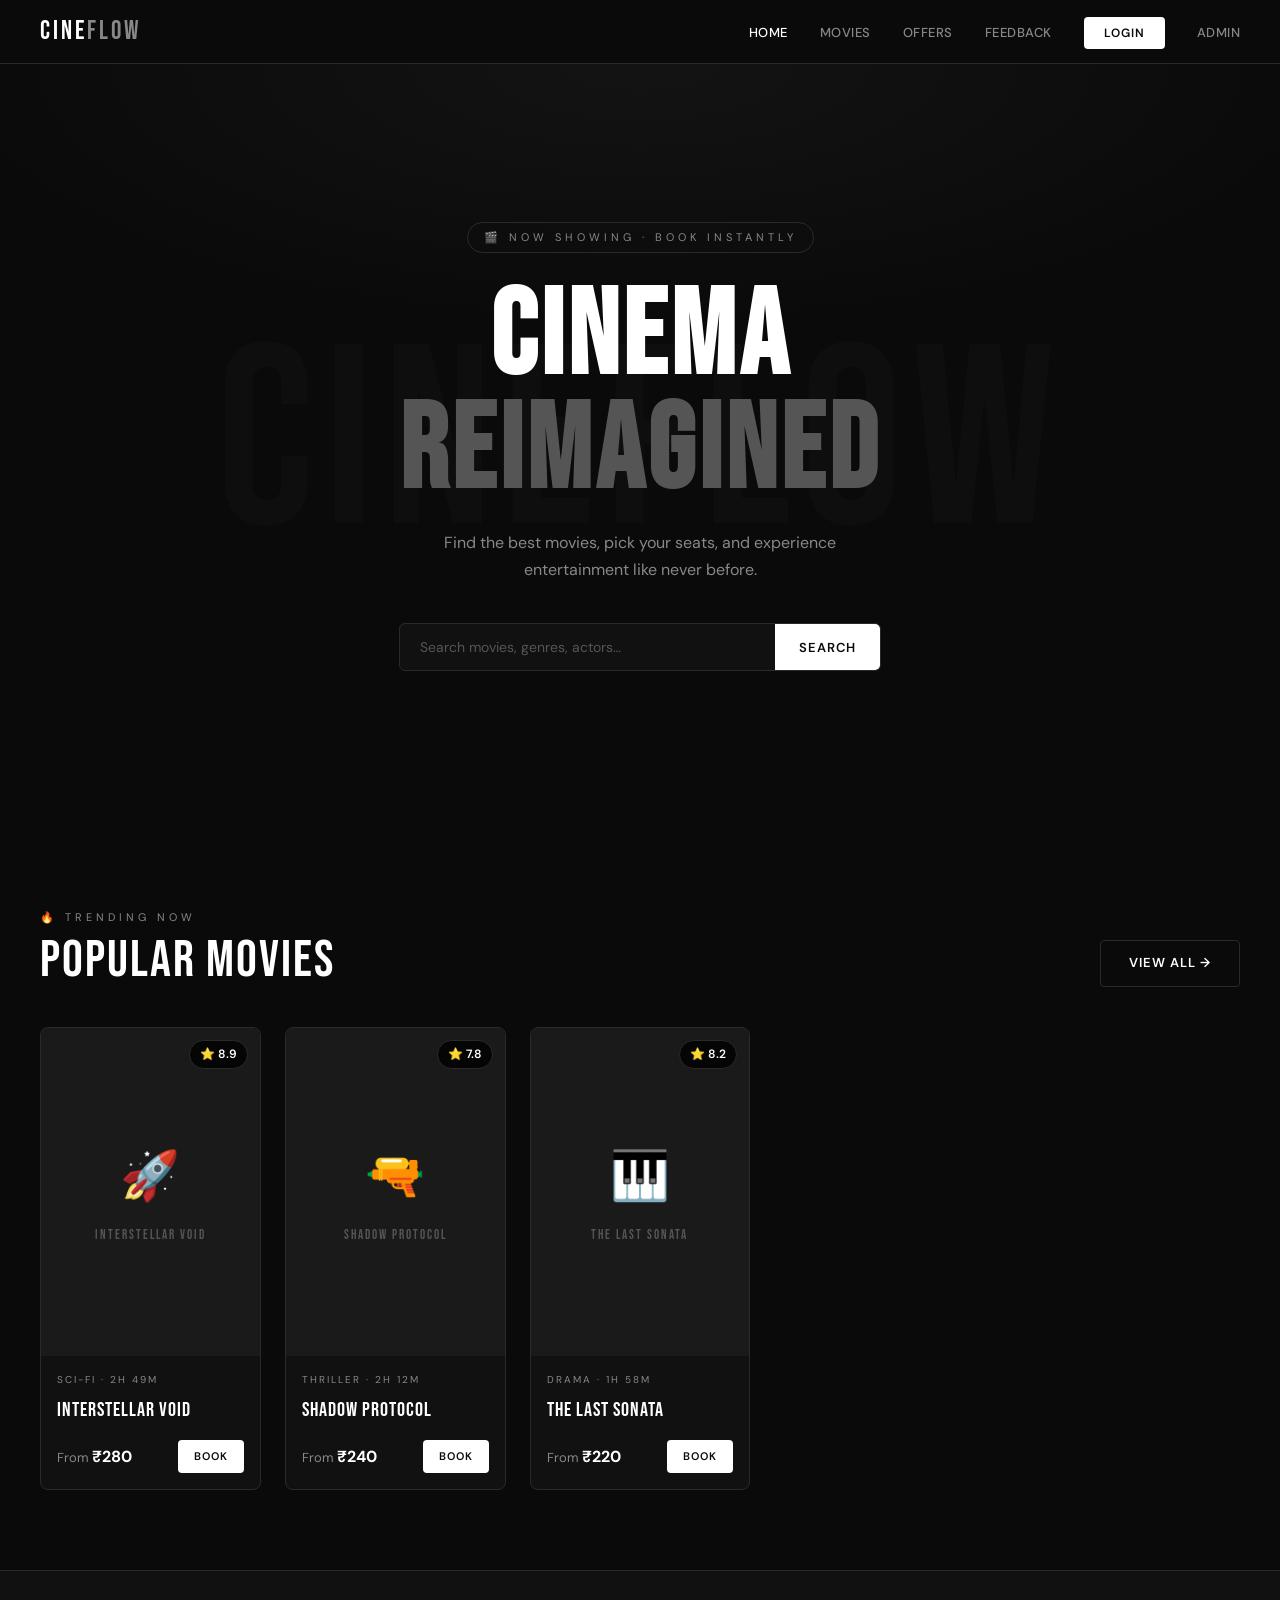
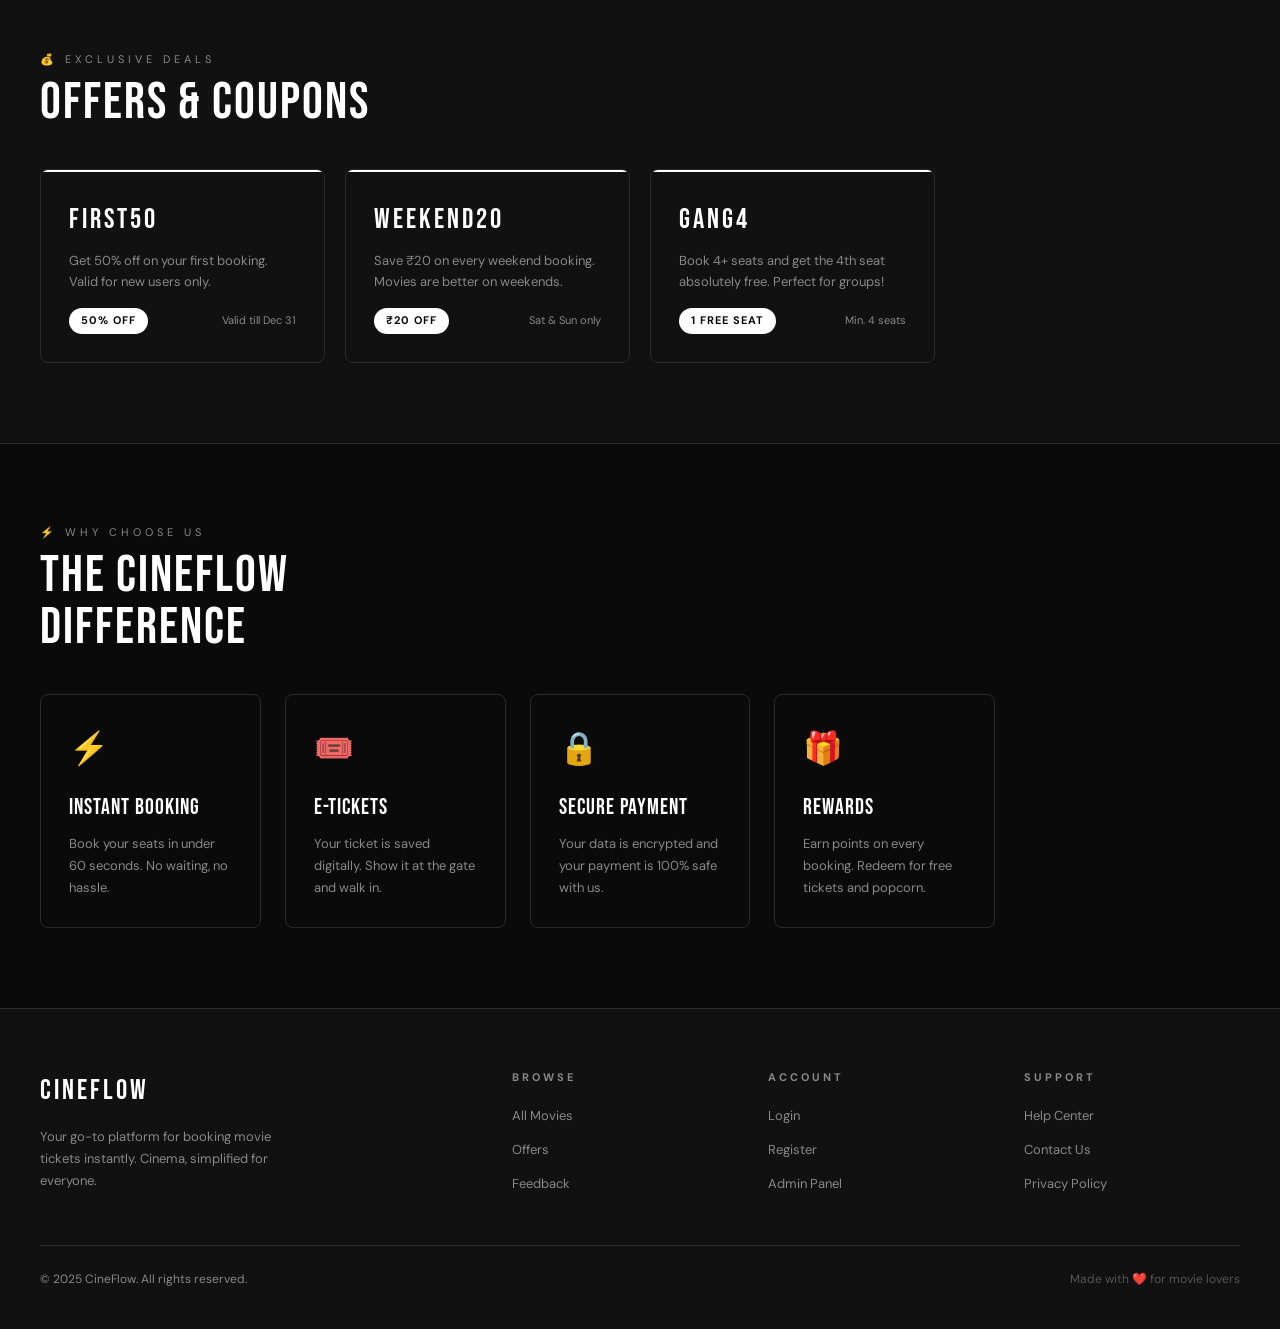
<file: index.html>
<!DOCTYPE html>
<html lang="en">
<head>
  <meta charset="UTF-8" />
  <meta name="viewport" content="width=device-width, initial-scale=1.0" />
  <title>CineFlow – Book Movie Tickets Online</title>




  <link rel="preconnect" href="https://fonts.googleapis.com">
  <link rel="preconnect" href="https://fonts.gstatic.com" crossorigin>
  <link href="https://fonts.googleapis.com/css2?family=Bebas+Neue&family=DM+Sans:wght@300;400;500;600&display=swap" rel="stylesheet">
  <style>
@import url('https://fonts.googleapis.com/css2?family=Bebas+Neue&family=DM+Sans:wght@300;400;500;600&display=swap');

/* =============================
   CineFlow – Global Styles
   ============================= */

:root {
  --bg: #0a0a0a;
  --surface: #111111;
  --surface2: #1a1a1a;
  --border: #2a2a2a;
  --white: #ffffff;
  --gray: #888888;
  --gray2: #555555;
  --accent: #ffffff;
  --danger: #ff4444;
  --success: #44cc88;
  --seat-free: #2a2a2a;
  --seat-sel: #ffffff;
  --seat-taken: #444444;
}

*, *::before, *::after { box-sizing: border-box; margin: 0; padding: 0; }

html { scroll-behavior: smooth; }

body {
  background: var(--bg);
  color: var(--white);
  font-family: 'DM Sans', sans-serif;
  font-size: 15px;
  line-height: 1.6;
  min-height: 100vh;
}

a { color: inherit; text-decoration: none; }
img { max-width: 100%; display: block; }
button { cursor: pointer; font-family: inherit; }
input, textarea { font-family: inherit; }

/* ===== SCROLLBAR ===== */
::-webkit-scrollbar { width: 6px; }
::-webkit-scrollbar-track { background: var(--bg); }
::-webkit-scrollbar-thumb { background: var(--border); border-radius: 3px; }

/* ===== NAVBAR ===== */
.navbar {
  display: flex;
  align-items: center;
  justify-content: space-between;
  padding: 0 40px;
  height: 64px;
  background: var(--bg);
  border-bottom: 1px solid var(--border);
  position: sticky;
  top: 0;
  z-index: 100;
  backdrop-filter: blur(10px);
}

.navbar .logo {
  font-family: 'Bebas Neue', cursive;
  font-size: 26px;
  letter-spacing: 3px;
  color: var(--white);
}

.navbar .logo span { color: var(--gray); }

.nav-links {
  display: flex;
  align-items: center;
  gap: 32px;
  list-style: none;
}

.nav-links a {
  font-size: 13px;
  font-weight: 500;
  letter-spacing: 0.5px;
  color: var(--gray);
  transition: color 0.2s;
  text-transform: uppercase;
}

.nav-links a:hover, .nav-links a.active { color: var(--white); }

.nav-links .btn-nav {
  background: var(--white);
  color: var(--bg);
  padding: 8px 20px;
  border-radius: 4px;
  font-size: 12px;
  font-weight: 600;
  letter-spacing: 1px;
  text-transform: uppercase;
  transition: background 0.2s, color 0.2s;
}

.nav-links .btn-nav:hover { background: var(--gray); color: var(--bg); }

.hamburger { display: none; flex-direction: column; gap: 5px; cursor: pointer; }
.hamburger span { width: 24px; height: 2px; background: var(--white); border-radius: 2px; transition: all 0.3s; }

/* ===== BUTTONS ===== */
.btn {
  display: inline-block;
  padding: 12px 28px;
  border-radius: 4px;
  font-size: 13px;
  font-weight: 600;
  letter-spacing: 1px;
  text-transform: uppercase;
  border: none;
  transition: all 0.2s;
}

.btn-primary {
  background: var(--white);
  color: var(--bg);
}
.btn-primary:hover { background: #ddd; transform: translateY(-1px); }

.btn-outline {
  background: transparent;
  color: var(--white);
  border: 1px solid var(--border);
}
.btn-outline:hover { border-color: var(--white); background: rgba(255,255,255,0.05); }

.btn-danger { background: var(--danger); color: white; }
.btn-danger:hover { background: #cc3333; }

.btn-sm { padding: 8px 16px; font-size: 11px; }

/* ===== HERO ===== */
.hero {
  min-height: 85vh;
  display: flex;
  align-items: center;
  justify-content: center;
  flex-direction: column;
  text-align: center;
  padding: 60px 20px;
  position: relative;
  overflow: hidden;
  background:
    radial-gradient(ellipse 80% 50% at 50% 0%, rgba(255,255,255,0.04) 0%, transparent 70%),
    var(--bg);
}

.hero::before {
  content: 'CINEFLOW';
  position: absolute;
  font-family: 'Bebas Neue', cursive;
  font-size: clamp(80px, 20vw, 280px);
  color: rgba(255,255,255,0.02);
  letter-spacing: 10px;
  pointer-events: none;
  user-select: none;
  z-index: 0;
}

.hero-content { position: relative; z-index: 1; }

.hero-tag {
  display: inline-block;
  font-size: 11px;
  letter-spacing: 4px;
  text-transform: uppercase;
  color: var(--gray);
  border: 1px solid var(--border);
  padding: 6px 16px;
  border-radius: 50px;
  margin-bottom: 28px;
}

.hero h1 {
  font-family: 'Bebas Neue', cursive;
  font-size: clamp(52px, 10vw, 120px);
  line-height: 0.95;
  letter-spacing: 4px;
  margin-bottom: 20px;
}

.hero h1 span { color: var(--gray2); }

.hero p {
  font-size: 16px;
  color: var(--gray);
  max-width: 460px;
  margin: 0 auto 40px;
  line-height: 1.7;
}

/* ===== SEARCH BAR ===== */
.search-bar {
  display: flex;
  max-width: 520px;
  width: 100%;
  margin: 0 auto;
  background: var(--surface);
  border: 1px solid var(--border);
  border-radius: 6px;
  overflow: hidden;
  transition: border-color 0.2s;
}

.search-bar:focus-within { border-color: var(--white); }

.search-bar input {
  flex: 1;
  background: transparent;
  border: none;
  outline: none;
  padding: 14px 20px;
  color: var(--white);
  font-size: 14px;
}

.search-bar input::placeholder { color: var(--gray2); }

.search-bar button {
  background: var(--white);
  color: var(--bg);
  border: none;
  padding: 14px 24px;
  font-size: 13px;
  font-weight: 600;
  letter-spacing: 1px;
  text-transform: uppercase;
  transition: background 0.2s;
}

.search-bar button:hover { background: #ddd; }

/* ===== SECTIONS ===== */
section { padding: 80px 40px; }

.section-header {
  display: flex;
  align-items: flex-end;
  justify-content: space-between;
  margin-bottom: 40px;
}

.section-label {
  font-size: 11px;
  letter-spacing: 4px;
  text-transform: uppercase;
  color: var(--gray);
  margin-bottom: 8px;
}

.section-title {
  font-family: 'Bebas Neue', cursive;
  font-size: clamp(32px, 5vw, 52px);
  letter-spacing: 2px;
  line-height: 1;
}

.divider {
  width: 100%;
  height: 1px;
  background: var(--border);
  margin: 0 0 60px;
}

/* ===== MOVIE CARDS ===== */
.movies-grid {
  display: grid;
  grid-template-columns: repeat(auto-fill, minmax(220px, 1fr));
  gap: 24px;
}

.movie-card {
  background: var(--surface);
  border: 1px solid var(--border);
  border-radius: 8px;
  overflow: hidden;
  transition: transform 0.2s, border-color 0.2s;
}

.movie-card:hover { transform: translateY(-4px); border-color: var(--gray2); }

.movie-card .poster {
  aspect-ratio: 2/3;
  overflow: hidden;
  position: relative;
  background: var(--surface2);
}

.movie-card .poster img {
  width: 100%;
  height: 100%;
  object-fit: cover;
  transition: transform 0.4s;
}

.movie-card:hover .poster img { transform: scale(1.04); }

.movie-card .poster .rating {
  position: absolute;
  top: 12px;
  right: 12px;
  background: rgba(0,0,0,0.8);
  border: 1px solid var(--border);
  padding: 4px 10px;
  border-radius: 50px;
  font-size: 12px;
  font-weight: 600;
}

.movie-card .card-body { padding: 16px; }

.movie-card .genre-tag {
  font-size: 10px;
  letter-spacing: 2px;
  text-transform: uppercase;
  color: var(--gray);
  margin-bottom: 6px;
}

.movie-card .title {
  font-family: 'Bebas Neue', cursive;
  font-size: 20px;
  letter-spacing: 1px;
  margin-bottom: 14px;
}

.movie-card .card-footer {
  display: flex;
  align-items: center;
  justify-content: space-between;
}

.movie-card .price { font-size: 13px; color: var(--gray); }
.movie-card .price strong { color: var(--white); font-size: 16px; }

/* ===== POSTER PLACEHOLDER ===== */
.poster-placeholder {
  width: 100%;
  height: 100%;
  display: flex;
  align-items: center;
  justify-content: center;
  background: var(--surface2);
  flex-direction: column;
  gap: 10px;
  color: var(--gray2);
}

.poster-placeholder .movie-icon { font-size: 48px; }
.poster-placeholder .movie-title-ph {
  font-family: 'Bebas Neue', cursive;
  font-size: 13px;
  letter-spacing: 2px;
  text-align: center;
  padding: 0 10px;
}

/* ===== OFFERS SECTION ===== */
.offers-grid {
  display: grid;
  grid-template-columns: repeat(auto-fill, minmax(280px, 1fr));
  gap: 20px;
}

.offer-card {
  border: 1px solid var(--border);
  border-radius: 8px;
  padding: 28px;
  position: relative;
  overflow: hidden;
  background: var(--surface);
}

.offer-card::before {
  content: '';
  position: absolute;
  top: 0; left: 0; right: 0;
  height: 2px;
  background: var(--white);
}

.offer-code {
  font-family: 'Bebas Neue', cursive;
  font-size: 28px;
  letter-spacing: 3px;
  margin-bottom: 8px;
}

.offer-desc { color: var(--gray); font-size: 13px; margin-bottom: 16px; }

.offer-badge {
  display: inline-block;
  background: var(--white);
  color: var(--bg);
  font-size: 11px;
  font-weight: 700;
  letter-spacing: 1px;
  text-transform: uppercase;
  padding: 4px 12px;
  border-radius: 50px;
}

/* ===== FOOTER ===== */
footer {
  background: var(--surface);
  border-top: 1px solid var(--border);
  padding: 60px 40px 40px;
}

.footer-grid {
  display: grid;
  grid-template-columns: 2fr 1fr 1fr 1fr;
  gap: 40px;
  margin-bottom: 40px;
}

.footer-brand .logo-text {
  font-family: 'Bebas Neue', cursive;
  font-size: 28px;
  letter-spacing: 3px;
  margin-bottom: 12px;
}

.footer-brand p { color: var(--gray); font-size: 13px; line-height: 1.7; max-width: 240px; }

.footer-col h4 {
  font-size: 11px;
  letter-spacing: 3px;
  text-transform: uppercase;
  color: var(--gray);
  margin-bottom: 16px;
}

.footer-col ul { list-style: none; }
.footer-col ul li { margin-bottom: 10px; }
.footer-col ul li a { font-size: 13px; color: var(--gray); transition: color 0.2s; }
.footer-col ul li a:hover { color: var(--white); }

.footer-bottom {
  border-top: 1px solid var(--border);
  padding-top: 24px;
  display: flex;
  justify-content: space-between;
  align-items: center;
}

.footer-bottom p { font-size: 12px; color: var(--gray); }

/* ===== AUTH PAGES ===== */
.auth-page {
  min-height: 100vh;
  display: flex;
  align-items: center;
  justify-content: center;
  padding: 40px 20px;
  background:
    radial-gradient(ellipse 60% 40% at 50% 0%, rgba(255,255,255,0.03) 0%, transparent 70%),
    var(--bg);
}

.auth-box {
  width: 100%;
  max-width: 420px;
  background: var(--surface);
  border: 1px solid var(--border);
  border-radius: 12px;
  padding: 48px 40px;
}

.auth-logo {
  font-family: 'Bebas Neue', cursive;
  font-size: 28px;
  letter-spacing: 3px;
  text-align: center;
  margin-bottom: 8px;
}

.auth-subtitle {
  text-align: center;
  font-size: 13px;
  color: var(--gray);
  margin-bottom: 36px;
}

.form-group { margin-bottom: 20px; }

.form-group label {
  display: block;
  font-size: 11px;
  letter-spacing: 2px;
  text-transform: uppercase;
  color: var(--gray);
  margin-bottom: 8px;
}

.form-group input,
.form-group textarea,
.form-group select {
  width: 100%;
  background: var(--surface2);
  border: 1px solid var(--border);
  border-radius: 6px;
  padding: 12px 16px;
  color: var(--white);
  font-size: 14px;
  outline: none;
  transition: border-color 0.2s;
}

.form-group input:focus,
.form-group textarea:focus,
.form-group select:focus { border-color: var(--white); }

.form-group textarea { resize: vertical; min-height: 120px; }

.form-group select option { background: var(--surface2); }

.auth-footer {
  text-align: center;
  margin-top: 24px;
  font-size: 13px;
  color: var(--gray);
}

.auth-footer a { color: var(--white); text-decoration: underline; }

.toast {
  padding: 10px 16px;
  border-radius: 6px;
  font-size: 13px;
  margin-bottom: 16px;
  text-align: center;
  display: none;
}
.toast.success { background: rgba(68,204,136,0.15); border: 1px solid var(--success); color: var(--success); display: block; }
.toast.error { background: rgba(255,68,68,0.1); border: 1px solid var(--danger); color: var(--danger); display: block; }

/* ===== MOVIE DETAIL ===== */
.movie-detail {
  max-width: 1100px;
  margin: 0 auto;
  padding: 60px 40px;
}

.movie-detail-inner {
  display: grid;
  grid-template-columns: 300px 1fr;
  gap: 60px;
  align-items: start;
}

.detail-poster {
  aspect-ratio: 2/3;
  border-radius: 8px;
  overflow: hidden;
  border: 1px solid var(--border);
  background: var(--surface2);
}

.detail-poster img { width: 100%; height: 100%; object-fit: cover; }

.detail-meta .genre-tag {
  font-size: 11px;
  letter-spacing: 3px;
  text-transform: uppercase;
  color: var(--gray);
  margin-bottom: 12px;
}

.detail-meta h1 {
  font-family: 'Bebas Neue', cursive;
  font-size: clamp(40px, 6vw, 72px);
  letter-spacing: 3px;
  line-height: 0.95;
  margin-bottom: 20px;
}

.detail-stats {
  display: flex;
  gap: 24px;
  flex-wrap: wrap;
  margin-bottom: 24px;
}

.stat {
  display: flex;
  flex-direction: column;
  gap: 4px;
}

.stat-label { font-size: 10px; letter-spacing: 2px; text-transform: uppercase; color: var(--gray); }
.stat-value { font-size: 16px; font-weight: 600; }

.detail-desc { color: var(--gray); font-size: 14px; line-height: 1.8; margin-bottom: 28px; }

.seats-warning {
  display: inline-flex;
  align-items: center;
  gap: 8px;
  padding: 10px 16px;
  background: rgba(255,68,68,0.08);
  border: 1px solid rgba(255,68,68,0.25);
  border-radius: 6px;
  font-size: 13px;
  color: var(--danger);
  margin-bottom: 28px;
}

/* ===== SEATS PAGE ===== */
.seats-page { max-width: 800px; margin: 0 auto; padding: 60px 40px; }
.seats-page h1 { font-family: 'Bebas Neue', cursive; font-size: 48px; letter-spacing: 3px; margin-bottom: 8px; }
.seats-page .sub { color: var(--gray); font-size: 13px; margin-bottom: 40px; }

.screen-bar {
  width: 70%;
  margin: 0 auto 40px;
  height: 4px;
  background: linear-gradient(90deg, transparent, var(--white), transparent);
  border-radius: 2px;
  position: relative;
}

.screen-bar::after {
  content: 'SCREEN';
  position: absolute;
  top: 12px;
  left: 50%;
  transform: translateX(-50%);
  font-size: 10px;
  letter-spacing: 4px;
  color: var(--gray2);
}

.seats-grid {
  display: grid;
  grid-template-columns: repeat(5, 1fr);
  gap: 10px;
  margin-bottom: 40px;
}

.seat {
  aspect-ratio: 1;
  border-radius: 6px;
  background: var(--seat-free);
  border: 1px solid var(--border);
  cursor: pointer;
  display: flex;
  align-items: center;
  justify-content: center;
  font-size: 11px;
  color: var(--gray);
  font-weight: 600;
  transition: all 0.15s;
}

.seat:hover:not(.taken) { border-color: var(--white); }

.seat.selected {
  background: var(--seat-sel);
  color: var(--bg);
  border-color: var(--white);
}

.seat.taken {
  background: var(--seat-taken);
  cursor: not-allowed;
  opacity: 0.4;
  color: var(--gray2);
}

.seat-legend {
  display: flex;
  gap: 24px;
  margin-bottom: 32px;
  flex-wrap: wrap;
}

.legend-item { display: flex; align-items: center; gap: 8px; font-size: 12px; color: var(--gray); }
.legend-dot { width: 14px; height: 14px; border-radius: 3px; flex-shrink: 0; }
.legend-dot.free { background: var(--seat-free); border: 1px solid var(--border); }
.legend-dot.selected { background: var(--white); }
.legend-dot.taken { background: var(--seat-taken); opacity: 0.4; }

.booking-summary {
  background: var(--surface);
  border: 1px solid var(--border);
  border-radius: 8px;
  padding: 24px;
  margin-bottom: 24px;
}

.summary-row { display: flex; justify-content: space-between; padding: 8px 0; }
.summary-row:not(:last-child) { border-bottom: 1px solid var(--border); }
.summary-label { font-size: 13px; color: var(--gray); }
.summary-value { font-size: 13px; font-weight: 600; }
.summary-value.total { font-size: 18px; font-family: 'Bebas Neue', cursive; letter-spacing: 1px; }

/* ===== CONFIRMATION ===== */
.confirmation-page { max-width: 560px; margin: 0 auto; padding: 80px 40px; text-align: center; }

.confirm-icon {
  width: 80px;
  height: 80px;
  border-radius: 50%;
  background: rgba(68,204,136,0.1);
  border: 2px solid var(--success);
  display: flex;
  align-items: center;
  justify-content: center;
  font-size: 36px;
  margin: 0 auto 32px;
}

.confirmation-page h1 {
  font-family: 'Bebas Neue', cursive;
  font-size: 52px;
  letter-spacing: 3px;
  margin-bottom: 12px;
}

.confirmation-page .sub { color: var(--gray); margin-bottom: 40px; }

.ticket-card {
  background: var(--surface);
  border: 1px solid var(--border);
  border-radius: 12px;
  overflow: hidden;
  text-align: left;
  margin-bottom: 32px;
}

.ticket-header {
  background: var(--white);
  color: var(--bg);
  padding: 20px 24px;
  display: flex;
  justify-content: space-between;
  align-items: center;
}

.ticket-header .ticket-logo {
  font-family: 'Bebas Neue', cursive;
  font-size: 20px;
  letter-spacing: 3px;
}

.ticket-header .ticket-id { font-size: 11px; font-weight: 600; letter-spacing: 1px; opacity: 0.6; }

.ticket-body { padding: 24px; }
.ticket-row { display: flex; justify-content: space-between; padding: 10px 0; border-bottom: 1px solid var(--border); }
.ticket-row:last-child { border-bottom: none; }
.ticket-key { font-size: 11px; letter-spacing: 2px; text-transform: uppercase; color: var(--gray); }
.ticket-val { font-size: 14px; font-weight: 600; text-align: right; }

.ticket-divider {
  border: none;
  border-top: 2px dashed var(--border);
  margin: 0;
}

/* ===== FEEDBACK PAGE ===== */
.feedback-page { max-width: 600px; margin: 0 auto; padding: 80px 40px; }
.feedback-page h1 { font-family: 'Bebas Neue', cursive; font-size: 52px; letter-spacing: 3px; margin-bottom: 8px; }
.feedback-page .sub { color: var(--gray); margin-bottom: 40px; }

.star-group { display: flex; gap: 8px; margin-bottom: 24px; }
.star {
  font-size: 28px;
  cursor: pointer;
  color: var(--gray2);
  transition: color 0.15s;
  user-select: none;
}
.star.active { color: var(--white); }

/* ===== ADMIN PAGE ===== */
.admin-layout {
  display: grid;
  grid-template-columns: 220px 1fr;
  min-height: calc(100vh - 64px);
}

.admin-sidebar {
  background: var(--surface);
  border-right: 1px solid var(--border);
  padding: 32px 0;
}

.sidebar-title {
  font-size: 10px;
  letter-spacing: 3px;
  text-transform: uppercase;
  color: var(--gray);
  padding: 0 24px;
  margin-bottom: 16px;
}

.sidebar-nav { list-style: none; }
.sidebar-nav li a {
  display: flex;
  align-items: center;
  gap: 10px;
  padding: 12px 24px;
  font-size: 13px;
  color: var(--gray);
  transition: all 0.2s;
}
.sidebar-nav li a:hover, .sidebar-nav li a.active {
  color: var(--white);
  background: rgba(255,255,255,0.05);
}
.sidebar-nav li a .icon { font-size: 16px; }

.admin-main { padding: 40px; overflow-y: auto; }

.admin-section { display: none; }
.admin-section.active { display: block; }

.admin-header {
  display: flex;
  align-items: center;
  justify-content: space-between;
  margin-bottom: 32px;
}

.admin-header h2 {
  font-family: 'Bebas Neue', cursive;
  font-size: 36px;
  letter-spacing: 2px;
}

/* ===== STATS CARDS ===== */
.stats-row { display: grid; grid-template-columns: repeat(auto-fill, minmax(180px, 1fr)); gap: 20px; margin-bottom: 40px; }
.stat-card {
  background: var(--surface);
  border: 1px solid var(--border);
  border-radius: 8px;
  padding: 24px;
}
.stat-card .s-label { font-size: 10px; letter-spacing: 2px; text-transform: uppercase; color: var(--gray); margin-bottom: 8px; }
.stat-card .s-value { font-family: 'Bebas Neue', cursive; font-size: 36px; letter-spacing: 2px; }

/* ===== TABLE ===== */
.table-wrap { background: var(--surface); border: 1px solid var(--border); border-radius: 8px; overflow: hidden; }

table { width: 100%; border-collapse: collapse; }
thead { background: var(--surface2); }
thead th {
  padding: 14px 16px;
  text-align: left;
  font-size: 10px;
  letter-spacing: 2px;
  text-transform: uppercase;
  color: var(--gray);
  border-bottom: 1px solid var(--border);
}
tbody tr { border-bottom: 1px solid var(--border); transition: background 0.15s; }
tbody tr:last-child { border-bottom: none; }
tbody tr:hover { background: rgba(255,255,255,0.02); }
tbody td { padding: 14px 16px; font-size: 13px; vertical-align: middle; }

.table-poster {
  width: 40px;
  height: 56px;
  border-radius: 4px;
  object-fit: cover;
  background: var(--surface2);
  display: flex;
  align-items: center;
  justify-content: center;
  font-size: 20px;
}

.action-btns { display: flex; gap: 8px; }

/* ===== ADD MOVIE FORM ===== */
.add-movie-form {
  background: var(--surface);
  border: 1px solid var(--border);
  border-radius: 8px;
  padding: 32px;
  margin-bottom: 40px;
}

.form-row {
  display: grid;
  grid-template-columns: 1fr 1fr;
  gap: 20px;
}

/* ===== PAGE HEADER ===== */
.page-header {
  padding: 60px 40px 0;
  max-width: 1200px;
  margin: 0 auto;
}

.page-header h1 { font-family: 'Bebas Neue', cursive; font-size: clamp(40px, 7vw, 72px); letter-spacing: 3px; margin-bottom: 8px; }
.page-header p { color: var(--gray); font-size: 14px; }

/* ===== BREADCRUMB ===== */
.breadcrumb {
  display: flex;
  align-items: center;
  gap: 8px;
  font-size: 12px;
  color: var(--gray);
  margin-bottom: 40px;
}
.breadcrumb a { color: var(--gray); transition: color 0.2s; }
.breadcrumb a:hover { color: var(--white); }
.breadcrumb span { color: var(--gray2); }

/* ===== SEARCH RESULTS ===== */
.search-results-info { font-size: 13px; color: var(--gray); margin-bottom: 24px; }

/* ===== MOBILE ===== */
@media (max-width: 768px) {
  .navbar { padding: 0 20px; }
  .nav-links { display: none; flex-direction: column; position: absolute; top: 64px; left: 0; right: 0; background: var(--surface); border-bottom: 1px solid var(--border); padding: 20px; gap: 16px; }
  .nav-links.open { display: flex; }
  .hamburger { display: flex; }

  section { padding: 60px 20px; }
  .footer-grid { grid-template-columns: 1fr 1fr; }
  .movie-detail-inner { grid-template-columns: 1fr; }
  .detail-poster { max-width: 240px; }
  .admin-layout { grid-template-columns: 1fr; }
  .admin-sidebar { display: none; }
  .form-row { grid-template-columns: 1fr; }
  .seats-grid { grid-template-columns: repeat(4, 1fr); }
  .page-header { padding: 40px 20px 0; }
  .movie-detail { padding: 40px 20px; }
  .seats-page { padding: 40px 20px; }
  .feedback-page { padding: 60px 20px; }
  .confirmation-page { padding: 60px 20px; }
}

@media (max-width: 480px) {
  .footer-grid { grid-template-columns: 1fr; }
  .seats-grid { grid-template-columns: repeat(4, 1fr); }
}
  </style>
</head>
<body>

  <!-- NAVBAR -->
  <nav class="navbar">
    <a href="index.html" class="logo">Cine<span>Flow</span></a>
    <ul class="nav-links" id="nav-links">
      <li><a href="index.html" class="active">Home</a></li>
      <li><a href="movies.html">Movies</a></li>
      <li><a href="index.html#offers">Offers</a></li>
      <li><a href="feedback.html">Feedback</a></li>
      <li id="nav-login"><a href="login.html" class="btn-nav">Login</a></li>
      <li id="nav-logout" style="display:none"><a href="#" onclick="logout()" class="btn-nav">Logout</a></li>
      <li><a href="admin.html">Admin</a></li>
    </ul>
    <div class="hamburger" onclick="this.nextElementSibling && document.getElementById('nav-links').classList.toggle('open')">
      <span></span><span></span><span></span>
    </div>
  </nav>

  <!-- HERO -->
  <section class="hero">
    <div class="hero-content">
      <div class="hero-tag">🎬 Now Showing · Book Instantly</div>
      <h1>CINEMA<br><span>REIMAGINED</span></h1>
      <p>Find the best movies, pick your seats, and experience entertainment like never before.</p>
      <div class="search-bar">
        <input type="text" id="search-input" placeholder="Search movies, genres, actors…" />
        <button id="search-btn">Search</button>
      </div>
    </div>
  </section>

  <!-- TRENDING MOVIES -->
  <section>
    <div class="section-header">
      <div>
        <div class="section-label">🔥 Trending Now</div>
        <div class="section-title">Popular Movies</div>
      </div>
      <a href="movies.html" class="btn btn-outline">View All →</a>
    </div>
    <div class="movies-grid" id="trending-grid"></div>
  </section>

  <!-- OFFERS -->
  <section id="offers" style="background:var(--surface); border-top:1px solid var(--border); border-bottom:1px solid var(--border);">
    <div class="section-header">
      <div>
        <div class="section-label">💰 Exclusive Deals</div>
        <div class="section-title">Offers & Coupons</div>
      </div>
    </div>
    <div class="offers-grid">
      <div class="offer-card">
        <div class="offer-code">FIRST50</div>
        <div class="offer-desc">Get 50% off on your first booking. Valid for new users only.</div>
        <div style="display:flex;align-items:center;justify-content:space-between">
          <span class="offer-badge">50% OFF</span>
          <span style="font-size:11px;color:var(--gray)">Valid till Dec 31</span>
        </div>
      </div>
      <div class="offer-card">
        <div class="offer-code">WEEKEND20</div>
        <div class="offer-desc">Save ₹20 on every weekend booking. Movies are better on weekends.</div>
        <div style="display:flex;align-items:center;justify-content:space-between">
          <span class="offer-badge">₹20 OFF</span>
          <span style="font-size:11px;color:var(--gray)">Sat & Sun only</span>
        </div>
      </div>
      <div class="offer-card">
        <div class="offer-code">GANG4</div>
        <div class="offer-desc">Book 4+ seats and get the 4th seat absolutely free. Perfect for groups!</div>
        <div style="display:flex;align-items:center;justify-content:space-between">
          <span class="offer-badge">1 FREE SEAT</span>
          <span style="font-size:11px;color:var(--gray)">Min. 4 seats</span>
        </div>
      </div>
    </div>
  </section>

  <!-- WHY CINEFLOW -->
  <section>
    <div class="section-header">
      <div>
        <div class="section-label">⚡ Why Choose Us</div>
        <div class="section-title">The CineFlow<br>Difference</div>
      </div>
    </div>
    <div style="display:grid;grid-template-columns:repeat(auto-fill,minmax(220px,1fr));gap:24px">
      <div style="border:1px solid var(--border);border-radius:8px;padding:28px">
        <div style="font-size:32px;margin-bottom:16px">⚡</div>
        <div style="font-family:'Bebas Neue',cursive;font-size:22px;letter-spacing:1px;margin-bottom:8px">Instant Booking</div>
        <div style="color:var(--gray);font-size:13px;line-height:1.7">Book your seats in under 60 seconds. No waiting, no hassle.</div>
      </div>
      <div style="border:1px solid var(--border);border-radius:8px;padding:28px">
        <div style="font-size:32px;margin-bottom:16px">🎟️</div>
        <div style="font-family:'Bebas Neue',cursive;font-size:22px;letter-spacing:1px;margin-bottom:8px">E-Tickets</div>
        <div style="color:var(--gray);font-size:13px;line-height:1.7">Your ticket is saved digitally. Show it at the gate and walk in.</div>
      </div>
      <div style="border:1px solid var(--border);border-radius:8px;padding:28px">
        <div style="font-size:32px;margin-bottom:16px">🔒</div>
        <div style="font-family:'Bebas Neue',cursive;font-size:22px;letter-spacing:1px;margin-bottom:8px">Secure Payment</div>
        <div style="color:var(--gray);font-size:13px;line-height:1.7">Your data is encrypted and your payment is 100% safe with us.</div>
      </div>
      <div style="border:1px solid var(--border);border-radius:8px;padding:28px">
        <div style="font-size:32px;margin-bottom:16px">🎁</div>
        <div style="font-family:'Bebas Neue',cursive;font-size:22px;letter-spacing:1px;margin-bottom:8px">Rewards</div>
        <div style="color:var(--gray);font-size:13px;line-height:1.7">Earn points on every booking. Redeem for free tickets and popcorn.</div>
      </div>
    </div>
  </section>

  <!-- FOOTER -->
  <footer>
    <div class="footer-grid">
      <div class="footer-brand">
        <div class="logo-text">CineFlow</div>
        <p>Your go-to platform for booking movie tickets instantly. Cinema, simplified for everyone.</p>
      </div>
      <div class="footer-col">
        <h4>Browse</h4>
        <ul>
          <li><a href="movies.html">All Movies</a></li>
          <li><a href="index.html#offers">Offers</a></li>
          <li><a href="feedback.html">Feedback</a></li>
        </ul>
      </div>
      <div class="footer-col">
        <h4>Account</h4>
        <ul>
          <li><a href="login.html">Login</a></li>
          <li><a href="register.html">Register</a></li>
          <li><a href="admin.html">Admin Panel</a></li>
        </ul>
      </div>
      <div class="footer-col">
        <h4>Support</h4>
        <ul>
          <li><a href="#">Help Center</a></li>
          <li><a href="#">Contact Us</a></li>
          <li><a href="#">Privacy Policy</a></li>
        </ul>
      </div>
    </div>
    <div class="footer-bottom">
      <p>© 2025 CineFlow. All rights reserved.</p>
      <p style="color:var(--gray2)">Made with ❤️ for movie lovers</p>
    </div>
  </footer>


  <script>
// ============================================
// CineFlow – script.js
// Vanilla JS: auth, seats, feedback, admin
// ============================================

// ───────────────────────────────────────────
// MOVIES DATA (shared across pages)
// ───────────────────────────────────────────
const MOVIES = [
  { id: 1, title: "Interstellar Void", genre: "Sci-Fi", rating: "8.9", duration: "2h 49m", price: 280, desc: "A crew of astronauts journey through a wormhole near Saturn in search of a new home for humanity as Earth faces extinction. A breathtaking odyssey across time and space.", language: "English", seats_left: 4 },
  { id: 2, title: "Shadow Protocol", genre: "Thriller", rating: "7.8", duration: "2h 12m", price: 240, desc: "A rogue intelligence operative uncovers a global conspiracy that threatens to rewrite history. Every decision leads deeper into the labyrinth.", language: "English", seats_left: 12 },
  { id: 3, title: "The Last Sonata", genre: "Drama", rating: "8.2", duration: "1h 58m", price: 220, desc: "A famed pianist losing his hearing races against time to compose one final masterpiece — a love letter to the music that defined his life.", language: "English", seats_left: 7 },
  { id: 4, title: "Neon Requiem", genre: "Action", rating: "7.5", duration: "2h 05m", price: 260, desc: "In a city where corporations rule and justice is for sale, one ex-detective fights to reclaim the streets from the syndicate that destroyed his family.", language: "English", seats_left: 15 },
  { id: 5, title: "Pale Blue Tide", genre: "Horror", rating: "7.2", duration: "1h 52m", price: 200, desc: "A marine biologist's deep-sea expedition encounters something ancient and sentient. Some discoveries were meant to stay buried in the dark.", language: "English", seats_left: 3 },
  { id: 6, title: "The Grand Cipher", genre: "Mystery", rating: "8.5", duration: "2h 28m", price: 250, desc: "A cryptographer inherits a map containing the locations of seven stolen masterpieces, each guarded by an elaborate puzzle designed by her late grandfather.", language: "English", seats_left: 9 },
];

const EMOJIS = ["🚀", "🔫", "🎹", "⚡", "🌊", "🔍"];

// ───────────────────────────────────────────
// UTILITIES
// ───────────────────────────────────────────
function $(sel, ctx) { return (ctx || document).querySelector(sel); }
function $$(sel, ctx) { return [...(ctx || document).querySelectorAll(sel)]; }

function showToast(id, msg, type) {
  const el = document.getElementById(id);
  if (!el) return;
  el.textContent = msg;
  el.className = 'toast ' + type;
  setTimeout(() => el.classList.remove(type), 3500);
}

function generateId() {
  return 'CF' + Date.now().toString(36).toUpperCase() + Math.random().toString(36).slice(2,5).toUpperCase();
}

// ───────────────────────────────────────────
// NAVBAR – hamburger menu
// ───────────────────────────────────────────
function initNavbar() {
  const hamburger = $('.hamburger');
  const navLinks = $('.nav-links');
  if (!hamburger || !navLinks) return;

  hamburger.addEventListener('click', () => {
    navLinks.classList.toggle('open');
  });

  // Close on outside click
  document.addEventListener('click', (e) => {
    if (!hamburger.contains(e.target) && !navLinks.contains(e.target)) {
      navLinks.classList.remove('open');
    }
  });

  // Highlight active link
  const currentPage = window.location.pathname.split('/').pop() || 'index.html';
  $$('.nav-links a').forEach(a => {
    if (a.getAttribute('href') === currentPage) a.classList.add('active');
  });

  // Show/hide login vs profile
  updateNavAuth();
}

function updateNavAuth() {
  const user = JSON.parse(localStorage.getItem('cf_user') || 'null');
  const loginLink = document.getElementById('nav-login');
  const logoutLink = document.getElementById('nav-logout');
  if (loginLink) loginLink.style.display = user ? 'none' : '';
  if (logoutLink) logoutLink.style.display = user ? '' : 'none';
}

function logout() {
  localStorage.removeItem('cf_user');
  window.location.href = 'index.html';
}

// ───────────────────────────────────────────
// HOME PAGE – search
// ───────────────────────────────────────────
function initSearch() {
  const btn = document.getElementById('search-btn');
  const input = document.getElementById('search-input');
  if (!btn || !input) return;

  function doSearch() {
    const q = input.value.trim();
    if (q) window.location.href = `movies.html?q=${encodeURIComponent(q)}`;
  }

  btn.addEventListener('click', doSearch);
  input.addEventListener('keydown', e => { if (e.key === 'Enter') doSearch(); });
}

// ───────────────────────────────────────────
// MOVIES PAGE
// ───────────────────────────────────────────
function initMoviesPage() {
  const grid = document.getElementById('movies-grid');
  if (!grid) return;

  const params = new URLSearchParams(window.location.search);
  const q = params.get('q') || '';

  const info = document.getElementById('search-results-info');
  let movies = MOVIES;

  if (q) {
    movies = MOVIES.filter(m =>
      m.title.toLowerCase().includes(q.toLowerCase()) ||
      m.genre.toLowerCase().includes(q.toLowerCase())
    );
    if (info) info.textContent = `${movies.length} result${movies.length !== 1 ? 's' : ''} for "${q}"`;
    if (document.getElementById('search-input')) document.getElementById('search-input').value = q;
  } else {
    if (info) info.textContent = `${movies.length} movies now showing`;
  }

  renderMovieCards(grid, movies);
}

function renderMovieCards(grid, movies) {
  if (!movies.length) {
    grid.innerHTML = '<p style="color:var(--gray);grid-column:1/-1;">No movies found.</p>';
    return;
  }
  grid.innerHTML = movies.map((m, i) => `
    <div class="movie-card" style="animation-delay:${i * 0.06}s">
      <div class="poster">
        <div class="poster-placeholder">
          <div class="movie-icon">${EMOJIS[m.id - 1] || '🎬'}</div>
          <div class="movie-title-ph">${m.title}</div>
        </div>
        <div class="rating">⭐ ${m.rating}</div>
      </div>
      <div class="card-body">
        <div class="genre-tag">${m.genre} · ${m.duration}</div>
        <div class="title">${m.title}</div>
        <div class="card-footer">
          <div class="price">From <strong>₹${m.price}</strong></div>
          <a href="movie.html?id=${m.id}" class="btn btn-primary btn-sm">Book</a>
        </div>
      </div>
    </div>
  `).join('');
}

// Home page trending
function initTrending() {
  const grid = document.getElementById('trending-grid');
  if (!grid) return;
  renderMovieCards(grid, MOVIES.slice(0, 3));
}

// ───────────────────────────────────────────
// MOVIE DETAIL PAGE
// ───────────────────────────────────────────
function initMovieDetail() {
  const container = document.getElementById('movie-detail');
  if (!container) return;

  const params = new URLSearchParams(window.location.search);
  const id = parseInt(params.get('id'));
  const movie = MOVIES.find(m => m.id === id);

  if (!movie) {
    container.innerHTML = '<p style="color:var(--gray)">Movie not found.</p>';
    return;
  }

  document.title = `${movie.title} – CineFlow`;

  container.innerHTML = `
    <div class="breadcrumb">
      <a href="movies.html">Movies</a>
      <span>›</span>
      <span>${movie.title}</span>
    </div>
    <div class="movie-detail-inner">
      <div class="detail-poster">
        <div class="poster-placeholder" style="height:100%;min-height:360px;">
          <div class="movie-icon" style="font-size:72px">${EMOJIS[movie.id - 1] || '🎬'}</div>
          <div class="movie-title-ph" style="font-size:16px">${movie.title}</div>
        </div>
      </div>
      <div class="detail-meta">
        <div class="genre-tag">${movie.genre}</div>
        <h1>${movie.title}</h1>
        <div class="detail-stats">
          <div class="stat"><span class="stat-label">Rating</span><span class="stat-value">⭐ ${movie.rating}</span></div>
          <div class="stat"><span class="stat-label">Duration</span><span class="stat-value">${movie.duration}</span></div>
          <div class="stat"><span class="stat-label">Language</span><span class="stat-value">${movie.language}</span></div>
          <div class="stat"><span class="stat-label">Price</span><span class="stat-value">₹${movie.price}</span></div>
        </div>
        <p class="detail-desc">${movie.desc}</p>
        ${movie.seats_left <= 6 ? `<div class="seats-warning">⚠️ Only ${movie.seats_left} seats left! Book now.</div>` : ''}
        <a href="seats.html?id=${movie.id}" class="btn btn-primary">Select Seats →</a>
      </div>
    </div>
  `;
}

// ───────────────────────────────────────────
// REGISTER
// ───────────────────────────────────────────
function initRegister() {
  const form = document.getElementById('register-form');
  if (!form) return;

  form.addEventListener('submit', (e) => {
    e.preventDefault();
    const name = form.querySelector('#reg-name').value.trim();
    const email = form.querySelector('#reg-email').value.trim().toLowerCase();
    const pass = form.querySelector('#reg-pass').value;
    const pass2 = form.querySelector('#reg-pass2').value;

    if (!name || !email || !pass) return showToast('reg-toast', 'All fields are required.', 'error');
    if (pass !== pass2) return showToast('reg-toast', 'Passwords do not match.', 'error');
    if (pass.length < 6) return showToast('reg-toast', 'Password must be at least 6 characters.', 'error');

    const users = JSON.parse(localStorage.getItem('cf_users') || '[]');
    if (users.find(u => u.email === email)) return showToast('reg-toast', 'Email already registered.', 'error');

    users.push({ name, email, pass });
    localStorage.setItem('cf_users', JSON.stringify(users));
    showToast('reg-toast', 'Account created! Redirecting...', 'success');
    setTimeout(() => window.location.href = 'login.html', 1500);
  });
}

// ───────────────────────────────────────────
// LOGIN
// ───────────────────────────────────────────
function initLogin() {
  const form = document.getElementById('login-form');
  if (!form) return;

  form.addEventListener('submit', (e) => {
    e.preventDefault();
    const email = form.querySelector('#login-email').value.trim().toLowerCase();
    const pass = form.querySelector('#login-pass').value;

    // Admin shortcut
    if (email === 'admin@cineflow.com' && pass === 'admin123') {
      localStorage.setItem('cf_user', JSON.stringify({ name: 'Admin', email, role: 'admin' }));
      showToast('login-toast', 'Welcome, Admin! Redirecting...', 'success');
      setTimeout(() => window.location.href = 'admin.html', 1200);
      return;
    }

    const users = JSON.parse(localStorage.getItem('cf_users') || '[]');
    const user = users.find(u => u.email === email && u.pass === pass);

    if (!user) return showToast('login-toast', 'Invalid email or password.', 'error');

    localStorage.setItem('cf_user', JSON.stringify({ name: user.name, email: user.email }));
    showToast('login-toast', `Welcome back, ${user.name}!`, 'success');
    setTimeout(() => window.location.href = 'index.html', 1200);
  });
}

// ───────────────────────────────────────────
// SEAT SELECTION
// ───────────────────────────────────────────
function initSeats() {
  const grid = document.getElementById('seats-grid');
  if (!grid) return;

  const params = new URLSearchParams(window.location.search);
  const id = parseInt(params.get('id'));
  const movie = MOVIES.find(m => m.id === id) || MOVIES[0];

  // Set movie info
  const movieTitle = document.getElementById('seat-movie-title');
  const moviePrice = document.getElementById('seat-movie-price');
  if (movieTitle) movieTitle.textContent = movie.title;
  if (moviePrice) moviePrice.textContent = '₹' + movie.price;

  const totalSeats = 20;
  // Randomly mark some as taken
  const takenSeats = [3, 7, 11, 15, 18];
  let selectedSeats = [];

  // Render seats
  grid.innerHTML = '';
  for (let i = 1; i <= totalSeats; i++) {
    const seat = document.createElement('div');
    seat.className = 'seat';
    seat.textContent = i;
    seat.dataset.seat = i;

    if (takenSeats.includes(i)) {
      seat.classList.add('taken');
      seat.title = 'Already booked';
    } else {
      seat.addEventListener('click', () => toggleSeat(seat, i, movie));
    }

    grid.appendChild(seat);
  }

  function toggleSeat(seatEl, num, movie) {
    if (selectedSeats.includes(num)) {
      selectedSeats = selectedSeats.filter(s => s !== num);
      seatEl.classList.remove('selected');
    } else {
      selectedSeats.push(num);
      seatEl.classList.add('selected');
    }
    updateSummary(movie);
  }

  function updateSummary(movie) {
    const selDisplay = document.getElementById('summary-seats');
    const totalDisplay = document.getElementById('summary-total');
    if (selDisplay) selDisplay.textContent = selectedSeats.length ? selectedSeats.join(', ') : '—';
    if (totalDisplay) totalDisplay.textContent = '₹' + (selectedSeats.length * movie.price);
  }

  // Confirm booking
  const confirmBtn = document.getElementById('confirm-booking');
  if (confirmBtn) {
    confirmBtn.addEventListener('click', () => {
      if (!selectedSeats.length) {
        alert('Please select at least one seat.');
        return;
      }
      const booking = {
        id: generateId(),
        movieId: movie.id,
        movieTitle: movie.title,
        genre: movie.genre,
        seats: selectedSeats,
        price: movie.price,
        total: selectedSeats.length * movie.price,
        date: new Date().toLocaleDateString('en-IN', { day: 'numeric', month: 'short', year: 'numeric' }),
        time: '7:30 PM',
        hall: 'Hall A',
        bookedAt: new Date().toISOString()
      };

      localStorage.setItem('cf_last_booking', JSON.stringify(booking));

      // Save to all bookings list
      const all = JSON.parse(localStorage.getItem('cf_bookings') || '[]');
      all.push(booking);
      localStorage.setItem('cf_bookings', JSON.stringify(all));

      window.location.href = 'confirmation.html';
    });
  }
}

// ───────────────────────────────────────────
// CONFIRMATION PAGE
// ───────────────────────────────────────────
function initConfirmation() {
  const card = document.getElementById('ticket-card');
  if (!card) return;

  const booking = JSON.parse(localStorage.getItem('cf_last_booking') || 'null');
  if (!booking) {
    card.innerHTML = '<p style="color:var(--gray);text-align:center;padding:24px">No booking found.</p>';
    return;
  }

  card.innerHTML = `
    <div class="ticket-header">
      <span class="ticket-logo">CINEFLOW</span>
      <span class="ticket-id">#${booking.id}</span>
    </div>
    <hr class="ticket-divider">
    <div class="ticket-body">
      <div class="ticket-row"><span class="ticket-key">Movie</span><span class="ticket-val">${booking.movieTitle}</span></div>
      <div class="ticket-row"><span class="ticket-key">Genre</span><span class="ticket-val">${booking.genre}</span></div>
      <div class="ticket-row"><span class="ticket-key">Date</span><span class="ticket-val">${booking.date}</span></div>
      <div class="ticket-row"><span class="ticket-key">Show Time</span><span class="ticket-val">${booking.time}</span></div>
      <div class="ticket-row"><span class="ticket-key">Hall</span><span class="ticket-val">${booking.hall}</span></div>
      <div class="ticket-row"><span class="ticket-key">Seats</span><span class="ticket-val">${booking.seats.join(', ')}</span></div>
      <div class="ticket-row"><span class="ticket-key">Amount Paid</span><span class="ticket-val">₹${booking.total}</span></div>
    </div>
  `;
}

// ───────────────────────────────────────────
// FEEDBACK
// ───────────────────────────────────────────
function initFeedback() {
  const form = document.getElementById('feedback-form');
  if (!form) return;

  // Star rating
  let currentRating = 0;
  const stars = $$('.star');

  stars.forEach((star, index) => {
    star.addEventListener('mouseover', () => highlightStars(index + 1));
    star.addEventListener('mouseleave', () => highlightStars(currentRating));
    star.addEventListener('click', () => { currentRating = index + 1; highlightStars(currentRating); });
  });

  function highlightStars(count) {
    stars.forEach((s, i) => { s.classList.toggle('active', i < count); });
  }

  form.addEventListener('submit', (e) => {
    e.preventDefault();
    const name = form.querySelector('#fb-name').value.trim();
    const movie = form.querySelector('#fb-movie').value.trim();
    const text = form.querySelector('#fb-text').value.trim();

    if (!text) return showToast('fb-toast', 'Please enter your feedback.', 'error');

    const feedback = {
      id: generateId(),
      name: name || 'Anonymous',
      movie,
      rating: currentRating,
      text,
      date: new Date().toLocaleDateString('en-IN')
    };

    const all = JSON.parse(localStorage.getItem('cf_feedback') || '[]');
    all.push(feedback);
    localStorage.setItem('cf_feedback', JSON.stringify(all));

    showToast('fb-toast', '🎉 Thank you for your feedback!', 'success');
    form.reset();
    currentRating = 0;
    highlightStars(0);

    renderFeedbackList();
  });

  renderFeedbackList();
}

function renderFeedbackList() {
  const list = document.getElementById('feedback-list');
  if (!list) return;

  const all = JSON.parse(localStorage.getItem('cf_feedback') || '[]').reverse();
  if (!all.length) {
    list.innerHTML = '<p style="color:var(--gray);font-size:13px">No feedback yet. Be the first!</p>';
    return;
  }

  list.innerHTML = all.slice(0, 5).map(f => `
    <div style="background:var(--surface);border:1px solid var(--border);border-radius:8px;padding:20px;margin-bottom:16px">
      <div style="display:flex;justify-content:space-between;align-items:center;margin-bottom:8px">
        <strong style="font-size:14px">${f.name}</strong>
        <span style="font-size:12px;color:var(--gray)">${f.date}</span>
      </div>
      ${f.movie ? `<div style="font-size:11px;color:var(--gray);letter-spacing:2px;text-transform:uppercase;margin-bottom:8px">${f.movie}</div>` : ''}
      ${f.rating ? `<div style="margin-bottom:8px;font-size:14px">${'★'.repeat(f.rating)}${'☆'.repeat(5 - f.rating)}</div>` : ''}
      <p style="font-size:13px;color:var(--gray);line-height:1.7">${f.text}</p>
    </div>
  `).join('');
}

// ───────────────────────────────────────────
// ADMIN PAGE
// ───────────────────────────────────────────
function initAdmin() {
  const sidebar = $$('.sidebar-nav li a');
  if (!sidebar.length) return;

  // Sidebar tab switching
  sidebar.forEach(link => {
    link.addEventListener('click', (e) => {
      e.preventDefault();
      const target = link.dataset.tab;
      if (!target) return;
      sidebar.forEach(l => l.classList.remove('active'));
      link.classList.add('active');
      $$('.admin-section').forEach(sec => sec.classList.remove('active'));
      const sec = document.getElementById(target);
      if (sec) sec.classList.add('active');
    });
  });

  // Load movies table
  loadAdminMoviesTable();
  loadBookingsTable();
  loadAdminStats();

  // Add movie form
  const addForm = document.getElementById('add-movie-form');
  if (addForm) {
    addForm.addEventListener('submit', (e) => {
      e.preventDefault();
      const title = addForm.querySelector('#am-title').value.trim();
      const genre = addForm.querySelector('#am-genre').value.trim();
      const price = addForm.querySelector('#am-price').value;
      if (!title || !genre || !price) return showToast('am-toast', 'All fields required.', 'error');

      const custom = JSON.parse(localStorage.getItem('cf_custom_movies') || '[]');
      const newId = 100 + custom.length + 1;
      custom.push({ id: newId, title, genre, price: parseInt(price), rating: '7.0', duration: '2h 00m', language: 'English', desc: 'Coming soon.', seats_left: 20 });
      localStorage.setItem('cf_custom_movies', JSON.stringify(custom));
      showToast('am-toast', 'Movie added!', 'success');
      addForm.reset();
      loadAdminMoviesTable();
      loadAdminStats();
    });
  }
}

function getAllMovies() {
  const custom = JSON.parse(localStorage.getItem('cf_custom_movies') || '[]');
  return [...MOVIES, ...custom];
}

function loadAdminMoviesTable() {
  const tbody = document.getElementById('movies-tbody');
  if (!tbody) return;

  const movies = getAllMovies();
  tbody.innerHTML = movies.map((m, i) => `
    <tr>
      <td><div class="table-poster">${EMOJIS[m.id - 1] || '🎬'}</div></td>
      <td><strong>${m.title}</strong></td>
      <td>${m.genre}</td>
      <td>₹${m.price}</td>
      <td>⭐ ${m.rating}</td>
      <td>
        <div class="action-btns">
          <button class="btn btn-outline btn-sm" onclick="editMovie(${m.id})">Edit</button>
          <button class="btn btn-danger btn-sm" onclick="deleteMovie(${m.id})">Delete</button>
        </div>
      </td>
    </tr>
  `).join('');
}

function loadBookingsTable() {
  const tbody = document.getElementById('bookings-tbody');
  if (!tbody) return;

  const bookings = JSON.parse(localStorage.getItem('cf_bookings') || '[]').reverse();
  if (!bookings.length) {
    tbody.innerHTML = '<tr><td colspan="6" style="color:var(--gray);text-align:center;padding:32px">No bookings yet.</td></tr>';
    return;
  }

  tbody.innerHTML = bookings.map(b => `
    <tr>
      <td><code style="font-size:11px;color:var(--gray)">#${b.id}</code></td>
      <td>${b.movieTitle}</td>
      <td>${b.seats.join(', ')}</td>
      <td>${b.date}</td>
      <td>₹${b.total}</td>
      <td><span style="color:var(--success);font-size:12px;font-weight:600">✓ Confirmed</span></td>
    </tr>
  `).join('');
}

function loadAdminStats() {
  const movies = getAllMovies();
  const bookings = JSON.parse(localStorage.getItem('cf_bookings') || '[]');
  const users = JSON.parse(localStorage.getItem('cf_users') || '[]');
  const revenue = bookings.reduce((sum, b) => sum + (b.total || 0), 0);

  const set = (id, val) => { const el = document.getElementById(id); if (el) el.textContent = val; };
  set('stat-movies', movies.length);
  set('stat-bookings', bookings.length);
  set('stat-users', users.length);
  set('stat-revenue', '₹' + revenue.toLocaleString('en-IN'));
}

function editMovie(id) {
  const title = prompt('Enter new title for movie ID ' + id + ':');
  if (!title) return;
  const custom = JSON.parse(localStorage.getItem('cf_custom_movies') || '[]');
  const idx = custom.findIndex(m => m.id === id);
  if (idx !== -1) { custom[idx].title = title; localStorage.setItem('cf_custom_movies', JSON.stringify(custom)); }
  loadAdminMoviesTable();
}

function deleteMovie(id) {
  if (!confirm('Delete this movie?')) return;
  const custom = JSON.parse(localStorage.getItem('cf_custom_movies') || '[]');
  const filtered = custom.filter(m => m.id !== id);
  localStorage.setItem('cf_custom_movies', JSON.stringify(filtered));
  // Cannot delete base movies, just show message
  loadAdminMoviesTable();
  loadAdminStats();
  showToast('am-toast', 'Movie removed from list.', 'success');
}

// ───────────────────────────────────────────
// INIT – auto-detect page and run
// ───────────────────────────────────────────
document.addEventListener('DOMContentLoaded', () => {
  initNavbar();
  initSearch();
  initTrending();
  initMoviesPage();
  initMovieDetail();
  initRegister();
  initLogin();
  initSeats();
  initConfirmation();
  initFeedback();
  initAdmin();
});
  </script>
</body>
</html>
</file>
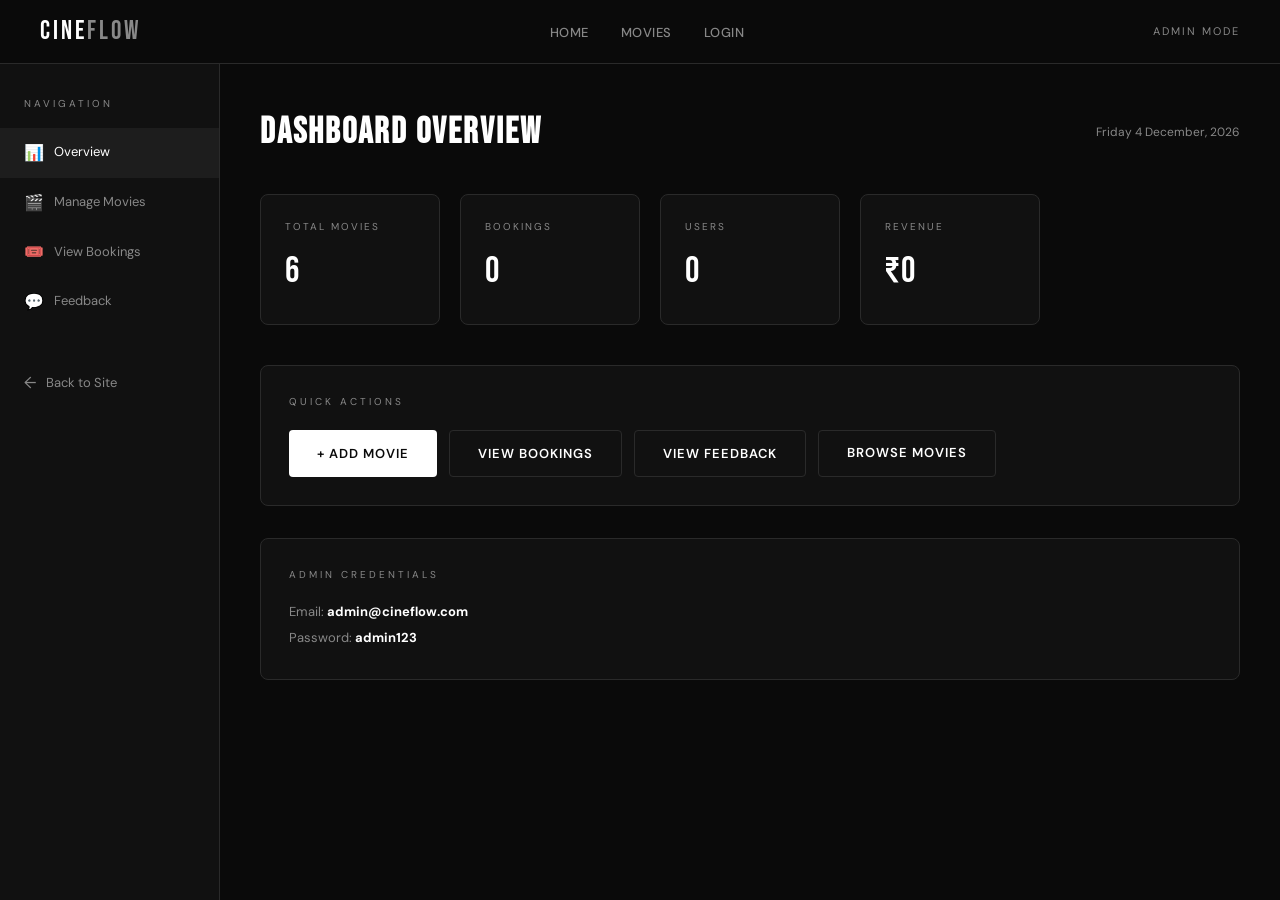
<file: admin.html>
<!DOCTYPE html>
<html lang="en">
<head>
  <meta charset="UTF-8" />
  <meta name="viewport" content="width=device-width, initial-scale=1.0" />
  <title>Admin Panel – CineFlow</title>




  <link rel="preconnect" href="https://fonts.googleapis.com">
  <link rel="preconnect" href="https://fonts.gstatic.com" crossorigin>
  <link href="https://fonts.googleapis.com/css2?family=Bebas+Neue&family=DM+Sans:wght@300;400;500;600&display=swap" rel="stylesheet">
  <style>
@import url('https://fonts.googleapis.com/css2?family=Bebas+Neue&family=DM+Sans:wght@300;400;500;600&display=swap');

/* =============================
   CineFlow – Global Styles
   ============================= */

:root {
  --bg: #0a0a0a;
  --surface: #111111;
  --surface2: #1a1a1a;
  --border: #2a2a2a;
  --white: #ffffff;
  --gray: #888888;
  --gray2: #555555;
  --accent: #ffffff;
  --danger: #ff4444;
  --success: #44cc88;
  --seat-free: #2a2a2a;
  --seat-sel: #ffffff;
  --seat-taken: #444444;
}

*, *::before, *::after { box-sizing: border-box; margin: 0; padding: 0; }

html { scroll-behavior: smooth; }

body {
  background: var(--bg);
  color: var(--white);
  font-family: 'DM Sans', sans-serif;
  font-size: 15px;
  line-height: 1.6;
  min-height: 100vh;
}

a { color: inherit; text-decoration: none; }
img { max-width: 100%; display: block; }
button { cursor: pointer; font-family: inherit; }
input, textarea { font-family: inherit; }

/* ===== SCROLLBAR ===== */
::-webkit-scrollbar { width: 6px; }
::-webkit-scrollbar-track { background: var(--bg); }
::-webkit-scrollbar-thumb { background: var(--border); border-radius: 3px; }

/* ===== NAVBAR ===== */
.navbar {
  display: flex;
  align-items: center;
  justify-content: space-between;
  padding: 0 40px;
  height: 64px;
  background: var(--bg);
  border-bottom: 1px solid var(--border);
  position: sticky;
  top: 0;
  z-index: 100;
  backdrop-filter: blur(10px);
}

.navbar .logo {
  font-family: 'Bebas Neue', cursive;
  font-size: 26px;
  letter-spacing: 3px;
  color: var(--white);
}

.navbar .logo span { color: var(--gray); }

.nav-links {
  display: flex;
  align-items: center;
  gap: 32px;
  list-style: none;
}

.nav-links a {
  font-size: 13px;
  font-weight: 500;
  letter-spacing: 0.5px;
  color: var(--gray);
  transition: color 0.2s;
  text-transform: uppercase;
}

.nav-links a:hover, .nav-links a.active { color: var(--white); }

.nav-links .btn-nav {
  background: var(--white);
  color: var(--bg);
  padding: 8px 20px;
  border-radius: 4px;
  font-size: 12px;
  font-weight: 600;
  letter-spacing: 1px;
  text-transform: uppercase;
  transition: background 0.2s, color 0.2s;
}

.nav-links .btn-nav:hover { background: var(--gray); color: var(--bg); }

.hamburger { display: none; flex-direction: column; gap: 5px; cursor: pointer; }
.hamburger span { width: 24px; height: 2px; background: var(--white); border-radius: 2px; transition: all 0.3s; }

/* ===== BUTTONS ===== */
.btn {
  display: inline-block;
  padding: 12px 28px;
  border-radius: 4px;
  font-size: 13px;
  font-weight: 600;
  letter-spacing: 1px;
  text-transform: uppercase;
  border: none;
  transition: all 0.2s;
}

.btn-primary {
  background: var(--white);
  color: var(--bg);
}
.btn-primary:hover { background: #ddd; transform: translateY(-1px); }

.btn-outline {
  background: transparent;
  color: var(--white);
  border: 1px solid var(--border);
}
.btn-outline:hover { border-color: var(--white); background: rgba(255,255,255,0.05); }

.btn-danger { background: var(--danger); color: white; }
.btn-danger:hover { background: #cc3333; }

.btn-sm { padding: 8px 16px; font-size: 11px; }

/* ===== HERO ===== */
.hero {
  min-height: 85vh;
  display: flex;
  align-items: center;
  justify-content: center;
  flex-direction: column;
  text-align: center;
  padding: 60px 20px;
  position: relative;
  overflow: hidden;
  background:
    radial-gradient(ellipse 80% 50% at 50% 0%, rgba(255,255,255,0.04) 0%, transparent 70%),
    var(--bg);
}

.hero::before {
  content: 'CINEFLOW';
  position: absolute;
  font-family: 'Bebas Neue', cursive;
  font-size: clamp(80px, 20vw, 280px);
  color: rgba(255,255,255,0.02);
  letter-spacing: 10px;
  pointer-events: none;
  user-select: none;
  z-index: 0;
}

.hero-content { position: relative; z-index: 1; }

.hero-tag {
  display: inline-block;
  font-size: 11px;
  letter-spacing: 4px;
  text-transform: uppercase;
  color: var(--gray);
  border: 1px solid var(--border);
  padding: 6px 16px;
  border-radius: 50px;
  margin-bottom: 28px;
}

.hero h1 {
  font-family: 'Bebas Neue', cursive;
  font-size: clamp(52px, 10vw, 120px);
  line-height: 0.95;
  letter-spacing: 4px;
  margin-bottom: 20px;
}

.hero h1 span { color: var(--gray2); }

.hero p {
  font-size: 16px;
  color: var(--gray);
  max-width: 460px;
  margin: 0 auto 40px;
  line-height: 1.7;
}

/* ===== SEARCH BAR ===== */
.search-bar {
  display: flex;
  max-width: 520px;
  width: 100%;
  margin: 0 auto;
  background: var(--surface);
  border: 1px solid var(--border);
  border-radius: 6px;
  overflow: hidden;
  transition: border-color 0.2s;
}

.search-bar:focus-within { border-color: var(--white); }

.search-bar input {
  flex: 1;
  background: transparent;
  border: none;
  outline: none;
  padding: 14px 20px;
  color: var(--white);
  font-size: 14px;
}

.search-bar input::placeholder { color: var(--gray2); }

.search-bar button {
  background: var(--white);
  color: var(--bg);
  border: none;
  padding: 14px 24px;
  font-size: 13px;
  font-weight: 600;
  letter-spacing: 1px;
  text-transform: uppercase;
  transition: background 0.2s;
}

.search-bar button:hover { background: #ddd; }

/* ===== SECTIONS ===== */
section { padding: 80px 40px; }

.section-header {
  display: flex;
  align-items: flex-end;
  justify-content: space-between;
  margin-bottom: 40px;
}

.section-label {
  font-size: 11px;
  letter-spacing: 4px;
  text-transform: uppercase;
  color: var(--gray);
  margin-bottom: 8px;
}

.section-title {
  font-family: 'Bebas Neue', cursive;
  font-size: clamp(32px, 5vw, 52px);
  letter-spacing: 2px;
  line-height: 1;
}

.divider {
  width: 100%;
  height: 1px;
  background: var(--border);
  margin: 0 0 60px;
}

/* ===== MOVIE CARDS ===== */
.movies-grid {
  display: grid;
  grid-template-columns: repeat(auto-fill, minmax(220px, 1fr));
  gap: 24px;
}

.movie-card {
  background: var(--surface);
  border: 1px solid var(--border);
  border-radius: 8px;
  overflow: hidden;
  transition: transform 0.2s, border-color 0.2s;
}

.movie-card:hover { transform: translateY(-4px); border-color: var(--gray2); }

.movie-card .poster {
  aspect-ratio: 2/3;
  overflow: hidden;
  position: relative;
  background: var(--surface2);
}

.movie-card .poster img {
  width: 100%;
  height: 100%;
  object-fit: cover;
  transition: transform 0.4s;
}

.movie-card:hover .poster img { transform: scale(1.04); }

.movie-card .poster .rating {
  position: absolute;
  top: 12px;
  right: 12px;
  background: rgba(0,0,0,0.8);
  border: 1px solid var(--border);
  padding: 4px 10px;
  border-radius: 50px;
  font-size: 12px;
  font-weight: 600;
}

.movie-card .card-body { padding: 16px; }

.movie-card .genre-tag {
  font-size: 10px;
  letter-spacing: 2px;
  text-transform: uppercase;
  color: var(--gray);
  margin-bottom: 6px;
}

.movie-card .title {
  font-family: 'Bebas Neue', cursive;
  font-size: 20px;
  letter-spacing: 1px;
  margin-bottom: 14px;
}

.movie-card .card-footer {
  display: flex;
  align-items: center;
  justify-content: space-between;
}

.movie-card .price { font-size: 13px; color: var(--gray); }
.movie-card .price strong { color: var(--white); font-size: 16px; }

/* ===== POSTER PLACEHOLDER ===== */
.poster-placeholder {
  width: 100%;
  height: 100%;
  display: flex;
  align-items: center;
  justify-content: center;
  background: var(--surface2);
  flex-direction: column;
  gap: 10px;
  color: var(--gray2);
}

.poster-placeholder .movie-icon { font-size: 48px; }
.poster-placeholder .movie-title-ph {
  font-family: 'Bebas Neue', cursive;
  font-size: 13px;
  letter-spacing: 2px;
  text-align: center;
  padding: 0 10px;
}

/* ===== OFFERS SECTION ===== */
.offers-grid {
  display: grid;
  grid-template-columns: repeat(auto-fill, minmax(280px, 1fr));
  gap: 20px;
}

.offer-card {
  border: 1px solid var(--border);
  border-radius: 8px;
  padding: 28px;
  position: relative;
  overflow: hidden;
  background: var(--surface);
}

.offer-card::before {
  content: '';
  position: absolute;
  top: 0; left: 0; right: 0;
  height: 2px;
  background: var(--white);
}

.offer-code {
  font-family: 'Bebas Neue', cursive;
  font-size: 28px;
  letter-spacing: 3px;
  margin-bottom: 8px;
}

.offer-desc { color: var(--gray); font-size: 13px; margin-bottom: 16px; }

.offer-badge {
  display: inline-block;
  background: var(--white);
  color: var(--bg);
  font-size: 11px;
  font-weight: 700;
  letter-spacing: 1px;
  text-transform: uppercase;
  padding: 4px 12px;
  border-radius: 50px;
}

/* ===== FOOTER ===== */
footer {
  background: var(--surface);
  border-top: 1px solid var(--border);
  padding: 60px 40px 40px;
}

.footer-grid {
  display: grid;
  grid-template-columns: 2fr 1fr 1fr 1fr;
  gap: 40px;
  margin-bottom: 40px;
}

.footer-brand .logo-text {
  font-family: 'Bebas Neue', cursive;
  font-size: 28px;
  letter-spacing: 3px;
  margin-bottom: 12px;
}

.footer-brand p { color: var(--gray); font-size: 13px; line-height: 1.7; max-width: 240px; }

.footer-col h4 {
  font-size: 11px;
  letter-spacing: 3px;
  text-transform: uppercase;
  color: var(--gray);
  margin-bottom: 16px;
}

.footer-col ul { list-style: none; }
.footer-col ul li { margin-bottom: 10px; }
.footer-col ul li a { font-size: 13px; color: var(--gray); transition: color 0.2s; }
.footer-col ul li a:hover { color: var(--white); }

.footer-bottom {
  border-top: 1px solid var(--border);
  padding-top: 24px;
  display: flex;
  justify-content: space-between;
  align-items: center;
}

.footer-bottom p { font-size: 12px; color: var(--gray); }

/* ===== AUTH PAGES ===== */
.auth-page {
  min-height: 100vh;
  display: flex;
  align-items: center;
  justify-content: center;
  padding: 40px 20px;
  background:
    radial-gradient(ellipse 60% 40% at 50% 0%, rgba(255,255,255,0.03) 0%, transparent 70%),
    var(--bg);
}

.auth-box {
  width: 100%;
  max-width: 420px;
  background: var(--surface);
  border: 1px solid var(--border);
  border-radius: 12px;
  padding: 48px 40px;
}

.auth-logo {
  font-family: 'Bebas Neue', cursive;
  font-size: 28px;
  letter-spacing: 3px;
  text-align: center;
  margin-bottom: 8px;
}

.auth-subtitle {
  text-align: center;
  font-size: 13px;
  color: var(--gray);
  margin-bottom: 36px;
}

.form-group { margin-bottom: 20px; }

.form-group label {
  display: block;
  font-size: 11px;
  letter-spacing: 2px;
  text-transform: uppercase;
  color: var(--gray);
  margin-bottom: 8px;
}

.form-group input,
.form-group textarea,
.form-group select {
  width: 100%;
  background: var(--surface2);
  border: 1px solid var(--border);
  border-radius: 6px;
  padding: 12px 16px;
  color: var(--white);
  font-size: 14px;
  outline: none;
  transition: border-color 0.2s;
}

.form-group input:focus,
.form-group textarea:focus,
.form-group select:focus { border-color: var(--white); }

.form-group textarea { resize: vertical; min-height: 120px; }

.form-group select option { background: var(--surface2); }

.auth-footer {
  text-align: center;
  margin-top: 24px;
  font-size: 13px;
  color: var(--gray);
}

.auth-footer a { color: var(--white); text-decoration: underline; }

.toast {
  padding: 10px 16px;
  border-radius: 6px;
  font-size: 13px;
  margin-bottom: 16px;
  text-align: center;
  display: none;
}
.toast.success { background: rgba(68,204,136,0.15); border: 1px solid var(--success); color: var(--success); display: block; }
.toast.error { background: rgba(255,68,68,0.1); border: 1px solid var(--danger); color: var(--danger); display: block; }

/* ===== MOVIE DETAIL ===== */
.movie-detail {
  max-width: 1100px;
  margin: 0 auto;
  padding: 60px 40px;
}

.movie-detail-inner {
  display: grid;
  grid-template-columns: 300px 1fr;
  gap: 60px;
  align-items: start;
}

.detail-poster {
  aspect-ratio: 2/3;
  border-radius: 8px;
  overflow: hidden;
  border: 1px solid var(--border);
  background: var(--surface2);
}

.detail-poster img { width: 100%; height: 100%; object-fit: cover; }

.detail-meta .genre-tag {
  font-size: 11px;
  letter-spacing: 3px;
  text-transform: uppercase;
  color: var(--gray);
  margin-bottom: 12px;
}

.detail-meta h1 {
  font-family: 'Bebas Neue', cursive;
  font-size: clamp(40px, 6vw, 72px);
  letter-spacing: 3px;
  line-height: 0.95;
  margin-bottom: 20px;
}

.detail-stats {
  display: flex;
  gap: 24px;
  flex-wrap: wrap;
  margin-bottom: 24px;
}

.stat {
  display: flex;
  flex-direction: column;
  gap: 4px;
}

.stat-label { font-size: 10px; letter-spacing: 2px; text-transform: uppercase; color: var(--gray); }
.stat-value { font-size: 16px; font-weight: 600; }

.detail-desc { color: var(--gray); font-size: 14px; line-height: 1.8; margin-bottom: 28px; }

.seats-warning {
  display: inline-flex;
  align-items: center;
  gap: 8px;
  padding: 10px 16px;
  background: rgba(255,68,68,0.08);
  border: 1px solid rgba(255,68,68,0.25);
  border-radius: 6px;
  font-size: 13px;
  color: var(--danger);
  margin-bottom: 28px;
}

/* ===== SEATS PAGE ===== */
.seats-page { max-width: 800px; margin: 0 auto; padding: 60px 40px; }
.seats-page h1 { font-family: 'Bebas Neue', cursive; font-size: 48px; letter-spacing: 3px; margin-bottom: 8px; }
.seats-page .sub { color: var(--gray); font-size: 13px; margin-bottom: 40px; }

.screen-bar {
  width: 70%;
  margin: 0 auto 40px;
  height: 4px;
  background: linear-gradient(90deg, transparent, var(--white), transparent);
  border-radius: 2px;
  position: relative;
}

.screen-bar::after {
  content: 'SCREEN';
  position: absolute;
  top: 12px;
  left: 50%;
  transform: translateX(-50%);
  font-size: 10px;
  letter-spacing: 4px;
  color: var(--gray2);
}

.seats-grid {
  display: grid;
  grid-template-columns: repeat(5, 1fr);
  gap: 10px;
  margin-bottom: 40px;
}

.seat {
  aspect-ratio: 1;
  border-radius: 6px;
  background: var(--seat-free);
  border: 1px solid var(--border);
  cursor: pointer;
  display: flex;
  align-items: center;
  justify-content: center;
  font-size: 11px;
  color: var(--gray);
  font-weight: 600;
  transition: all 0.15s;
}

.seat:hover:not(.taken) { border-color: var(--white); }

.seat.selected {
  background: var(--seat-sel);
  color: var(--bg);
  border-color: var(--white);
}

.seat.taken {
  background: var(--seat-taken);
  cursor: not-allowed;
  opacity: 0.4;
  color: var(--gray2);
}

.seat-legend {
  display: flex;
  gap: 24px;
  margin-bottom: 32px;
  flex-wrap: wrap;
}

.legend-item { display: flex; align-items: center; gap: 8px; font-size: 12px; color: var(--gray); }
.legend-dot { width: 14px; height: 14px; border-radius: 3px; flex-shrink: 0; }
.legend-dot.free { background: var(--seat-free); border: 1px solid var(--border); }
.legend-dot.selected { background: var(--white); }
.legend-dot.taken { background: var(--seat-taken); opacity: 0.4; }

.booking-summary {
  background: var(--surface);
  border: 1px solid var(--border);
  border-radius: 8px;
  padding: 24px;
  margin-bottom: 24px;
}

.summary-row { display: flex; justify-content: space-between; padding: 8px 0; }
.summary-row:not(:last-child) { border-bottom: 1px solid var(--border); }
.summary-label { font-size: 13px; color: var(--gray); }
.summary-value { font-size: 13px; font-weight: 600; }
.summary-value.total { font-size: 18px; font-family: 'Bebas Neue', cursive; letter-spacing: 1px; }

/* ===== CONFIRMATION ===== */
.confirmation-page { max-width: 560px; margin: 0 auto; padding: 80px 40px; text-align: center; }

.confirm-icon {
  width: 80px;
  height: 80px;
  border-radius: 50%;
  background: rgba(68,204,136,0.1);
  border: 2px solid var(--success);
  display: flex;
  align-items: center;
  justify-content: center;
  font-size: 36px;
  margin: 0 auto 32px;
}

.confirmation-page h1 {
  font-family: 'Bebas Neue', cursive;
  font-size: 52px;
  letter-spacing: 3px;
  margin-bottom: 12px;
}

.confirmation-page .sub { color: var(--gray); margin-bottom: 40px; }

.ticket-card {
  background: var(--surface);
  border: 1px solid var(--border);
  border-radius: 12px;
  overflow: hidden;
  text-align: left;
  margin-bottom: 32px;
}

.ticket-header {
  background: var(--white);
  color: var(--bg);
  padding: 20px 24px;
  display: flex;
  justify-content: space-between;
  align-items: center;
}

.ticket-header .ticket-logo {
  font-family: 'Bebas Neue', cursive;
  font-size: 20px;
  letter-spacing: 3px;
}

.ticket-header .ticket-id { font-size: 11px; font-weight: 600; letter-spacing: 1px; opacity: 0.6; }

.ticket-body { padding: 24px; }
.ticket-row { display: flex; justify-content: space-between; padding: 10px 0; border-bottom: 1px solid var(--border); }
.ticket-row:last-child { border-bottom: none; }
.ticket-key { font-size: 11px; letter-spacing: 2px; text-transform: uppercase; color: var(--gray); }
.ticket-val { font-size: 14px; font-weight: 600; text-align: right; }

.ticket-divider {
  border: none;
  border-top: 2px dashed var(--border);
  margin: 0;
}

/* ===== FEEDBACK PAGE ===== */
.feedback-page { max-width: 600px; margin: 0 auto; padding: 80px 40px; }
.feedback-page h1 { font-family: 'Bebas Neue', cursive; font-size: 52px; letter-spacing: 3px; margin-bottom: 8px; }
.feedback-page .sub { color: var(--gray); margin-bottom: 40px; }

.star-group { display: flex; gap: 8px; margin-bottom: 24px; }
.star {
  font-size: 28px;
  cursor: pointer;
  color: var(--gray2);
  transition: color 0.15s;
  user-select: none;
}
.star.active { color: var(--white); }

/* ===== ADMIN PAGE ===== */
.admin-layout {
  display: grid;
  grid-template-columns: 220px 1fr;
  min-height: calc(100vh - 64px);
}

.admin-sidebar {
  background: var(--surface);
  border-right: 1px solid var(--border);
  padding: 32px 0;
}

.sidebar-title {
  font-size: 10px;
  letter-spacing: 3px;
  text-transform: uppercase;
  color: var(--gray);
  padding: 0 24px;
  margin-bottom: 16px;
}

.sidebar-nav { list-style: none; }
.sidebar-nav li a {
  display: flex;
  align-items: center;
  gap: 10px;
  padding: 12px 24px;
  font-size: 13px;
  color: var(--gray);
  transition: all 0.2s;
}
.sidebar-nav li a:hover, .sidebar-nav li a.active {
  color: var(--white);
  background: rgba(255,255,255,0.05);
}
.sidebar-nav li a .icon { font-size: 16px; }

.admin-main { padding: 40px; overflow-y: auto; }

.admin-section { display: none; }
.admin-section.active { display: block; }

.admin-header {
  display: flex;
  align-items: center;
  justify-content: space-between;
  margin-bottom: 32px;
}

.admin-header h2 {
  font-family: 'Bebas Neue', cursive;
  font-size: 36px;
  letter-spacing: 2px;
}

/* ===== STATS CARDS ===== */
.stats-row { display: grid; grid-template-columns: repeat(auto-fill, minmax(180px, 1fr)); gap: 20px; margin-bottom: 40px; }
.stat-card {
  background: var(--surface);
  border: 1px solid var(--border);
  border-radius: 8px;
  padding: 24px;
}
.stat-card .s-label { font-size: 10px; letter-spacing: 2px; text-transform: uppercase; color: var(--gray); margin-bottom: 8px; }
.stat-card .s-value { font-family: 'Bebas Neue', cursive; font-size: 36px; letter-spacing: 2px; }

/* ===== TABLE ===== */
.table-wrap { background: var(--surface); border: 1px solid var(--border); border-radius: 8px; overflow: hidden; }

table { width: 100%; border-collapse: collapse; }
thead { background: var(--surface2); }
thead th {
  padding: 14px 16px;
  text-align: left;
  font-size: 10px;
  letter-spacing: 2px;
  text-transform: uppercase;
  color: var(--gray);
  border-bottom: 1px solid var(--border);
}
tbody tr { border-bottom: 1px solid var(--border); transition: background 0.15s; }
tbody tr:last-child { border-bottom: none; }
tbody tr:hover { background: rgba(255,255,255,0.02); }
tbody td { padding: 14px 16px; font-size: 13px; vertical-align: middle; }

.table-poster {
  width: 40px;
  height: 56px;
  border-radius: 4px;
  object-fit: cover;
  background: var(--surface2);
  display: flex;
  align-items: center;
  justify-content: center;
  font-size: 20px;
}

.action-btns { display: flex; gap: 8px; }

/* ===== ADD MOVIE FORM ===== */
.add-movie-form {
  background: var(--surface);
  border: 1px solid var(--border);
  border-radius: 8px;
  padding: 32px;
  margin-bottom: 40px;
}

.form-row {
  display: grid;
  grid-template-columns: 1fr 1fr;
  gap: 20px;
}

/* ===== PAGE HEADER ===== */
.page-header {
  padding: 60px 40px 0;
  max-width: 1200px;
  margin: 0 auto;
}

.page-header h1 { font-family: 'Bebas Neue', cursive; font-size: clamp(40px, 7vw, 72px); letter-spacing: 3px; margin-bottom: 8px; }
.page-header p { color: var(--gray); font-size: 14px; }

/* ===== BREADCRUMB ===== */
.breadcrumb {
  display: flex;
  align-items: center;
  gap: 8px;
  font-size: 12px;
  color: var(--gray);
  margin-bottom: 40px;
}
.breadcrumb a { color: var(--gray); transition: color 0.2s; }
.breadcrumb a:hover { color: var(--white); }
.breadcrumb span { color: var(--gray2); }

/* ===== SEARCH RESULTS ===== */
.search-results-info { font-size: 13px; color: var(--gray); margin-bottom: 24px; }

/* ===== MOBILE ===== */
@media (max-width: 768px) {
  .navbar { padding: 0 20px; }
  .nav-links { display: none; flex-direction: column; position: absolute; top: 64px; left: 0; right: 0; background: var(--surface); border-bottom: 1px solid var(--border); padding: 20px; gap: 16px; }
  .nav-links.open { display: flex; }
  .hamburger { display: flex; }

  section { padding: 60px 20px; }
  .footer-grid { grid-template-columns: 1fr 1fr; }
  .movie-detail-inner { grid-template-columns: 1fr; }
  .detail-poster { max-width: 240px; }
  .admin-layout { grid-template-columns: 1fr; }
  .admin-sidebar { display: none; }
  .form-row { grid-template-columns: 1fr; }
  .seats-grid { grid-template-columns: repeat(4, 1fr); }
  .page-header { padding: 40px 20px 0; }
  .movie-detail { padding: 40px 20px; }
  .seats-page { padding: 40px 20px; }
  .feedback-page { padding: 60px 20px; }
  .confirmation-page { padding: 60px 20px; }
}

@media (max-width: 480px) {
  .footer-grid { grid-template-columns: 1fr; }
  .seats-grid { grid-template-columns: repeat(4, 1fr); }
}
  </style>
</head>
<body>

  <!-- NAVBAR -->
  <nav class="navbar">
    <a href="index.html" class="logo">Cine<span>Flow</span></a>
    <ul class="nav-links" id="nav-links">
      <li><a href="index.html">Home</a></li>
      <li><a href="movies.html">Movies</a></li>
      <li><a href="login.html">Login</a></li>
    </ul>
    <div style="font-size:11px;letter-spacing:2px;color:var(--gray)">ADMIN MODE</div>
    <div class="hamburger"><span></span><span></span><span></span></div>
  </nav>

  <div class="admin-layout">

    <!-- SIDEBAR -->
    <aside class="admin-sidebar">
      <div class="sidebar-title">Navigation</div>
      <ul class="sidebar-nav">
        <li><a href="#" class="active" data-tab="tab-overview"><span class="icon">📊</span> Overview</a></li>
        <li><a href="#" data-tab="tab-movies"><span class="icon">🎬</span> Manage Movies</a></li>
        <li><a href="#" data-tab="tab-bookings"><span class="icon">🎟️</span> View Bookings</a></li>
        <li><a href="#" data-tab="tab-feedback"><span class="icon">💬</span> Feedback</a></li>
        <li><a href="index.html" style="margin-top:32px"><span class="icon">←</span> Back to Site</a></li>
      </ul>
    </aside>

    <!-- MAIN -->
    <main class="admin-main">

      <!-- ===== OVERVIEW TAB ===== -->
      <div class="admin-section active" id="tab-overview">
        <div class="admin-header">
          <h2>Dashboard Overview</h2>
          <div style="font-size:12px;color:var(--gray)" id="admin-date"></div>
        </div>

        <div class="stats-row">
          <div class="stat-card">
            <div class="s-label">Total Movies</div>
            <div class="s-value" id="stat-movies">—</div>
          </div>
          <div class="stat-card">
            <div class="s-label">Bookings</div>
            <div class="s-value" id="stat-bookings">—</div>
          </div>
          <div class="stat-card">
            <div class="s-label">Users</div>
            <div class="s-value" id="stat-users">—</div>
          </div>
          <div class="stat-card">
            <div class="s-label">Revenue</div>
            <div class="s-value" id="stat-revenue">—</div>
          </div>
        </div>

        <div style="border:1px solid var(--border);border-radius:8px;padding:28px;background:var(--surface)">
          <div style="font-size:10px;letter-spacing:3px;text-transform:uppercase;color:var(--gray);margin-bottom:20px">Quick Actions</div>
          <div style="display:flex;gap:12px;flex-wrap:wrap">
            <button class="btn btn-primary" onclick="switchTab('tab-movies')">+ Add Movie</button>
            <button class="btn btn-outline" onclick="switchTab('tab-bookings')">View Bookings</button>
            <button class="btn btn-outline" onclick="switchTab('tab-feedback')">View Feedback</button>
            <a href="movies.html" class="btn btn-outline">Browse Movies</a>
          </div>
        </div>

        <div style="margin-top:32px;border:1px solid var(--border);border-radius:8px;padding:28px;background:var(--surface)">
          <div style="font-size:10px;letter-spacing:3px;text-transform:uppercase;color:var(--gray);margin-bottom:16px">Admin Credentials</div>
          <div style="font-size:13px;color:var(--gray);line-height:2">
            Email: <strong style="color:var(--white)">admin@cineflow.com</strong><br>
            Password: <strong style="color:var(--white)">admin123</strong>
          </div>
        </div>
      </div>

      <!-- ===== MANAGE MOVIES TAB ===== -->
      <div class="admin-section" id="tab-movies">
        <div class="admin-header">
          <h2>Manage Movies</h2>
        </div>

        <!-- Add Movie Form -->
        <div class="add-movie-form">
          <div style="font-size:10px;letter-spacing:3px;text-transform:uppercase;color:var(--gray);margin-bottom:20px">➕ Add New Movie</div>
          <div class="toast" id="am-toast"></div>
          <form id="add-movie-form">
            <div class="form-row">
              <div class="form-group">
                <label>Movie Title</label>
                <input type="text" id="am-title" placeholder="e.g. The Dark Knight" required />
              </div>
              <div class="form-group">
                <label>Genre</label>
                <input type="text" id="am-genre" placeholder="e.g. Action, Drama" required />
              </div>
            </div>
            <div class="form-row">
              <div class="form-group">
                <label>Ticket Price (₹)</label>
                <input type="number" id="am-price" placeholder="e.g. 250" min="0" required />
              </div>
              <div class="form-group">
                <label>Duration</label>
                <input type="text" id="am-duration" placeholder="e.g. 2h 30m" />
              </div>
            </div>
            <div class="form-group">
              <label>Description</label>
              <textarea id="am-desc" rows="3" placeholder="Short description of the movie…"></textarea>
            </div>
            <button type="submit" class="btn btn-primary">Add Movie →</button>
          </form>
        </div>

        <!-- Movies Table -->
        <div style="font-size:10px;letter-spacing:3px;text-transform:uppercase;color:var(--gray);margin-bottom:16px">All Movies</div>
        <div class="table-wrap">
          <table>
            <thead>
              <tr>
                <th>Poster</th>
                <th>Title</th>
                <th>Genre</th>
                <th>Price</th>
                <th>Rating</th>
                <th>Actions</th>
              </tr>
            </thead>
            <tbody id="movies-tbody">
              <tr><td colspan="6" style="text-align:center;padding:32px;color:var(--gray)">Loading…</td></tr>
            </tbody>
          </table>
        </div>
      </div>

      <!-- ===== BOOKINGS TAB ===== -->
      <div class="admin-section" id="tab-bookings">
        <div class="admin-header">
          <h2>All Bookings</h2>
          <button class="btn btn-outline btn-sm" onclick="clearBookings()">Clear All</button>
        </div>

        <div class="table-wrap">
          <table>
            <thead>
              <tr>
                <th>Booking ID</th>
                <th>Movie</th>
                <th>Seats</th>
                <th>Date</th>
                <th>Amount</th>
                <th>Status</th>
              </tr>
            </thead>
            <tbody id="bookings-tbody">
              <tr><td colspan="6" style="text-align:center;padding:32px;color:var(--gray)">No bookings yet.</td></tr>
            </tbody>
          </table>
        </div>
      </div>

      <!-- ===== FEEDBACK TAB ===== -->
      <div class="admin-section" id="tab-feedback">
        <div class="admin-header">
          <h2>User Feedback</h2>
          <button class="btn btn-danger btn-sm" onclick="clearFeedback()">Clear All</button>
        </div>

        <div id="admin-feedback-list">
          <p style="color:var(--gray)">No feedback yet.</p>
        </div>
      </div>

    </main>
  </div>


  <script>
    // Set date
    document.getElementById('admin-date').textContent =
      new Date().toLocaleDateString('en-IN', { weekday: 'long', year: 'numeric', month: 'long', day: 'numeric' });

    function switchTab(tabId) {
      document.querySelectorAll('.admin-section').forEach(s => s.classList.remove('active'));
      document.getElementById(tabId).classList.add('active');
      document.querySelectorAll('.sidebar-nav li a').forEach(a => {
        a.classList.toggle('active', a.dataset.tab === tabId);
      });
    }

    function clearBookings() {
      if (!confirm('Clear all bookings? This cannot be undone.')) return;
      localStorage.removeItem('cf_bookings');
      loadBookingsTable();
      loadAdminStats();
    }

    function clearFeedback() {
      if (!confirm('Clear all feedback?')) return;
      localStorage.removeItem('cf_feedback');
      loadAdminFeedback();
    }

    function loadAdminFeedback() {
      const container = document.getElementById('admin-feedback-list');
      const all = JSON.parse(localStorage.getItem('cf_feedback') || '[]').reverse();
      if (!all.length) { container.innerHTML = '<p style="color:var(--gray)">No feedback submitted yet.</p>'; return; }
      container.innerHTML = all.map(f => `
        <div style="background:var(--surface);border:1px solid var(--border);border-radius:8px;padding:20px;margin-bottom:12px">
          <div style="display:flex;justify-content:space-between;align-items:center;margin-bottom:8px">
            <strong>${f.name}</strong>
            <span style="font-size:11px;color:var(--gray)">${f.date} · #${f.id}</span>
          </div>
          ${f.movie ? `<div style="font-size:11px;color:var(--gray);margin-bottom:6px;letter-spacing:1px">${f.movie}</div>` : ''}
          ${f.rating ? `<div style="margin-bottom:8px">★ ${f.rating}/5</div>` : ''}
          <p style="font-size:13px;color:var(--gray)">${f.text}</p>
        </div>
      `).join('');
    }

    document.addEventListener('DOMContentLoaded', () => {
      loadAdminFeedback();
    });
  </script>
  <script>
// ============================================
// CineFlow – script.js
// Vanilla JS: auth, seats, feedback, admin
// ============================================

// ───────────────────────────────────────────
// MOVIES DATA (shared across pages)
// ───────────────────────────────────────────
const MOVIES = [
  { id: 1, title: "Interstellar Void", genre: "Sci-Fi", rating: "8.9", duration: "2h 49m", price: 280, desc: "A crew of astronauts journey through a wormhole near Saturn in search of a new home for humanity as Earth faces extinction. A breathtaking odyssey across time and space.", language: "English", seats_left: 4 },
  { id: 2, title: "Shadow Protocol", genre: "Thriller", rating: "7.8", duration: "2h 12m", price: 240, desc: "A rogue intelligence operative uncovers a global conspiracy that threatens to rewrite history. Every decision leads deeper into the labyrinth.", language: "English", seats_left: 12 },
  { id: 3, title: "The Last Sonata", genre: "Drama", rating: "8.2", duration: "1h 58m", price: 220, desc: "A famed pianist losing his hearing races against time to compose one final masterpiece — a love letter to the music that defined his life.", language: "English", seats_left: 7 },
  { id: 4, title: "Neon Requiem", genre: "Action", rating: "7.5", duration: "2h 05m", price: 260, desc: "In a city where corporations rule and justice is for sale, one ex-detective fights to reclaim the streets from the syndicate that destroyed his family.", language: "English", seats_left: 15 },
  { id: 5, title: "Pale Blue Tide", genre: "Horror", rating: "7.2", duration: "1h 52m", price: 200, desc: "A marine biologist's deep-sea expedition encounters something ancient and sentient. Some discoveries were meant to stay buried in the dark.", language: "English", seats_left: 3 },
  { id: 6, title: "The Grand Cipher", genre: "Mystery", rating: "8.5", duration: "2h 28m", price: 250, desc: "A cryptographer inherits a map containing the locations of seven stolen masterpieces, each guarded by an elaborate puzzle designed by her late grandfather.", language: "English", seats_left: 9 },
];

const EMOJIS = ["🚀", "🔫", "🎹", "⚡", "🌊", "🔍"];

// ───────────────────────────────────────────
// UTILITIES
// ───────────────────────────────────────────
function $(sel, ctx) { return (ctx || document).querySelector(sel); }
function $$(sel, ctx) { return [...(ctx || document).querySelectorAll(sel)]; }

function showToast(id, msg, type) {
  const el = document.getElementById(id);
  if (!el) return;
  el.textContent = msg;
  el.className = 'toast ' + type;
  setTimeout(() => el.classList.remove(type), 3500);
}

function generateId() {
  return 'CF' + Date.now().toString(36).toUpperCase() + Math.random().toString(36).slice(2,5).toUpperCase();
}

// ───────────────────────────────────────────
// NAVBAR – hamburger menu
// ───────────────────────────────────────────
function initNavbar() {
  const hamburger = $('.hamburger');
  const navLinks = $('.nav-links');
  if (!hamburger || !navLinks) return;

  hamburger.addEventListener('click', () => {
    navLinks.classList.toggle('open');
  });

  // Close on outside click
  document.addEventListener('click', (e) => {
    if (!hamburger.contains(e.target) && !navLinks.contains(e.target)) {
      navLinks.classList.remove('open');
    }
  });

  // Highlight active link
  const currentPage = window.location.pathname.split('/').pop() || 'index.html';
  $$('.nav-links a').forEach(a => {
    if (a.getAttribute('href') === currentPage) a.classList.add('active');
  });

  // Show/hide login vs profile
  updateNavAuth();
}

function updateNavAuth() {
  const user = JSON.parse(localStorage.getItem('cf_user') || 'null');
  const loginLink = document.getElementById('nav-login');
  const logoutLink = document.getElementById('nav-logout');
  if (loginLink) loginLink.style.display = user ? 'none' : '';
  if (logoutLink) logoutLink.style.display = user ? '' : 'none';
}

function logout() {
  localStorage.removeItem('cf_user');
  window.location.href = 'index.html';
}

// ───────────────────────────────────────────
// HOME PAGE – search
// ───────────────────────────────────────────
function initSearch() {
  const btn = document.getElementById('search-btn');
  const input = document.getElementById('search-input');
  if (!btn || !input) return;

  function doSearch() {
    const q = input.value.trim();
    if (q) window.location.href = `movies.html?q=${encodeURIComponent(q)}`;
  }

  btn.addEventListener('click', doSearch);
  input.addEventListener('keydown', e => { if (e.key === 'Enter') doSearch(); });
}

// ───────────────────────────────────────────
// MOVIES PAGE
// ───────────────────────────────────────────
function initMoviesPage() {
  const grid = document.getElementById('movies-grid');
  if (!grid) return;

  const params = new URLSearchParams(window.location.search);
  const q = params.get('q') || '';

  const info = document.getElementById('search-results-info');
  let movies = MOVIES;

  if (q) {
    movies = MOVIES.filter(m =>
      m.title.toLowerCase().includes(q.toLowerCase()) ||
      m.genre.toLowerCase().includes(q.toLowerCase())
    );
    if (info) info.textContent = `${movies.length} result${movies.length !== 1 ? 's' : ''} for "${q}"`;
    if (document.getElementById('search-input')) document.getElementById('search-input').value = q;
  } else {
    if (info) info.textContent = `${movies.length} movies now showing`;
  }

  renderMovieCards(grid, movies);
}

function renderMovieCards(grid, movies) {
  if (!movies.length) {
    grid.innerHTML = '<p style="color:var(--gray);grid-column:1/-1;">No movies found.</p>';
    return;
  }
  grid.innerHTML = movies.map((m, i) => `
    <div class="movie-card" style="animation-delay:${i * 0.06}s">
      <div class="poster">
        <div class="poster-placeholder">
          <div class="movie-icon">${EMOJIS[m.id - 1] || '🎬'}</div>
          <div class="movie-title-ph">${m.title}</div>
        </div>
        <div class="rating">⭐ ${m.rating}</div>
      </div>
      <div class="card-body">
        <div class="genre-tag">${m.genre} · ${m.duration}</div>
        <div class="title">${m.title}</div>
        <div class="card-footer">
          <div class="price">From <strong>₹${m.price}</strong></div>
          <a href="movie.html?id=${m.id}" class="btn btn-primary btn-sm">Book</a>
        </div>
      </div>
    </div>
  `).join('');
}

// Home page trending
function initTrending() {
  const grid = document.getElementById('trending-grid');
  if (!grid) return;
  renderMovieCards(grid, MOVIES.slice(0, 3));
}

// ───────────────────────────────────────────
// MOVIE DETAIL PAGE
// ───────────────────────────────────────────
function initMovieDetail() {
  const container = document.getElementById('movie-detail');
  if (!container) return;

  const params = new URLSearchParams(window.location.search);
  const id = parseInt(params.get('id'));
  const movie = MOVIES.find(m => m.id === id);

  if (!movie) {
    container.innerHTML = '<p style="color:var(--gray)">Movie not found.</p>';
    return;
  }

  document.title = `${movie.title} – CineFlow`;

  container.innerHTML = `
    <div class="breadcrumb">
      <a href="movies.html">Movies</a>
      <span>›</span>
      <span>${movie.title}</span>
    </div>
    <div class="movie-detail-inner">
      <div class="detail-poster">
        <div class="poster-placeholder" style="height:100%;min-height:360px;">
          <div class="movie-icon" style="font-size:72px">${EMOJIS[movie.id - 1] || '🎬'}</div>
          <div class="movie-title-ph" style="font-size:16px">${movie.title}</div>
        </div>
      </div>
      <div class="detail-meta">
        <div class="genre-tag">${movie.genre}</div>
        <h1>${movie.title}</h1>
        <div class="detail-stats">
          <div class="stat"><span class="stat-label">Rating</span><span class="stat-value">⭐ ${movie.rating}</span></div>
          <div class="stat"><span class="stat-label">Duration</span><span class="stat-value">${movie.duration}</span></div>
          <div class="stat"><span class="stat-label">Language</span><span class="stat-value">${movie.language}</span></div>
          <div class="stat"><span class="stat-label">Price</span><span class="stat-value">₹${movie.price}</span></div>
        </div>
        <p class="detail-desc">${movie.desc}</p>
        ${movie.seats_left <= 6 ? `<div class="seats-warning">⚠️ Only ${movie.seats_left} seats left! Book now.</div>` : ''}
        <a href="seats.html?id=${movie.id}" class="btn btn-primary">Select Seats →</a>
      </div>
    </div>
  `;
}

// ───────────────────────────────────────────
// REGISTER
// ───────────────────────────────────────────
function initRegister() {
  const form = document.getElementById('register-form');
  if (!form) return;

  form.addEventListener('submit', (e) => {
    e.preventDefault();
    const name = form.querySelector('#reg-name').value.trim();
    const email = form.querySelector('#reg-email').value.trim().toLowerCase();
    const pass = form.querySelector('#reg-pass').value;
    const pass2 = form.querySelector('#reg-pass2').value;

    if (!name || !email || !pass) return showToast('reg-toast', 'All fields are required.', 'error');
    if (pass !== pass2) return showToast('reg-toast', 'Passwords do not match.', 'error');
    if (pass.length < 6) return showToast('reg-toast', 'Password must be at least 6 characters.', 'error');

    const users = JSON.parse(localStorage.getItem('cf_users') || '[]');
    if (users.find(u => u.email === email)) return showToast('reg-toast', 'Email already registered.', 'error');

    users.push({ name, email, pass });
    localStorage.setItem('cf_users', JSON.stringify(users));
    showToast('reg-toast', 'Account created! Redirecting...', 'success');
    setTimeout(() => window.location.href = 'login.html', 1500);
  });
}

// ───────────────────────────────────────────
// LOGIN
// ───────────────────────────────────────────
function initLogin() {
  const form = document.getElementById('login-form');
  if (!form) return;

  form.addEventListener('submit', (e) => {
    e.preventDefault();
    const email = form.querySelector('#login-email').value.trim().toLowerCase();
    const pass = form.querySelector('#login-pass').value;

    // Admin shortcut
    if (email === 'admin@cineflow.com' && pass === 'admin123') {
      localStorage.setItem('cf_user', JSON.stringify({ name: 'Admin', email, role: 'admin' }));
      showToast('login-toast', 'Welcome, Admin! Redirecting...', 'success');
      setTimeout(() => window.location.href = 'admin.html', 1200);
      return;
    }

    const users = JSON.parse(localStorage.getItem('cf_users') || '[]');
    const user = users.find(u => u.email === email && u.pass === pass);

    if (!user) return showToast('login-toast', 'Invalid email or password.', 'error');

    localStorage.setItem('cf_user', JSON.stringify({ name: user.name, email: user.email }));
    showToast('login-toast', `Welcome back, ${user.name}!`, 'success');
    setTimeout(() => window.location.href = 'index.html', 1200);
  });
}

// ───────────────────────────────────────────
// SEAT SELECTION
// ───────────────────────────────────────────
function initSeats() {
  const grid = document.getElementById('seats-grid');
  if (!grid) return;

  const params = new URLSearchParams(window.location.search);
  const id = parseInt(params.get('id'));
  const movie = MOVIES.find(m => m.id === id) || MOVIES[0];

  // Set movie info
  const movieTitle = document.getElementById('seat-movie-title');
  const moviePrice = document.getElementById('seat-movie-price');
  if (movieTitle) movieTitle.textContent = movie.title;
  if (moviePrice) moviePrice.textContent = '₹' + movie.price;

  const totalSeats = 20;
  // Randomly mark some as taken
  const takenSeats = [3, 7, 11, 15, 18];
  let selectedSeats = [];

  // Render seats
  grid.innerHTML = '';
  for (let i = 1; i <= totalSeats; i++) {
    const seat = document.createElement('div');
    seat.className = 'seat';
    seat.textContent = i;
    seat.dataset.seat = i;

    if (takenSeats.includes(i)) {
      seat.classList.add('taken');
      seat.title = 'Already booked';
    } else {
      seat.addEventListener('click', () => toggleSeat(seat, i, movie));
    }

    grid.appendChild(seat);
  }

  function toggleSeat(seatEl, num, movie) {
    if (selectedSeats.includes(num)) {
      selectedSeats = selectedSeats.filter(s => s !== num);
      seatEl.classList.remove('selected');
    } else {
      selectedSeats.push(num);
      seatEl.classList.add('selected');
    }
    updateSummary(movie);
  }

  function updateSummary(movie) {
    const selDisplay = document.getElementById('summary-seats');
    const totalDisplay = document.getElementById('summary-total');
    if (selDisplay) selDisplay.textContent = selectedSeats.length ? selectedSeats.join(', ') : '—';
    if (totalDisplay) totalDisplay.textContent = '₹' + (selectedSeats.length * movie.price);
  }

  // Confirm booking
  const confirmBtn = document.getElementById('confirm-booking');
  if (confirmBtn) {
    confirmBtn.addEventListener('click', () => {
      if (!selectedSeats.length) {
        alert('Please select at least one seat.');
        return;
      }
      const booking = {
        id: generateId(),
        movieId: movie.id,
        movieTitle: movie.title,
        genre: movie.genre,
        seats: selectedSeats,
        price: movie.price,
        total: selectedSeats.length * movie.price,
        date: new Date().toLocaleDateString('en-IN', { day: 'numeric', month: 'short', year: 'numeric' }),
        time: '7:30 PM',
        hall: 'Hall A',
        bookedAt: new Date().toISOString()
      };

      localStorage.setItem('cf_last_booking', JSON.stringify(booking));

      // Save to all bookings list
      const all = JSON.parse(localStorage.getItem('cf_bookings') || '[]');
      all.push(booking);
      localStorage.setItem('cf_bookings', JSON.stringify(all));

      window.location.href = 'confirmation.html';
    });
  }
}

// ───────────────────────────────────────────
// CONFIRMATION PAGE
// ───────────────────────────────────────────
function initConfirmation() {
  const card = document.getElementById('ticket-card');
  if (!card) return;

  const booking = JSON.parse(localStorage.getItem('cf_last_booking') || 'null');
  if (!booking) {
    card.innerHTML = '<p style="color:var(--gray);text-align:center;padding:24px">No booking found.</p>';
    return;
  }

  card.innerHTML = `
    <div class="ticket-header">
      <span class="ticket-logo">CINEFLOW</span>
      <span class="ticket-id">#${booking.id}</span>
    </div>
    <hr class="ticket-divider">
    <div class="ticket-body">
      <div class="ticket-row"><span class="ticket-key">Movie</span><span class="ticket-val">${booking.movieTitle}</span></div>
      <div class="ticket-row"><span class="ticket-key">Genre</span><span class="ticket-val">${booking.genre}</span></div>
      <div class="ticket-row"><span class="ticket-key">Date</span><span class="ticket-val">${booking.date}</span></div>
      <div class="ticket-row"><span class="ticket-key">Show Time</span><span class="ticket-val">${booking.time}</span></div>
      <div class="ticket-row"><span class="ticket-key">Hall</span><span class="ticket-val">${booking.hall}</span></div>
      <div class="ticket-row"><span class="ticket-key">Seats</span><span class="ticket-val">${booking.seats.join(', ')}</span></div>
      <div class="ticket-row"><span class="ticket-key">Amount Paid</span><span class="ticket-val">₹${booking.total}</span></div>
    </div>
  `;
}

// ───────────────────────────────────────────
// FEEDBACK
// ───────────────────────────────────────────
function initFeedback() {
  const form = document.getElementById('feedback-form');
  if (!form) return;

  // Star rating
  let currentRating = 0;
  const stars = $$('.star');

  stars.forEach((star, index) => {
    star.addEventListener('mouseover', () => highlightStars(index + 1));
    star.addEventListener('mouseleave', () => highlightStars(currentRating));
    star.addEventListener('click', () => { currentRating = index + 1; highlightStars(currentRating); });
  });

  function highlightStars(count) {
    stars.forEach((s, i) => { s.classList.toggle('active', i < count); });
  }

  form.addEventListener('submit', (e) => {
    e.preventDefault();
    const name = form.querySelector('#fb-name').value.trim();
    const movie = form.querySelector('#fb-movie').value.trim();
    const text = form.querySelector('#fb-text').value.trim();

    if (!text) return showToast('fb-toast', 'Please enter your feedback.', 'error');

    const feedback = {
      id: generateId(),
      name: name || 'Anonymous',
      movie,
      rating: currentRating,
      text,
      date: new Date().toLocaleDateString('en-IN')
    };

    const all = JSON.parse(localStorage.getItem('cf_feedback') || '[]');
    all.push(feedback);
    localStorage.setItem('cf_feedback', JSON.stringify(all));

    showToast('fb-toast', '🎉 Thank you for your feedback!', 'success');
    form.reset();
    currentRating = 0;
    highlightStars(0);

    renderFeedbackList();
  });

  renderFeedbackList();
}

function renderFeedbackList() {
  const list = document.getElementById('feedback-list');
  if (!list) return;

  const all = JSON.parse(localStorage.getItem('cf_feedback') || '[]').reverse();
  if (!all.length) {
    list.innerHTML = '<p style="color:var(--gray);font-size:13px">No feedback yet. Be the first!</p>';
    return;
  }

  list.innerHTML = all.slice(0, 5).map(f => `
    <div style="background:var(--surface);border:1px solid var(--border);border-radius:8px;padding:20px;margin-bottom:16px">
      <div style="display:flex;justify-content:space-between;align-items:center;margin-bottom:8px">
        <strong style="font-size:14px">${f.name}</strong>
        <span style="font-size:12px;color:var(--gray)">${f.date}</span>
      </div>
      ${f.movie ? `<div style="font-size:11px;color:var(--gray);letter-spacing:2px;text-transform:uppercase;margin-bottom:8px">${f.movie}</div>` : ''}
      ${f.rating ? `<div style="margin-bottom:8px;font-size:14px">${'★'.repeat(f.rating)}${'☆'.repeat(5 - f.rating)}</div>` : ''}
      <p style="font-size:13px;color:var(--gray);line-height:1.7">${f.text}</p>
    </div>
  `).join('');
}

// ───────────────────────────────────────────
// ADMIN PAGE
// ───────────────────────────────────────────
function initAdmin() {
  const sidebar = $$('.sidebar-nav li a');
  if (!sidebar.length) return;

  // Sidebar tab switching
  sidebar.forEach(link => {
    link.addEventListener('click', (e) => {
      e.preventDefault();
      const target = link.dataset.tab;
      if (!target) return;
      sidebar.forEach(l => l.classList.remove('active'));
      link.classList.add('active');
      $$('.admin-section').forEach(sec => sec.classList.remove('active'));
      const sec = document.getElementById(target);
      if (sec) sec.classList.add('active');
    });
  });

  // Load movies table
  loadAdminMoviesTable();
  loadBookingsTable();
  loadAdminStats();

  // Add movie form
  const addForm = document.getElementById('add-movie-form');
  if (addForm) {
    addForm.addEventListener('submit', (e) => {
      e.preventDefault();
      const title = addForm.querySelector('#am-title').value.trim();
      const genre = addForm.querySelector('#am-genre').value.trim();
      const price = addForm.querySelector('#am-price').value;
      if (!title || !genre || !price) return showToast('am-toast', 'All fields required.', 'error');

      const custom = JSON.parse(localStorage.getItem('cf_custom_movies') || '[]');
      const newId = 100 + custom.length + 1;
      custom.push({ id: newId, title, genre, price: parseInt(price), rating: '7.0', duration: '2h 00m', language: 'English', desc: 'Coming soon.', seats_left: 20 });
      localStorage.setItem('cf_custom_movies', JSON.stringify(custom));
      showToast('am-toast', 'Movie added!', 'success');
      addForm.reset();
      loadAdminMoviesTable();
      loadAdminStats();
    });
  }
}

function getAllMovies() {
  const custom = JSON.parse(localStorage.getItem('cf_custom_movies') || '[]');
  return [...MOVIES, ...custom];
}

function loadAdminMoviesTable() {
  const tbody = document.getElementById('movies-tbody');
  if (!tbody) return;

  const movies = getAllMovies();
  tbody.innerHTML = movies.map((m, i) => `
    <tr>
      <td><div class="table-poster">${EMOJIS[m.id - 1] || '🎬'}</div></td>
      <td><strong>${m.title}</strong></td>
      <td>${m.genre}</td>
      <td>₹${m.price}</td>
      <td>⭐ ${m.rating}</td>
      <td>
        <div class="action-btns">
          <button class="btn btn-outline btn-sm" onclick="editMovie(${m.id})">Edit</button>
          <button class="btn btn-danger btn-sm" onclick="deleteMovie(${m.id})">Delete</button>
        </div>
      </td>
    </tr>
  `).join('');
}

function loadBookingsTable() {
  const tbody = document.getElementById('bookings-tbody');
  if (!tbody) return;

  const bookings = JSON.parse(localStorage.getItem('cf_bookings') || '[]').reverse();
  if (!bookings.length) {
    tbody.innerHTML = '<tr><td colspan="6" style="color:var(--gray);text-align:center;padding:32px">No bookings yet.</td></tr>';
    return;
  }

  tbody.innerHTML = bookings.map(b => `
    <tr>
      <td><code style="font-size:11px;color:var(--gray)">#${b.id}</code></td>
      <td>${b.movieTitle}</td>
      <td>${b.seats.join(', ')}</td>
      <td>${b.date}</td>
      <td>₹${b.total}</td>
      <td><span style="color:var(--success);font-size:12px;font-weight:600">✓ Confirmed</span></td>
    </tr>
  `).join('');
}

function loadAdminStats() {
  const movies = getAllMovies();
  const bookings = JSON.parse(localStorage.getItem('cf_bookings') || '[]');
  const users = JSON.parse(localStorage.getItem('cf_users') || '[]');
  const revenue = bookings.reduce((sum, b) => sum + (b.total || 0), 0);

  const set = (id, val) => { const el = document.getElementById(id); if (el) el.textContent = val; };
  set('stat-movies', movies.length);
  set('stat-bookings', bookings.length);
  set('stat-users', users.length);
  set('stat-revenue', '₹' + revenue.toLocaleString('en-IN'));
}

function editMovie(id) {
  const title = prompt('Enter new title for movie ID ' + id + ':');
  if (!title) return;
  const custom = JSON.parse(localStorage.getItem('cf_custom_movies') || '[]');
  const idx = custom.findIndex(m => m.id === id);
  if (idx !== -1) { custom[idx].title = title; localStorage.setItem('cf_custom_movies', JSON.stringify(custom)); }
  loadAdminMoviesTable();
}

function deleteMovie(id) {
  if (!confirm('Delete this movie?')) return;
  const custom = JSON.parse(localStorage.getItem('cf_custom_movies') || '[]');
  const filtered = custom.filter(m => m.id !== id);
  localStorage.setItem('cf_custom_movies', JSON.stringify(filtered));
  // Cannot delete base movies, just show message
  loadAdminMoviesTable();
  loadAdminStats();
  showToast('am-toast', 'Movie removed from list.', 'success');
}

// ───────────────────────────────────────────
// INIT – auto-detect page and run
// ───────────────────────────────────────────
document.addEventListener('DOMContentLoaded', () => {
  initNavbar();
  initSearch();
  initTrending();
  initMoviesPage();
  initMovieDetail();
  initRegister();
  initLogin();
  initSeats();
  initConfirmation();
  initFeedback();
  initAdmin();
});
  </script>
</body>
</html>
</file>
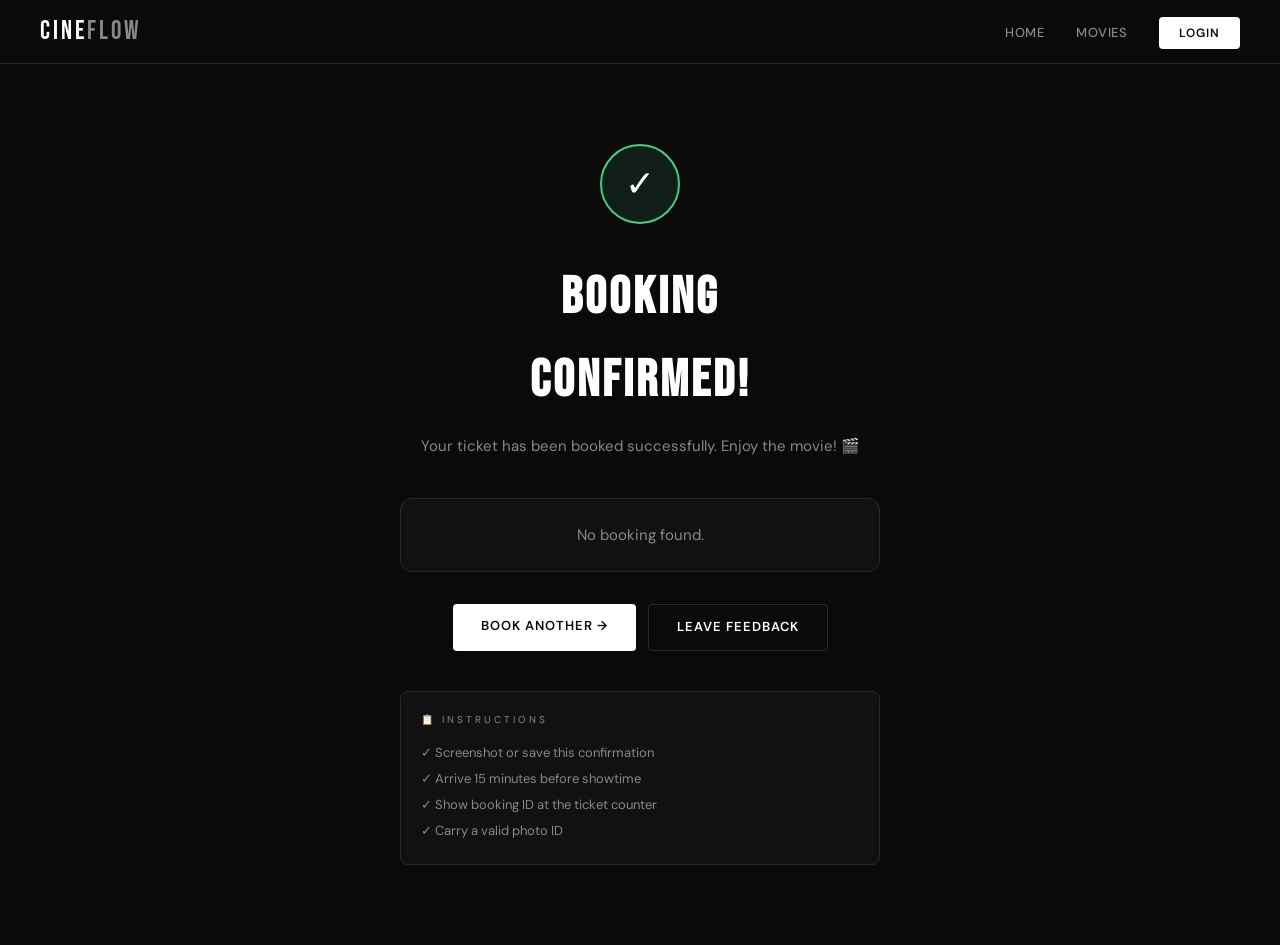
<file: confirmation.html>
<!DOCTYPE html>
<html lang="en">
<head>
  <meta charset="UTF-8" />
  <meta name="viewport" content="width=device-width, initial-scale=1.0" />
  <title>Booking Confirmed – CineFlow</title>




  <link rel="preconnect" href="https://fonts.googleapis.com">
  <link rel="preconnect" href="https://fonts.gstatic.com" crossorigin>
  <link href="https://fonts.googleapis.com/css2?family=Bebas+Neue&family=DM+Sans:wght@300;400;500;600&display=swap" rel="stylesheet">
  <style>
@import url('https://fonts.googleapis.com/css2?family=Bebas+Neue&family=DM+Sans:wght@300;400;500;600&display=swap');

/* =============================
   CineFlow – Global Styles
   ============================= */

:root {
  --bg: #0a0a0a;
  --surface: #111111;
  --surface2: #1a1a1a;
  --border: #2a2a2a;
  --white: #ffffff;
  --gray: #888888;
  --gray2: #555555;
  --accent: #ffffff;
  --danger: #ff4444;
  --success: #44cc88;
  --seat-free: #2a2a2a;
  --seat-sel: #ffffff;
  --seat-taken: #444444;
}

*, *::before, *::after { box-sizing: border-box; margin: 0; padding: 0; }

html { scroll-behavior: smooth; }

body {
  background: var(--bg);
  color: var(--white);
  font-family: 'DM Sans', sans-serif;
  font-size: 15px;
  line-height: 1.6;
  min-height: 100vh;
}

a { color: inherit; text-decoration: none; }
img { max-width: 100%; display: block; }
button { cursor: pointer; font-family: inherit; }
input, textarea { font-family: inherit; }

/* ===== SCROLLBAR ===== */
::-webkit-scrollbar { width: 6px; }
::-webkit-scrollbar-track { background: var(--bg); }
::-webkit-scrollbar-thumb { background: var(--border); border-radius: 3px; }

/* ===== NAVBAR ===== */
.navbar {
  display: flex;
  align-items: center;
  justify-content: space-between;
  padding: 0 40px;
  height: 64px;
  background: var(--bg);
  border-bottom: 1px solid var(--border);
  position: sticky;
  top: 0;
  z-index: 100;
  backdrop-filter: blur(10px);
}

.navbar .logo {
  font-family: 'Bebas Neue', cursive;
  font-size: 26px;
  letter-spacing: 3px;
  color: var(--white);
}

.navbar .logo span { color: var(--gray); }

.nav-links {
  display: flex;
  align-items: center;
  gap: 32px;
  list-style: none;
}

.nav-links a {
  font-size: 13px;
  font-weight: 500;
  letter-spacing: 0.5px;
  color: var(--gray);
  transition: color 0.2s;
  text-transform: uppercase;
}

.nav-links a:hover, .nav-links a.active { color: var(--white); }

.nav-links .btn-nav {
  background: var(--white);
  color: var(--bg);
  padding: 8px 20px;
  border-radius: 4px;
  font-size: 12px;
  font-weight: 600;
  letter-spacing: 1px;
  text-transform: uppercase;
  transition: background 0.2s, color 0.2s;
}

.nav-links .btn-nav:hover { background: var(--gray); color: var(--bg); }

.hamburger { display: none; flex-direction: column; gap: 5px; cursor: pointer; }
.hamburger span { width: 24px; height: 2px; background: var(--white); border-radius: 2px; transition: all 0.3s; }

/* ===== BUTTONS ===== */
.btn {
  display: inline-block;
  padding: 12px 28px;
  border-radius: 4px;
  font-size: 13px;
  font-weight: 600;
  letter-spacing: 1px;
  text-transform: uppercase;
  border: none;
  transition: all 0.2s;
}

.btn-primary {
  background: var(--white);
  color: var(--bg);
}
.btn-primary:hover { background: #ddd; transform: translateY(-1px); }

.btn-outline {
  background: transparent;
  color: var(--white);
  border: 1px solid var(--border);
}
.btn-outline:hover { border-color: var(--white); background: rgba(255,255,255,0.05); }

.btn-danger { background: var(--danger); color: white; }
.btn-danger:hover { background: #cc3333; }

.btn-sm { padding: 8px 16px; font-size: 11px; }

/* ===== HERO ===== */
.hero {
  min-height: 85vh;
  display: flex;
  align-items: center;
  justify-content: center;
  flex-direction: column;
  text-align: center;
  padding: 60px 20px;
  position: relative;
  overflow: hidden;
  background:
    radial-gradient(ellipse 80% 50% at 50% 0%, rgba(255,255,255,0.04) 0%, transparent 70%),
    var(--bg);
}

.hero::before {
  content: 'CINEFLOW';
  position: absolute;
  font-family: 'Bebas Neue', cursive;
  font-size: clamp(80px, 20vw, 280px);
  color: rgba(255,255,255,0.02);
  letter-spacing: 10px;
  pointer-events: none;
  user-select: none;
  z-index: 0;
}

.hero-content { position: relative; z-index: 1; }

.hero-tag {
  display: inline-block;
  font-size: 11px;
  letter-spacing: 4px;
  text-transform: uppercase;
  color: var(--gray);
  border: 1px solid var(--border);
  padding: 6px 16px;
  border-radius: 50px;
  margin-bottom: 28px;
}

.hero h1 {
  font-family: 'Bebas Neue', cursive;
  font-size: clamp(52px, 10vw, 120px);
  line-height: 0.95;
  letter-spacing: 4px;
  margin-bottom: 20px;
}

.hero h1 span { color: var(--gray2); }

.hero p {
  font-size: 16px;
  color: var(--gray);
  max-width: 460px;
  margin: 0 auto 40px;
  line-height: 1.7;
}

/* ===== SEARCH BAR ===== */
.search-bar {
  display: flex;
  max-width: 520px;
  width: 100%;
  margin: 0 auto;
  background: var(--surface);
  border: 1px solid var(--border);
  border-radius: 6px;
  overflow: hidden;
  transition: border-color 0.2s;
}

.search-bar:focus-within { border-color: var(--white); }

.search-bar input {
  flex: 1;
  background: transparent;
  border: none;
  outline: none;
  padding: 14px 20px;
  color: var(--white);
  font-size: 14px;
}

.search-bar input::placeholder { color: var(--gray2); }

.search-bar button {
  background: var(--white);
  color: var(--bg);
  border: none;
  padding: 14px 24px;
  font-size: 13px;
  font-weight: 600;
  letter-spacing: 1px;
  text-transform: uppercase;
  transition: background 0.2s;
}

.search-bar button:hover { background: #ddd; }

/* ===== SECTIONS ===== */
section { padding: 80px 40px; }

.section-header {
  display: flex;
  align-items: flex-end;
  justify-content: space-between;
  margin-bottom: 40px;
}

.section-label {
  font-size: 11px;
  letter-spacing: 4px;
  text-transform: uppercase;
  color: var(--gray);
  margin-bottom: 8px;
}

.section-title {
  font-family: 'Bebas Neue', cursive;
  font-size: clamp(32px, 5vw, 52px);
  letter-spacing: 2px;
  line-height: 1;
}

.divider {
  width: 100%;
  height: 1px;
  background: var(--border);
  margin: 0 0 60px;
}

/* ===== MOVIE CARDS ===== */
.movies-grid {
  display: grid;
  grid-template-columns: repeat(auto-fill, minmax(220px, 1fr));
  gap: 24px;
}

.movie-card {
  background: var(--surface);
  border: 1px solid var(--border);
  border-radius: 8px;
  overflow: hidden;
  transition: transform 0.2s, border-color 0.2s;
}

.movie-card:hover { transform: translateY(-4px); border-color: var(--gray2); }

.movie-card .poster {
  aspect-ratio: 2/3;
  overflow: hidden;
  position: relative;
  background: var(--surface2);
}

.movie-card .poster img {
  width: 100%;
  height: 100%;
  object-fit: cover;
  transition: transform 0.4s;
}

.movie-card:hover .poster img { transform: scale(1.04); }

.movie-card .poster .rating {
  position: absolute;
  top: 12px;
  right: 12px;
  background: rgba(0,0,0,0.8);
  border: 1px solid var(--border);
  padding: 4px 10px;
  border-radius: 50px;
  font-size: 12px;
  font-weight: 600;
}

.movie-card .card-body { padding: 16px; }

.movie-card .genre-tag {
  font-size: 10px;
  letter-spacing: 2px;
  text-transform: uppercase;
  color: var(--gray);
  margin-bottom: 6px;
}

.movie-card .title {
  font-family: 'Bebas Neue', cursive;
  font-size: 20px;
  letter-spacing: 1px;
  margin-bottom: 14px;
}

.movie-card .card-footer {
  display: flex;
  align-items: center;
  justify-content: space-between;
}

.movie-card .price { font-size: 13px; color: var(--gray); }
.movie-card .price strong { color: var(--white); font-size: 16px; }

/* ===== POSTER PLACEHOLDER ===== */
.poster-placeholder {
  width: 100%;
  height: 100%;
  display: flex;
  align-items: center;
  justify-content: center;
  background: var(--surface2);
  flex-direction: column;
  gap: 10px;
  color: var(--gray2);
}

.poster-placeholder .movie-icon { font-size: 48px; }
.poster-placeholder .movie-title-ph {
  font-family: 'Bebas Neue', cursive;
  font-size: 13px;
  letter-spacing: 2px;
  text-align: center;
  padding: 0 10px;
}

/* ===== OFFERS SECTION ===== */
.offers-grid {
  display: grid;
  grid-template-columns: repeat(auto-fill, minmax(280px, 1fr));
  gap: 20px;
}

.offer-card {
  border: 1px solid var(--border);
  border-radius: 8px;
  padding: 28px;
  position: relative;
  overflow: hidden;
  background: var(--surface);
}

.offer-card::before {
  content: '';
  position: absolute;
  top: 0; left: 0; right: 0;
  height: 2px;
  background: var(--white);
}

.offer-code {
  font-family: 'Bebas Neue', cursive;
  font-size: 28px;
  letter-spacing: 3px;
  margin-bottom: 8px;
}

.offer-desc { color: var(--gray); font-size: 13px; margin-bottom: 16px; }

.offer-badge {
  display: inline-block;
  background: var(--white);
  color: var(--bg);
  font-size: 11px;
  font-weight: 700;
  letter-spacing: 1px;
  text-transform: uppercase;
  padding: 4px 12px;
  border-radius: 50px;
}

/* ===== FOOTER ===== */
footer {
  background: var(--surface);
  border-top: 1px solid var(--border);
  padding: 60px 40px 40px;
}

.footer-grid {
  display: grid;
  grid-template-columns: 2fr 1fr 1fr 1fr;
  gap: 40px;
  margin-bottom: 40px;
}

.footer-brand .logo-text {
  font-family: 'Bebas Neue', cursive;
  font-size: 28px;
  letter-spacing: 3px;
  margin-bottom: 12px;
}

.footer-brand p { color: var(--gray); font-size: 13px; line-height: 1.7; max-width: 240px; }

.footer-col h4 {
  font-size: 11px;
  letter-spacing: 3px;
  text-transform: uppercase;
  color: var(--gray);
  margin-bottom: 16px;
}

.footer-col ul { list-style: none; }
.footer-col ul li { margin-bottom: 10px; }
.footer-col ul li a { font-size: 13px; color: var(--gray); transition: color 0.2s; }
.footer-col ul li a:hover { color: var(--white); }

.footer-bottom {
  border-top: 1px solid var(--border);
  padding-top: 24px;
  display: flex;
  justify-content: space-between;
  align-items: center;
}

.footer-bottom p { font-size: 12px; color: var(--gray); }

/* ===== AUTH PAGES ===== */
.auth-page {
  min-height: 100vh;
  display: flex;
  align-items: center;
  justify-content: center;
  padding: 40px 20px;
  background:
    radial-gradient(ellipse 60% 40% at 50% 0%, rgba(255,255,255,0.03) 0%, transparent 70%),
    var(--bg);
}

.auth-box {
  width: 100%;
  max-width: 420px;
  background: var(--surface);
  border: 1px solid var(--border);
  border-radius: 12px;
  padding: 48px 40px;
}

.auth-logo {
  font-family: 'Bebas Neue', cursive;
  font-size: 28px;
  letter-spacing: 3px;
  text-align: center;
  margin-bottom: 8px;
}

.auth-subtitle {
  text-align: center;
  font-size: 13px;
  color: var(--gray);
  margin-bottom: 36px;
}

.form-group { margin-bottom: 20px; }

.form-group label {
  display: block;
  font-size: 11px;
  letter-spacing: 2px;
  text-transform: uppercase;
  color: var(--gray);
  margin-bottom: 8px;
}

.form-group input,
.form-group textarea,
.form-group select {
  width: 100%;
  background: var(--surface2);
  border: 1px solid var(--border);
  border-radius: 6px;
  padding: 12px 16px;
  color: var(--white);
  font-size: 14px;
  outline: none;
  transition: border-color 0.2s;
}

.form-group input:focus,
.form-group textarea:focus,
.form-group select:focus { border-color: var(--white); }

.form-group textarea { resize: vertical; min-height: 120px; }

.form-group select option { background: var(--surface2); }

.auth-footer {
  text-align: center;
  margin-top: 24px;
  font-size: 13px;
  color: var(--gray);
}

.auth-footer a { color: var(--white); text-decoration: underline; }

.toast {
  padding: 10px 16px;
  border-radius: 6px;
  font-size: 13px;
  margin-bottom: 16px;
  text-align: center;
  display: none;
}
.toast.success { background: rgba(68,204,136,0.15); border: 1px solid var(--success); color: var(--success); display: block; }
.toast.error { background: rgba(255,68,68,0.1); border: 1px solid var(--danger); color: var(--danger); display: block; }

/* ===== MOVIE DETAIL ===== */
.movie-detail {
  max-width: 1100px;
  margin: 0 auto;
  padding: 60px 40px;
}

.movie-detail-inner {
  display: grid;
  grid-template-columns: 300px 1fr;
  gap: 60px;
  align-items: start;
}

.detail-poster {
  aspect-ratio: 2/3;
  border-radius: 8px;
  overflow: hidden;
  border: 1px solid var(--border);
  background: var(--surface2);
}

.detail-poster img { width: 100%; height: 100%; object-fit: cover; }

.detail-meta .genre-tag {
  font-size: 11px;
  letter-spacing: 3px;
  text-transform: uppercase;
  color: var(--gray);
  margin-bottom: 12px;
}

.detail-meta h1 {
  font-family: 'Bebas Neue', cursive;
  font-size: clamp(40px, 6vw, 72px);
  letter-spacing: 3px;
  line-height: 0.95;
  margin-bottom: 20px;
}

.detail-stats {
  display: flex;
  gap: 24px;
  flex-wrap: wrap;
  margin-bottom: 24px;
}

.stat {
  display: flex;
  flex-direction: column;
  gap: 4px;
}

.stat-label { font-size: 10px; letter-spacing: 2px; text-transform: uppercase; color: var(--gray); }
.stat-value { font-size: 16px; font-weight: 600; }

.detail-desc { color: var(--gray); font-size: 14px; line-height: 1.8; margin-bottom: 28px; }

.seats-warning {
  display: inline-flex;
  align-items: center;
  gap: 8px;
  padding: 10px 16px;
  background: rgba(255,68,68,0.08);
  border: 1px solid rgba(255,68,68,0.25);
  border-radius: 6px;
  font-size: 13px;
  color: var(--danger);
  margin-bottom: 28px;
}

/* ===== SEATS PAGE ===== */
.seats-page { max-width: 800px; margin: 0 auto; padding: 60px 40px; }
.seats-page h1 { font-family: 'Bebas Neue', cursive; font-size: 48px; letter-spacing: 3px; margin-bottom: 8px; }
.seats-page .sub { color: var(--gray); font-size: 13px; margin-bottom: 40px; }

.screen-bar {
  width: 70%;
  margin: 0 auto 40px;
  height: 4px;
  background: linear-gradient(90deg, transparent, var(--white), transparent);
  border-radius: 2px;
  position: relative;
}

.screen-bar::after {
  content: 'SCREEN';
  position: absolute;
  top: 12px;
  left: 50%;
  transform: translateX(-50%);
  font-size: 10px;
  letter-spacing: 4px;
  color: var(--gray2);
}

.seats-grid {
  display: grid;
  grid-template-columns: repeat(5, 1fr);
  gap: 10px;
  margin-bottom: 40px;
}

.seat {
  aspect-ratio: 1;
  border-radius: 6px;
  background: var(--seat-free);
  border: 1px solid var(--border);
  cursor: pointer;
  display: flex;
  align-items: center;
  justify-content: center;
  font-size: 11px;
  color: var(--gray);
  font-weight: 600;
  transition: all 0.15s;
}

.seat:hover:not(.taken) { border-color: var(--white); }

.seat.selected {
  background: var(--seat-sel);
  color: var(--bg);
  border-color: var(--white);
}

.seat.taken {
  background: var(--seat-taken);
  cursor: not-allowed;
  opacity: 0.4;
  color: var(--gray2);
}

.seat-legend {
  display: flex;
  gap: 24px;
  margin-bottom: 32px;
  flex-wrap: wrap;
}

.legend-item { display: flex; align-items: center; gap: 8px; font-size: 12px; color: var(--gray); }
.legend-dot { width: 14px; height: 14px; border-radius: 3px; flex-shrink: 0; }
.legend-dot.free { background: var(--seat-free); border: 1px solid var(--border); }
.legend-dot.selected { background: var(--white); }
.legend-dot.taken { background: var(--seat-taken); opacity: 0.4; }

.booking-summary {
  background: var(--surface);
  border: 1px solid var(--border);
  border-radius: 8px;
  padding: 24px;
  margin-bottom: 24px;
}

.summary-row { display: flex; justify-content: space-between; padding: 8px 0; }
.summary-row:not(:last-child) { border-bottom: 1px solid var(--border); }
.summary-label { font-size: 13px; color: var(--gray); }
.summary-value { font-size: 13px; font-weight: 600; }
.summary-value.total { font-size: 18px; font-family: 'Bebas Neue', cursive; letter-spacing: 1px; }

/* ===== CONFIRMATION ===== */
.confirmation-page { max-width: 560px; margin: 0 auto; padding: 80px 40px; text-align: center; }

.confirm-icon {
  width: 80px;
  height: 80px;
  border-radius: 50%;
  background: rgba(68,204,136,0.1);
  border: 2px solid var(--success);
  display: flex;
  align-items: center;
  justify-content: center;
  font-size: 36px;
  margin: 0 auto 32px;
}

.confirmation-page h1 {
  font-family: 'Bebas Neue', cursive;
  font-size: 52px;
  letter-spacing: 3px;
  margin-bottom: 12px;
}

.confirmation-page .sub { color: var(--gray); margin-bottom: 40px; }

.ticket-card {
  background: var(--surface);
  border: 1px solid var(--border);
  border-radius: 12px;
  overflow: hidden;
  text-align: left;
  margin-bottom: 32px;
}

.ticket-header {
  background: var(--white);
  color: var(--bg);
  padding: 20px 24px;
  display: flex;
  justify-content: space-between;
  align-items: center;
}

.ticket-header .ticket-logo {
  font-family: 'Bebas Neue', cursive;
  font-size: 20px;
  letter-spacing: 3px;
}

.ticket-header .ticket-id { font-size: 11px; font-weight: 600; letter-spacing: 1px; opacity: 0.6; }

.ticket-body { padding: 24px; }
.ticket-row { display: flex; justify-content: space-between; padding: 10px 0; border-bottom: 1px solid var(--border); }
.ticket-row:last-child { border-bottom: none; }
.ticket-key { font-size: 11px; letter-spacing: 2px; text-transform: uppercase; color: var(--gray); }
.ticket-val { font-size: 14px; font-weight: 600; text-align: right; }

.ticket-divider {
  border: none;
  border-top: 2px dashed var(--border);
  margin: 0;
}

/* ===== FEEDBACK PAGE ===== */
.feedback-page { max-width: 600px; margin: 0 auto; padding: 80px 40px; }
.feedback-page h1 { font-family: 'Bebas Neue', cursive; font-size: 52px; letter-spacing: 3px; margin-bottom: 8px; }
.feedback-page .sub { color: var(--gray); margin-bottom: 40px; }

.star-group { display: flex; gap: 8px; margin-bottom: 24px; }
.star {
  font-size: 28px;
  cursor: pointer;
  color: var(--gray2);
  transition: color 0.15s;
  user-select: none;
}
.star.active { color: var(--white); }

/* ===== ADMIN PAGE ===== */
.admin-layout {
  display: grid;
  grid-template-columns: 220px 1fr;
  min-height: calc(100vh - 64px);
}

.admin-sidebar {
  background: var(--surface);
  border-right: 1px solid var(--border);
  padding: 32px 0;
}

.sidebar-title {
  font-size: 10px;
  letter-spacing: 3px;
  text-transform: uppercase;
  color: var(--gray);
  padding: 0 24px;
  margin-bottom: 16px;
}

.sidebar-nav { list-style: none; }
.sidebar-nav li a {
  display: flex;
  align-items: center;
  gap: 10px;
  padding: 12px 24px;
  font-size: 13px;
  color: var(--gray);
  transition: all 0.2s;
}
.sidebar-nav li a:hover, .sidebar-nav li a.active {
  color: var(--white);
  background: rgba(255,255,255,0.05);
}
.sidebar-nav li a .icon { font-size: 16px; }

.admin-main { padding: 40px; overflow-y: auto; }

.admin-section { display: none; }
.admin-section.active { display: block; }

.admin-header {
  display: flex;
  align-items: center;
  justify-content: space-between;
  margin-bottom: 32px;
}

.admin-header h2 {
  font-family: 'Bebas Neue', cursive;
  font-size: 36px;
  letter-spacing: 2px;
}

/* ===== STATS CARDS ===== */
.stats-row { display: grid; grid-template-columns: repeat(auto-fill, minmax(180px, 1fr)); gap: 20px; margin-bottom: 40px; }
.stat-card {
  background: var(--surface);
  border: 1px solid var(--border);
  border-radius: 8px;
  padding: 24px;
}
.stat-card .s-label { font-size: 10px; letter-spacing: 2px; text-transform: uppercase; color: var(--gray); margin-bottom: 8px; }
.stat-card .s-value { font-family: 'Bebas Neue', cursive; font-size: 36px; letter-spacing: 2px; }

/* ===== TABLE ===== */
.table-wrap { background: var(--surface); border: 1px solid var(--border); border-radius: 8px; overflow: hidden; }

table { width: 100%; border-collapse: collapse; }
thead { background: var(--surface2); }
thead th {
  padding: 14px 16px;
  text-align: left;
  font-size: 10px;
  letter-spacing: 2px;
  text-transform: uppercase;
  color: var(--gray);
  border-bottom: 1px solid var(--border);
}
tbody tr { border-bottom: 1px solid var(--border); transition: background 0.15s; }
tbody tr:last-child { border-bottom: none; }
tbody tr:hover { background: rgba(255,255,255,0.02); }
tbody td { padding: 14px 16px; font-size: 13px; vertical-align: middle; }

.table-poster {
  width: 40px;
  height: 56px;
  border-radius: 4px;
  object-fit: cover;
  background: var(--surface2);
  display: flex;
  align-items: center;
  justify-content: center;
  font-size: 20px;
}

.action-btns { display: flex; gap: 8px; }

/* ===== ADD MOVIE FORM ===== */
.add-movie-form {
  background: var(--surface);
  border: 1px solid var(--border);
  border-radius: 8px;
  padding: 32px;
  margin-bottom: 40px;
}

.form-row {
  display: grid;
  grid-template-columns: 1fr 1fr;
  gap: 20px;
}

/* ===== PAGE HEADER ===== */
.page-header {
  padding: 60px 40px 0;
  max-width: 1200px;
  margin: 0 auto;
}

.page-header h1 { font-family: 'Bebas Neue', cursive; font-size: clamp(40px, 7vw, 72px); letter-spacing: 3px; margin-bottom: 8px; }
.page-header p { color: var(--gray); font-size: 14px; }

/* ===== BREADCRUMB ===== */
.breadcrumb {
  display: flex;
  align-items: center;
  gap: 8px;
  font-size: 12px;
  color: var(--gray);
  margin-bottom: 40px;
}
.breadcrumb a { color: var(--gray); transition: color 0.2s; }
.breadcrumb a:hover { color: var(--white); }
.breadcrumb span { color: var(--gray2); }

/* ===== SEARCH RESULTS ===== */
.search-results-info { font-size: 13px; color: var(--gray); margin-bottom: 24px; }

/* ===== MOBILE ===== */
@media (max-width: 768px) {
  .navbar { padding: 0 20px; }
  .nav-links { display: none; flex-direction: column; position: absolute; top: 64px; left: 0; right: 0; background: var(--surface); border-bottom: 1px solid var(--border); padding: 20px; gap: 16px; }
  .nav-links.open { display: flex; }
  .hamburger { display: flex; }

  section { padding: 60px 20px; }
  .footer-grid { grid-template-columns: 1fr 1fr; }
  .movie-detail-inner { grid-template-columns: 1fr; }
  .detail-poster { max-width: 240px; }
  .admin-layout { grid-template-columns: 1fr; }
  .admin-sidebar { display: none; }
  .form-row { grid-template-columns: 1fr; }
  .seats-grid { grid-template-columns: repeat(4, 1fr); }
  .page-header { padding: 40px 20px 0; }
  .movie-detail { padding: 40px 20px; }
  .seats-page { padding: 40px 20px; }
  .feedback-page { padding: 60px 20px; }
  .confirmation-page { padding: 60px 20px; }
}

@media (max-width: 480px) {
  .footer-grid { grid-template-columns: 1fr; }
  .seats-grid { grid-template-columns: repeat(4, 1fr); }
}
  </style>
</head>
<body>

  <!-- NAVBAR -->
  <nav class="navbar">
    <a href="index.html" class="logo">Cine<span>Flow</span></a>
    <ul class="nav-links" id="nav-links">
      <li><a href="index.html">Home</a></li>
      <li><a href="movies.html">Movies</a></li>
      <li id="nav-login"><a href="login.html" class="btn-nav">Login</a></li>
      <li id="nav-logout" style="display:none"><a href="#" onclick="logout()" class="btn-nav">Logout</a></li>
    </ul>
    <div class="hamburger"><span></span><span></span><span></span></div>
  </nav>

  <div class="confirmation-page">
    <div class="confirm-icon">✓</div>
    <h1>Booking<br>Confirmed!</h1>
    <p class="sub">Your ticket has been booked successfully. Enjoy the movie! 🎬</p>

    <!-- Ticket (populated by JS) -->
    <div id="ticket-card" class="ticket-card"></div>

    <div style="display:flex;gap:12px;justify-content:center;flex-wrap:wrap">
      <a href="movies.html" class="btn btn-primary">Book Another →</a>
      <a href="feedback.html" class="btn btn-outline">Leave Feedback</a>
    </div>

    <div style="margin-top:40px;padding:20px;background:var(--surface);border:1px solid var(--border);border-radius:8px;text-align:left">
      <div style="font-size:10px;letter-spacing:3px;text-transform:uppercase;color:var(--gray);margin-bottom:12px">📋 Instructions</div>
      <ul style="list-style:none;font-size:13px;color:var(--gray);line-height:2">
        <li>✓ Screenshot or save this confirmation</li>
        <li>✓ Arrive 15 minutes before showtime</li>
        <li>✓ Show booking ID at the ticket counter</li>
        <li>✓ Carry a valid photo ID</li>
      </ul>
    </div>
  </div>


  <script>
// ============================================
// CineFlow – script.js
// Vanilla JS: auth, seats, feedback, admin
// ============================================

// ───────────────────────────────────────────
// MOVIES DATA (shared across pages)
// ───────────────────────────────────────────
const MOVIES = [
  { id: 1, title: "Interstellar Void", genre: "Sci-Fi", rating: "8.9", duration: "2h 49m", price: 280, desc: "A crew of astronauts journey through a wormhole near Saturn in search of a new home for humanity as Earth faces extinction. A breathtaking odyssey across time and space.", language: "English", seats_left: 4 },
  { id: 2, title: "Shadow Protocol", genre: "Thriller", rating: "7.8", duration: "2h 12m", price: 240, desc: "A rogue intelligence operative uncovers a global conspiracy that threatens to rewrite history. Every decision leads deeper into the labyrinth.", language: "English", seats_left: 12 },
  { id: 3, title: "The Last Sonata", genre: "Drama", rating: "8.2", duration: "1h 58m", price: 220, desc: "A famed pianist losing his hearing races against time to compose one final masterpiece — a love letter to the music that defined his life.", language: "English", seats_left: 7 },
  { id: 4, title: "Neon Requiem", genre: "Action", rating: "7.5", duration: "2h 05m", price: 260, desc: "In a city where corporations rule and justice is for sale, one ex-detective fights to reclaim the streets from the syndicate that destroyed his family.", language: "English", seats_left: 15 },
  { id: 5, title: "Pale Blue Tide", genre: "Horror", rating: "7.2", duration: "1h 52m", price: 200, desc: "A marine biologist's deep-sea expedition encounters something ancient and sentient. Some discoveries were meant to stay buried in the dark.", language: "English", seats_left: 3 },
  { id: 6, title: "The Grand Cipher", genre: "Mystery", rating: "8.5", duration: "2h 28m", price: 250, desc: "A cryptographer inherits a map containing the locations of seven stolen masterpieces, each guarded by an elaborate puzzle designed by her late grandfather.", language: "English", seats_left: 9 },
];

const EMOJIS = ["🚀", "🔫", "🎹", "⚡", "🌊", "🔍"];

// ───────────────────────────────────────────
// UTILITIES
// ───────────────────────────────────────────
function $(sel, ctx) { return (ctx || document).querySelector(sel); }
function $$(sel, ctx) { return [...(ctx || document).querySelectorAll(sel)]; }

function showToast(id, msg, type) {
  const el = document.getElementById(id);
  if (!el) return;
  el.textContent = msg;
  el.className = 'toast ' + type;
  setTimeout(() => el.classList.remove(type), 3500);
}

function generateId() {
  return 'CF' + Date.now().toString(36).toUpperCase() + Math.random().toString(36).slice(2,5).toUpperCase();
}

// ───────────────────────────────────────────
// NAVBAR – hamburger menu
// ───────────────────────────────────────────
function initNavbar() {
  const hamburger = $('.hamburger');
  const navLinks = $('.nav-links');
  if (!hamburger || !navLinks) return;

  hamburger.addEventListener('click', () => {
    navLinks.classList.toggle('open');
  });

  // Close on outside click
  document.addEventListener('click', (e) => {
    if (!hamburger.contains(e.target) && !navLinks.contains(e.target)) {
      navLinks.classList.remove('open');
    }
  });

  // Highlight active link
  const currentPage = window.location.pathname.split('/').pop() || 'index.html';
  $$('.nav-links a').forEach(a => {
    if (a.getAttribute('href') === currentPage) a.classList.add('active');
  });

  // Show/hide login vs profile
  updateNavAuth();
}

function updateNavAuth() {
  const user = JSON.parse(localStorage.getItem('cf_user') || 'null');
  const loginLink = document.getElementById('nav-login');
  const logoutLink = document.getElementById('nav-logout');
  if (loginLink) loginLink.style.display = user ? 'none' : '';
  if (logoutLink) logoutLink.style.display = user ? '' : 'none';
}

function logout() {
  localStorage.removeItem('cf_user');
  window.location.href = 'index.html';
}

// ───────────────────────────────────────────
// HOME PAGE – search
// ───────────────────────────────────────────
function initSearch() {
  const btn = document.getElementById('search-btn');
  const input = document.getElementById('search-input');
  if (!btn || !input) return;

  function doSearch() {
    const q = input.value.trim();
    if (q) window.location.href = `movies.html?q=${encodeURIComponent(q)}`;
  }

  btn.addEventListener('click', doSearch);
  input.addEventListener('keydown', e => { if (e.key === 'Enter') doSearch(); });
}

// ───────────────────────────────────────────
// MOVIES PAGE
// ───────────────────────────────────────────
function initMoviesPage() {
  const grid = document.getElementById('movies-grid');
  if (!grid) return;

  const params = new URLSearchParams(window.location.search);
  const q = params.get('q') || '';

  const info = document.getElementById('search-results-info');
  let movies = MOVIES;

  if (q) {
    movies = MOVIES.filter(m =>
      m.title.toLowerCase().includes(q.toLowerCase()) ||
      m.genre.toLowerCase().includes(q.toLowerCase())
    );
    if (info) info.textContent = `${movies.length} result${movies.length !== 1 ? 's' : ''} for "${q}"`;
    if (document.getElementById('search-input')) document.getElementById('search-input').value = q;
  } else {
    if (info) info.textContent = `${movies.length} movies now showing`;
  }

  renderMovieCards(grid, movies);
}

function renderMovieCards(grid, movies) {
  if (!movies.length) {
    grid.innerHTML = '<p style="color:var(--gray);grid-column:1/-1;">No movies found.</p>';
    return;
  }
  grid.innerHTML = movies.map((m, i) => `
    <div class="movie-card" style="animation-delay:${i * 0.06}s">
      <div class="poster">
        <div class="poster-placeholder">
          <div class="movie-icon">${EMOJIS[m.id - 1] || '🎬'}</div>
          <div class="movie-title-ph">${m.title}</div>
        </div>
        <div class="rating">⭐ ${m.rating}</div>
      </div>
      <div class="card-body">
        <div class="genre-tag">${m.genre} · ${m.duration}</div>
        <div class="title">${m.title}</div>
        <div class="card-footer">
          <div class="price">From <strong>₹${m.price}</strong></div>
          <a href="movie.html?id=${m.id}" class="btn btn-primary btn-sm">Book</a>
        </div>
      </div>
    </div>
  `).join('');
}

// Home page trending
function initTrending() {
  const grid = document.getElementById('trending-grid');
  if (!grid) return;
  renderMovieCards(grid, MOVIES.slice(0, 3));
}

// ───────────────────────────────────────────
// MOVIE DETAIL PAGE
// ───────────────────────────────────────────
function initMovieDetail() {
  const container = document.getElementById('movie-detail');
  if (!container) return;

  const params = new URLSearchParams(window.location.search);
  const id = parseInt(params.get('id'));
  const movie = MOVIES.find(m => m.id === id);

  if (!movie) {
    container.innerHTML = '<p style="color:var(--gray)">Movie not found.</p>';
    return;
  }

  document.title = `${movie.title} – CineFlow`;

  container.innerHTML = `
    <div class="breadcrumb">
      <a href="movies.html">Movies</a>
      <span>›</span>
      <span>${movie.title}</span>
    </div>
    <div class="movie-detail-inner">
      <div class="detail-poster">
        <div class="poster-placeholder" style="height:100%;min-height:360px;">
          <div class="movie-icon" style="font-size:72px">${EMOJIS[movie.id - 1] || '🎬'}</div>
          <div class="movie-title-ph" style="font-size:16px">${movie.title}</div>
        </div>
      </div>
      <div class="detail-meta">
        <div class="genre-tag">${movie.genre}</div>
        <h1>${movie.title}</h1>
        <div class="detail-stats">
          <div class="stat"><span class="stat-label">Rating</span><span class="stat-value">⭐ ${movie.rating}</span></div>
          <div class="stat"><span class="stat-label">Duration</span><span class="stat-value">${movie.duration}</span></div>
          <div class="stat"><span class="stat-label">Language</span><span class="stat-value">${movie.language}</span></div>
          <div class="stat"><span class="stat-label">Price</span><span class="stat-value">₹${movie.price}</span></div>
        </div>
        <p class="detail-desc">${movie.desc}</p>
        ${movie.seats_left <= 6 ? `<div class="seats-warning">⚠️ Only ${movie.seats_left} seats left! Book now.</div>` : ''}
        <a href="seats.html?id=${movie.id}" class="btn btn-primary">Select Seats →</a>
      </div>
    </div>
  `;
}

// ───────────────────────────────────────────
// REGISTER
// ───────────────────────────────────────────
function initRegister() {
  const form = document.getElementById('register-form');
  if (!form) return;

  form.addEventListener('submit', (e) => {
    e.preventDefault();
    const name = form.querySelector('#reg-name').value.trim();
    const email = form.querySelector('#reg-email').value.trim().toLowerCase();
    const pass = form.querySelector('#reg-pass').value;
    const pass2 = form.querySelector('#reg-pass2').value;

    if (!name || !email || !pass) return showToast('reg-toast', 'All fields are required.', 'error');
    if (pass !== pass2) return showToast('reg-toast', 'Passwords do not match.', 'error');
    if (pass.length < 6) return showToast('reg-toast', 'Password must be at least 6 characters.', 'error');

    const users = JSON.parse(localStorage.getItem('cf_users') || '[]');
    if (users.find(u => u.email === email)) return showToast('reg-toast', 'Email already registered.', 'error');

    users.push({ name, email, pass });
    localStorage.setItem('cf_users', JSON.stringify(users));
    showToast('reg-toast', 'Account created! Redirecting...', 'success');
    setTimeout(() => window.location.href = 'login.html', 1500);
  });
}

// ───────────────────────────────────────────
// LOGIN
// ───────────────────────────────────────────
function initLogin() {
  const form = document.getElementById('login-form');
  if (!form) return;

  form.addEventListener('submit', (e) => {
    e.preventDefault();
    const email = form.querySelector('#login-email').value.trim().toLowerCase();
    const pass = form.querySelector('#login-pass').value;

    // Admin shortcut
    if (email === 'admin@cineflow.com' && pass === 'admin123') {
      localStorage.setItem('cf_user', JSON.stringify({ name: 'Admin', email, role: 'admin' }));
      showToast('login-toast', 'Welcome, Admin! Redirecting...', 'success');
      setTimeout(() => window.location.href = 'admin.html', 1200);
      return;
    }

    const users = JSON.parse(localStorage.getItem('cf_users') || '[]');
    const user = users.find(u => u.email === email && u.pass === pass);

    if (!user) return showToast('login-toast', 'Invalid email or password.', 'error');

    localStorage.setItem('cf_user', JSON.stringify({ name: user.name, email: user.email }));
    showToast('login-toast', `Welcome back, ${user.name}!`, 'success');
    setTimeout(() => window.location.href = 'index.html', 1200);
  });
}

// ───────────────────────────────────────────
// SEAT SELECTION
// ───────────────────────────────────────────
function initSeats() {
  const grid = document.getElementById('seats-grid');
  if (!grid) return;

  const params = new URLSearchParams(window.location.search);
  const id = parseInt(params.get('id'));
  const movie = MOVIES.find(m => m.id === id) || MOVIES[0];

  // Set movie info
  const movieTitle = document.getElementById('seat-movie-title');
  const moviePrice = document.getElementById('seat-movie-price');
  if (movieTitle) movieTitle.textContent = movie.title;
  if (moviePrice) moviePrice.textContent = '₹' + movie.price;

  const totalSeats = 20;
  // Randomly mark some as taken
  const takenSeats = [3, 7, 11, 15, 18];
  let selectedSeats = [];

  // Render seats
  grid.innerHTML = '';
  for (let i = 1; i <= totalSeats; i++) {
    const seat = document.createElement('div');
    seat.className = 'seat';
    seat.textContent = i;
    seat.dataset.seat = i;

    if (takenSeats.includes(i)) {
      seat.classList.add('taken');
      seat.title = 'Already booked';
    } else {
      seat.addEventListener('click', () => toggleSeat(seat, i, movie));
    }

    grid.appendChild(seat);
  }

  function toggleSeat(seatEl, num, movie) {
    if (selectedSeats.includes(num)) {
      selectedSeats = selectedSeats.filter(s => s !== num);
      seatEl.classList.remove('selected');
    } else {
      selectedSeats.push(num);
      seatEl.classList.add('selected');
    }
    updateSummary(movie);
  }

  function updateSummary(movie) {
    const selDisplay = document.getElementById('summary-seats');
    const totalDisplay = document.getElementById('summary-total');
    if (selDisplay) selDisplay.textContent = selectedSeats.length ? selectedSeats.join(', ') : '—';
    if (totalDisplay) totalDisplay.textContent = '₹' + (selectedSeats.length * movie.price);
  }

  // Confirm booking
  const confirmBtn = document.getElementById('confirm-booking');
  if (confirmBtn) {
    confirmBtn.addEventListener('click', () => {
      if (!selectedSeats.length) {
        alert('Please select at least one seat.');
        return;
      }
      const booking = {
        id: generateId(),
        movieId: movie.id,
        movieTitle: movie.title,
        genre: movie.genre,
        seats: selectedSeats,
        price: movie.price,
        total: selectedSeats.length * movie.price,
        date: new Date().toLocaleDateString('en-IN', { day: 'numeric', month: 'short', year: 'numeric' }),
        time: '7:30 PM',
        hall: 'Hall A',
        bookedAt: new Date().toISOString()
      };

      localStorage.setItem('cf_last_booking', JSON.stringify(booking));

      // Save to all bookings list
      const all = JSON.parse(localStorage.getItem('cf_bookings') || '[]');
      all.push(booking);
      localStorage.setItem('cf_bookings', JSON.stringify(all));

      window.location.href = 'confirmation.html';
    });
  }
}

// ───────────────────────────────────────────
// CONFIRMATION PAGE
// ───────────────────────────────────────────
function initConfirmation() {
  const card = document.getElementById('ticket-card');
  if (!card) return;

  const booking = JSON.parse(localStorage.getItem('cf_last_booking') || 'null');
  if (!booking) {
    card.innerHTML = '<p style="color:var(--gray);text-align:center;padding:24px">No booking found.</p>';
    return;
  }

  card.innerHTML = `
    <div class="ticket-header">
      <span class="ticket-logo">CINEFLOW</span>
      <span class="ticket-id">#${booking.id}</span>
    </div>
    <hr class="ticket-divider">
    <div class="ticket-body">
      <div class="ticket-row"><span class="ticket-key">Movie</span><span class="ticket-val">${booking.movieTitle}</span></div>
      <div class="ticket-row"><span class="ticket-key">Genre</span><span class="ticket-val">${booking.genre}</span></div>
      <div class="ticket-row"><span class="ticket-key">Date</span><span class="ticket-val">${booking.date}</span></div>
      <div class="ticket-row"><span class="ticket-key">Show Time</span><span class="ticket-val">${booking.time}</span></div>
      <div class="ticket-row"><span class="ticket-key">Hall</span><span class="ticket-val">${booking.hall}</span></div>
      <div class="ticket-row"><span class="ticket-key">Seats</span><span class="ticket-val">${booking.seats.join(', ')}</span></div>
      <div class="ticket-row"><span class="ticket-key">Amount Paid</span><span class="ticket-val">₹${booking.total}</span></div>
    </div>
  `;
}

// ───────────────────────────────────────────
// FEEDBACK
// ───────────────────────────────────────────
function initFeedback() {
  const form = document.getElementById('feedback-form');
  if (!form) return;

  // Star rating
  let currentRating = 0;
  const stars = $$('.star');

  stars.forEach((star, index) => {
    star.addEventListener('mouseover', () => highlightStars(index + 1));
    star.addEventListener('mouseleave', () => highlightStars(currentRating));
    star.addEventListener('click', () => { currentRating = index + 1; highlightStars(currentRating); });
  });

  function highlightStars(count) {
    stars.forEach((s, i) => { s.classList.toggle('active', i < count); });
  }

  form.addEventListener('submit', (e) => {
    e.preventDefault();
    const name = form.querySelector('#fb-name').value.trim();
    const movie = form.querySelector('#fb-movie').value.trim();
    const text = form.querySelector('#fb-text').value.trim();

    if (!text) return showToast('fb-toast', 'Please enter your feedback.', 'error');

    const feedback = {
      id: generateId(),
      name: name || 'Anonymous',
      movie,
      rating: currentRating,
      text,
      date: new Date().toLocaleDateString('en-IN')
    };

    const all = JSON.parse(localStorage.getItem('cf_feedback') || '[]');
    all.push(feedback);
    localStorage.setItem('cf_feedback', JSON.stringify(all));

    showToast('fb-toast', '🎉 Thank you for your feedback!', 'success');
    form.reset();
    currentRating = 0;
    highlightStars(0);

    renderFeedbackList();
  });

  renderFeedbackList();
}

function renderFeedbackList() {
  const list = document.getElementById('feedback-list');
  if (!list) return;

  const all = JSON.parse(localStorage.getItem('cf_feedback') || '[]').reverse();
  if (!all.length) {
    list.innerHTML = '<p style="color:var(--gray);font-size:13px">No feedback yet. Be the first!</p>';
    return;
  }

  list.innerHTML = all.slice(0, 5).map(f => `
    <div style="background:var(--surface);border:1px solid var(--border);border-radius:8px;padding:20px;margin-bottom:16px">
      <div style="display:flex;justify-content:space-between;align-items:center;margin-bottom:8px">
        <strong style="font-size:14px">${f.name}</strong>
        <span style="font-size:12px;color:var(--gray)">${f.date}</span>
      </div>
      ${f.movie ? `<div style="font-size:11px;color:var(--gray);letter-spacing:2px;text-transform:uppercase;margin-bottom:8px">${f.movie}</div>` : ''}
      ${f.rating ? `<div style="margin-bottom:8px;font-size:14px">${'★'.repeat(f.rating)}${'☆'.repeat(5 - f.rating)}</div>` : ''}
      <p style="font-size:13px;color:var(--gray);line-height:1.7">${f.text}</p>
    </div>
  `).join('');
}

// ───────────────────────────────────────────
// ADMIN PAGE
// ───────────────────────────────────────────
function initAdmin() {
  const sidebar = $$('.sidebar-nav li a');
  if (!sidebar.length) return;

  // Sidebar tab switching
  sidebar.forEach(link => {
    link.addEventListener('click', (e) => {
      e.preventDefault();
      const target = link.dataset.tab;
      if (!target) return;
      sidebar.forEach(l => l.classList.remove('active'));
      link.classList.add('active');
      $$('.admin-section').forEach(sec => sec.classList.remove('active'));
      const sec = document.getElementById(target);
      if (sec) sec.classList.add('active');
    });
  });

  // Load movies table
  loadAdminMoviesTable();
  loadBookingsTable();
  loadAdminStats();

  // Add movie form
  const addForm = document.getElementById('add-movie-form');
  if (addForm) {
    addForm.addEventListener('submit', (e) => {
      e.preventDefault();
      const title = addForm.querySelector('#am-title').value.trim();
      const genre = addForm.querySelector('#am-genre').value.trim();
      const price = addForm.querySelector('#am-price').value;
      if (!title || !genre || !price) return showToast('am-toast', 'All fields required.', 'error');

      const custom = JSON.parse(localStorage.getItem('cf_custom_movies') || '[]');
      const newId = 100 + custom.length + 1;
      custom.push({ id: newId, title, genre, price: parseInt(price), rating: '7.0', duration: '2h 00m', language: 'English', desc: 'Coming soon.', seats_left: 20 });
      localStorage.setItem('cf_custom_movies', JSON.stringify(custom));
      showToast('am-toast', 'Movie added!', 'success');
      addForm.reset();
      loadAdminMoviesTable();
      loadAdminStats();
    });
  }
}

function getAllMovies() {
  const custom = JSON.parse(localStorage.getItem('cf_custom_movies') || '[]');
  return [...MOVIES, ...custom];
}

function loadAdminMoviesTable() {
  const tbody = document.getElementById('movies-tbody');
  if (!tbody) return;

  const movies = getAllMovies();
  tbody.innerHTML = movies.map((m, i) => `
    <tr>
      <td><div class="table-poster">${EMOJIS[m.id - 1] || '🎬'}</div></td>
      <td><strong>${m.title}</strong></td>
      <td>${m.genre}</td>
      <td>₹${m.price}</td>
      <td>⭐ ${m.rating}</td>
      <td>
        <div class="action-btns">
          <button class="btn btn-outline btn-sm" onclick="editMovie(${m.id})">Edit</button>
          <button class="btn btn-danger btn-sm" onclick="deleteMovie(${m.id})">Delete</button>
        </div>
      </td>
    </tr>
  `).join('');
}

function loadBookingsTable() {
  const tbody = document.getElementById('bookings-tbody');
  if (!tbody) return;

  const bookings = JSON.parse(localStorage.getItem('cf_bookings') || '[]').reverse();
  if (!bookings.length) {
    tbody.innerHTML = '<tr><td colspan="6" style="color:var(--gray);text-align:center;padding:32px">No bookings yet.</td></tr>';
    return;
  }

  tbody.innerHTML = bookings.map(b => `
    <tr>
      <td><code style="font-size:11px;color:var(--gray)">#${b.id}</code></td>
      <td>${b.movieTitle}</td>
      <td>${b.seats.join(', ')}</td>
      <td>${b.date}</td>
      <td>₹${b.total}</td>
      <td><span style="color:var(--success);font-size:12px;font-weight:600">✓ Confirmed</span></td>
    </tr>
  `).join('');
}

function loadAdminStats() {
  const movies = getAllMovies();
  const bookings = JSON.parse(localStorage.getItem('cf_bookings') || '[]');
  const users = JSON.parse(localStorage.getItem('cf_users') || '[]');
  const revenue = bookings.reduce((sum, b) => sum + (b.total || 0), 0);

  const set = (id, val) => { const el = document.getElementById(id); if (el) el.textContent = val; };
  set('stat-movies', movies.length);
  set('stat-bookings', bookings.length);
  set('stat-users', users.length);
  set('stat-revenue', '₹' + revenue.toLocaleString('en-IN'));
}

function editMovie(id) {
  const title = prompt('Enter new title for movie ID ' + id + ':');
  if (!title) return;
  const custom = JSON.parse(localStorage.getItem('cf_custom_movies') || '[]');
  const idx = custom.findIndex(m => m.id === id);
  if (idx !== -1) { custom[idx].title = title; localStorage.setItem('cf_custom_movies', JSON.stringify(custom)); }
  loadAdminMoviesTable();
}

function deleteMovie(id) {
  if (!confirm('Delete this movie?')) return;
  const custom = JSON.parse(localStorage.getItem('cf_custom_movies') || '[]');
  const filtered = custom.filter(m => m.id !== id);
  localStorage.setItem('cf_custom_movies', JSON.stringify(filtered));
  // Cannot delete base movies, just show message
  loadAdminMoviesTable();
  loadAdminStats();
  showToast('am-toast', 'Movie removed from list.', 'success');
}

// ───────────────────────────────────────────
// INIT – auto-detect page and run
// ───────────────────────────────────────────
document.addEventListener('DOMContentLoaded', () => {
  initNavbar();
  initSearch();
  initTrending();
  initMoviesPage();
  initMovieDetail();
  initRegister();
  initLogin();
  initSeats();
  initConfirmation();
  initFeedback();
  initAdmin();
});
  </script>
</body>
</html>
</file>
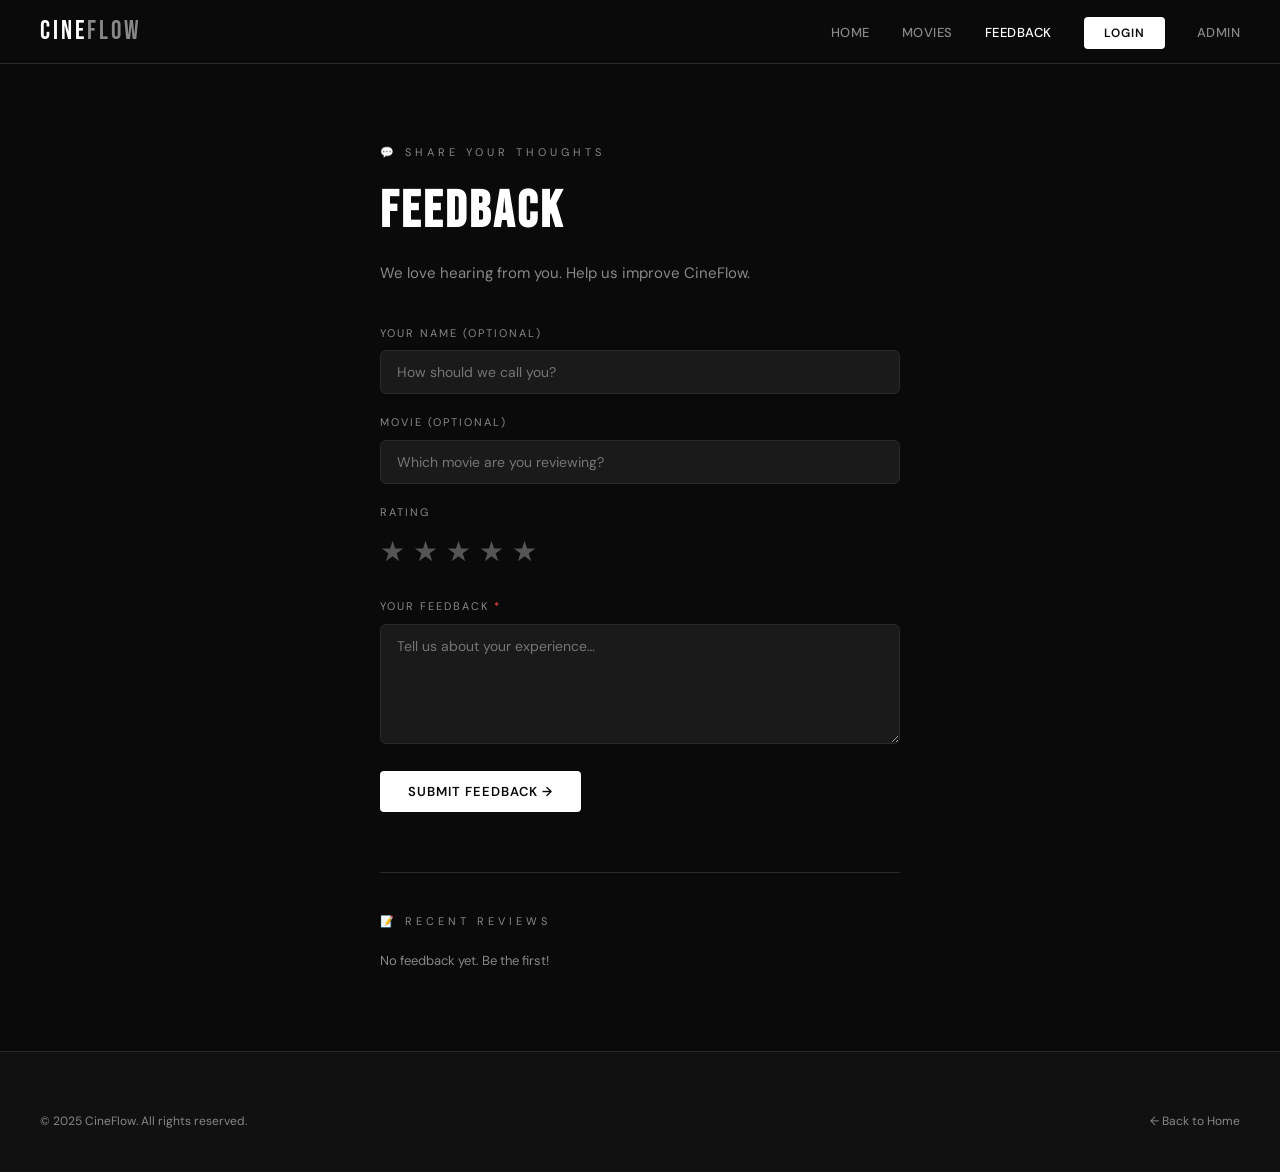
<file: feedback.html>
<!DOCTYPE html>
<html lang="en">
<head>
  <meta charset="UTF-8" />
  <meta name="viewport" content="width=device-width, initial-scale=1.0" />
  <title>Feedback – CineFlow</title>




  <link rel="preconnect" href="https://fonts.googleapis.com">
  <link rel="preconnect" href="https://fonts.gstatic.com" crossorigin>
  <link href="https://fonts.googleapis.com/css2?family=Bebas+Neue&family=DM+Sans:wght@300;400;500;600&display=swap" rel="stylesheet">
  <style>
@import url('https://fonts.googleapis.com/css2?family=Bebas+Neue&family=DM+Sans:wght@300;400;500;600&display=swap');

/* =============================
   CineFlow – Global Styles
   ============================= */

:root {
  --bg: #0a0a0a;
  --surface: #111111;
  --surface2: #1a1a1a;
  --border: #2a2a2a;
  --white: #ffffff;
  --gray: #888888;
  --gray2: #555555;
  --accent: #ffffff;
  --danger: #ff4444;
  --success: #44cc88;
  --seat-free: #2a2a2a;
  --seat-sel: #ffffff;
  --seat-taken: #444444;
}

*, *::before, *::after { box-sizing: border-box; margin: 0; padding: 0; }

html { scroll-behavior: smooth; }

body {
  background: var(--bg);
  color: var(--white);
  font-family: 'DM Sans', sans-serif;
  font-size: 15px;
  line-height: 1.6;
  min-height: 100vh;
}

a { color: inherit; text-decoration: none; }
img { max-width: 100%; display: block; }
button { cursor: pointer; font-family: inherit; }
input, textarea { font-family: inherit; }

/* ===== SCROLLBAR ===== */
::-webkit-scrollbar { width: 6px; }
::-webkit-scrollbar-track { background: var(--bg); }
::-webkit-scrollbar-thumb { background: var(--border); border-radius: 3px; }

/* ===== NAVBAR ===== */
.navbar {
  display: flex;
  align-items: center;
  justify-content: space-between;
  padding: 0 40px;
  height: 64px;
  background: var(--bg);
  border-bottom: 1px solid var(--border);
  position: sticky;
  top: 0;
  z-index: 100;
  backdrop-filter: blur(10px);
}

.navbar .logo {
  font-family: 'Bebas Neue', cursive;
  font-size: 26px;
  letter-spacing: 3px;
  color: var(--white);
}

.navbar .logo span { color: var(--gray); }

.nav-links {
  display: flex;
  align-items: center;
  gap: 32px;
  list-style: none;
}

.nav-links a {
  font-size: 13px;
  font-weight: 500;
  letter-spacing: 0.5px;
  color: var(--gray);
  transition: color 0.2s;
  text-transform: uppercase;
}

.nav-links a:hover, .nav-links a.active { color: var(--white); }

.nav-links .btn-nav {
  background: var(--white);
  color: var(--bg);
  padding: 8px 20px;
  border-radius: 4px;
  font-size: 12px;
  font-weight: 600;
  letter-spacing: 1px;
  text-transform: uppercase;
  transition: background 0.2s, color 0.2s;
}

.nav-links .btn-nav:hover { background: var(--gray); color: var(--bg); }

.hamburger { display: none; flex-direction: column; gap: 5px; cursor: pointer; }
.hamburger span { width: 24px; height: 2px; background: var(--white); border-radius: 2px; transition: all 0.3s; }

/* ===== BUTTONS ===== */
.btn {
  display: inline-block;
  padding: 12px 28px;
  border-radius: 4px;
  font-size: 13px;
  font-weight: 600;
  letter-spacing: 1px;
  text-transform: uppercase;
  border: none;
  transition: all 0.2s;
}

.btn-primary {
  background: var(--white);
  color: var(--bg);
}
.btn-primary:hover { background: #ddd; transform: translateY(-1px); }

.btn-outline {
  background: transparent;
  color: var(--white);
  border: 1px solid var(--border);
}
.btn-outline:hover { border-color: var(--white); background: rgba(255,255,255,0.05); }

.btn-danger { background: var(--danger); color: white; }
.btn-danger:hover { background: #cc3333; }

.btn-sm { padding: 8px 16px; font-size: 11px; }

/* ===== HERO ===== */
.hero {
  min-height: 85vh;
  display: flex;
  align-items: center;
  justify-content: center;
  flex-direction: column;
  text-align: center;
  padding: 60px 20px;
  position: relative;
  overflow: hidden;
  background:
    radial-gradient(ellipse 80% 50% at 50% 0%, rgba(255,255,255,0.04) 0%, transparent 70%),
    var(--bg);
}

.hero::before {
  content: 'CINEFLOW';
  position: absolute;
  font-family: 'Bebas Neue', cursive;
  font-size: clamp(80px, 20vw, 280px);
  color: rgba(255,255,255,0.02);
  letter-spacing: 10px;
  pointer-events: none;
  user-select: none;
  z-index: 0;
}

.hero-content { position: relative; z-index: 1; }

.hero-tag {
  display: inline-block;
  font-size: 11px;
  letter-spacing: 4px;
  text-transform: uppercase;
  color: var(--gray);
  border: 1px solid var(--border);
  padding: 6px 16px;
  border-radius: 50px;
  margin-bottom: 28px;
}

.hero h1 {
  font-family: 'Bebas Neue', cursive;
  font-size: clamp(52px, 10vw, 120px);
  line-height: 0.95;
  letter-spacing: 4px;
  margin-bottom: 20px;
}

.hero h1 span { color: var(--gray2); }

.hero p {
  font-size: 16px;
  color: var(--gray);
  max-width: 460px;
  margin: 0 auto 40px;
  line-height: 1.7;
}

/* ===== SEARCH BAR ===== */
.search-bar {
  display: flex;
  max-width: 520px;
  width: 100%;
  margin: 0 auto;
  background: var(--surface);
  border: 1px solid var(--border);
  border-radius: 6px;
  overflow: hidden;
  transition: border-color 0.2s;
}

.search-bar:focus-within { border-color: var(--white); }

.search-bar input {
  flex: 1;
  background: transparent;
  border: none;
  outline: none;
  padding: 14px 20px;
  color: var(--white);
  font-size: 14px;
}

.search-bar input::placeholder { color: var(--gray2); }

.search-bar button {
  background: var(--white);
  color: var(--bg);
  border: none;
  padding: 14px 24px;
  font-size: 13px;
  font-weight: 600;
  letter-spacing: 1px;
  text-transform: uppercase;
  transition: background 0.2s;
}

.search-bar button:hover { background: #ddd; }

/* ===== SECTIONS ===== */
section { padding: 80px 40px; }

.section-header {
  display: flex;
  align-items: flex-end;
  justify-content: space-between;
  margin-bottom: 40px;
}

.section-label {
  font-size: 11px;
  letter-spacing: 4px;
  text-transform: uppercase;
  color: var(--gray);
  margin-bottom: 8px;
}

.section-title {
  font-family: 'Bebas Neue', cursive;
  font-size: clamp(32px, 5vw, 52px);
  letter-spacing: 2px;
  line-height: 1;
}

.divider {
  width: 100%;
  height: 1px;
  background: var(--border);
  margin: 0 0 60px;
}

/* ===== MOVIE CARDS ===== */
.movies-grid {
  display: grid;
  grid-template-columns: repeat(auto-fill, minmax(220px, 1fr));
  gap: 24px;
}

.movie-card {
  background: var(--surface);
  border: 1px solid var(--border);
  border-radius: 8px;
  overflow: hidden;
  transition: transform 0.2s, border-color 0.2s;
}

.movie-card:hover { transform: translateY(-4px); border-color: var(--gray2); }

.movie-card .poster {
  aspect-ratio: 2/3;
  overflow: hidden;
  position: relative;
  background: var(--surface2);
}

.movie-card .poster img {
  width: 100%;
  height: 100%;
  object-fit: cover;
  transition: transform 0.4s;
}

.movie-card:hover .poster img { transform: scale(1.04); }

.movie-card .poster .rating {
  position: absolute;
  top: 12px;
  right: 12px;
  background: rgba(0,0,0,0.8);
  border: 1px solid var(--border);
  padding: 4px 10px;
  border-radius: 50px;
  font-size: 12px;
  font-weight: 600;
}

.movie-card .card-body { padding: 16px; }

.movie-card .genre-tag {
  font-size: 10px;
  letter-spacing: 2px;
  text-transform: uppercase;
  color: var(--gray);
  margin-bottom: 6px;
}

.movie-card .title {
  font-family: 'Bebas Neue', cursive;
  font-size: 20px;
  letter-spacing: 1px;
  margin-bottom: 14px;
}

.movie-card .card-footer {
  display: flex;
  align-items: center;
  justify-content: space-between;
}

.movie-card .price { font-size: 13px; color: var(--gray); }
.movie-card .price strong { color: var(--white); font-size: 16px; }

/* ===== POSTER PLACEHOLDER ===== */
.poster-placeholder {
  width: 100%;
  height: 100%;
  display: flex;
  align-items: center;
  justify-content: center;
  background: var(--surface2);
  flex-direction: column;
  gap: 10px;
  color: var(--gray2);
}

.poster-placeholder .movie-icon { font-size: 48px; }
.poster-placeholder .movie-title-ph {
  font-family: 'Bebas Neue', cursive;
  font-size: 13px;
  letter-spacing: 2px;
  text-align: center;
  padding: 0 10px;
}

/* ===== OFFERS SECTION ===== */
.offers-grid {
  display: grid;
  grid-template-columns: repeat(auto-fill, minmax(280px, 1fr));
  gap: 20px;
}

.offer-card {
  border: 1px solid var(--border);
  border-radius: 8px;
  padding: 28px;
  position: relative;
  overflow: hidden;
  background: var(--surface);
}

.offer-card::before {
  content: '';
  position: absolute;
  top: 0; left: 0; right: 0;
  height: 2px;
  background: var(--white);
}

.offer-code {
  font-family: 'Bebas Neue', cursive;
  font-size: 28px;
  letter-spacing: 3px;
  margin-bottom: 8px;
}

.offer-desc { color: var(--gray); font-size: 13px; margin-bottom: 16px; }

.offer-badge {
  display: inline-block;
  background: var(--white);
  color: var(--bg);
  font-size: 11px;
  font-weight: 700;
  letter-spacing: 1px;
  text-transform: uppercase;
  padding: 4px 12px;
  border-radius: 50px;
}

/* ===== FOOTER ===== */
footer {
  background: var(--surface);
  border-top: 1px solid var(--border);
  padding: 60px 40px 40px;
}

.footer-grid {
  display: grid;
  grid-template-columns: 2fr 1fr 1fr 1fr;
  gap: 40px;
  margin-bottom: 40px;
}

.footer-brand .logo-text {
  font-family: 'Bebas Neue', cursive;
  font-size: 28px;
  letter-spacing: 3px;
  margin-bottom: 12px;
}

.footer-brand p { color: var(--gray); font-size: 13px; line-height: 1.7; max-width: 240px; }

.footer-col h4 {
  font-size: 11px;
  letter-spacing: 3px;
  text-transform: uppercase;
  color: var(--gray);
  margin-bottom: 16px;
}

.footer-col ul { list-style: none; }
.footer-col ul li { margin-bottom: 10px; }
.footer-col ul li a { font-size: 13px; color: var(--gray); transition: color 0.2s; }
.footer-col ul li a:hover { color: var(--white); }

.footer-bottom {
  border-top: 1px solid var(--border);
  padding-top: 24px;
  display: flex;
  justify-content: space-between;
  align-items: center;
}

.footer-bottom p { font-size: 12px; color: var(--gray); }

/* ===== AUTH PAGES ===== */
.auth-page {
  min-height: 100vh;
  display: flex;
  align-items: center;
  justify-content: center;
  padding: 40px 20px;
  background:
    radial-gradient(ellipse 60% 40% at 50% 0%, rgba(255,255,255,0.03) 0%, transparent 70%),
    var(--bg);
}

.auth-box {
  width: 100%;
  max-width: 420px;
  background: var(--surface);
  border: 1px solid var(--border);
  border-radius: 12px;
  padding: 48px 40px;
}

.auth-logo {
  font-family: 'Bebas Neue', cursive;
  font-size: 28px;
  letter-spacing: 3px;
  text-align: center;
  margin-bottom: 8px;
}

.auth-subtitle {
  text-align: center;
  font-size: 13px;
  color: var(--gray);
  margin-bottom: 36px;
}

.form-group { margin-bottom: 20px; }

.form-group label {
  display: block;
  font-size: 11px;
  letter-spacing: 2px;
  text-transform: uppercase;
  color: var(--gray);
  margin-bottom: 8px;
}

.form-group input,
.form-group textarea,
.form-group select {
  width: 100%;
  background: var(--surface2);
  border: 1px solid var(--border);
  border-radius: 6px;
  padding: 12px 16px;
  color: var(--white);
  font-size: 14px;
  outline: none;
  transition: border-color 0.2s;
}

.form-group input:focus,
.form-group textarea:focus,
.form-group select:focus { border-color: var(--white); }

.form-group textarea { resize: vertical; min-height: 120px; }

.form-group select option { background: var(--surface2); }

.auth-footer {
  text-align: center;
  margin-top: 24px;
  font-size: 13px;
  color: var(--gray);
}

.auth-footer a { color: var(--white); text-decoration: underline; }

.toast {
  padding: 10px 16px;
  border-radius: 6px;
  font-size: 13px;
  margin-bottom: 16px;
  text-align: center;
  display: none;
}
.toast.success { background: rgba(68,204,136,0.15); border: 1px solid var(--success); color: var(--success); display: block; }
.toast.error { background: rgba(255,68,68,0.1); border: 1px solid var(--danger); color: var(--danger); display: block; }

/* ===== MOVIE DETAIL ===== */
.movie-detail {
  max-width: 1100px;
  margin: 0 auto;
  padding: 60px 40px;
}

.movie-detail-inner {
  display: grid;
  grid-template-columns: 300px 1fr;
  gap: 60px;
  align-items: start;
}

.detail-poster {
  aspect-ratio: 2/3;
  border-radius: 8px;
  overflow: hidden;
  border: 1px solid var(--border);
  background: var(--surface2);
}

.detail-poster img { width: 100%; height: 100%; object-fit: cover; }

.detail-meta .genre-tag {
  font-size: 11px;
  letter-spacing: 3px;
  text-transform: uppercase;
  color: var(--gray);
  margin-bottom: 12px;
}

.detail-meta h1 {
  font-family: 'Bebas Neue', cursive;
  font-size: clamp(40px, 6vw, 72px);
  letter-spacing: 3px;
  line-height: 0.95;
  margin-bottom: 20px;
}

.detail-stats {
  display: flex;
  gap: 24px;
  flex-wrap: wrap;
  margin-bottom: 24px;
}

.stat {
  display: flex;
  flex-direction: column;
  gap: 4px;
}

.stat-label { font-size: 10px; letter-spacing: 2px; text-transform: uppercase; color: var(--gray); }
.stat-value { font-size: 16px; font-weight: 600; }

.detail-desc { color: var(--gray); font-size: 14px; line-height: 1.8; margin-bottom: 28px; }

.seats-warning {
  display: inline-flex;
  align-items: center;
  gap: 8px;
  padding: 10px 16px;
  background: rgba(255,68,68,0.08);
  border: 1px solid rgba(255,68,68,0.25);
  border-radius: 6px;
  font-size: 13px;
  color: var(--danger);
  margin-bottom: 28px;
}

/* ===== SEATS PAGE ===== */
.seats-page { max-width: 800px; margin: 0 auto; padding: 60px 40px; }
.seats-page h1 { font-family: 'Bebas Neue', cursive; font-size: 48px; letter-spacing: 3px; margin-bottom: 8px; }
.seats-page .sub { color: var(--gray); font-size: 13px; margin-bottom: 40px; }

.screen-bar {
  width: 70%;
  margin: 0 auto 40px;
  height: 4px;
  background: linear-gradient(90deg, transparent, var(--white), transparent);
  border-radius: 2px;
  position: relative;
}

.screen-bar::after {
  content: 'SCREEN';
  position: absolute;
  top: 12px;
  left: 50%;
  transform: translateX(-50%);
  font-size: 10px;
  letter-spacing: 4px;
  color: var(--gray2);
}

.seats-grid {
  display: grid;
  grid-template-columns: repeat(5, 1fr);
  gap: 10px;
  margin-bottom: 40px;
}

.seat {
  aspect-ratio: 1;
  border-radius: 6px;
  background: var(--seat-free);
  border: 1px solid var(--border);
  cursor: pointer;
  display: flex;
  align-items: center;
  justify-content: center;
  font-size: 11px;
  color: var(--gray);
  font-weight: 600;
  transition: all 0.15s;
}

.seat:hover:not(.taken) { border-color: var(--white); }

.seat.selected {
  background: var(--seat-sel);
  color: var(--bg);
  border-color: var(--white);
}

.seat.taken {
  background: var(--seat-taken);
  cursor: not-allowed;
  opacity: 0.4;
  color: var(--gray2);
}

.seat-legend {
  display: flex;
  gap: 24px;
  margin-bottom: 32px;
  flex-wrap: wrap;
}

.legend-item { display: flex; align-items: center; gap: 8px; font-size: 12px; color: var(--gray); }
.legend-dot { width: 14px; height: 14px; border-radius: 3px; flex-shrink: 0; }
.legend-dot.free { background: var(--seat-free); border: 1px solid var(--border); }
.legend-dot.selected { background: var(--white); }
.legend-dot.taken { background: var(--seat-taken); opacity: 0.4; }

.booking-summary {
  background: var(--surface);
  border: 1px solid var(--border);
  border-radius: 8px;
  padding: 24px;
  margin-bottom: 24px;
}

.summary-row { display: flex; justify-content: space-between; padding: 8px 0; }
.summary-row:not(:last-child) { border-bottom: 1px solid var(--border); }
.summary-label { font-size: 13px; color: var(--gray); }
.summary-value { font-size: 13px; font-weight: 600; }
.summary-value.total { font-size: 18px; font-family: 'Bebas Neue', cursive; letter-spacing: 1px; }

/* ===== CONFIRMATION ===== */
.confirmation-page { max-width: 560px; margin: 0 auto; padding: 80px 40px; text-align: center; }

.confirm-icon {
  width: 80px;
  height: 80px;
  border-radius: 50%;
  background: rgba(68,204,136,0.1);
  border: 2px solid var(--success);
  display: flex;
  align-items: center;
  justify-content: center;
  font-size: 36px;
  margin: 0 auto 32px;
}

.confirmation-page h1 {
  font-family: 'Bebas Neue', cursive;
  font-size: 52px;
  letter-spacing: 3px;
  margin-bottom: 12px;
}

.confirmation-page .sub { color: var(--gray); margin-bottom: 40px; }

.ticket-card {
  background: var(--surface);
  border: 1px solid var(--border);
  border-radius: 12px;
  overflow: hidden;
  text-align: left;
  margin-bottom: 32px;
}

.ticket-header {
  background: var(--white);
  color: var(--bg);
  padding: 20px 24px;
  display: flex;
  justify-content: space-between;
  align-items: center;
}

.ticket-header .ticket-logo {
  font-family: 'Bebas Neue', cursive;
  font-size: 20px;
  letter-spacing: 3px;
}

.ticket-header .ticket-id { font-size: 11px; font-weight: 600; letter-spacing: 1px; opacity: 0.6; }

.ticket-body { padding: 24px; }
.ticket-row { display: flex; justify-content: space-between; padding: 10px 0; border-bottom: 1px solid var(--border); }
.ticket-row:last-child { border-bottom: none; }
.ticket-key { font-size: 11px; letter-spacing: 2px; text-transform: uppercase; color: var(--gray); }
.ticket-val { font-size: 14px; font-weight: 600; text-align: right; }

.ticket-divider {
  border: none;
  border-top: 2px dashed var(--border);
  margin: 0;
}

/* ===== FEEDBACK PAGE ===== */
.feedback-page { max-width: 600px; margin: 0 auto; padding: 80px 40px; }
.feedback-page h1 { font-family: 'Bebas Neue', cursive; font-size: 52px; letter-spacing: 3px; margin-bottom: 8px; }
.feedback-page .sub { color: var(--gray); margin-bottom: 40px; }

.star-group { display: flex; gap: 8px; margin-bottom: 24px; }
.star {
  font-size: 28px;
  cursor: pointer;
  color: var(--gray2);
  transition: color 0.15s;
  user-select: none;
}
.star.active { color: var(--white); }

/* ===== ADMIN PAGE ===== */
.admin-layout {
  display: grid;
  grid-template-columns: 220px 1fr;
  min-height: calc(100vh - 64px);
}

.admin-sidebar {
  background: var(--surface);
  border-right: 1px solid var(--border);
  padding: 32px 0;
}

.sidebar-title {
  font-size: 10px;
  letter-spacing: 3px;
  text-transform: uppercase;
  color: var(--gray);
  padding: 0 24px;
  margin-bottom: 16px;
}

.sidebar-nav { list-style: none; }
.sidebar-nav li a {
  display: flex;
  align-items: center;
  gap: 10px;
  padding: 12px 24px;
  font-size: 13px;
  color: var(--gray);
  transition: all 0.2s;
}
.sidebar-nav li a:hover, .sidebar-nav li a.active {
  color: var(--white);
  background: rgba(255,255,255,0.05);
}
.sidebar-nav li a .icon { font-size: 16px; }

.admin-main { padding: 40px; overflow-y: auto; }

.admin-section { display: none; }
.admin-section.active { display: block; }

.admin-header {
  display: flex;
  align-items: center;
  justify-content: space-between;
  margin-bottom: 32px;
}

.admin-header h2 {
  font-family: 'Bebas Neue', cursive;
  font-size: 36px;
  letter-spacing: 2px;
}

/* ===== STATS CARDS ===== */
.stats-row { display: grid; grid-template-columns: repeat(auto-fill, minmax(180px, 1fr)); gap: 20px; margin-bottom: 40px; }
.stat-card {
  background: var(--surface);
  border: 1px solid var(--border);
  border-radius: 8px;
  padding: 24px;
}
.stat-card .s-label { font-size: 10px; letter-spacing: 2px; text-transform: uppercase; color: var(--gray); margin-bottom: 8px; }
.stat-card .s-value { font-family: 'Bebas Neue', cursive; font-size: 36px; letter-spacing: 2px; }

/* ===== TABLE ===== */
.table-wrap { background: var(--surface); border: 1px solid var(--border); border-radius: 8px; overflow: hidden; }

table { width: 100%; border-collapse: collapse; }
thead { background: var(--surface2); }
thead th {
  padding: 14px 16px;
  text-align: left;
  font-size: 10px;
  letter-spacing: 2px;
  text-transform: uppercase;
  color: var(--gray);
  border-bottom: 1px solid var(--border);
}
tbody tr { border-bottom: 1px solid var(--border); transition: background 0.15s; }
tbody tr:last-child { border-bottom: none; }
tbody tr:hover { background: rgba(255,255,255,0.02); }
tbody td { padding: 14px 16px; font-size: 13px; vertical-align: middle; }

.table-poster {
  width: 40px;
  height: 56px;
  border-radius: 4px;
  object-fit: cover;
  background: var(--surface2);
  display: flex;
  align-items: center;
  justify-content: center;
  font-size: 20px;
}

.action-btns { display: flex; gap: 8px; }

/* ===== ADD MOVIE FORM ===== */
.add-movie-form {
  background: var(--surface);
  border: 1px solid var(--border);
  border-radius: 8px;
  padding: 32px;
  margin-bottom: 40px;
}

.form-row {
  display: grid;
  grid-template-columns: 1fr 1fr;
  gap: 20px;
}

/* ===== PAGE HEADER ===== */
.page-header {
  padding: 60px 40px 0;
  max-width: 1200px;
  margin: 0 auto;
}

.page-header h1 { font-family: 'Bebas Neue', cursive; font-size: clamp(40px, 7vw, 72px); letter-spacing: 3px; margin-bottom: 8px; }
.page-header p { color: var(--gray); font-size: 14px; }

/* ===== BREADCRUMB ===== */
.breadcrumb {
  display: flex;
  align-items: center;
  gap: 8px;
  font-size: 12px;
  color: var(--gray);
  margin-bottom: 40px;
}
.breadcrumb a { color: var(--gray); transition: color 0.2s; }
.breadcrumb a:hover { color: var(--white); }
.breadcrumb span { color: var(--gray2); }

/* ===== SEARCH RESULTS ===== */
.search-results-info { font-size: 13px; color: var(--gray); margin-bottom: 24px; }

/* ===== MOBILE ===== */
@media (max-width: 768px) {
  .navbar { padding: 0 20px; }
  .nav-links { display: none; flex-direction: column; position: absolute; top: 64px; left: 0; right: 0; background: var(--surface); border-bottom: 1px solid var(--border); padding: 20px; gap: 16px; }
  .nav-links.open { display: flex; }
  .hamburger { display: flex; }

  section { padding: 60px 20px; }
  .footer-grid { grid-template-columns: 1fr 1fr; }
  .movie-detail-inner { grid-template-columns: 1fr; }
  .detail-poster { max-width: 240px; }
  .admin-layout { grid-template-columns: 1fr; }
  .admin-sidebar { display: none; }
  .form-row { grid-template-columns: 1fr; }
  .seats-grid { grid-template-columns: repeat(4, 1fr); }
  .page-header { padding: 40px 20px 0; }
  .movie-detail { padding: 40px 20px; }
  .seats-page { padding: 40px 20px; }
  .feedback-page { padding: 60px 20px; }
  .confirmation-page { padding: 60px 20px; }
}

@media (max-width: 480px) {
  .footer-grid { grid-template-columns: 1fr; }
  .seats-grid { grid-template-columns: repeat(4, 1fr); }
}
  </style>
</head>
<body>

  <!-- NAVBAR -->
  <nav class="navbar">
    <a href="index.html" class="logo">Cine<span>Flow</span></a>
    <ul class="nav-links" id="nav-links">
      <li><a href="index.html">Home</a></li>
      <li><a href="movies.html">Movies</a></li>
      <li><a href="feedback.html" class="active">Feedback</a></li>
      <li id="nav-login"><a href="login.html" class="btn-nav">Login</a></li>
      <li id="nav-logout" style="display:none"><a href="#" onclick="logout()" class="btn-nav">Logout</a></li>
      <li><a href="admin.html">Admin</a></li>
    </ul>
    <div class="hamburger"><span></span><span></span><span></span></div>
  </nav>

  <div class="feedback-page">
    <div class="section-label">💬 Share Your Thoughts</div>
    <h1>Feedback</h1>
    <p class="sub">We love hearing from you. Help us improve CineFlow.</p>

    <div class="toast" id="fb-toast"></div>

    <form id="feedback-form" style="margin-bottom:60px">
      <div class="form-group">
        <label>Your Name (optional)</label>
        <input type="text" id="fb-name" placeholder="How should we call you?" />
      </div>

      <div class="form-group">
        <label>Movie (optional)</label>
        <input type="text" id="fb-movie" placeholder="Which movie are you reviewing?" />
      </div>

      <div class="form-group">
        <label>Rating</label>
        <div class="star-group">
          <span class="star" data-val="1">★</span>
          <span class="star" data-val="2">★</span>
          <span class="star" data-val="3">★</span>
          <span class="star" data-val="4">★</span>
          <span class="star" data-val="5">★</span>
        </div>
      </div>

      <div class="form-group">
        <label for="fb-text">Your Feedback <span style="color:var(--danger)">*</span></label>
        <textarea id="fb-text" rows="5" placeholder="Tell us about your experience…"></textarea>
      </div>

      <button type="submit" class="btn btn-primary">Submit Feedback →</button>
    </form>

    <!-- Previous Feedback -->
    <div style="border-top:1px solid var(--border);padding-top:40px">
      <div class="section-label">📝 Recent Reviews</div>
      <div id="feedback-list" style="margin-top:20px"></div>
    </div>
  </div>

  <!-- FOOTER -->
  <footer>
    <div class="footer-bottom" style="border-top:none;padding-top:0">
      <p>© 2025 CineFlow. All rights reserved.</p>
      <a href="index.html" style="font-size:12px;color:var(--gray)">← Back to Home</a>
    </div>
  </footer>


  <script>
// ============================================
// CineFlow – script.js
// Vanilla JS: auth, seats, feedback, admin
// ============================================

// ───────────────────────────────────────────
// MOVIES DATA (shared across pages)
// ───────────────────────────────────────────
const MOVIES = [
  { id: 1, title: "Interstellar Void", genre: "Sci-Fi", rating: "8.9", duration: "2h 49m", price: 280, desc: "A crew of astronauts journey through a wormhole near Saturn in search of a new home for humanity as Earth faces extinction. A breathtaking odyssey across time and space.", language: "English", seats_left: 4 },
  { id: 2, title: "Shadow Protocol", genre: "Thriller", rating: "7.8", duration: "2h 12m", price: 240, desc: "A rogue intelligence operative uncovers a global conspiracy that threatens to rewrite history. Every decision leads deeper into the labyrinth.", language: "English", seats_left: 12 },
  { id: 3, title: "The Last Sonata", genre: "Drama", rating: "8.2", duration: "1h 58m", price: 220, desc: "A famed pianist losing his hearing races against time to compose one final masterpiece — a love letter to the music that defined his life.", language: "English", seats_left: 7 },
  { id: 4, title: "Neon Requiem", genre: "Action", rating: "7.5", duration: "2h 05m", price: 260, desc: "In a city where corporations rule and justice is for sale, one ex-detective fights to reclaim the streets from the syndicate that destroyed his family.", language: "English", seats_left: 15 },
  { id: 5, title: "Pale Blue Tide", genre: "Horror", rating: "7.2", duration: "1h 52m", price: 200, desc: "A marine biologist's deep-sea expedition encounters something ancient and sentient. Some discoveries were meant to stay buried in the dark.", language: "English", seats_left: 3 },
  { id: 6, title: "The Grand Cipher", genre: "Mystery", rating: "8.5", duration: "2h 28m", price: 250, desc: "A cryptographer inherits a map containing the locations of seven stolen masterpieces, each guarded by an elaborate puzzle designed by her late grandfather.", language: "English", seats_left: 9 },
];

const EMOJIS = ["🚀", "🔫", "🎹", "⚡", "🌊", "🔍"];

// ───────────────────────────────────────────
// UTILITIES
// ───────────────────────────────────────────
function $(sel, ctx) { return (ctx || document).querySelector(sel); }
function $$(sel, ctx) { return [...(ctx || document).querySelectorAll(sel)]; }

function showToast(id, msg, type) {
  const el = document.getElementById(id);
  if (!el) return;
  el.textContent = msg;
  el.className = 'toast ' + type;
  setTimeout(() => el.classList.remove(type), 3500);
}

function generateId() {
  return 'CF' + Date.now().toString(36).toUpperCase() + Math.random().toString(36).slice(2,5).toUpperCase();
}

// ───────────────────────────────────────────
// NAVBAR – hamburger menu
// ───────────────────────────────────────────
function initNavbar() {
  const hamburger = $('.hamburger');
  const navLinks = $('.nav-links');
  if (!hamburger || !navLinks) return;

  hamburger.addEventListener('click', () => {
    navLinks.classList.toggle('open');
  });

  // Close on outside click
  document.addEventListener('click', (e) => {
    if (!hamburger.contains(e.target) && !navLinks.contains(e.target)) {
      navLinks.classList.remove('open');
    }
  });

  // Highlight active link
  const currentPage = window.location.pathname.split('/').pop() || 'index.html';
  $$('.nav-links a').forEach(a => {
    if (a.getAttribute('href') === currentPage) a.classList.add('active');
  });

  // Show/hide login vs profile
  updateNavAuth();
}

function updateNavAuth() {
  const user = JSON.parse(localStorage.getItem('cf_user') || 'null');
  const loginLink = document.getElementById('nav-login');
  const logoutLink = document.getElementById('nav-logout');
  if (loginLink) loginLink.style.display = user ? 'none' : '';
  if (logoutLink) logoutLink.style.display = user ? '' : 'none';
}

function logout() {
  localStorage.removeItem('cf_user');
  window.location.href = 'index.html';
}

// ───────────────────────────────────────────
// HOME PAGE – search
// ───────────────────────────────────────────
function initSearch() {
  const btn = document.getElementById('search-btn');
  const input = document.getElementById('search-input');
  if (!btn || !input) return;

  function doSearch() {
    const q = input.value.trim();
    if (q) window.location.href = `movies.html?q=${encodeURIComponent(q)}`;
  }

  btn.addEventListener('click', doSearch);
  input.addEventListener('keydown', e => { if (e.key === 'Enter') doSearch(); });
}

// ───────────────────────────────────────────
// MOVIES PAGE
// ───────────────────────────────────────────
function initMoviesPage() {
  const grid = document.getElementById('movies-grid');
  if (!grid) return;

  const params = new URLSearchParams(window.location.search);
  const q = params.get('q') || '';

  const info = document.getElementById('search-results-info');
  let movies = MOVIES;

  if (q) {
    movies = MOVIES.filter(m =>
      m.title.toLowerCase().includes(q.toLowerCase()) ||
      m.genre.toLowerCase().includes(q.toLowerCase())
    );
    if (info) info.textContent = `${movies.length} result${movies.length !== 1 ? 's' : ''} for "${q}"`;
    if (document.getElementById('search-input')) document.getElementById('search-input').value = q;
  } else {
    if (info) info.textContent = `${movies.length} movies now showing`;
  }

  renderMovieCards(grid, movies);
}

function renderMovieCards(grid, movies) {
  if (!movies.length) {
    grid.innerHTML = '<p style="color:var(--gray);grid-column:1/-1;">No movies found.</p>';
    return;
  }
  grid.innerHTML = movies.map((m, i) => `
    <div class="movie-card" style="animation-delay:${i * 0.06}s">
      <div class="poster">
        <div class="poster-placeholder">
          <div class="movie-icon">${EMOJIS[m.id - 1] || '🎬'}</div>
          <div class="movie-title-ph">${m.title}</div>
        </div>
        <div class="rating">⭐ ${m.rating}</div>
      </div>
      <div class="card-body">
        <div class="genre-tag">${m.genre} · ${m.duration}</div>
        <div class="title">${m.title}</div>
        <div class="card-footer">
          <div class="price">From <strong>₹${m.price}</strong></div>
          <a href="movie.html?id=${m.id}" class="btn btn-primary btn-sm">Book</a>
        </div>
      </div>
    </div>
  `).join('');
}

// Home page trending
function initTrending() {
  const grid = document.getElementById('trending-grid');
  if (!grid) return;
  renderMovieCards(grid, MOVIES.slice(0, 3));
}

// ───────────────────────────────────────────
// MOVIE DETAIL PAGE
// ───────────────────────────────────────────
function initMovieDetail() {
  const container = document.getElementById('movie-detail');
  if (!container) return;

  const params = new URLSearchParams(window.location.search);
  const id = parseInt(params.get('id'));
  const movie = MOVIES.find(m => m.id === id);

  if (!movie) {
    container.innerHTML = '<p style="color:var(--gray)">Movie not found.</p>';
    return;
  }

  document.title = `${movie.title} – CineFlow`;

  container.innerHTML = `
    <div class="breadcrumb">
      <a href="movies.html">Movies</a>
      <span>›</span>
      <span>${movie.title}</span>
    </div>
    <div class="movie-detail-inner">
      <div class="detail-poster">
        <div class="poster-placeholder" style="height:100%;min-height:360px;">
          <div class="movie-icon" style="font-size:72px">${EMOJIS[movie.id - 1] || '🎬'}</div>
          <div class="movie-title-ph" style="font-size:16px">${movie.title}</div>
        </div>
      </div>
      <div class="detail-meta">
        <div class="genre-tag">${movie.genre}</div>
        <h1>${movie.title}</h1>
        <div class="detail-stats">
          <div class="stat"><span class="stat-label">Rating</span><span class="stat-value">⭐ ${movie.rating}</span></div>
          <div class="stat"><span class="stat-label">Duration</span><span class="stat-value">${movie.duration}</span></div>
          <div class="stat"><span class="stat-label">Language</span><span class="stat-value">${movie.language}</span></div>
          <div class="stat"><span class="stat-label">Price</span><span class="stat-value">₹${movie.price}</span></div>
        </div>
        <p class="detail-desc">${movie.desc}</p>
        ${movie.seats_left <= 6 ? `<div class="seats-warning">⚠️ Only ${movie.seats_left} seats left! Book now.</div>` : ''}
        <a href="seats.html?id=${movie.id}" class="btn btn-primary">Select Seats →</a>
      </div>
    </div>
  `;
}

// ───────────────────────────────────────────
// REGISTER
// ───────────────────────────────────────────
function initRegister() {
  const form = document.getElementById('register-form');
  if (!form) return;

  form.addEventListener('submit', (e) => {
    e.preventDefault();
    const name = form.querySelector('#reg-name').value.trim();
    const email = form.querySelector('#reg-email').value.trim().toLowerCase();
    const pass = form.querySelector('#reg-pass').value;
    const pass2 = form.querySelector('#reg-pass2').value;

    if (!name || !email || !pass) return showToast('reg-toast', 'All fields are required.', 'error');
    if (pass !== pass2) return showToast('reg-toast', 'Passwords do not match.', 'error');
    if (pass.length < 6) return showToast('reg-toast', 'Password must be at least 6 characters.', 'error');

    const users = JSON.parse(localStorage.getItem('cf_users') || '[]');
    if (users.find(u => u.email === email)) return showToast('reg-toast', 'Email already registered.', 'error');

    users.push({ name, email, pass });
    localStorage.setItem('cf_users', JSON.stringify(users));
    showToast('reg-toast', 'Account created! Redirecting...', 'success');
    setTimeout(() => window.location.href = 'login.html', 1500);
  });
}

// ───────────────────────────────────────────
// LOGIN
// ───────────────────────────────────────────
function initLogin() {
  const form = document.getElementById('login-form');
  if (!form) return;

  form.addEventListener('submit', (e) => {
    e.preventDefault();
    const email = form.querySelector('#login-email').value.trim().toLowerCase();
    const pass = form.querySelector('#login-pass').value;

    // Admin shortcut
    if (email === 'admin@cineflow.com' && pass === 'admin123') {
      localStorage.setItem('cf_user', JSON.stringify({ name: 'Admin', email, role: 'admin' }));
      showToast('login-toast', 'Welcome, Admin! Redirecting...', 'success');
      setTimeout(() => window.location.href = 'admin.html', 1200);
      return;
    }

    const users = JSON.parse(localStorage.getItem('cf_users') || '[]');
    const user = users.find(u => u.email === email && u.pass === pass);

    if (!user) return showToast('login-toast', 'Invalid email or password.', 'error');

    localStorage.setItem('cf_user', JSON.stringify({ name: user.name, email: user.email }));
    showToast('login-toast', `Welcome back, ${user.name}!`, 'success');
    setTimeout(() => window.location.href = 'index.html', 1200);
  });
}

// ───────────────────────────────────────────
// SEAT SELECTION
// ───────────────────────────────────────────
function initSeats() {
  const grid = document.getElementById('seats-grid');
  if (!grid) return;

  const params = new URLSearchParams(window.location.search);
  const id = parseInt(params.get('id'));
  const movie = MOVIES.find(m => m.id === id) || MOVIES[0];

  // Set movie info
  const movieTitle = document.getElementById('seat-movie-title');
  const moviePrice = document.getElementById('seat-movie-price');
  if (movieTitle) movieTitle.textContent = movie.title;
  if (moviePrice) moviePrice.textContent = '₹' + movie.price;

  const totalSeats = 20;
  // Randomly mark some as taken
  const takenSeats = [3, 7, 11, 15, 18];
  let selectedSeats = [];

  // Render seats
  grid.innerHTML = '';
  for (let i = 1; i <= totalSeats; i++) {
    const seat = document.createElement('div');
    seat.className = 'seat';
    seat.textContent = i;
    seat.dataset.seat = i;

    if (takenSeats.includes(i)) {
      seat.classList.add('taken');
      seat.title = 'Already booked';
    } else {
      seat.addEventListener('click', () => toggleSeat(seat, i, movie));
    }

    grid.appendChild(seat);
  }

  function toggleSeat(seatEl, num, movie) {
    if (selectedSeats.includes(num)) {
      selectedSeats = selectedSeats.filter(s => s !== num);
      seatEl.classList.remove('selected');
    } else {
      selectedSeats.push(num);
      seatEl.classList.add('selected');
    }
    updateSummary(movie);
  }

  function updateSummary(movie) {
    const selDisplay = document.getElementById('summary-seats');
    const totalDisplay = document.getElementById('summary-total');
    if (selDisplay) selDisplay.textContent = selectedSeats.length ? selectedSeats.join(', ') : '—';
    if (totalDisplay) totalDisplay.textContent = '₹' + (selectedSeats.length * movie.price);
  }

  // Confirm booking
  const confirmBtn = document.getElementById('confirm-booking');
  if (confirmBtn) {
    confirmBtn.addEventListener('click', () => {
      if (!selectedSeats.length) {
        alert('Please select at least one seat.');
        return;
      }
      const booking = {
        id: generateId(),
        movieId: movie.id,
        movieTitle: movie.title,
        genre: movie.genre,
        seats: selectedSeats,
        price: movie.price,
        total: selectedSeats.length * movie.price,
        date: new Date().toLocaleDateString('en-IN', { day: 'numeric', month: 'short', year: 'numeric' }),
        time: '7:30 PM',
        hall: 'Hall A',
        bookedAt: new Date().toISOString()
      };

      localStorage.setItem('cf_last_booking', JSON.stringify(booking));

      // Save to all bookings list
      const all = JSON.parse(localStorage.getItem('cf_bookings') || '[]');
      all.push(booking);
      localStorage.setItem('cf_bookings', JSON.stringify(all));

      window.location.href = 'confirmation.html';
    });
  }
}

// ───────────────────────────────────────────
// CONFIRMATION PAGE
// ───────────────────────────────────────────
function initConfirmation() {
  const card = document.getElementById('ticket-card');
  if (!card) return;

  const booking = JSON.parse(localStorage.getItem('cf_last_booking') || 'null');
  if (!booking) {
    card.innerHTML = '<p style="color:var(--gray);text-align:center;padding:24px">No booking found.</p>';
    return;
  }

  card.innerHTML = `
    <div class="ticket-header">
      <span class="ticket-logo">CINEFLOW</span>
      <span class="ticket-id">#${booking.id}</span>
    </div>
    <hr class="ticket-divider">
    <div class="ticket-body">
      <div class="ticket-row"><span class="ticket-key">Movie</span><span class="ticket-val">${booking.movieTitle}</span></div>
      <div class="ticket-row"><span class="ticket-key">Genre</span><span class="ticket-val">${booking.genre}</span></div>
      <div class="ticket-row"><span class="ticket-key">Date</span><span class="ticket-val">${booking.date}</span></div>
      <div class="ticket-row"><span class="ticket-key">Show Time</span><span class="ticket-val">${booking.time}</span></div>
      <div class="ticket-row"><span class="ticket-key">Hall</span><span class="ticket-val">${booking.hall}</span></div>
      <div class="ticket-row"><span class="ticket-key">Seats</span><span class="ticket-val">${booking.seats.join(', ')}</span></div>
      <div class="ticket-row"><span class="ticket-key">Amount Paid</span><span class="ticket-val">₹${booking.total}</span></div>
    </div>
  `;
}

// ───────────────────────────────────────────
// FEEDBACK
// ───────────────────────────────────────────
function initFeedback() {
  const form = document.getElementById('feedback-form');
  if (!form) return;

  // Star rating
  let currentRating = 0;
  const stars = $$('.star');

  stars.forEach((star, index) => {
    star.addEventListener('mouseover', () => highlightStars(index + 1));
    star.addEventListener('mouseleave', () => highlightStars(currentRating));
    star.addEventListener('click', () => { currentRating = index + 1; highlightStars(currentRating); });
  });

  function highlightStars(count) {
    stars.forEach((s, i) => { s.classList.toggle('active', i < count); });
  }

  form.addEventListener('submit', (e) => {
    e.preventDefault();
    const name = form.querySelector('#fb-name').value.trim();
    const movie = form.querySelector('#fb-movie').value.trim();
    const text = form.querySelector('#fb-text').value.trim();

    if (!text) return showToast('fb-toast', 'Please enter your feedback.', 'error');

    const feedback = {
      id: generateId(),
      name: name || 'Anonymous',
      movie,
      rating: currentRating,
      text,
      date: new Date().toLocaleDateString('en-IN')
    };

    const all = JSON.parse(localStorage.getItem('cf_feedback') || '[]');
    all.push(feedback);
    localStorage.setItem('cf_feedback', JSON.stringify(all));

    showToast('fb-toast', '🎉 Thank you for your feedback!', 'success');
    form.reset();
    currentRating = 0;
    highlightStars(0);

    renderFeedbackList();
  });

  renderFeedbackList();
}

function renderFeedbackList() {
  const list = document.getElementById('feedback-list');
  if (!list) return;

  const all = JSON.parse(localStorage.getItem('cf_feedback') || '[]').reverse();
  if (!all.length) {
    list.innerHTML = '<p style="color:var(--gray);font-size:13px">No feedback yet. Be the first!</p>';
    return;
  }

  list.innerHTML = all.slice(0, 5).map(f => `
    <div style="background:var(--surface);border:1px solid var(--border);border-radius:8px;padding:20px;margin-bottom:16px">
      <div style="display:flex;justify-content:space-between;align-items:center;margin-bottom:8px">
        <strong style="font-size:14px">${f.name}</strong>
        <span style="font-size:12px;color:var(--gray)">${f.date}</span>
      </div>
      ${f.movie ? `<div style="font-size:11px;color:var(--gray);letter-spacing:2px;text-transform:uppercase;margin-bottom:8px">${f.movie}</div>` : ''}
      ${f.rating ? `<div style="margin-bottom:8px;font-size:14px">${'★'.repeat(f.rating)}${'☆'.repeat(5 - f.rating)}</div>` : ''}
      <p style="font-size:13px;color:var(--gray);line-height:1.7">${f.text}</p>
    </div>
  `).join('');
}

// ───────────────────────────────────────────
// ADMIN PAGE
// ───────────────────────────────────────────
function initAdmin() {
  const sidebar = $$('.sidebar-nav li a');
  if (!sidebar.length) return;

  // Sidebar tab switching
  sidebar.forEach(link => {
    link.addEventListener('click', (e) => {
      e.preventDefault();
      const target = link.dataset.tab;
      if (!target) return;
      sidebar.forEach(l => l.classList.remove('active'));
      link.classList.add('active');
      $$('.admin-section').forEach(sec => sec.classList.remove('active'));
      const sec = document.getElementById(target);
      if (sec) sec.classList.add('active');
    });
  });

  // Load movies table
  loadAdminMoviesTable();
  loadBookingsTable();
  loadAdminStats();

  // Add movie form
  const addForm = document.getElementById('add-movie-form');
  if (addForm) {
    addForm.addEventListener('submit', (e) => {
      e.preventDefault();
      const title = addForm.querySelector('#am-title').value.trim();
      const genre = addForm.querySelector('#am-genre').value.trim();
      const price = addForm.querySelector('#am-price').value;
      if (!title || !genre || !price) return showToast('am-toast', 'All fields required.', 'error');

      const custom = JSON.parse(localStorage.getItem('cf_custom_movies') || '[]');
      const newId = 100 + custom.length + 1;
      custom.push({ id: newId, title, genre, price: parseInt(price), rating: '7.0', duration: '2h 00m', language: 'English', desc: 'Coming soon.', seats_left: 20 });
      localStorage.setItem('cf_custom_movies', JSON.stringify(custom));
      showToast('am-toast', 'Movie added!', 'success');
      addForm.reset();
      loadAdminMoviesTable();
      loadAdminStats();
    });
  }
}

function getAllMovies() {
  const custom = JSON.parse(localStorage.getItem('cf_custom_movies') || '[]');
  return [...MOVIES, ...custom];
}

function loadAdminMoviesTable() {
  const tbody = document.getElementById('movies-tbody');
  if (!tbody) return;

  const movies = getAllMovies();
  tbody.innerHTML = movies.map((m, i) => `
    <tr>
      <td><div class="table-poster">${EMOJIS[m.id - 1] || '🎬'}</div></td>
      <td><strong>${m.title}</strong></td>
      <td>${m.genre}</td>
      <td>₹${m.price}</td>
      <td>⭐ ${m.rating}</td>
      <td>
        <div class="action-btns">
          <button class="btn btn-outline btn-sm" onclick="editMovie(${m.id})">Edit</button>
          <button class="btn btn-danger btn-sm" onclick="deleteMovie(${m.id})">Delete</button>
        </div>
      </td>
    </tr>
  `).join('');
}

function loadBookingsTable() {
  const tbody = document.getElementById('bookings-tbody');
  if (!tbody) return;

  const bookings = JSON.parse(localStorage.getItem('cf_bookings') || '[]').reverse();
  if (!bookings.length) {
    tbody.innerHTML = '<tr><td colspan="6" style="color:var(--gray);text-align:center;padding:32px">No bookings yet.</td></tr>';
    return;
  }

  tbody.innerHTML = bookings.map(b => `
    <tr>
      <td><code style="font-size:11px;color:var(--gray)">#${b.id}</code></td>
      <td>${b.movieTitle}</td>
      <td>${b.seats.join(', ')}</td>
      <td>${b.date}</td>
      <td>₹${b.total}</td>
      <td><span style="color:var(--success);font-size:12px;font-weight:600">✓ Confirmed</span></td>
    </tr>
  `).join('');
}

function loadAdminStats() {
  const movies = getAllMovies();
  const bookings = JSON.parse(localStorage.getItem('cf_bookings') || '[]');
  const users = JSON.parse(localStorage.getItem('cf_users') || '[]');
  const revenue = bookings.reduce((sum, b) => sum + (b.total || 0), 0);

  const set = (id, val) => { const el = document.getElementById(id); if (el) el.textContent = val; };
  set('stat-movies', movies.length);
  set('stat-bookings', bookings.length);
  set('stat-users', users.length);
  set('stat-revenue', '₹' + revenue.toLocaleString('en-IN'));
}

function editMovie(id) {
  const title = prompt('Enter new title for movie ID ' + id + ':');
  if (!title) return;
  const custom = JSON.parse(localStorage.getItem('cf_custom_movies') || '[]');
  const idx = custom.findIndex(m => m.id === id);
  if (idx !== -1) { custom[idx].title = title; localStorage.setItem('cf_custom_movies', JSON.stringify(custom)); }
  loadAdminMoviesTable();
}

function deleteMovie(id) {
  if (!confirm('Delete this movie?')) return;
  const custom = JSON.parse(localStorage.getItem('cf_custom_movies') || '[]');
  const filtered = custom.filter(m => m.id !== id);
  localStorage.setItem('cf_custom_movies', JSON.stringify(filtered));
  // Cannot delete base movies, just show message
  loadAdminMoviesTable();
  loadAdminStats();
  showToast('am-toast', 'Movie removed from list.', 'success');
}

// ───────────────────────────────────────────
// INIT – auto-detect page and run
// ───────────────────────────────────────────
document.addEventListener('DOMContentLoaded', () => {
  initNavbar();
  initSearch();
  initTrending();
  initMoviesPage();
  initMovieDetail();
  initRegister();
  initLogin();
  initSeats();
  initConfirmation();
  initFeedback();
  initAdmin();
});
  </script>
</body>
</html>
</file>
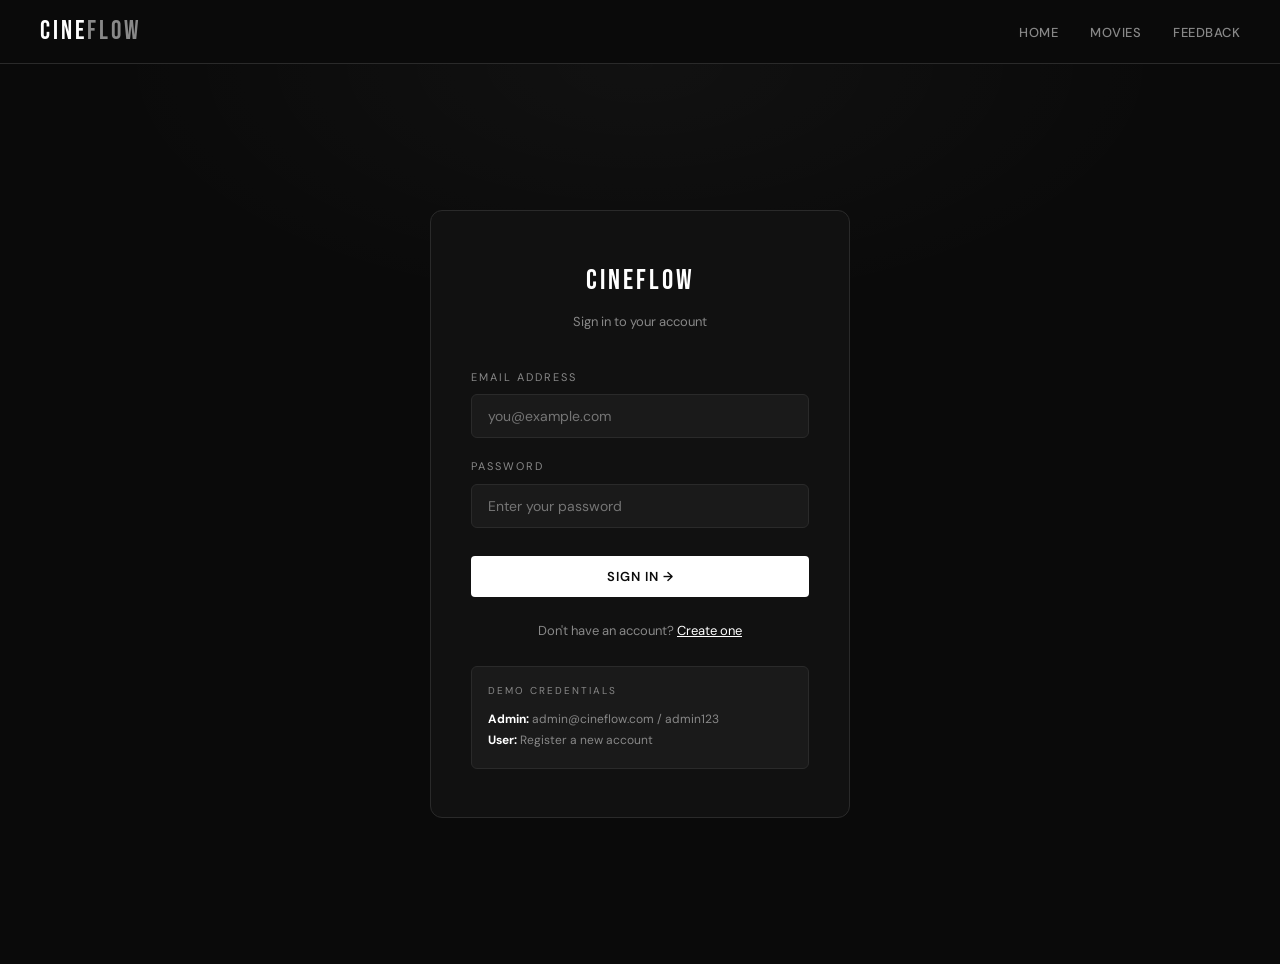
<file: login.html>
<!DOCTYPE html>
<html lang="en">
<head>
  <meta charset="UTF-8" />
  <meta name="viewport" content="width=device-width, initial-scale=1.0" />
  <title>Login – CineFlow</title>




  <link rel="preconnect" href="https://fonts.googleapis.com">
  <link rel="preconnect" href="https://fonts.gstatic.com" crossorigin>
  <link href="https://fonts.googleapis.com/css2?family=Bebas+Neue&family=DM+Sans:wght@300;400;500;600&display=swap" rel="stylesheet">
  <style>
@import url('https://fonts.googleapis.com/css2?family=Bebas+Neue&family=DM+Sans:wght@300;400;500;600&display=swap');

/* =============================
   CineFlow – Global Styles
   ============================= */

:root {
  --bg: #0a0a0a;
  --surface: #111111;
  --surface2: #1a1a1a;
  --border: #2a2a2a;
  --white: #ffffff;
  --gray: #888888;
  --gray2: #555555;
  --accent: #ffffff;
  --danger: #ff4444;
  --success: #44cc88;
  --seat-free: #2a2a2a;
  --seat-sel: #ffffff;
  --seat-taken: #444444;
}

*, *::before, *::after { box-sizing: border-box; margin: 0; padding: 0; }

html { scroll-behavior: smooth; }

body {
  background: var(--bg);
  color: var(--white);
  font-family: 'DM Sans', sans-serif;
  font-size: 15px;
  line-height: 1.6;
  min-height: 100vh;
}

a { color: inherit; text-decoration: none; }
img { max-width: 100%; display: block; }
button { cursor: pointer; font-family: inherit; }
input, textarea { font-family: inherit; }

/* ===== SCROLLBAR ===== */
::-webkit-scrollbar { width: 6px; }
::-webkit-scrollbar-track { background: var(--bg); }
::-webkit-scrollbar-thumb { background: var(--border); border-radius: 3px; }

/* ===== NAVBAR ===== */
.navbar {
  display: flex;
  align-items: center;
  justify-content: space-between;
  padding: 0 40px;
  height: 64px;
  background: var(--bg);
  border-bottom: 1px solid var(--border);
  position: sticky;
  top: 0;
  z-index: 100;
  backdrop-filter: blur(10px);
}

.navbar .logo {
  font-family: 'Bebas Neue', cursive;
  font-size: 26px;
  letter-spacing: 3px;
  color: var(--white);
}

.navbar .logo span { color: var(--gray); }

.nav-links {
  display: flex;
  align-items: center;
  gap: 32px;
  list-style: none;
}

.nav-links a {
  font-size: 13px;
  font-weight: 500;
  letter-spacing: 0.5px;
  color: var(--gray);
  transition: color 0.2s;
  text-transform: uppercase;
}

.nav-links a:hover, .nav-links a.active { color: var(--white); }

.nav-links .btn-nav {
  background: var(--white);
  color: var(--bg);
  padding: 8px 20px;
  border-radius: 4px;
  font-size: 12px;
  font-weight: 600;
  letter-spacing: 1px;
  text-transform: uppercase;
  transition: background 0.2s, color 0.2s;
}

.nav-links .btn-nav:hover { background: var(--gray); color: var(--bg); }

.hamburger { display: none; flex-direction: column; gap: 5px; cursor: pointer; }
.hamburger span { width: 24px; height: 2px; background: var(--white); border-radius: 2px; transition: all 0.3s; }

/* ===== BUTTONS ===== */
.btn {
  display: inline-block;
  padding: 12px 28px;
  border-radius: 4px;
  font-size: 13px;
  font-weight: 600;
  letter-spacing: 1px;
  text-transform: uppercase;
  border: none;
  transition: all 0.2s;
}

.btn-primary {
  background: var(--white);
  color: var(--bg);
}
.btn-primary:hover { background: #ddd; transform: translateY(-1px); }

.btn-outline {
  background: transparent;
  color: var(--white);
  border: 1px solid var(--border);
}
.btn-outline:hover { border-color: var(--white); background: rgba(255,255,255,0.05); }

.btn-danger { background: var(--danger); color: white; }
.btn-danger:hover { background: #cc3333; }

.btn-sm { padding: 8px 16px; font-size: 11px; }

/* ===== HERO ===== */
.hero {
  min-height: 85vh;
  display: flex;
  align-items: center;
  justify-content: center;
  flex-direction: column;
  text-align: center;
  padding: 60px 20px;
  position: relative;
  overflow: hidden;
  background:
    radial-gradient(ellipse 80% 50% at 50% 0%, rgba(255,255,255,0.04) 0%, transparent 70%),
    var(--bg);
}

.hero::before {
  content: 'CINEFLOW';
  position: absolute;
  font-family: 'Bebas Neue', cursive;
  font-size: clamp(80px, 20vw, 280px);
  color: rgba(255,255,255,0.02);
  letter-spacing: 10px;
  pointer-events: none;
  user-select: none;
  z-index: 0;
}

.hero-content { position: relative; z-index: 1; }

.hero-tag {
  display: inline-block;
  font-size: 11px;
  letter-spacing: 4px;
  text-transform: uppercase;
  color: var(--gray);
  border: 1px solid var(--border);
  padding: 6px 16px;
  border-radius: 50px;
  margin-bottom: 28px;
}

.hero h1 {
  font-family: 'Bebas Neue', cursive;
  font-size: clamp(52px, 10vw, 120px);
  line-height: 0.95;
  letter-spacing: 4px;
  margin-bottom: 20px;
}

.hero h1 span { color: var(--gray2); }

.hero p {
  font-size: 16px;
  color: var(--gray);
  max-width: 460px;
  margin: 0 auto 40px;
  line-height: 1.7;
}

/* ===== SEARCH BAR ===== */
.search-bar {
  display: flex;
  max-width: 520px;
  width: 100%;
  margin: 0 auto;
  background: var(--surface);
  border: 1px solid var(--border);
  border-radius: 6px;
  overflow: hidden;
  transition: border-color 0.2s;
}

.search-bar:focus-within { border-color: var(--white); }

.search-bar input {
  flex: 1;
  background: transparent;
  border: none;
  outline: none;
  padding: 14px 20px;
  color: var(--white);
  font-size: 14px;
}

.search-bar input::placeholder { color: var(--gray2); }

.search-bar button {
  background: var(--white);
  color: var(--bg);
  border: none;
  padding: 14px 24px;
  font-size: 13px;
  font-weight: 600;
  letter-spacing: 1px;
  text-transform: uppercase;
  transition: background 0.2s;
}

.search-bar button:hover { background: #ddd; }

/* ===== SECTIONS ===== */
section { padding: 80px 40px; }

.section-header {
  display: flex;
  align-items: flex-end;
  justify-content: space-between;
  margin-bottom: 40px;
}

.section-label {
  font-size: 11px;
  letter-spacing: 4px;
  text-transform: uppercase;
  color: var(--gray);
  margin-bottom: 8px;
}

.section-title {
  font-family: 'Bebas Neue', cursive;
  font-size: clamp(32px, 5vw, 52px);
  letter-spacing: 2px;
  line-height: 1;
}

.divider {
  width: 100%;
  height: 1px;
  background: var(--border);
  margin: 0 0 60px;
}

/* ===== MOVIE CARDS ===== */
.movies-grid {
  display: grid;
  grid-template-columns: repeat(auto-fill, minmax(220px, 1fr));
  gap: 24px;
}

.movie-card {
  background: var(--surface);
  border: 1px solid var(--border);
  border-radius: 8px;
  overflow: hidden;
  transition: transform 0.2s, border-color 0.2s;
}

.movie-card:hover { transform: translateY(-4px); border-color: var(--gray2); }

.movie-card .poster {
  aspect-ratio: 2/3;
  overflow: hidden;
  position: relative;
  background: var(--surface2);
}

.movie-card .poster img {
  width: 100%;
  height: 100%;
  object-fit: cover;
  transition: transform 0.4s;
}

.movie-card:hover .poster img { transform: scale(1.04); }

.movie-card .poster .rating {
  position: absolute;
  top: 12px;
  right: 12px;
  background: rgba(0,0,0,0.8);
  border: 1px solid var(--border);
  padding: 4px 10px;
  border-radius: 50px;
  font-size: 12px;
  font-weight: 600;
}

.movie-card .card-body { padding: 16px; }

.movie-card .genre-tag {
  font-size: 10px;
  letter-spacing: 2px;
  text-transform: uppercase;
  color: var(--gray);
  margin-bottom: 6px;
}

.movie-card .title {
  font-family: 'Bebas Neue', cursive;
  font-size: 20px;
  letter-spacing: 1px;
  margin-bottom: 14px;
}

.movie-card .card-footer {
  display: flex;
  align-items: center;
  justify-content: space-between;
}

.movie-card .price { font-size: 13px; color: var(--gray); }
.movie-card .price strong { color: var(--white); font-size: 16px; }

/* ===== POSTER PLACEHOLDER ===== */
.poster-placeholder {
  width: 100%;
  height: 100%;
  display: flex;
  align-items: center;
  justify-content: center;
  background: var(--surface2);
  flex-direction: column;
  gap: 10px;
  color: var(--gray2);
}

.poster-placeholder .movie-icon { font-size: 48px; }
.poster-placeholder .movie-title-ph {
  font-family: 'Bebas Neue', cursive;
  font-size: 13px;
  letter-spacing: 2px;
  text-align: center;
  padding: 0 10px;
}

/* ===== OFFERS SECTION ===== */
.offers-grid {
  display: grid;
  grid-template-columns: repeat(auto-fill, minmax(280px, 1fr));
  gap: 20px;
}

.offer-card {
  border: 1px solid var(--border);
  border-radius: 8px;
  padding: 28px;
  position: relative;
  overflow: hidden;
  background: var(--surface);
}

.offer-card::before {
  content: '';
  position: absolute;
  top: 0; left: 0; right: 0;
  height: 2px;
  background: var(--white);
}

.offer-code {
  font-family: 'Bebas Neue', cursive;
  font-size: 28px;
  letter-spacing: 3px;
  margin-bottom: 8px;
}

.offer-desc { color: var(--gray); font-size: 13px; margin-bottom: 16px; }

.offer-badge {
  display: inline-block;
  background: var(--white);
  color: var(--bg);
  font-size: 11px;
  font-weight: 700;
  letter-spacing: 1px;
  text-transform: uppercase;
  padding: 4px 12px;
  border-radius: 50px;
}

/* ===== FOOTER ===== */
footer {
  background: var(--surface);
  border-top: 1px solid var(--border);
  padding: 60px 40px 40px;
}

.footer-grid {
  display: grid;
  grid-template-columns: 2fr 1fr 1fr 1fr;
  gap: 40px;
  margin-bottom: 40px;
}

.footer-brand .logo-text {
  font-family: 'Bebas Neue', cursive;
  font-size: 28px;
  letter-spacing: 3px;
  margin-bottom: 12px;
}

.footer-brand p { color: var(--gray); font-size: 13px; line-height: 1.7; max-width: 240px; }

.footer-col h4 {
  font-size: 11px;
  letter-spacing: 3px;
  text-transform: uppercase;
  color: var(--gray);
  margin-bottom: 16px;
}

.footer-col ul { list-style: none; }
.footer-col ul li { margin-bottom: 10px; }
.footer-col ul li a { font-size: 13px; color: var(--gray); transition: color 0.2s; }
.footer-col ul li a:hover { color: var(--white); }

.footer-bottom {
  border-top: 1px solid var(--border);
  padding-top: 24px;
  display: flex;
  justify-content: space-between;
  align-items: center;
}

.footer-bottom p { font-size: 12px; color: var(--gray); }

/* ===== AUTH PAGES ===== */
.auth-page {
  min-height: 100vh;
  display: flex;
  align-items: center;
  justify-content: center;
  padding: 40px 20px;
  background:
    radial-gradient(ellipse 60% 40% at 50% 0%, rgba(255,255,255,0.03) 0%, transparent 70%),
    var(--bg);
}

.auth-box {
  width: 100%;
  max-width: 420px;
  background: var(--surface);
  border: 1px solid var(--border);
  border-radius: 12px;
  padding: 48px 40px;
}

.auth-logo {
  font-family: 'Bebas Neue', cursive;
  font-size: 28px;
  letter-spacing: 3px;
  text-align: center;
  margin-bottom: 8px;
}

.auth-subtitle {
  text-align: center;
  font-size: 13px;
  color: var(--gray);
  margin-bottom: 36px;
}

.form-group { margin-bottom: 20px; }

.form-group label {
  display: block;
  font-size: 11px;
  letter-spacing: 2px;
  text-transform: uppercase;
  color: var(--gray);
  margin-bottom: 8px;
}

.form-group input,
.form-group textarea,
.form-group select {
  width: 100%;
  background: var(--surface2);
  border: 1px solid var(--border);
  border-radius: 6px;
  padding: 12px 16px;
  color: var(--white);
  font-size: 14px;
  outline: none;
  transition: border-color 0.2s;
}

.form-group input:focus,
.form-group textarea:focus,
.form-group select:focus { border-color: var(--white); }

.form-group textarea { resize: vertical; min-height: 120px; }

.form-group select option { background: var(--surface2); }

.auth-footer {
  text-align: center;
  margin-top: 24px;
  font-size: 13px;
  color: var(--gray);
}

.auth-footer a { color: var(--white); text-decoration: underline; }

.toast {
  padding: 10px 16px;
  border-radius: 6px;
  font-size: 13px;
  margin-bottom: 16px;
  text-align: center;
  display: none;
}
.toast.success { background: rgba(68,204,136,0.15); border: 1px solid var(--success); color: var(--success); display: block; }
.toast.error { background: rgba(255,68,68,0.1); border: 1px solid var(--danger); color: var(--danger); display: block; }

/* ===== MOVIE DETAIL ===== */
.movie-detail {
  max-width: 1100px;
  margin: 0 auto;
  padding: 60px 40px;
}

.movie-detail-inner {
  display: grid;
  grid-template-columns: 300px 1fr;
  gap: 60px;
  align-items: start;
}

.detail-poster {
  aspect-ratio: 2/3;
  border-radius: 8px;
  overflow: hidden;
  border: 1px solid var(--border);
  background: var(--surface2);
}

.detail-poster img { width: 100%; height: 100%; object-fit: cover; }

.detail-meta .genre-tag {
  font-size: 11px;
  letter-spacing: 3px;
  text-transform: uppercase;
  color: var(--gray);
  margin-bottom: 12px;
}

.detail-meta h1 {
  font-family: 'Bebas Neue', cursive;
  font-size: clamp(40px, 6vw, 72px);
  letter-spacing: 3px;
  line-height: 0.95;
  margin-bottom: 20px;
}

.detail-stats {
  display: flex;
  gap: 24px;
  flex-wrap: wrap;
  margin-bottom: 24px;
}

.stat {
  display: flex;
  flex-direction: column;
  gap: 4px;
}

.stat-label { font-size: 10px; letter-spacing: 2px; text-transform: uppercase; color: var(--gray); }
.stat-value { font-size: 16px; font-weight: 600; }

.detail-desc { color: var(--gray); font-size: 14px; line-height: 1.8; margin-bottom: 28px; }

.seats-warning {
  display: inline-flex;
  align-items: center;
  gap: 8px;
  padding: 10px 16px;
  background: rgba(255,68,68,0.08);
  border: 1px solid rgba(255,68,68,0.25);
  border-radius: 6px;
  font-size: 13px;
  color: var(--danger);
  margin-bottom: 28px;
}

/* ===== SEATS PAGE ===== */
.seats-page { max-width: 800px; margin: 0 auto; padding: 60px 40px; }
.seats-page h1 { font-family: 'Bebas Neue', cursive; font-size: 48px; letter-spacing: 3px; margin-bottom: 8px; }
.seats-page .sub { color: var(--gray); font-size: 13px; margin-bottom: 40px; }

.screen-bar {
  width: 70%;
  margin: 0 auto 40px;
  height: 4px;
  background: linear-gradient(90deg, transparent, var(--white), transparent);
  border-radius: 2px;
  position: relative;
}

.screen-bar::after {
  content: 'SCREEN';
  position: absolute;
  top: 12px;
  left: 50%;
  transform: translateX(-50%);
  font-size: 10px;
  letter-spacing: 4px;
  color: var(--gray2);
}

.seats-grid {
  display: grid;
  grid-template-columns: repeat(5, 1fr);
  gap: 10px;
  margin-bottom: 40px;
}

.seat {
  aspect-ratio: 1;
  border-radius: 6px;
  background: var(--seat-free);
  border: 1px solid var(--border);
  cursor: pointer;
  display: flex;
  align-items: center;
  justify-content: center;
  font-size: 11px;
  color: var(--gray);
  font-weight: 600;
  transition: all 0.15s;
}

.seat:hover:not(.taken) { border-color: var(--white); }

.seat.selected {
  background: var(--seat-sel);
  color: var(--bg);
  border-color: var(--white);
}

.seat.taken {
  background: var(--seat-taken);
  cursor: not-allowed;
  opacity: 0.4;
  color: var(--gray2);
}

.seat-legend {
  display: flex;
  gap: 24px;
  margin-bottom: 32px;
  flex-wrap: wrap;
}

.legend-item { display: flex; align-items: center; gap: 8px; font-size: 12px; color: var(--gray); }
.legend-dot { width: 14px; height: 14px; border-radius: 3px; flex-shrink: 0; }
.legend-dot.free { background: var(--seat-free); border: 1px solid var(--border); }
.legend-dot.selected { background: var(--white); }
.legend-dot.taken { background: var(--seat-taken); opacity: 0.4; }

.booking-summary {
  background: var(--surface);
  border: 1px solid var(--border);
  border-radius: 8px;
  padding: 24px;
  margin-bottom: 24px;
}

.summary-row { display: flex; justify-content: space-between; padding: 8px 0; }
.summary-row:not(:last-child) { border-bottom: 1px solid var(--border); }
.summary-label { font-size: 13px; color: var(--gray); }
.summary-value { font-size: 13px; font-weight: 600; }
.summary-value.total { font-size: 18px; font-family: 'Bebas Neue', cursive; letter-spacing: 1px; }

/* ===== CONFIRMATION ===== */
.confirmation-page { max-width: 560px; margin: 0 auto; padding: 80px 40px; text-align: center; }

.confirm-icon {
  width: 80px;
  height: 80px;
  border-radius: 50%;
  background: rgba(68,204,136,0.1);
  border: 2px solid var(--success);
  display: flex;
  align-items: center;
  justify-content: center;
  font-size: 36px;
  margin: 0 auto 32px;
}

.confirmation-page h1 {
  font-family: 'Bebas Neue', cursive;
  font-size: 52px;
  letter-spacing: 3px;
  margin-bottom: 12px;
}

.confirmation-page .sub { color: var(--gray); margin-bottom: 40px; }

.ticket-card {
  background: var(--surface);
  border: 1px solid var(--border);
  border-radius: 12px;
  overflow: hidden;
  text-align: left;
  margin-bottom: 32px;
}

.ticket-header {
  background: var(--white);
  color: var(--bg);
  padding: 20px 24px;
  display: flex;
  justify-content: space-between;
  align-items: center;
}

.ticket-header .ticket-logo {
  font-family: 'Bebas Neue', cursive;
  font-size: 20px;
  letter-spacing: 3px;
}

.ticket-header .ticket-id { font-size: 11px; font-weight: 600; letter-spacing: 1px; opacity: 0.6; }

.ticket-body { padding: 24px; }
.ticket-row { display: flex; justify-content: space-between; padding: 10px 0; border-bottom: 1px solid var(--border); }
.ticket-row:last-child { border-bottom: none; }
.ticket-key { font-size: 11px; letter-spacing: 2px; text-transform: uppercase; color: var(--gray); }
.ticket-val { font-size: 14px; font-weight: 600; text-align: right; }

.ticket-divider {
  border: none;
  border-top: 2px dashed var(--border);
  margin: 0;
}

/* ===== FEEDBACK PAGE ===== */
.feedback-page { max-width: 600px; margin: 0 auto; padding: 80px 40px; }
.feedback-page h1 { font-family: 'Bebas Neue', cursive; font-size: 52px; letter-spacing: 3px; margin-bottom: 8px; }
.feedback-page .sub { color: var(--gray); margin-bottom: 40px; }

.star-group { display: flex; gap: 8px; margin-bottom: 24px; }
.star {
  font-size: 28px;
  cursor: pointer;
  color: var(--gray2);
  transition: color 0.15s;
  user-select: none;
}
.star.active { color: var(--white); }

/* ===== ADMIN PAGE ===== */
.admin-layout {
  display: grid;
  grid-template-columns: 220px 1fr;
  min-height: calc(100vh - 64px);
}

.admin-sidebar {
  background: var(--surface);
  border-right: 1px solid var(--border);
  padding: 32px 0;
}

.sidebar-title {
  font-size: 10px;
  letter-spacing: 3px;
  text-transform: uppercase;
  color: var(--gray);
  padding: 0 24px;
  margin-bottom: 16px;
}

.sidebar-nav { list-style: none; }
.sidebar-nav li a {
  display: flex;
  align-items: center;
  gap: 10px;
  padding: 12px 24px;
  font-size: 13px;
  color: var(--gray);
  transition: all 0.2s;
}
.sidebar-nav li a:hover, .sidebar-nav li a.active {
  color: var(--white);
  background: rgba(255,255,255,0.05);
}
.sidebar-nav li a .icon { font-size: 16px; }

.admin-main { padding: 40px; overflow-y: auto; }

.admin-section { display: none; }
.admin-section.active { display: block; }

.admin-header {
  display: flex;
  align-items: center;
  justify-content: space-between;
  margin-bottom: 32px;
}

.admin-header h2 {
  font-family: 'Bebas Neue', cursive;
  font-size: 36px;
  letter-spacing: 2px;
}

/* ===== STATS CARDS ===== */
.stats-row { display: grid; grid-template-columns: repeat(auto-fill, minmax(180px, 1fr)); gap: 20px; margin-bottom: 40px; }
.stat-card {
  background: var(--surface);
  border: 1px solid var(--border);
  border-radius: 8px;
  padding: 24px;
}
.stat-card .s-label { font-size: 10px; letter-spacing: 2px; text-transform: uppercase; color: var(--gray); margin-bottom: 8px; }
.stat-card .s-value { font-family: 'Bebas Neue', cursive; font-size: 36px; letter-spacing: 2px; }

/* ===== TABLE ===== */
.table-wrap { background: var(--surface); border: 1px solid var(--border); border-radius: 8px; overflow: hidden; }

table { width: 100%; border-collapse: collapse; }
thead { background: var(--surface2); }
thead th {
  padding: 14px 16px;
  text-align: left;
  font-size: 10px;
  letter-spacing: 2px;
  text-transform: uppercase;
  color: var(--gray);
  border-bottom: 1px solid var(--border);
}
tbody tr { border-bottom: 1px solid var(--border); transition: background 0.15s; }
tbody tr:last-child { border-bottom: none; }
tbody tr:hover { background: rgba(255,255,255,0.02); }
tbody td { padding: 14px 16px; font-size: 13px; vertical-align: middle; }

.table-poster {
  width: 40px;
  height: 56px;
  border-radius: 4px;
  object-fit: cover;
  background: var(--surface2);
  display: flex;
  align-items: center;
  justify-content: center;
  font-size: 20px;
}

.action-btns { display: flex; gap: 8px; }

/* ===== ADD MOVIE FORM ===== */
.add-movie-form {
  background: var(--surface);
  border: 1px solid var(--border);
  border-radius: 8px;
  padding: 32px;
  margin-bottom: 40px;
}

.form-row {
  display: grid;
  grid-template-columns: 1fr 1fr;
  gap: 20px;
}

/* ===== PAGE HEADER ===== */
.page-header {
  padding: 60px 40px 0;
  max-width: 1200px;
  margin: 0 auto;
}

.page-header h1 { font-family: 'Bebas Neue', cursive; font-size: clamp(40px, 7vw, 72px); letter-spacing: 3px; margin-bottom: 8px; }
.page-header p { color: var(--gray); font-size: 14px; }

/* ===== BREADCRUMB ===== */
.breadcrumb {
  display: flex;
  align-items: center;
  gap: 8px;
  font-size: 12px;
  color: var(--gray);
  margin-bottom: 40px;
}
.breadcrumb a { color: var(--gray); transition: color 0.2s; }
.breadcrumb a:hover { color: var(--white); }
.breadcrumb span { color: var(--gray2); }

/* ===== SEARCH RESULTS ===== */
.search-results-info { font-size: 13px; color: var(--gray); margin-bottom: 24px; }

/* ===== MOBILE ===== */
@media (max-width: 768px) {
  .navbar { padding: 0 20px; }
  .nav-links { display: none; flex-direction: column; position: absolute; top: 64px; left: 0; right: 0; background: var(--surface); border-bottom: 1px solid var(--border); padding: 20px; gap: 16px; }
  .nav-links.open { display: flex; }
  .hamburger { display: flex; }

  section { padding: 60px 20px; }
  .footer-grid { grid-template-columns: 1fr 1fr; }
  .movie-detail-inner { grid-template-columns: 1fr; }
  .detail-poster { max-width: 240px; }
  .admin-layout { grid-template-columns: 1fr; }
  .admin-sidebar { display: none; }
  .form-row { grid-template-columns: 1fr; }
  .seats-grid { grid-template-columns: repeat(4, 1fr); }
  .page-header { padding: 40px 20px 0; }
  .movie-detail { padding: 40px 20px; }
  .seats-page { padding: 40px 20px; }
  .feedback-page { padding: 60px 20px; }
  .confirmation-page { padding: 60px 20px; }
}

@media (max-width: 480px) {
  .footer-grid { grid-template-columns: 1fr; }
  .seats-grid { grid-template-columns: repeat(4, 1fr); }
}
  </style>
</head>
<body>

  <!-- NAVBAR -->
  <nav class="navbar">
    <a href="index.html" class="logo">Cine<span>Flow</span></a>
    <ul class="nav-links" id="nav-links">
      <li><a href="index.html">Home</a></li>
      <li><a href="movies.html">Movies</a></li>
      <li><a href="feedback.html">Feedback</a></li>
    </ul>
    <div class="hamburger"><span></span><span></span><span></span></div>
  </nav>

  <div class="auth-page">
    <div class="auth-box">
      <div class="auth-logo">CineFlow</div>
      <div class="auth-subtitle">Sign in to your account</div>

      <div class="toast" id="login-toast"></div>

      <form id="login-form">
        <div class="form-group">
          <label for="login-email">Email Address</label>
          <input type="email" id="login-email" placeholder="you@example.com" required />
        </div>
        <div class="form-group">
          <label for="login-pass">Password</label>
          <input type="password" id="login-pass" placeholder="Enter your password" required />
        </div>
        <button type="submit" class="btn btn-primary" style="width:100%;margin-top:8px">Sign In →</button>
      </form>

      <div class="auth-footer">
        Don't have an account? <a href="register.html">Create one</a>
      </div>

      <div style="margin-top:24px;padding:16px;background:var(--surface2);border-radius:6px;border:1px solid var(--border)">
        <div style="font-size:10px;letter-spacing:2px;text-transform:uppercase;color:var(--gray);margin-bottom:10px">Demo Credentials</div>
        <div style="font-size:12px;color:var(--gray);line-height:1.8">
          <strong style="color:var(--white)">Admin:</strong> admin@cineflow.com / admin123<br>
          <strong style="color:var(--white)">User:</strong> Register a new account
        </div>
      </div>
    </div>
  </div>


  <script>
// ============================================
// CineFlow – script.js
// Vanilla JS: auth, seats, feedback, admin
// ============================================

// ───────────────────────────────────────────
// MOVIES DATA (shared across pages)
// ───────────────────────────────────────────
const MOVIES = [
  { id: 1, title: "Interstellar Void", genre: "Sci-Fi", rating: "8.9", duration: "2h 49m", price: 280, desc: "A crew of astronauts journey through a wormhole near Saturn in search of a new home for humanity as Earth faces extinction. A breathtaking odyssey across time and space.", language: "English", seats_left: 4 },
  { id: 2, title: "Shadow Protocol", genre: "Thriller", rating: "7.8", duration: "2h 12m", price: 240, desc: "A rogue intelligence operative uncovers a global conspiracy that threatens to rewrite history. Every decision leads deeper into the labyrinth.", language: "English", seats_left: 12 },
  { id: 3, title: "The Last Sonata", genre: "Drama", rating: "8.2", duration: "1h 58m", price: 220, desc: "A famed pianist losing his hearing races against time to compose one final masterpiece — a love letter to the music that defined his life.", language: "English", seats_left: 7 },
  { id: 4, title: "Neon Requiem", genre: "Action", rating: "7.5", duration: "2h 05m", price: 260, desc: "In a city where corporations rule and justice is for sale, one ex-detective fights to reclaim the streets from the syndicate that destroyed his family.", language: "English", seats_left: 15 },
  { id: 5, title: "Pale Blue Tide", genre: "Horror", rating: "7.2", duration: "1h 52m", price: 200, desc: "A marine biologist's deep-sea expedition encounters something ancient and sentient. Some discoveries were meant to stay buried in the dark.", language: "English", seats_left: 3 },
  { id: 6, title: "The Grand Cipher", genre: "Mystery", rating: "8.5", duration: "2h 28m", price: 250, desc: "A cryptographer inherits a map containing the locations of seven stolen masterpieces, each guarded by an elaborate puzzle designed by her late grandfather.", language: "English", seats_left: 9 },
];

const EMOJIS = ["🚀", "🔫", "🎹", "⚡", "🌊", "🔍"];

// ───────────────────────────────────────────
// UTILITIES
// ───────────────────────────────────────────
function $(sel, ctx) { return (ctx || document).querySelector(sel); }
function $$(sel, ctx) { return [...(ctx || document).querySelectorAll(sel)]; }

function showToast(id, msg, type) {
  const el = document.getElementById(id);
  if (!el) return;
  el.textContent = msg;
  el.className = 'toast ' + type;
  setTimeout(() => el.classList.remove(type), 3500);
}

function generateId() {
  return 'CF' + Date.now().toString(36).toUpperCase() + Math.random().toString(36).slice(2,5).toUpperCase();
}

// ───────────────────────────────────────────
// NAVBAR – hamburger menu
// ───────────────────────────────────────────
function initNavbar() {
  const hamburger = $('.hamburger');
  const navLinks = $('.nav-links');
  if (!hamburger || !navLinks) return;

  hamburger.addEventListener('click', () => {
    navLinks.classList.toggle('open');
  });

  // Close on outside click
  document.addEventListener('click', (e) => {
    if (!hamburger.contains(e.target) && !navLinks.contains(e.target)) {
      navLinks.classList.remove('open');
    }
  });

  // Highlight active link
  const currentPage = window.location.pathname.split('/').pop() || 'index.html';
  $$('.nav-links a').forEach(a => {
    if (a.getAttribute('href') === currentPage) a.classList.add('active');
  });

  // Show/hide login vs profile
  updateNavAuth();
}

function updateNavAuth() {
  const user = JSON.parse(localStorage.getItem('cf_user') || 'null');
  const loginLink = document.getElementById('nav-login');
  const logoutLink = document.getElementById('nav-logout');
  if (loginLink) loginLink.style.display = user ? 'none' : '';
  if (logoutLink) logoutLink.style.display = user ? '' : 'none';
}

function logout() {
  localStorage.removeItem('cf_user');
  window.location.href = 'index.html';
}

// ───────────────────────────────────────────
// HOME PAGE – search
// ───────────────────────────────────────────
function initSearch() {
  const btn = document.getElementById('search-btn');
  const input = document.getElementById('search-input');
  if (!btn || !input) return;

  function doSearch() {
    const q = input.value.trim();
    if (q) window.location.href = `movies.html?q=${encodeURIComponent(q)}`;
  }

  btn.addEventListener('click', doSearch);
  input.addEventListener('keydown', e => { if (e.key === 'Enter') doSearch(); });
}

// ───────────────────────────────────────────
// MOVIES PAGE
// ───────────────────────────────────────────
function initMoviesPage() {
  const grid = document.getElementById('movies-grid');
  if (!grid) return;

  const params = new URLSearchParams(window.location.search);
  const q = params.get('q') || '';

  const info = document.getElementById('search-results-info');
  let movies = MOVIES;

  if (q) {
    movies = MOVIES.filter(m =>
      m.title.toLowerCase().includes(q.toLowerCase()) ||
      m.genre.toLowerCase().includes(q.toLowerCase())
    );
    if (info) info.textContent = `${movies.length} result${movies.length !== 1 ? 's' : ''} for "${q}"`;
    if (document.getElementById('search-input')) document.getElementById('search-input').value = q;
  } else {
    if (info) info.textContent = `${movies.length} movies now showing`;
  }

  renderMovieCards(grid, movies);
}

function renderMovieCards(grid, movies) {
  if (!movies.length) {
    grid.innerHTML = '<p style="color:var(--gray);grid-column:1/-1;">No movies found.</p>';
    return;
  }
  grid.innerHTML = movies.map((m, i) => `
    <div class="movie-card" style="animation-delay:${i * 0.06}s">
      <div class="poster">
        <div class="poster-placeholder">
          <div class="movie-icon">${EMOJIS[m.id - 1] || '🎬'}</div>
          <div class="movie-title-ph">${m.title}</div>
        </div>
        <div class="rating">⭐ ${m.rating}</div>
      </div>
      <div class="card-body">
        <div class="genre-tag">${m.genre} · ${m.duration}</div>
        <div class="title">${m.title}</div>
        <div class="card-footer">
          <div class="price">From <strong>₹${m.price}</strong></div>
          <a href="movie.html?id=${m.id}" class="btn btn-primary btn-sm">Book</a>
        </div>
      </div>
    </div>
  `).join('');
}

// Home page trending
function initTrending() {
  const grid = document.getElementById('trending-grid');
  if (!grid) return;
  renderMovieCards(grid, MOVIES.slice(0, 3));
}

// ───────────────────────────────────────────
// MOVIE DETAIL PAGE
// ───────────────────────────────────────────
function initMovieDetail() {
  const container = document.getElementById('movie-detail');
  if (!container) return;

  const params = new URLSearchParams(window.location.search);
  const id = parseInt(params.get('id'));
  const movie = MOVIES.find(m => m.id === id);

  if (!movie) {
    container.innerHTML = '<p style="color:var(--gray)">Movie not found.</p>';
    return;
  }

  document.title = `${movie.title} – CineFlow`;

  container.innerHTML = `
    <div class="breadcrumb">
      <a href="movies.html">Movies</a>
      <span>›</span>
      <span>${movie.title}</span>
    </div>
    <div class="movie-detail-inner">
      <div class="detail-poster">
        <div class="poster-placeholder" style="height:100%;min-height:360px;">
          <div class="movie-icon" style="font-size:72px">${EMOJIS[movie.id - 1] || '🎬'}</div>
          <div class="movie-title-ph" style="font-size:16px">${movie.title}</div>
        </div>
      </div>
      <div class="detail-meta">
        <div class="genre-tag">${movie.genre}</div>
        <h1>${movie.title}</h1>
        <div class="detail-stats">
          <div class="stat"><span class="stat-label">Rating</span><span class="stat-value">⭐ ${movie.rating}</span></div>
          <div class="stat"><span class="stat-label">Duration</span><span class="stat-value">${movie.duration}</span></div>
          <div class="stat"><span class="stat-label">Language</span><span class="stat-value">${movie.language}</span></div>
          <div class="stat"><span class="stat-label">Price</span><span class="stat-value">₹${movie.price}</span></div>
        </div>
        <p class="detail-desc">${movie.desc}</p>
        ${movie.seats_left <= 6 ? `<div class="seats-warning">⚠️ Only ${movie.seats_left} seats left! Book now.</div>` : ''}
        <a href="seats.html?id=${movie.id}" class="btn btn-primary">Select Seats →</a>
      </div>
    </div>
  `;
}

// ───────────────────────────────────────────
// REGISTER
// ───────────────────────────────────────────
function initRegister() {
  const form = document.getElementById('register-form');
  if (!form) return;

  form.addEventListener('submit', (e) => {
    e.preventDefault();
    const name = form.querySelector('#reg-name').value.trim();
    const email = form.querySelector('#reg-email').value.trim().toLowerCase();
    const pass = form.querySelector('#reg-pass').value;
    const pass2 = form.querySelector('#reg-pass2').value;

    if (!name || !email || !pass) return showToast('reg-toast', 'All fields are required.', 'error');
    if (pass !== pass2) return showToast('reg-toast', 'Passwords do not match.', 'error');
    if (pass.length < 6) return showToast('reg-toast', 'Password must be at least 6 characters.', 'error');

    const users = JSON.parse(localStorage.getItem('cf_users') || '[]');
    if (users.find(u => u.email === email)) return showToast('reg-toast', 'Email already registered.', 'error');

    users.push({ name, email, pass });
    localStorage.setItem('cf_users', JSON.stringify(users));
    showToast('reg-toast', 'Account created! Redirecting...', 'success');
    setTimeout(() => window.location.href = 'login.html', 1500);
  });
}

// ───────────────────────────────────────────
// LOGIN
// ───────────────────────────────────────────
function initLogin() {
  const form = document.getElementById('login-form');
  if (!form) return;

  form.addEventListener('submit', (e) => {
    e.preventDefault();
    const email = form.querySelector('#login-email').value.trim().toLowerCase();
    const pass = form.querySelector('#login-pass').value;

    // Admin shortcut
    if (email === 'admin@cineflow.com' && pass === 'admin123') {
      localStorage.setItem('cf_user', JSON.stringify({ name: 'Admin', email, role: 'admin' }));
      showToast('login-toast', 'Welcome, Admin! Redirecting...', 'success');
      setTimeout(() => window.location.href = 'admin.html', 1200);
      return;
    }

    const users = JSON.parse(localStorage.getItem('cf_users') || '[]');
    const user = users.find(u => u.email === email && u.pass === pass);

    if (!user) return showToast('login-toast', 'Invalid email or password.', 'error');

    localStorage.setItem('cf_user', JSON.stringify({ name: user.name, email: user.email }));
    showToast('login-toast', `Welcome back, ${user.name}!`, 'success');
    setTimeout(() => window.location.href = 'index.html', 1200);
  });
}

// ───────────────────────────────────────────
// SEAT SELECTION
// ───────────────────────────────────────────
function initSeats() {
  const grid = document.getElementById('seats-grid');
  if (!grid) return;

  const params = new URLSearchParams(window.location.search);
  const id = parseInt(params.get('id'));
  const movie = MOVIES.find(m => m.id === id) || MOVIES[0];

  // Set movie info
  const movieTitle = document.getElementById('seat-movie-title');
  const moviePrice = document.getElementById('seat-movie-price');
  if (movieTitle) movieTitle.textContent = movie.title;
  if (moviePrice) moviePrice.textContent = '₹' + movie.price;

  const totalSeats = 20;
  // Randomly mark some as taken
  const takenSeats = [3, 7, 11, 15, 18];
  let selectedSeats = [];

  // Render seats
  grid.innerHTML = '';
  for (let i = 1; i <= totalSeats; i++) {
    const seat = document.createElement('div');
    seat.className = 'seat';
    seat.textContent = i;
    seat.dataset.seat = i;

    if (takenSeats.includes(i)) {
      seat.classList.add('taken');
      seat.title = 'Already booked';
    } else {
      seat.addEventListener('click', () => toggleSeat(seat, i, movie));
    }

    grid.appendChild(seat);
  }

  function toggleSeat(seatEl, num, movie) {
    if (selectedSeats.includes(num)) {
      selectedSeats = selectedSeats.filter(s => s !== num);
      seatEl.classList.remove('selected');
    } else {
      selectedSeats.push(num);
      seatEl.classList.add('selected');
    }
    updateSummary(movie);
  }

  function updateSummary(movie) {
    const selDisplay = document.getElementById('summary-seats');
    const totalDisplay = document.getElementById('summary-total');
    if (selDisplay) selDisplay.textContent = selectedSeats.length ? selectedSeats.join(', ') : '—';
    if (totalDisplay) totalDisplay.textContent = '₹' + (selectedSeats.length * movie.price);
  }

  // Confirm booking
  const confirmBtn = document.getElementById('confirm-booking');
  if (confirmBtn) {
    confirmBtn.addEventListener('click', () => {
      if (!selectedSeats.length) {
        alert('Please select at least one seat.');
        return;
      }
      const booking = {
        id: generateId(),
        movieId: movie.id,
        movieTitle: movie.title,
        genre: movie.genre,
        seats: selectedSeats,
        price: movie.price,
        total: selectedSeats.length * movie.price,
        date: new Date().toLocaleDateString('en-IN', { day: 'numeric', month: 'short', year: 'numeric' }),
        time: '7:30 PM',
        hall: 'Hall A',
        bookedAt: new Date().toISOString()
      };

      localStorage.setItem('cf_last_booking', JSON.stringify(booking));

      // Save to all bookings list
      const all = JSON.parse(localStorage.getItem('cf_bookings') || '[]');
      all.push(booking);
      localStorage.setItem('cf_bookings', JSON.stringify(all));

      window.location.href = 'confirmation.html';
    });
  }
}

// ───────────────────────────────────────────
// CONFIRMATION PAGE
// ───────────────────────────────────────────
function initConfirmation() {
  const card = document.getElementById('ticket-card');
  if (!card) return;

  const booking = JSON.parse(localStorage.getItem('cf_last_booking') || 'null');
  if (!booking) {
    card.innerHTML = '<p style="color:var(--gray);text-align:center;padding:24px">No booking found.</p>';
    return;
  }

  card.innerHTML = `
    <div class="ticket-header">
      <span class="ticket-logo">CINEFLOW</span>
      <span class="ticket-id">#${booking.id}</span>
    </div>
    <hr class="ticket-divider">
    <div class="ticket-body">
      <div class="ticket-row"><span class="ticket-key">Movie</span><span class="ticket-val">${booking.movieTitle}</span></div>
      <div class="ticket-row"><span class="ticket-key">Genre</span><span class="ticket-val">${booking.genre}</span></div>
      <div class="ticket-row"><span class="ticket-key">Date</span><span class="ticket-val">${booking.date}</span></div>
      <div class="ticket-row"><span class="ticket-key">Show Time</span><span class="ticket-val">${booking.time}</span></div>
      <div class="ticket-row"><span class="ticket-key">Hall</span><span class="ticket-val">${booking.hall}</span></div>
      <div class="ticket-row"><span class="ticket-key">Seats</span><span class="ticket-val">${booking.seats.join(', ')}</span></div>
      <div class="ticket-row"><span class="ticket-key">Amount Paid</span><span class="ticket-val">₹${booking.total}</span></div>
    </div>
  `;
}

// ───────────────────────────────────────────
// FEEDBACK
// ───────────────────────────────────────────
function initFeedback() {
  const form = document.getElementById('feedback-form');
  if (!form) return;

  // Star rating
  let currentRating = 0;
  const stars = $$('.star');

  stars.forEach((star, index) => {
    star.addEventListener('mouseover', () => highlightStars(index + 1));
    star.addEventListener('mouseleave', () => highlightStars(currentRating));
    star.addEventListener('click', () => { currentRating = index + 1; highlightStars(currentRating); });
  });

  function highlightStars(count) {
    stars.forEach((s, i) => { s.classList.toggle('active', i < count); });
  }

  form.addEventListener('submit', (e) => {
    e.preventDefault();
    const name = form.querySelector('#fb-name').value.trim();
    const movie = form.querySelector('#fb-movie').value.trim();
    const text = form.querySelector('#fb-text').value.trim();

    if (!text) return showToast('fb-toast', 'Please enter your feedback.', 'error');

    const feedback = {
      id: generateId(),
      name: name || 'Anonymous',
      movie,
      rating: currentRating,
      text,
      date: new Date().toLocaleDateString('en-IN')
    };

    const all = JSON.parse(localStorage.getItem('cf_feedback') || '[]');
    all.push(feedback);
    localStorage.setItem('cf_feedback', JSON.stringify(all));

    showToast('fb-toast', '🎉 Thank you for your feedback!', 'success');
    form.reset();
    currentRating = 0;
    highlightStars(0);

    renderFeedbackList();
  });

  renderFeedbackList();
}

function renderFeedbackList() {
  const list = document.getElementById('feedback-list');
  if (!list) return;

  const all = JSON.parse(localStorage.getItem('cf_feedback') || '[]').reverse();
  if (!all.length) {
    list.innerHTML = '<p style="color:var(--gray);font-size:13px">No feedback yet. Be the first!</p>';
    return;
  }

  list.innerHTML = all.slice(0, 5).map(f => `
    <div style="background:var(--surface);border:1px solid var(--border);border-radius:8px;padding:20px;margin-bottom:16px">
      <div style="display:flex;justify-content:space-between;align-items:center;margin-bottom:8px">
        <strong style="font-size:14px">${f.name}</strong>
        <span style="font-size:12px;color:var(--gray)">${f.date}</span>
      </div>
      ${f.movie ? `<div style="font-size:11px;color:var(--gray);letter-spacing:2px;text-transform:uppercase;margin-bottom:8px">${f.movie}</div>` : ''}
      ${f.rating ? `<div style="margin-bottom:8px;font-size:14px">${'★'.repeat(f.rating)}${'☆'.repeat(5 - f.rating)}</div>` : ''}
      <p style="font-size:13px;color:var(--gray);line-height:1.7">${f.text}</p>
    </div>
  `).join('');
}

// ───────────────────────────────────────────
// ADMIN PAGE
// ───────────────────────────────────────────
function initAdmin() {
  const sidebar = $$('.sidebar-nav li a');
  if (!sidebar.length) return;

  // Sidebar tab switching
  sidebar.forEach(link => {
    link.addEventListener('click', (e) => {
      e.preventDefault();
      const target = link.dataset.tab;
      if (!target) return;
      sidebar.forEach(l => l.classList.remove('active'));
      link.classList.add('active');
      $$('.admin-section').forEach(sec => sec.classList.remove('active'));
      const sec = document.getElementById(target);
      if (sec) sec.classList.add('active');
    });
  });

  // Load movies table
  loadAdminMoviesTable();
  loadBookingsTable();
  loadAdminStats();

  // Add movie form
  const addForm = document.getElementById('add-movie-form');
  if (addForm) {
    addForm.addEventListener('submit', (e) => {
      e.preventDefault();
      const title = addForm.querySelector('#am-title').value.trim();
      const genre = addForm.querySelector('#am-genre').value.trim();
      const price = addForm.querySelector('#am-price').value;
      if (!title || !genre || !price) return showToast('am-toast', 'All fields required.', 'error');

      const custom = JSON.parse(localStorage.getItem('cf_custom_movies') || '[]');
      const newId = 100 + custom.length + 1;
      custom.push({ id: newId, title, genre, price: parseInt(price), rating: '7.0', duration: '2h 00m', language: 'English', desc: 'Coming soon.', seats_left: 20 });
      localStorage.setItem('cf_custom_movies', JSON.stringify(custom));
      showToast('am-toast', 'Movie added!', 'success');
      addForm.reset();
      loadAdminMoviesTable();
      loadAdminStats();
    });
  }
}

function getAllMovies() {
  const custom = JSON.parse(localStorage.getItem('cf_custom_movies') || '[]');
  return [...MOVIES, ...custom];
}

function loadAdminMoviesTable() {
  const tbody = document.getElementById('movies-tbody');
  if (!tbody) return;

  const movies = getAllMovies();
  tbody.innerHTML = movies.map((m, i) => `
    <tr>
      <td><div class="table-poster">${EMOJIS[m.id - 1] || '🎬'}</div></td>
      <td><strong>${m.title}</strong></td>
      <td>${m.genre}</td>
      <td>₹${m.price}</td>
      <td>⭐ ${m.rating}</td>
      <td>
        <div class="action-btns">
          <button class="btn btn-outline btn-sm" onclick="editMovie(${m.id})">Edit</button>
          <button class="btn btn-danger btn-sm" onclick="deleteMovie(${m.id})">Delete</button>
        </div>
      </td>
    </tr>
  `).join('');
}

function loadBookingsTable() {
  const tbody = document.getElementById('bookings-tbody');
  if (!tbody) return;

  const bookings = JSON.parse(localStorage.getItem('cf_bookings') || '[]').reverse();
  if (!bookings.length) {
    tbody.innerHTML = '<tr><td colspan="6" style="color:var(--gray);text-align:center;padding:32px">No bookings yet.</td></tr>';
    return;
  }

  tbody.innerHTML = bookings.map(b => `
    <tr>
      <td><code style="font-size:11px;color:var(--gray)">#${b.id}</code></td>
      <td>${b.movieTitle}</td>
      <td>${b.seats.join(', ')}</td>
      <td>${b.date}</td>
      <td>₹${b.total}</td>
      <td><span style="color:var(--success);font-size:12px;font-weight:600">✓ Confirmed</span></td>
    </tr>
  `).join('');
}

function loadAdminStats() {
  const movies = getAllMovies();
  const bookings = JSON.parse(localStorage.getItem('cf_bookings') || '[]');
  const users = JSON.parse(localStorage.getItem('cf_users') || '[]');
  const revenue = bookings.reduce((sum, b) => sum + (b.total || 0), 0);

  const set = (id, val) => { const el = document.getElementById(id); if (el) el.textContent = val; };
  set('stat-movies', movies.length);
  set('stat-bookings', bookings.length);
  set('stat-users', users.length);
  set('stat-revenue', '₹' + revenue.toLocaleString('en-IN'));
}

function editMovie(id) {
  const title = prompt('Enter new title for movie ID ' + id + ':');
  if (!title) return;
  const custom = JSON.parse(localStorage.getItem('cf_custom_movies') || '[]');
  const idx = custom.findIndex(m => m.id === id);
  if (idx !== -1) { custom[idx].title = title; localStorage.setItem('cf_custom_movies', JSON.stringify(custom)); }
  loadAdminMoviesTable();
}

function deleteMovie(id) {
  if (!confirm('Delete this movie?')) return;
  const custom = JSON.parse(localStorage.getItem('cf_custom_movies') || '[]');
  const filtered = custom.filter(m => m.id !== id);
  localStorage.setItem('cf_custom_movies', JSON.stringify(filtered));
  // Cannot delete base movies, just show message
  loadAdminMoviesTable();
  loadAdminStats();
  showToast('am-toast', 'Movie removed from list.', 'success');
}

// ───────────────────────────────────────────
// INIT – auto-detect page and run
// ───────────────────────────────────────────
document.addEventListener('DOMContentLoaded', () => {
  initNavbar();
  initSearch();
  initTrending();
  initMoviesPage();
  initMovieDetail();
  initRegister();
  initLogin();
  initSeats();
  initConfirmation();
  initFeedback();
  initAdmin();
});
  </script>
</body>
</html>
</file>
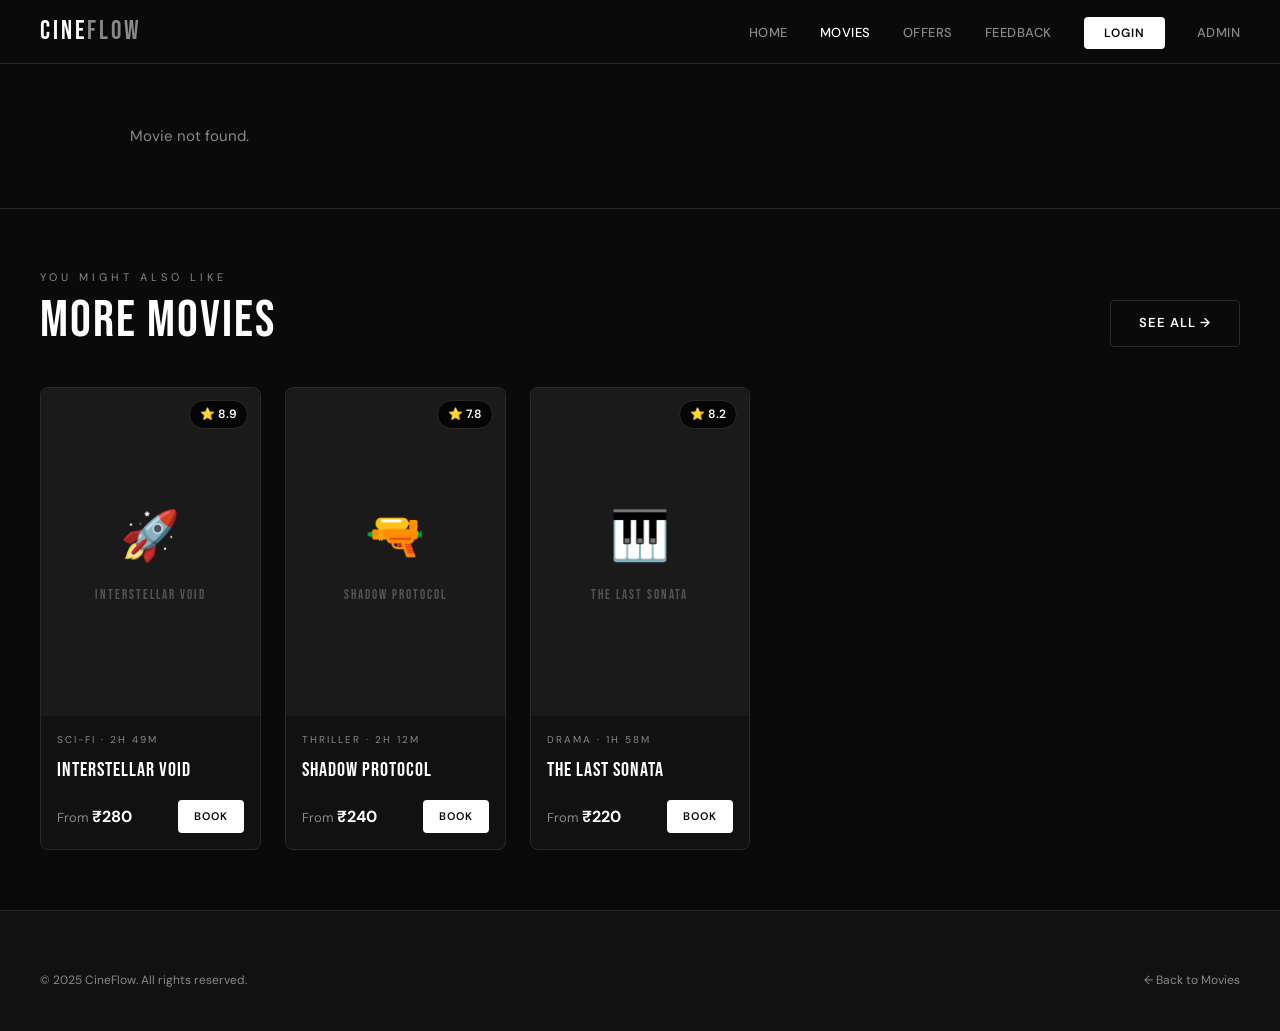
<file: movie.html>
<!DOCTYPE html>
<html lang="en">
<head>
  <meta charset="UTF-8" />
  <meta name="viewport" content="width=device-width, initial-scale=1.0" />
  <title>Movie – CineFlow</title>




  <link rel="preconnect" href="https://fonts.googleapis.com">
  <link rel="preconnect" href="https://fonts.gstatic.com" crossorigin>
  <link href="https://fonts.googleapis.com/css2?family=Bebas+Neue&family=DM+Sans:wght@300;400;500;600&display=swap" rel="stylesheet">
  <style>
@import url('https://fonts.googleapis.com/css2?family=Bebas+Neue&family=DM+Sans:wght@300;400;500;600&display=swap');

/* =============================
   CineFlow – Global Styles
   ============================= */

:root {
  --bg: #0a0a0a;
  --surface: #111111;
  --surface2: #1a1a1a;
  --border: #2a2a2a;
  --white: #ffffff;
  --gray: #888888;
  --gray2: #555555;
  --accent: #ffffff;
  --danger: #ff4444;
  --success: #44cc88;
  --seat-free: #2a2a2a;
  --seat-sel: #ffffff;
  --seat-taken: #444444;
}

*, *::before, *::after { box-sizing: border-box; margin: 0; padding: 0; }

html { scroll-behavior: smooth; }

body {
  background: var(--bg);
  color: var(--white);
  font-family: 'DM Sans', sans-serif;
  font-size: 15px;
  line-height: 1.6;
  min-height: 100vh;
}

a { color: inherit; text-decoration: none; }
img { max-width: 100%; display: block; }
button { cursor: pointer; font-family: inherit; }
input, textarea { font-family: inherit; }

/* ===== SCROLLBAR ===== */
::-webkit-scrollbar { width: 6px; }
::-webkit-scrollbar-track { background: var(--bg); }
::-webkit-scrollbar-thumb { background: var(--border); border-radius: 3px; }

/* ===== NAVBAR ===== */
.navbar {
  display: flex;
  align-items: center;
  justify-content: space-between;
  padding: 0 40px;
  height: 64px;
  background: var(--bg);
  border-bottom: 1px solid var(--border);
  position: sticky;
  top: 0;
  z-index: 100;
  backdrop-filter: blur(10px);
}

.navbar .logo {
  font-family: 'Bebas Neue', cursive;
  font-size: 26px;
  letter-spacing: 3px;
  color: var(--white);
}

.navbar .logo span { color: var(--gray); }

.nav-links {
  display: flex;
  align-items: center;
  gap: 32px;
  list-style: none;
}

.nav-links a {
  font-size: 13px;
  font-weight: 500;
  letter-spacing: 0.5px;
  color: var(--gray);
  transition: color 0.2s;
  text-transform: uppercase;
}

.nav-links a:hover, .nav-links a.active { color: var(--white); }

.nav-links .btn-nav {
  background: var(--white);
  color: var(--bg);
  padding: 8px 20px;
  border-radius: 4px;
  font-size: 12px;
  font-weight: 600;
  letter-spacing: 1px;
  text-transform: uppercase;
  transition: background 0.2s, color 0.2s;
}

.nav-links .btn-nav:hover { background: var(--gray); color: var(--bg); }

.hamburger { display: none; flex-direction: column; gap: 5px; cursor: pointer; }
.hamburger span { width: 24px; height: 2px; background: var(--white); border-radius: 2px; transition: all 0.3s; }

/* ===== BUTTONS ===== */
.btn {
  display: inline-block;
  padding: 12px 28px;
  border-radius: 4px;
  font-size: 13px;
  font-weight: 600;
  letter-spacing: 1px;
  text-transform: uppercase;
  border: none;
  transition: all 0.2s;
}

.btn-primary {
  background: var(--white);
  color: var(--bg);
}
.btn-primary:hover { background: #ddd; transform: translateY(-1px); }

.btn-outline {
  background: transparent;
  color: var(--white);
  border: 1px solid var(--border);
}
.btn-outline:hover { border-color: var(--white); background: rgba(255,255,255,0.05); }

.btn-danger { background: var(--danger); color: white; }
.btn-danger:hover { background: #cc3333; }

.btn-sm { padding: 8px 16px; font-size: 11px; }

/* ===== HERO ===== */
.hero {
  min-height: 85vh;
  display: flex;
  align-items: center;
  justify-content: center;
  flex-direction: column;
  text-align: center;
  padding: 60px 20px;
  position: relative;
  overflow: hidden;
  background:
    radial-gradient(ellipse 80% 50% at 50% 0%, rgba(255,255,255,0.04) 0%, transparent 70%),
    var(--bg);
}

.hero::before {
  content: 'CINEFLOW';
  position: absolute;
  font-family: 'Bebas Neue', cursive;
  font-size: clamp(80px, 20vw, 280px);
  color: rgba(255,255,255,0.02);
  letter-spacing: 10px;
  pointer-events: none;
  user-select: none;
  z-index: 0;
}

.hero-content { position: relative; z-index: 1; }

.hero-tag {
  display: inline-block;
  font-size: 11px;
  letter-spacing: 4px;
  text-transform: uppercase;
  color: var(--gray);
  border: 1px solid var(--border);
  padding: 6px 16px;
  border-radius: 50px;
  margin-bottom: 28px;
}

.hero h1 {
  font-family: 'Bebas Neue', cursive;
  font-size: clamp(52px, 10vw, 120px);
  line-height: 0.95;
  letter-spacing: 4px;
  margin-bottom: 20px;
}

.hero h1 span { color: var(--gray2); }

.hero p {
  font-size: 16px;
  color: var(--gray);
  max-width: 460px;
  margin: 0 auto 40px;
  line-height: 1.7;
}

/* ===== SEARCH BAR ===== */
.search-bar {
  display: flex;
  max-width: 520px;
  width: 100%;
  margin: 0 auto;
  background: var(--surface);
  border: 1px solid var(--border);
  border-radius: 6px;
  overflow: hidden;
  transition: border-color 0.2s;
}

.search-bar:focus-within { border-color: var(--white); }

.search-bar input {
  flex: 1;
  background: transparent;
  border: none;
  outline: none;
  padding: 14px 20px;
  color: var(--white);
  font-size: 14px;
}

.search-bar input::placeholder { color: var(--gray2); }

.search-bar button {
  background: var(--white);
  color: var(--bg);
  border: none;
  padding: 14px 24px;
  font-size: 13px;
  font-weight: 600;
  letter-spacing: 1px;
  text-transform: uppercase;
  transition: background 0.2s;
}

.search-bar button:hover { background: #ddd; }

/* ===== SECTIONS ===== */
section { padding: 80px 40px; }

.section-header {
  display: flex;
  align-items: flex-end;
  justify-content: space-between;
  margin-bottom: 40px;
}

.section-label {
  font-size: 11px;
  letter-spacing: 4px;
  text-transform: uppercase;
  color: var(--gray);
  margin-bottom: 8px;
}

.section-title {
  font-family: 'Bebas Neue', cursive;
  font-size: clamp(32px, 5vw, 52px);
  letter-spacing: 2px;
  line-height: 1;
}

.divider {
  width: 100%;
  height: 1px;
  background: var(--border);
  margin: 0 0 60px;
}

/* ===== MOVIE CARDS ===== */
.movies-grid {
  display: grid;
  grid-template-columns: repeat(auto-fill, minmax(220px, 1fr));
  gap: 24px;
}

.movie-card {
  background: var(--surface);
  border: 1px solid var(--border);
  border-radius: 8px;
  overflow: hidden;
  transition: transform 0.2s, border-color 0.2s;
}

.movie-card:hover { transform: translateY(-4px); border-color: var(--gray2); }

.movie-card .poster {
  aspect-ratio: 2/3;
  overflow: hidden;
  position: relative;
  background: var(--surface2);
}

.movie-card .poster img {
  width: 100%;
  height: 100%;
  object-fit: cover;
  transition: transform 0.4s;
}

.movie-card:hover .poster img { transform: scale(1.04); }

.movie-card .poster .rating {
  position: absolute;
  top: 12px;
  right: 12px;
  background: rgba(0,0,0,0.8);
  border: 1px solid var(--border);
  padding: 4px 10px;
  border-radius: 50px;
  font-size: 12px;
  font-weight: 600;
}

.movie-card .card-body { padding: 16px; }

.movie-card .genre-tag {
  font-size: 10px;
  letter-spacing: 2px;
  text-transform: uppercase;
  color: var(--gray);
  margin-bottom: 6px;
}

.movie-card .title {
  font-family: 'Bebas Neue', cursive;
  font-size: 20px;
  letter-spacing: 1px;
  margin-bottom: 14px;
}

.movie-card .card-footer {
  display: flex;
  align-items: center;
  justify-content: space-between;
}

.movie-card .price { font-size: 13px; color: var(--gray); }
.movie-card .price strong { color: var(--white); font-size: 16px; }

/* ===== POSTER PLACEHOLDER ===== */
.poster-placeholder {
  width: 100%;
  height: 100%;
  display: flex;
  align-items: center;
  justify-content: center;
  background: var(--surface2);
  flex-direction: column;
  gap: 10px;
  color: var(--gray2);
}

.poster-placeholder .movie-icon { font-size: 48px; }
.poster-placeholder .movie-title-ph {
  font-family: 'Bebas Neue', cursive;
  font-size: 13px;
  letter-spacing: 2px;
  text-align: center;
  padding: 0 10px;
}

/* ===== OFFERS SECTION ===== */
.offers-grid {
  display: grid;
  grid-template-columns: repeat(auto-fill, minmax(280px, 1fr));
  gap: 20px;
}

.offer-card {
  border: 1px solid var(--border);
  border-radius: 8px;
  padding: 28px;
  position: relative;
  overflow: hidden;
  background: var(--surface);
}

.offer-card::before {
  content: '';
  position: absolute;
  top: 0; left: 0; right: 0;
  height: 2px;
  background: var(--white);
}

.offer-code {
  font-family: 'Bebas Neue', cursive;
  font-size: 28px;
  letter-spacing: 3px;
  margin-bottom: 8px;
}

.offer-desc { color: var(--gray); font-size: 13px; margin-bottom: 16px; }

.offer-badge {
  display: inline-block;
  background: var(--white);
  color: var(--bg);
  font-size: 11px;
  font-weight: 700;
  letter-spacing: 1px;
  text-transform: uppercase;
  padding: 4px 12px;
  border-radius: 50px;
}

/* ===== FOOTER ===== */
footer {
  background: var(--surface);
  border-top: 1px solid var(--border);
  padding: 60px 40px 40px;
}

.footer-grid {
  display: grid;
  grid-template-columns: 2fr 1fr 1fr 1fr;
  gap: 40px;
  margin-bottom: 40px;
}

.footer-brand .logo-text {
  font-family: 'Bebas Neue', cursive;
  font-size: 28px;
  letter-spacing: 3px;
  margin-bottom: 12px;
}

.footer-brand p { color: var(--gray); font-size: 13px; line-height: 1.7; max-width: 240px; }

.footer-col h4 {
  font-size: 11px;
  letter-spacing: 3px;
  text-transform: uppercase;
  color: var(--gray);
  margin-bottom: 16px;
}

.footer-col ul { list-style: none; }
.footer-col ul li { margin-bottom: 10px; }
.footer-col ul li a { font-size: 13px; color: var(--gray); transition: color 0.2s; }
.footer-col ul li a:hover { color: var(--white); }

.footer-bottom {
  border-top: 1px solid var(--border);
  padding-top: 24px;
  display: flex;
  justify-content: space-between;
  align-items: center;
}

.footer-bottom p { font-size: 12px; color: var(--gray); }

/* ===== AUTH PAGES ===== */
.auth-page {
  min-height: 100vh;
  display: flex;
  align-items: center;
  justify-content: center;
  padding: 40px 20px;
  background:
    radial-gradient(ellipse 60% 40% at 50% 0%, rgba(255,255,255,0.03) 0%, transparent 70%),
    var(--bg);
}

.auth-box {
  width: 100%;
  max-width: 420px;
  background: var(--surface);
  border: 1px solid var(--border);
  border-radius: 12px;
  padding: 48px 40px;
}

.auth-logo {
  font-family: 'Bebas Neue', cursive;
  font-size: 28px;
  letter-spacing: 3px;
  text-align: center;
  margin-bottom: 8px;
}

.auth-subtitle {
  text-align: center;
  font-size: 13px;
  color: var(--gray);
  margin-bottom: 36px;
}

.form-group { margin-bottom: 20px; }

.form-group label {
  display: block;
  font-size: 11px;
  letter-spacing: 2px;
  text-transform: uppercase;
  color: var(--gray);
  margin-bottom: 8px;
}

.form-group input,
.form-group textarea,
.form-group select {
  width: 100%;
  background: var(--surface2);
  border: 1px solid var(--border);
  border-radius: 6px;
  padding: 12px 16px;
  color: var(--white);
  font-size: 14px;
  outline: none;
  transition: border-color 0.2s;
}

.form-group input:focus,
.form-group textarea:focus,
.form-group select:focus { border-color: var(--white); }

.form-group textarea { resize: vertical; min-height: 120px; }

.form-group select option { background: var(--surface2); }

.auth-footer {
  text-align: center;
  margin-top: 24px;
  font-size: 13px;
  color: var(--gray);
}

.auth-footer a { color: var(--white); text-decoration: underline; }

.toast {
  padding: 10px 16px;
  border-radius: 6px;
  font-size: 13px;
  margin-bottom: 16px;
  text-align: center;
  display: none;
}
.toast.success { background: rgba(68,204,136,0.15); border: 1px solid var(--success); color: var(--success); display: block; }
.toast.error { background: rgba(255,68,68,0.1); border: 1px solid var(--danger); color: var(--danger); display: block; }

/* ===== MOVIE DETAIL ===== */
.movie-detail {
  max-width: 1100px;
  margin: 0 auto;
  padding: 60px 40px;
}

.movie-detail-inner {
  display: grid;
  grid-template-columns: 300px 1fr;
  gap: 60px;
  align-items: start;
}

.detail-poster {
  aspect-ratio: 2/3;
  border-radius: 8px;
  overflow: hidden;
  border: 1px solid var(--border);
  background: var(--surface2);
}

.detail-poster img { width: 100%; height: 100%; object-fit: cover; }

.detail-meta .genre-tag {
  font-size: 11px;
  letter-spacing: 3px;
  text-transform: uppercase;
  color: var(--gray);
  margin-bottom: 12px;
}

.detail-meta h1 {
  font-family: 'Bebas Neue', cursive;
  font-size: clamp(40px, 6vw, 72px);
  letter-spacing: 3px;
  line-height: 0.95;
  margin-bottom: 20px;
}

.detail-stats {
  display: flex;
  gap: 24px;
  flex-wrap: wrap;
  margin-bottom: 24px;
}

.stat {
  display: flex;
  flex-direction: column;
  gap: 4px;
}

.stat-label { font-size: 10px; letter-spacing: 2px; text-transform: uppercase; color: var(--gray); }
.stat-value { font-size: 16px; font-weight: 600; }

.detail-desc { color: var(--gray); font-size: 14px; line-height: 1.8; margin-bottom: 28px; }

.seats-warning {
  display: inline-flex;
  align-items: center;
  gap: 8px;
  padding: 10px 16px;
  background: rgba(255,68,68,0.08);
  border: 1px solid rgba(255,68,68,0.25);
  border-radius: 6px;
  font-size: 13px;
  color: var(--danger);
  margin-bottom: 28px;
}

/* ===== SEATS PAGE ===== */
.seats-page { max-width: 800px; margin: 0 auto; padding: 60px 40px; }
.seats-page h1 { font-family: 'Bebas Neue', cursive; font-size: 48px; letter-spacing: 3px; margin-bottom: 8px; }
.seats-page .sub { color: var(--gray); font-size: 13px; margin-bottom: 40px; }

.screen-bar {
  width: 70%;
  margin: 0 auto 40px;
  height: 4px;
  background: linear-gradient(90deg, transparent, var(--white), transparent);
  border-radius: 2px;
  position: relative;
}

.screen-bar::after {
  content: 'SCREEN';
  position: absolute;
  top: 12px;
  left: 50%;
  transform: translateX(-50%);
  font-size: 10px;
  letter-spacing: 4px;
  color: var(--gray2);
}

.seats-grid {
  display: grid;
  grid-template-columns: repeat(5, 1fr);
  gap: 10px;
  margin-bottom: 40px;
}

.seat {
  aspect-ratio: 1;
  border-radius: 6px;
  background: var(--seat-free);
  border: 1px solid var(--border);
  cursor: pointer;
  display: flex;
  align-items: center;
  justify-content: center;
  font-size: 11px;
  color: var(--gray);
  font-weight: 600;
  transition: all 0.15s;
}

.seat:hover:not(.taken) { border-color: var(--white); }

.seat.selected {
  background: var(--seat-sel);
  color: var(--bg);
  border-color: var(--white);
}

.seat.taken {
  background: var(--seat-taken);
  cursor: not-allowed;
  opacity: 0.4;
  color: var(--gray2);
}

.seat-legend {
  display: flex;
  gap: 24px;
  margin-bottom: 32px;
  flex-wrap: wrap;
}

.legend-item { display: flex; align-items: center; gap: 8px; font-size: 12px; color: var(--gray); }
.legend-dot { width: 14px; height: 14px; border-radius: 3px; flex-shrink: 0; }
.legend-dot.free { background: var(--seat-free); border: 1px solid var(--border); }
.legend-dot.selected { background: var(--white); }
.legend-dot.taken { background: var(--seat-taken); opacity: 0.4; }

.booking-summary {
  background: var(--surface);
  border: 1px solid var(--border);
  border-radius: 8px;
  padding: 24px;
  margin-bottom: 24px;
}

.summary-row { display: flex; justify-content: space-between; padding: 8px 0; }
.summary-row:not(:last-child) { border-bottom: 1px solid var(--border); }
.summary-label { font-size: 13px; color: var(--gray); }
.summary-value { font-size: 13px; font-weight: 600; }
.summary-value.total { font-size: 18px; font-family: 'Bebas Neue', cursive; letter-spacing: 1px; }

/* ===== CONFIRMATION ===== */
.confirmation-page { max-width: 560px; margin: 0 auto; padding: 80px 40px; text-align: center; }

.confirm-icon {
  width: 80px;
  height: 80px;
  border-radius: 50%;
  background: rgba(68,204,136,0.1);
  border: 2px solid var(--success);
  display: flex;
  align-items: center;
  justify-content: center;
  font-size: 36px;
  margin: 0 auto 32px;
}

.confirmation-page h1 {
  font-family: 'Bebas Neue', cursive;
  font-size: 52px;
  letter-spacing: 3px;
  margin-bottom: 12px;
}

.confirmation-page .sub { color: var(--gray); margin-bottom: 40px; }

.ticket-card {
  background: var(--surface);
  border: 1px solid var(--border);
  border-radius: 12px;
  overflow: hidden;
  text-align: left;
  margin-bottom: 32px;
}

.ticket-header {
  background: var(--white);
  color: var(--bg);
  padding: 20px 24px;
  display: flex;
  justify-content: space-between;
  align-items: center;
}

.ticket-header .ticket-logo {
  font-family: 'Bebas Neue', cursive;
  font-size: 20px;
  letter-spacing: 3px;
}

.ticket-header .ticket-id { font-size: 11px; font-weight: 600; letter-spacing: 1px; opacity: 0.6; }

.ticket-body { padding: 24px; }
.ticket-row { display: flex; justify-content: space-between; padding: 10px 0; border-bottom: 1px solid var(--border); }
.ticket-row:last-child { border-bottom: none; }
.ticket-key { font-size: 11px; letter-spacing: 2px; text-transform: uppercase; color: var(--gray); }
.ticket-val { font-size: 14px; font-weight: 600; text-align: right; }

.ticket-divider {
  border: none;
  border-top: 2px dashed var(--border);
  margin: 0;
}

/* ===== FEEDBACK PAGE ===== */
.feedback-page { max-width: 600px; margin: 0 auto; padding: 80px 40px; }
.feedback-page h1 { font-family: 'Bebas Neue', cursive; font-size: 52px; letter-spacing: 3px; margin-bottom: 8px; }
.feedback-page .sub { color: var(--gray); margin-bottom: 40px; }

.star-group { display: flex; gap: 8px; margin-bottom: 24px; }
.star {
  font-size: 28px;
  cursor: pointer;
  color: var(--gray2);
  transition: color 0.15s;
  user-select: none;
}
.star.active { color: var(--white); }

/* ===== ADMIN PAGE ===== */
.admin-layout {
  display: grid;
  grid-template-columns: 220px 1fr;
  min-height: calc(100vh - 64px);
}

.admin-sidebar {
  background: var(--surface);
  border-right: 1px solid var(--border);
  padding: 32px 0;
}

.sidebar-title {
  font-size: 10px;
  letter-spacing: 3px;
  text-transform: uppercase;
  color: var(--gray);
  padding: 0 24px;
  margin-bottom: 16px;
}

.sidebar-nav { list-style: none; }
.sidebar-nav li a {
  display: flex;
  align-items: center;
  gap: 10px;
  padding: 12px 24px;
  font-size: 13px;
  color: var(--gray);
  transition: all 0.2s;
}
.sidebar-nav li a:hover, .sidebar-nav li a.active {
  color: var(--white);
  background: rgba(255,255,255,0.05);
}
.sidebar-nav li a .icon { font-size: 16px; }

.admin-main { padding: 40px; overflow-y: auto; }

.admin-section { display: none; }
.admin-section.active { display: block; }

.admin-header {
  display: flex;
  align-items: center;
  justify-content: space-between;
  margin-bottom: 32px;
}

.admin-header h2 {
  font-family: 'Bebas Neue', cursive;
  font-size: 36px;
  letter-spacing: 2px;
}

/* ===== STATS CARDS ===== */
.stats-row { display: grid; grid-template-columns: repeat(auto-fill, minmax(180px, 1fr)); gap: 20px; margin-bottom: 40px; }
.stat-card {
  background: var(--surface);
  border: 1px solid var(--border);
  border-radius: 8px;
  padding: 24px;
}
.stat-card .s-label { font-size: 10px; letter-spacing: 2px; text-transform: uppercase; color: var(--gray); margin-bottom: 8px; }
.stat-card .s-value { font-family: 'Bebas Neue', cursive; font-size: 36px; letter-spacing: 2px; }

/* ===== TABLE ===== */
.table-wrap { background: var(--surface); border: 1px solid var(--border); border-radius: 8px; overflow: hidden; }

table { width: 100%; border-collapse: collapse; }
thead { background: var(--surface2); }
thead th {
  padding: 14px 16px;
  text-align: left;
  font-size: 10px;
  letter-spacing: 2px;
  text-transform: uppercase;
  color: var(--gray);
  border-bottom: 1px solid var(--border);
}
tbody tr { border-bottom: 1px solid var(--border); transition: background 0.15s; }
tbody tr:last-child { border-bottom: none; }
tbody tr:hover { background: rgba(255,255,255,0.02); }
tbody td { padding: 14px 16px; font-size: 13px; vertical-align: middle; }

.table-poster {
  width: 40px;
  height: 56px;
  border-radius: 4px;
  object-fit: cover;
  background: var(--surface2);
  display: flex;
  align-items: center;
  justify-content: center;
  font-size: 20px;
}

.action-btns { display: flex; gap: 8px; }

/* ===== ADD MOVIE FORM ===== */
.add-movie-form {
  background: var(--surface);
  border: 1px solid var(--border);
  border-radius: 8px;
  padding: 32px;
  margin-bottom: 40px;
}

.form-row {
  display: grid;
  grid-template-columns: 1fr 1fr;
  gap: 20px;
}

/* ===== PAGE HEADER ===== */
.page-header {
  padding: 60px 40px 0;
  max-width: 1200px;
  margin: 0 auto;
}

.page-header h1 { font-family: 'Bebas Neue', cursive; font-size: clamp(40px, 7vw, 72px); letter-spacing: 3px; margin-bottom: 8px; }
.page-header p { color: var(--gray); font-size: 14px; }

/* ===== BREADCRUMB ===== */
.breadcrumb {
  display: flex;
  align-items: center;
  gap: 8px;
  font-size: 12px;
  color: var(--gray);
  margin-bottom: 40px;
}
.breadcrumb a { color: var(--gray); transition: color 0.2s; }
.breadcrumb a:hover { color: var(--white); }
.breadcrumb span { color: var(--gray2); }

/* ===== SEARCH RESULTS ===== */
.search-results-info { font-size: 13px; color: var(--gray); margin-bottom: 24px; }

/* ===== MOBILE ===== */
@media (max-width: 768px) {
  .navbar { padding: 0 20px; }
  .nav-links { display: none; flex-direction: column; position: absolute; top: 64px; left: 0; right: 0; background: var(--surface); border-bottom: 1px solid var(--border); padding: 20px; gap: 16px; }
  .nav-links.open { display: flex; }
  .hamburger { display: flex; }

  section { padding: 60px 20px; }
  .footer-grid { grid-template-columns: 1fr 1fr; }
  .movie-detail-inner { grid-template-columns: 1fr; }
  .detail-poster { max-width: 240px; }
  .admin-layout { grid-template-columns: 1fr; }
  .admin-sidebar { display: none; }
  .form-row { grid-template-columns: 1fr; }
  .seats-grid { grid-template-columns: repeat(4, 1fr); }
  .page-header { padding: 40px 20px 0; }
  .movie-detail { padding: 40px 20px; }
  .seats-page { padding: 40px 20px; }
  .feedback-page { padding: 60px 20px; }
  .confirmation-page { padding: 60px 20px; }
}

@media (max-width: 480px) {
  .footer-grid { grid-template-columns: 1fr; }
  .seats-grid { grid-template-columns: repeat(4, 1fr); }
}
  </style>
</head>
<body>

  <!-- NAVBAR -->
  <nav class="navbar">
    <a href="index.html" class="logo">Cine<span>Flow</span></a>
    <ul class="nav-links" id="nav-links">
      <li><a href="index.html">Home</a></li>
      <li><a href="movies.html" class="active">Movies</a></li>
      <li><a href="index.html#offers">Offers</a></li>
      <li><a href="feedback.html">Feedback</a></li>
      <li id="nav-login"><a href="login.html" class="btn-nav">Login</a></li>
      <li id="nav-logout" style="display:none"><a href="#" onclick="logout()" class="btn-nav">Logout</a></li>
      <li><a href="admin.html">Admin</a></li>
    </ul>
    <div class="hamburger"><span></span><span></span><span></span></div>
  </nav>

  <!-- MOVIE DETAIL (populated by JS) -->
  <div class="movie-detail" id="movie-detail">
    <div style="color:var(--gray);text-align:center;padding:80px 0">Loading movie…</div>
  </div>

  <!-- SIMILAR MOVIES -->
  <section style="padding:60px 40px;border-top:1px solid var(--border)">
    <div class="section-header">
      <div>
        <div class="section-label">You Might Also Like</div>
        <div class="section-title">More Movies</div>
      </div>
      <a href="movies.html" class="btn btn-outline">See All →</a>
    </div>
    <div class="movies-grid" id="similar-grid"></div>
  </section>

  <!-- FOOTER -->
  <footer>
    <div class="footer-bottom" style="border-top:none;padding-top:0">
      <p>© 2025 CineFlow. All rights reserved.</p>
      <a href="movies.html" style="font-size:12px;color:var(--gray)">← Back to Movies</a>
    </div>
  </footer>


  <script>
    // After main JS loads, show similar movies
    document.addEventListener('DOMContentLoaded', () => {
      const params = new URLSearchParams(window.location.search);
      const id = parseInt(params.get('id'));
      const similar = MOVIES.filter(m => m.id !== id).slice(0, 3);
      renderMovieCards(document.getElementById('similar-grid'), similar);
    });
  </script>
  <script>
// ============================================
// CineFlow – script.js
// Vanilla JS: auth, seats, feedback, admin
// ============================================

// ───────────────────────────────────────────
// MOVIES DATA (shared across pages)
// ───────────────────────────────────────────
const MOVIES = [
  { id: 1, title: "Interstellar Void", genre: "Sci-Fi", rating: "8.9", duration: "2h 49m", price: 280, desc: "A crew of astronauts journey through a wormhole near Saturn in search of a new home for humanity as Earth faces extinction. A breathtaking odyssey across time and space.", language: "English", seats_left: 4 },
  { id: 2, title: "Shadow Protocol", genre: "Thriller", rating: "7.8", duration: "2h 12m", price: 240, desc: "A rogue intelligence operative uncovers a global conspiracy that threatens to rewrite history. Every decision leads deeper into the labyrinth.", language: "English", seats_left: 12 },
  { id: 3, title: "The Last Sonata", genre: "Drama", rating: "8.2", duration: "1h 58m", price: 220, desc: "A famed pianist losing his hearing races against time to compose one final masterpiece — a love letter to the music that defined his life.", language: "English", seats_left: 7 },
  { id: 4, title: "Neon Requiem", genre: "Action", rating: "7.5", duration: "2h 05m", price: 260, desc: "In a city where corporations rule and justice is for sale, one ex-detective fights to reclaim the streets from the syndicate that destroyed his family.", language: "English", seats_left: 15 },
  { id: 5, title: "Pale Blue Tide", genre: "Horror", rating: "7.2", duration: "1h 52m", price: 200, desc: "A marine biologist's deep-sea expedition encounters something ancient and sentient. Some discoveries were meant to stay buried in the dark.", language: "English", seats_left: 3 },
  { id: 6, title: "The Grand Cipher", genre: "Mystery", rating: "8.5", duration: "2h 28m", price: 250, desc: "A cryptographer inherits a map containing the locations of seven stolen masterpieces, each guarded by an elaborate puzzle designed by her late grandfather.", language: "English", seats_left: 9 },
];

const EMOJIS = ["🚀", "🔫", "🎹", "⚡", "🌊", "🔍"];

// ───────────────────────────────────────────
// UTILITIES
// ───────────────────────────────────────────
function $(sel, ctx) { return (ctx || document).querySelector(sel); }
function $$(sel, ctx) { return [...(ctx || document).querySelectorAll(sel)]; }

function showToast(id, msg, type) {
  const el = document.getElementById(id);
  if (!el) return;
  el.textContent = msg;
  el.className = 'toast ' + type;
  setTimeout(() => el.classList.remove(type), 3500);
}

function generateId() {
  return 'CF' + Date.now().toString(36).toUpperCase() + Math.random().toString(36).slice(2,5).toUpperCase();
}

// ───────────────────────────────────────────
// NAVBAR – hamburger menu
// ───────────────────────────────────────────
function initNavbar() {
  const hamburger = $('.hamburger');
  const navLinks = $('.nav-links');
  if (!hamburger || !navLinks) return;

  hamburger.addEventListener('click', () => {
    navLinks.classList.toggle('open');
  });

  // Close on outside click
  document.addEventListener('click', (e) => {
    if (!hamburger.contains(e.target) && !navLinks.contains(e.target)) {
      navLinks.classList.remove('open');
    }
  });

  // Highlight active link
  const currentPage = window.location.pathname.split('/').pop() || 'index.html';
  $$('.nav-links a').forEach(a => {
    if (a.getAttribute('href') === currentPage) a.classList.add('active');
  });

  // Show/hide login vs profile
  updateNavAuth();
}

function updateNavAuth() {
  const user = JSON.parse(localStorage.getItem('cf_user') || 'null');
  const loginLink = document.getElementById('nav-login');
  const logoutLink = document.getElementById('nav-logout');
  if (loginLink) loginLink.style.display = user ? 'none' : '';
  if (logoutLink) logoutLink.style.display = user ? '' : 'none';
}

function logout() {
  localStorage.removeItem('cf_user');
  window.location.href = 'index.html';
}

// ───────────────────────────────────────────
// HOME PAGE – search
// ───────────────────────────────────────────
function initSearch() {
  const btn = document.getElementById('search-btn');
  const input = document.getElementById('search-input');
  if (!btn || !input) return;

  function doSearch() {
    const q = input.value.trim();
    if (q) window.location.href = `movies.html?q=${encodeURIComponent(q)}`;
  }

  btn.addEventListener('click', doSearch);
  input.addEventListener('keydown', e => { if (e.key === 'Enter') doSearch(); });
}

// ───────────────────────────────────────────
// MOVIES PAGE
// ───────────────────────────────────────────
function initMoviesPage() {
  const grid = document.getElementById('movies-grid');
  if (!grid) return;

  const params = new URLSearchParams(window.location.search);
  const q = params.get('q') || '';

  const info = document.getElementById('search-results-info');
  let movies = MOVIES;

  if (q) {
    movies = MOVIES.filter(m =>
      m.title.toLowerCase().includes(q.toLowerCase()) ||
      m.genre.toLowerCase().includes(q.toLowerCase())
    );
    if (info) info.textContent = `${movies.length} result${movies.length !== 1 ? 's' : ''} for "${q}"`;
    if (document.getElementById('search-input')) document.getElementById('search-input').value = q;
  } else {
    if (info) info.textContent = `${movies.length} movies now showing`;
  }

  renderMovieCards(grid, movies);
}

function renderMovieCards(grid, movies) {
  if (!movies.length) {
    grid.innerHTML = '<p style="color:var(--gray);grid-column:1/-1;">No movies found.</p>';
    return;
  }
  grid.innerHTML = movies.map((m, i) => `
    <div class="movie-card" style="animation-delay:${i * 0.06}s">
      <div class="poster">
        <div class="poster-placeholder">
          <div class="movie-icon">${EMOJIS[m.id - 1] || '🎬'}</div>
          <div class="movie-title-ph">${m.title}</div>
        </div>
        <div class="rating">⭐ ${m.rating}</div>
      </div>
      <div class="card-body">
        <div class="genre-tag">${m.genre} · ${m.duration}</div>
        <div class="title">${m.title}</div>
        <div class="card-footer">
          <div class="price">From <strong>₹${m.price}</strong></div>
          <a href="movie.html?id=${m.id}" class="btn btn-primary btn-sm">Book</a>
        </div>
      </div>
    </div>
  `).join('');
}

// Home page trending
function initTrending() {
  const grid = document.getElementById('trending-grid');
  if (!grid) return;
  renderMovieCards(grid, MOVIES.slice(0, 3));
}

// ───────────────────────────────────────────
// MOVIE DETAIL PAGE
// ───────────────────────────────────────────
function initMovieDetail() {
  const container = document.getElementById('movie-detail');
  if (!container) return;

  const params = new URLSearchParams(window.location.search);
  const id = parseInt(params.get('id'));
  const movie = MOVIES.find(m => m.id === id);

  if (!movie) {
    container.innerHTML = '<p style="color:var(--gray)">Movie not found.</p>';
    return;
  }

  document.title = `${movie.title} – CineFlow`;

  container.innerHTML = `
    <div class="breadcrumb">
      <a href="movies.html">Movies</a>
      <span>›</span>
      <span>${movie.title}</span>
    </div>
    <div class="movie-detail-inner">
      <div class="detail-poster">
        <div class="poster-placeholder" style="height:100%;min-height:360px;">
          <div class="movie-icon" style="font-size:72px">${EMOJIS[movie.id - 1] || '🎬'}</div>
          <div class="movie-title-ph" style="font-size:16px">${movie.title}</div>
        </div>
      </div>
      <div class="detail-meta">
        <div class="genre-tag">${movie.genre}</div>
        <h1>${movie.title}</h1>
        <div class="detail-stats">
          <div class="stat"><span class="stat-label">Rating</span><span class="stat-value">⭐ ${movie.rating}</span></div>
          <div class="stat"><span class="stat-label">Duration</span><span class="stat-value">${movie.duration}</span></div>
          <div class="stat"><span class="stat-label">Language</span><span class="stat-value">${movie.language}</span></div>
          <div class="stat"><span class="stat-label">Price</span><span class="stat-value">₹${movie.price}</span></div>
        </div>
        <p class="detail-desc">${movie.desc}</p>
        ${movie.seats_left <= 6 ? `<div class="seats-warning">⚠️ Only ${movie.seats_left} seats left! Book now.</div>` : ''}
        <a href="seats.html?id=${movie.id}" class="btn btn-primary">Select Seats →</a>
      </div>
    </div>
  `;
}

// ───────────────────────────────────────────
// REGISTER
// ───────────────────────────────────────────
function initRegister() {
  const form = document.getElementById('register-form');
  if (!form) return;

  form.addEventListener('submit', (e) => {
    e.preventDefault();
    const name = form.querySelector('#reg-name').value.trim();
    const email = form.querySelector('#reg-email').value.trim().toLowerCase();
    const pass = form.querySelector('#reg-pass').value;
    const pass2 = form.querySelector('#reg-pass2').value;

    if (!name || !email || !pass) return showToast('reg-toast', 'All fields are required.', 'error');
    if (pass !== pass2) return showToast('reg-toast', 'Passwords do not match.', 'error');
    if (pass.length < 6) return showToast('reg-toast', 'Password must be at least 6 characters.', 'error');

    const users = JSON.parse(localStorage.getItem('cf_users') || '[]');
    if (users.find(u => u.email === email)) return showToast('reg-toast', 'Email already registered.', 'error');

    users.push({ name, email, pass });
    localStorage.setItem('cf_users', JSON.stringify(users));
    showToast('reg-toast', 'Account created! Redirecting...', 'success');
    setTimeout(() => window.location.href = 'login.html', 1500);
  });
}

// ───────────────────────────────────────────
// LOGIN
// ───────────────────────────────────────────
function initLogin() {
  const form = document.getElementById('login-form');
  if (!form) return;

  form.addEventListener('submit', (e) => {
    e.preventDefault();
    const email = form.querySelector('#login-email').value.trim().toLowerCase();
    const pass = form.querySelector('#login-pass').value;

    // Admin shortcut
    if (email === 'admin@cineflow.com' && pass === 'admin123') {
      localStorage.setItem('cf_user', JSON.stringify({ name: 'Admin', email, role: 'admin' }));
      showToast('login-toast', 'Welcome, Admin! Redirecting...', 'success');
      setTimeout(() => window.location.href = 'admin.html', 1200);
      return;
    }

    const users = JSON.parse(localStorage.getItem('cf_users') || '[]');
    const user = users.find(u => u.email === email && u.pass === pass);

    if (!user) return showToast('login-toast', 'Invalid email or password.', 'error');

    localStorage.setItem('cf_user', JSON.stringify({ name: user.name, email: user.email }));
    showToast('login-toast', `Welcome back, ${user.name}!`, 'success');
    setTimeout(() => window.location.href = 'index.html', 1200);
  });
}

// ───────────────────────────────────────────
// SEAT SELECTION
// ───────────────────────────────────────────
function initSeats() {
  const grid = document.getElementById('seats-grid');
  if (!grid) return;

  const params = new URLSearchParams(window.location.search);
  const id = parseInt(params.get('id'));
  const movie = MOVIES.find(m => m.id === id) || MOVIES[0];

  // Set movie info
  const movieTitle = document.getElementById('seat-movie-title');
  const moviePrice = document.getElementById('seat-movie-price');
  if (movieTitle) movieTitle.textContent = movie.title;
  if (moviePrice) moviePrice.textContent = '₹' + movie.price;

  const totalSeats = 20;
  // Randomly mark some as taken
  const takenSeats = [3, 7, 11, 15, 18];
  let selectedSeats = [];

  // Render seats
  grid.innerHTML = '';
  for (let i = 1; i <= totalSeats; i++) {
    const seat = document.createElement('div');
    seat.className = 'seat';
    seat.textContent = i;
    seat.dataset.seat = i;

    if (takenSeats.includes(i)) {
      seat.classList.add('taken');
      seat.title = 'Already booked';
    } else {
      seat.addEventListener('click', () => toggleSeat(seat, i, movie));
    }

    grid.appendChild(seat);
  }

  function toggleSeat(seatEl, num, movie) {
    if (selectedSeats.includes(num)) {
      selectedSeats = selectedSeats.filter(s => s !== num);
      seatEl.classList.remove('selected');
    } else {
      selectedSeats.push(num);
      seatEl.classList.add('selected');
    }
    updateSummary(movie);
  }

  function updateSummary(movie) {
    const selDisplay = document.getElementById('summary-seats');
    const totalDisplay = document.getElementById('summary-total');
    if (selDisplay) selDisplay.textContent = selectedSeats.length ? selectedSeats.join(', ') : '—';
    if (totalDisplay) totalDisplay.textContent = '₹' + (selectedSeats.length * movie.price);
  }

  // Confirm booking
  const confirmBtn = document.getElementById('confirm-booking');
  if (confirmBtn) {
    confirmBtn.addEventListener('click', () => {
      if (!selectedSeats.length) {
        alert('Please select at least one seat.');
        return;
      }
      const booking = {
        id: generateId(),
        movieId: movie.id,
        movieTitle: movie.title,
        genre: movie.genre,
        seats: selectedSeats,
        price: movie.price,
        total: selectedSeats.length * movie.price,
        date: new Date().toLocaleDateString('en-IN', { day: 'numeric', month: 'short', year: 'numeric' }),
        time: '7:30 PM',
        hall: 'Hall A',
        bookedAt: new Date().toISOString()
      };

      localStorage.setItem('cf_last_booking', JSON.stringify(booking));

      // Save to all bookings list
      const all = JSON.parse(localStorage.getItem('cf_bookings') || '[]');
      all.push(booking);
      localStorage.setItem('cf_bookings', JSON.stringify(all));

      window.location.href = 'confirmation.html';
    });
  }
}

// ───────────────────────────────────────────
// CONFIRMATION PAGE
// ───────────────────────────────────────────
function initConfirmation() {
  const card = document.getElementById('ticket-card');
  if (!card) return;

  const booking = JSON.parse(localStorage.getItem('cf_last_booking') || 'null');
  if (!booking) {
    card.innerHTML = '<p style="color:var(--gray);text-align:center;padding:24px">No booking found.</p>';
    return;
  }

  card.innerHTML = `
    <div class="ticket-header">
      <span class="ticket-logo">CINEFLOW</span>
      <span class="ticket-id">#${booking.id}</span>
    </div>
    <hr class="ticket-divider">
    <div class="ticket-body">
      <div class="ticket-row"><span class="ticket-key">Movie</span><span class="ticket-val">${booking.movieTitle}</span></div>
      <div class="ticket-row"><span class="ticket-key">Genre</span><span class="ticket-val">${booking.genre}</span></div>
      <div class="ticket-row"><span class="ticket-key">Date</span><span class="ticket-val">${booking.date}</span></div>
      <div class="ticket-row"><span class="ticket-key">Show Time</span><span class="ticket-val">${booking.time}</span></div>
      <div class="ticket-row"><span class="ticket-key">Hall</span><span class="ticket-val">${booking.hall}</span></div>
      <div class="ticket-row"><span class="ticket-key">Seats</span><span class="ticket-val">${booking.seats.join(', ')}</span></div>
      <div class="ticket-row"><span class="ticket-key">Amount Paid</span><span class="ticket-val">₹${booking.total}</span></div>
    </div>
  `;
}

// ───────────────────────────────────────────
// FEEDBACK
// ───────────────────────────────────────────
function initFeedback() {
  const form = document.getElementById('feedback-form');
  if (!form) return;

  // Star rating
  let currentRating = 0;
  const stars = $$('.star');

  stars.forEach((star, index) => {
    star.addEventListener('mouseover', () => highlightStars(index + 1));
    star.addEventListener('mouseleave', () => highlightStars(currentRating));
    star.addEventListener('click', () => { currentRating = index + 1; highlightStars(currentRating); });
  });

  function highlightStars(count) {
    stars.forEach((s, i) => { s.classList.toggle('active', i < count); });
  }

  form.addEventListener('submit', (e) => {
    e.preventDefault();
    const name = form.querySelector('#fb-name').value.trim();
    const movie = form.querySelector('#fb-movie').value.trim();
    const text = form.querySelector('#fb-text').value.trim();

    if (!text) return showToast('fb-toast', 'Please enter your feedback.', 'error');

    const feedback = {
      id: generateId(),
      name: name || 'Anonymous',
      movie,
      rating: currentRating,
      text,
      date: new Date().toLocaleDateString('en-IN')
    };

    const all = JSON.parse(localStorage.getItem('cf_feedback') || '[]');
    all.push(feedback);
    localStorage.setItem('cf_feedback', JSON.stringify(all));

    showToast('fb-toast', '🎉 Thank you for your feedback!', 'success');
    form.reset();
    currentRating = 0;
    highlightStars(0);

    renderFeedbackList();
  });

  renderFeedbackList();
}

function renderFeedbackList() {
  const list = document.getElementById('feedback-list');
  if (!list) return;

  const all = JSON.parse(localStorage.getItem('cf_feedback') || '[]').reverse();
  if (!all.length) {
    list.innerHTML = '<p style="color:var(--gray);font-size:13px">No feedback yet. Be the first!</p>';
    return;
  }

  list.innerHTML = all.slice(0, 5).map(f => `
    <div style="background:var(--surface);border:1px solid var(--border);border-radius:8px;padding:20px;margin-bottom:16px">
      <div style="display:flex;justify-content:space-between;align-items:center;margin-bottom:8px">
        <strong style="font-size:14px">${f.name}</strong>
        <span style="font-size:12px;color:var(--gray)">${f.date}</span>
      </div>
      ${f.movie ? `<div style="font-size:11px;color:var(--gray);letter-spacing:2px;text-transform:uppercase;margin-bottom:8px">${f.movie}</div>` : ''}
      ${f.rating ? `<div style="margin-bottom:8px;font-size:14px">${'★'.repeat(f.rating)}${'☆'.repeat(5 - f.rating)}</div>` : ''}
      <p style="font-size:13px;color:var(--gray);line-height:1.7">${f.text}</p>
    </div>
  `).join('');
}

// ───────────────────────────────────────────
// ADMIN PAGE
// ───────────────────────────────────────────
function initAdmin() {
  const sidebar = $$('.sidebar-nav li a');
  if (!sidebar.length) return;

  // Sidebar tab switching
  sidebar.forEach(link => {
    link.addEventListener('click', (e) => {
      e.preventDefault();
      const target = link.dataset.tab;
      if (!target) return;
      sidebar.forEach(l => l.classList.remove('active'));
      link.classList.add('active');
      $$('.admin-section').forEach(sec => sec.classList.remove('active'));
      const sec = document.getElementById(target);
      if (sec) sec.classList.add('active');
    });
  });

  // Load movies table
  loadAdminMoviesTable();
  loadBookingsTable();
  loadAdminStats();

  // Add movie form
  const addForm = document.getElementById('add-movie-form');
  if (addForm) {
    addForm.addEventListener('submit', (e) => {
      e.preventDefault();
      const title = addForm.querySelector('#am-title').value.trim();
      const genre = addForm.querySelector('#am-genre').value.trim();
      const price = addForm.querySelector('#am-price').value;
      if (!title || !genre || !price) return showToast('am-toast', 'All fields required.', 'error');

      const custom = JSON.parse(localStorage.getItem('cf_custom_movies') || '[]');
      const newId = 100 + custom.length + 1;
      custom.push({ id: newId, title, genre, price: parseInt(price), rating: '7.0', duration: '2h 00m', language: 'English', desc: 'Coming soon.', seats_left: 20 });
      localStorage.setItem('cf_custom_movies', JSON.stringify(custom));
      showToast('am-toast', 'Movie added!', 'success');
      addForm.reset();
      loadAdminMoviesTable();
      loadAdminStats();
    });
  }
}

function getAllMovies() {
  const custom = JSON.parse(localStorage.getItem('cf_custom_movies') || '[]');
  return [...MOVIES, ...custom];
}

function loadAdminMoviesTable() {
  const tbody = document.getElementById('movies-tbody');
  if (!tbody) return;

  const movies = getAllMovies();
  tbody.innerHTML = movies.map((m, i) => `
    <tr>
      <td><div class="table-poster">${EMOJIS[m.id - 1] || '🎬'}</div></td>
      <td><strong>${m.title}</strong></td>
      <td>${m.genre}</td>
      <td>₹${m.price}</td>
      <td>⭐ ${m.rating}</td>
      <td>
        <div class="action-btns">
          <button class="btn btn-outline btn-sm" onclick="editMovie(${m.id})">Edit</button>
          <button class="btn btn-danger btn-sm" onclick="deleteMovie(${m.id})">Delete</button>
        </div>
      </td>
    </tr>
  `).join('');
}

function loadBookingsTable() {
  const tbody = document.getElementById('bookings-tbody');
  if (!tbody) return;

  const bookings = JSON.parse(localStorage.getItem('cf_bookings') || '[]').reverse();
  if (!bookings.length) {
    tbody.innerHTML = '<tr><td colspan="6" style="color:var(--gray);text-align:center;padding:32px">No bookings yet.</td></tr>';
    return;
  }

  tbody.innerHTML = bookings.map(b => `
    <tr>
      <td><code style="font-size:11px;color:var(--gray)">#${b.id}</code></td>
      <td>${b.movieTitle}</td>
      <td>${b.seats.join(', ')}</td>
      <td>${b.date}</td>
      <td>₹${b.total}</td>
      <td><span style="color:var(--success);font-size:12px;font-weight:600">✓ Confirmed</span></td>
    </tr>
  `).join('');
}

function loadAdminStats() {
  const movies = getAllMovies();
  const bookings = JSON.parse(localStorage.getItem('cf_bookings') || '[]');
  const users = JSON.parse(localStorage.getItem('cf_users') || '[]');
  const revenue = bookings.reduce((sum, b) => sum + (b.total || 0), 0);

  const set = (id, val) => { const el = document.getElementById(id); if (el) el.textContent = val; };
  set('stat-movies', movies.length);
  set('stat-bookings', bookings.length);
  set('stat-users', users.length);
  set('stat-revenue', '₹' + revenue.toLocaleString('en-IN'));
}

function editMovie(id) {
  const title = prompt('Enter new title for movie ID ' + id + ':');
  if (!title) return;
  const custom = JSON.parse(localStorage.getItem('cf_custom_movies') || '[]');
  const idx = custom.findIndex(m => m.id === id);
  if (idx !== -1) { custom[idx].title = title; localStorage.setItem('cf_custom_movies', JSON.stringify(custom)); }
  loadAdminMoviesTable();
}

function deleteMovie(id) {
  if (!confirm('Delete this movie?')) return;
  const custom = JSON.parse(localStorage.getItem('cf_custom_movies') || '[]');
  const filtered = custom.filter(m => m.id !== id);
  localStorage.setItem('cf_custom_movies', JSON.stringify(filtered));
  // Cannot delete base movies, just show message
  loadAdminMoviesTable();
  loadAdminStats();
  showToast('am-toast', 'Movie removed from list.', 'success');
}

// ───────────────────────────────────────────
// INIT – auto-detect page and run
// ───────────────────────────────────────────
document.addEventListener('DOMContentLoaded', () => {
  initNavbar();
  initSearch();
  initTrending();
  initMoviesPage();
  initMovieDetail();
  initRegister();
  initLogin();
  initSeats();
  initConfirmation();
  initFeedback();
  initAdmin();
});
  </script>
</body>
</html>
</file>
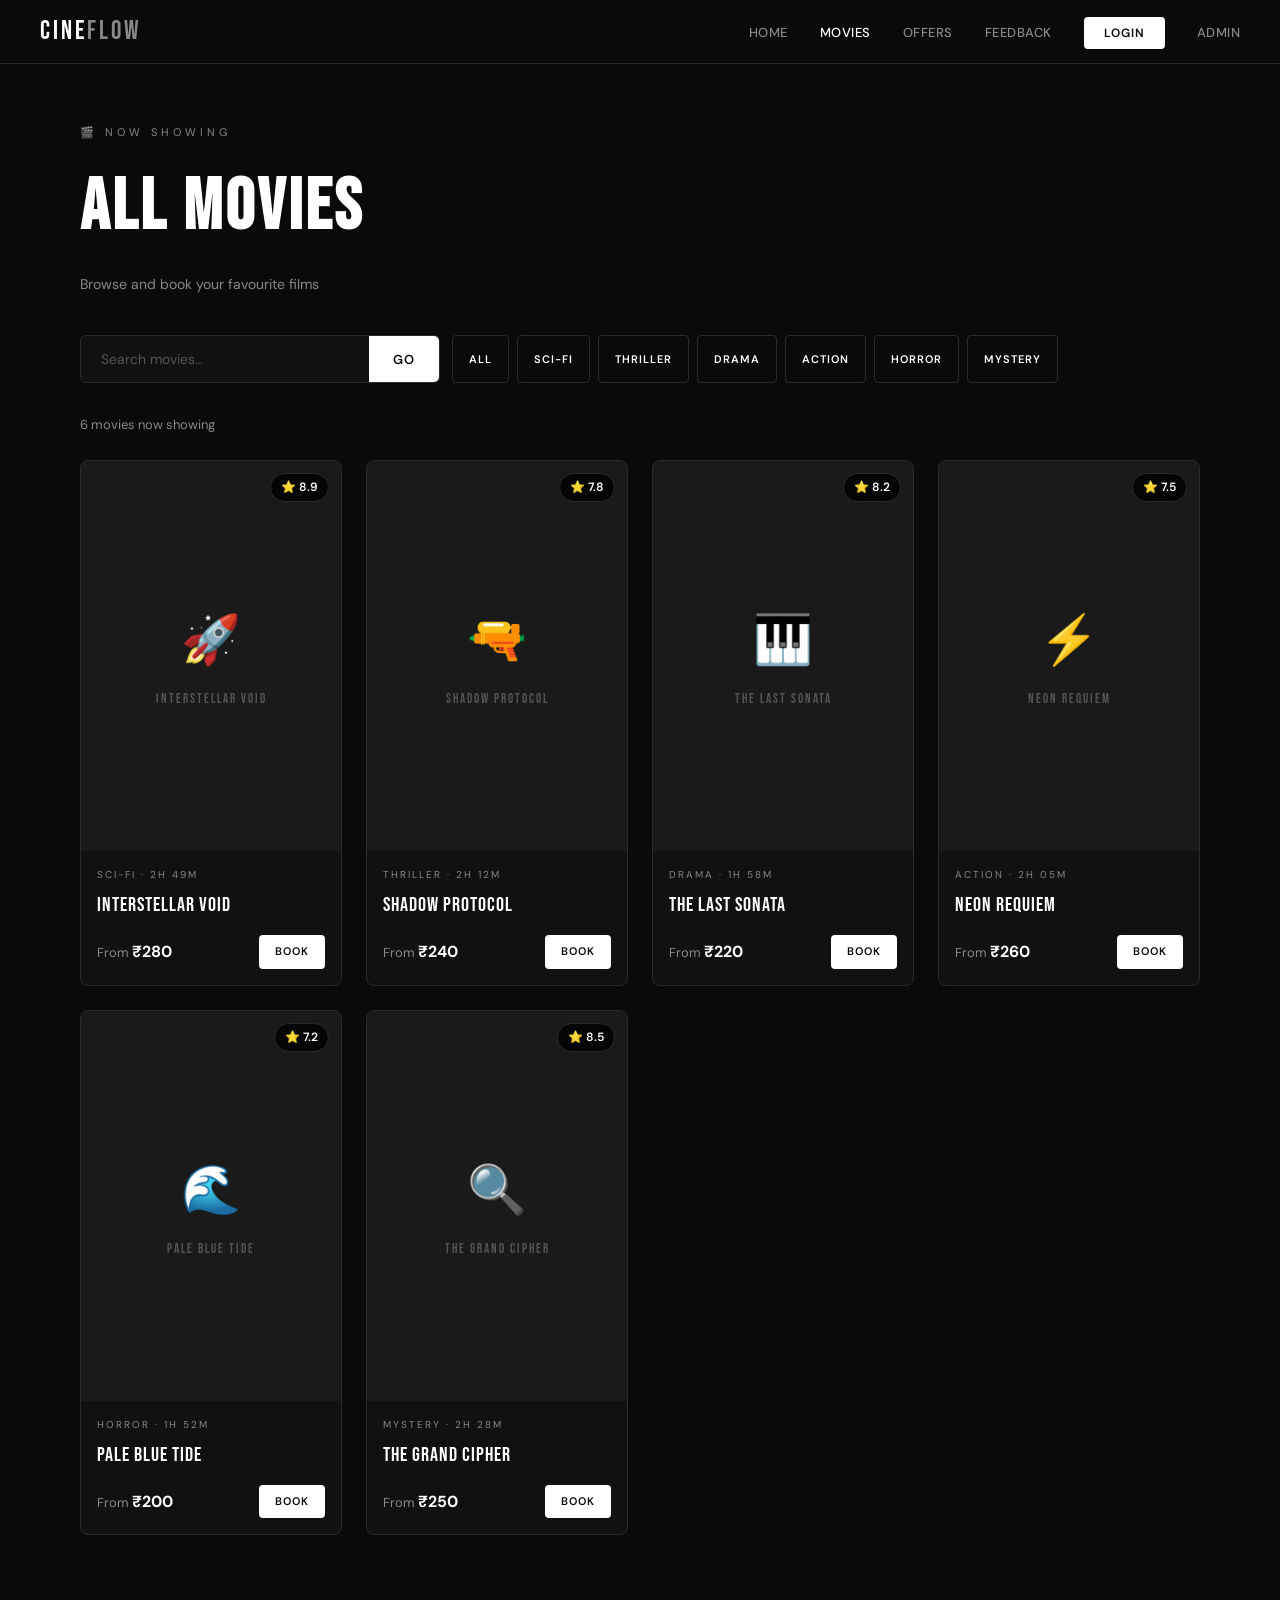
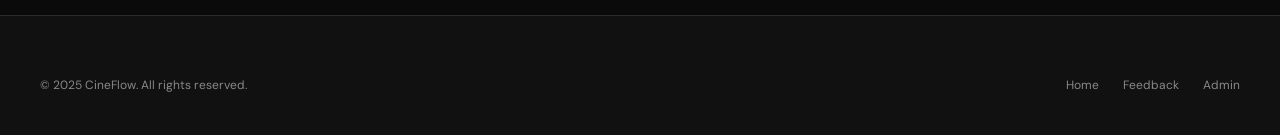
<file: movies.html>
<!DOCTYPE html>
<html lang="en">
<head>
  <meta charset="UTF-8" />
  <meta name="viewport" content="width=device-width, initial-scale=1.0" />
  <title>Movies – CineFlow</title>




  <link rel="preconnect" href="https://fonts.googleapis.com">
  <link rel="preconnect" href="https://fonts.gstatic.com" crossorigin>
  <link href="https://fonts.googleapis.com/css2?family=Bebas+Neue&family=DM+Sans:wght@300;400;500;600&display=swap" rel="stylesheet">
  <style>
@import url('https://fonts.googleapis.com/css2?family=Bebas+Neue&family=DM+Sans:wght@300;400;500;600&display=swap');

/* =============================
   CineFlow – Global Styles
   ============================= */

:root {
  --bg: #0a0a0a;
  --surface: #111111;
  --surface2: #1a1a1a;
  --border: #2a2a2a;
  --white: #ffffff;
  --gray: #888888;
  --gray2: #555555;
  --accent: #ffffff;
  --danger: #ff4444;
  --success: #44cc88;
  --seat-free: #2a2a2a;
  --seat-sel: #ffffff;
  --seat-taken: #444444;
}

*, *::before, *::after { box-sizing: border-box; margin: 0; padding: 0; }

html { scroll-behavior: smooth; }

body {
  background: var(--bg);
  color: var(--white);
  font-family: 'DM Sans', sans-serif;
  font-size: 15px;
  line-height: 1.6;
  min-height: 100vh;
}

a { color: inherit; text-decoration: none; }
img { max-width: 100%; display: block; }
button { cursor: pointer; font-family: inherit; }
input, textarea { font-family: inherit; }

/* ===== SCROLLBAR ===== */
::-webkit-scrollbar { width: 6px; }
::-webkit-scrollbar-track { background: var(--bg); }
::-webkit-scrollbar-thumb { background: var(--border); border-radius: 3px; }

/* ===== NAVBAR ===== */
.navbar {
  display: flex;
  align-items: center;
  justify-content: space-between;
  padding: 0 40px;
  height: 64px;
  background: var(--bg);
  border-bottom: 1px solid var(--border);
  position: sticky;
  top: 0;
  z-index: 100;
  backdrop-filter: blur(10px);
}

.navbar .logo {
  font-family: 'Bebas Neue', cursive;
  font-size: 26px;
  letter-spacing: 3px;
  color: var(--white);
}

.navbar .logo span { color: var(--gray); }

.nav-links {
  display: flex;
  align-items: center;
  gap: 32px;
  list-style: none;
}

.nav-links a {
  font-size: 13px;
  font-weight: 500;
  letter-spacing: 0.5px;
  color: var(--gray);
  transition: color 0.2s;
  text-transform: uppercase;
}

.nav-links a:hover, .nav-links a.active { color: var(--white); }

.nav-links .btn-nav {
  background: var(--white);
  color: var(--bg);
  padding: 8px 20px;
  border-radius: 4px;
  font-size: 12px;
  font-weight: 600;
  letter-spacing: 1px;
  text-transform: uppercase;
  transition: background 0.2s, color 0.2s;
}

.nav-links .btn-nav:hover { background: var(--gray); color: var(--bg); }

.hamburger { display: none; flex-direction: column; gap: 5px; cursor: pointer; }
.hamburger span { width: 24px; height: 2px; background: var(--white); border-radius: 2px; transition: all 0.3s; }

/* ===== BUTTONS ===== */
.btn {
  display: inline-block;
  padding: 12px 28px;
  border-radius: 4px;
  font-size: 13px;
  font-weight: 600;
  letter-spacing: 1px;
  text-transform: uppercase;
  border: none;
  transition: all 0.2s;
}

.btn-primary {
  background: var(--white);
  color: var(--bg);
}
.btn-primary:hover { background: #ddd; transform: translateY(-1px); }

.btn-outline {
  background: transparent;
  color: var(--white);
  border: 1px solid var(--border);
}
.btn-outline:hover { border-color: var(--white); background: rgba(255,255,255,0.05); }

.btn-danger { background: var(--danger); color: white; }
.btn-danger:hover { background: #cc3333; }

.btn-sm { padding: 8px 16px; font-size: 11px; }

/* ===== HERO ===== */
.hero {
  min-height: 85vh;
  display: flex;
  align-items: center;
  justify-content: center;
  flex-direction: column;
  text-align: center;
  padding: 60px 20px;
  position: relative;
  overflow: hidden;
  background:
    radial-gradient(ellipse 80% 50% at 50% 0%, rgba(255,255,255,0.04) 0%, transparent 70%),
    var(--bg);
}

.hero::before {
  content: 'CINEFLOW';
  position: absolute;
  font-family: 'Bebas Neue', cursive;
  font-size: clamp(80px, 20vw, 280px);
  color: rgba(255,255,255,0.02);
  letter-spacing: 10px;
  pointer-events: none;
  user-select: none;
  z-index: 0;
}

.hero-content { position: relative; z-index: 1; }

.hero-tag {
  display: inline-block;
  font-size: 11px;
  letter-spacing: 4px;
  text-transform: uppercase;
  color: var(--gray);
  border: 1px solid var(--border);
  padding: 6px 16px;
  border-radius: 50px;
  margin-bottom: 28px;
}

.hero h1 {
  font-family: 'Bebas Neue', cursive;
  font-size: clamp(52px, 10vw, 120px);
  line-height: 0.95;
  letter-spacing: 4px;
  margin-bottom: 20px;
}

.hero h1 span { color: var(--gray2); }

.hero p {
  font-size: 16px;
  color: var(--gray);
  max-width: 460px;
  margin: 0 auto 40px;
  line-height: 1.7;
}

/* ===== SEARCH BAR ===== */
.search-bar {
  display: flex;
  max-width: 520px;
  width: 100%;
  margin: 0 auto;
  background: var(--surface);
  border: 1px solid var(--border);
  border-radius: 6px;
  overflow: hidden;
  transition: border-color 0.2s;
}

.search-bar:focus-within { border-color: var(--white); }

.search-bar input {
  flex: 1;
  background: transparent;
  border: none;
  outline: none;
  padding: 14px 20px;
  color: var(--white);
  font-size: 14px;
}

.search-bar input::placeholder { color: var(--gray2); }

.search-bar button {
  background: var(--white);
  color: var(--bg);
  border: none;
  padding: 14px 24px;
  font-size: 13px;
  font-weight: 600;
  letter-spacing: 1px;
  text-transform: uppercase;
  transition: background 0.2s;
}

.search-bar button:hover { background: #ddd; }

/* ===== SECTIONS ===== */
section { padding: 80px 40px; }

.section-header {
  display: flex;
  align-items: flex-end;
  justify-content: space-between;
  margin-bottom: 40px;
}

.section-label {
  font-size: 11px;
  letter-spacing: 4px;
  text-transform: uppercase;
  color: var(--gray);
  margin-bottom: 8px;
}

.section-title {
  font-family: 'Bebas Neue', cursive;
  font-size: clamp(32px, 5vw, 52px);
  letter-spacing: 2px;
  line-height: 1;
}

.divider {
  width: 100%;
  height: 1px;
  background: var(--border);
  margin: 0 0 60px;
}

/* ===== MOVIE CARDS ===== */
.movies-grid {
  display: grid;
  grid-template-columns: repeat(auto-fill, minmax(220px, 1fr));
  gap: 24px;
}

.movie-card {
  background: var(--surface);
  border: 1px solid var(--border);
  border-radius: 8px;
  overflow: hidden;
  transition: transform 0.2s, border-color 0.2s;
}

.movie-card:hover { transform: translateY(-4px); border-color: var(--gray2); }

.movie-card .poster {
  aspect-ratio: 2/3;
  overflow: hidden;
  position: relative;
  background: var(--surface2);
}

.movie-card .poster img {
  width: 100%;
  height: 100%;
  object-fit: cover;
  transition: transform 0.4s;
}

.movie-card:hover .poster img { transform: scale(1.04); }

.movie-card .poster .rating {
  position: absolute;
  top: 12px;
  right: 12px;
  background: rgba(0,0,0,0.8);
  border: 1px solid var(--border);
  padding: 4px 10px;
  border-radius: 50px;
  font-size: 12px;
  font-weight: 600;
}

.movie-card .card-body { padding: 16px; }

.movie-card .genre-tag {
  font-size: 10px;
  letter-spacing: 2px;
  text-transform: uppercase;
  color: var(--gray);
  margin-bottom: 6px;
}

.movie-card .title {
  font-family: 'Bebas Neue', cursive;
  font-size: 20px;
  letter-spacing: 1px;
  margin-bottom: 14px;
}

.movie-card .card-footer {
  display: flex;
  align-items: center;
  justify-content: space-between;
}

.movie-card .price { font-size: 13px; color: var(--gray); }
.movie-card .price strong { color: var(--white); font-size: 16px; }

/* ===== POSTER PLACEHOLDER ===== */
.poster-placeholder {
  width: 100%;
  height: 100%;
  display: flex;
  align-items: center;
  justify-content: center;
  background: var(--surface2);
  flex-direction: column;
  gap: 10px;
  color: var(--gray2);
}

.poster-placeholder .movie-icon { font-size: 48px; }
.poster-placeholder .movie-title-ph {
  font-family: 'Bebas Neue', cursive;
  font-size: 13px;
  letter-spacing: 2px;
  text-align: center;
  padding: 0 10px;
}

/* ===== OFFERS SECTION ===== */
.offers-grid {
  display: grid;
  grid-template-columns: repeat(auto-fill, minmax(280px, 1fr));
  gap: 20px;
}

.offer-card {
  border: 1px solid var(--border);
  border-radius: 8px;
  padding: 28px;
  position: relative;
  overflow: hidden;
  background: var(--surface);
}

.offer-card::before {
  content: '';
  position: absolute;
  top: 0; left: 0; right: 0;
  height: 2px;
  background: var(--white);
}

.offer-code {
  font-family: 'Bebas Neue', cursive;
  font-size: 28px;
  letter-spacing: 3px;
  margin-bottom: 8px;
}

.offer-desc { color: var(--gray); font-size: 13px; margin-bottom: 16px; }

.offer-badge {
  display: inline-block;
  background: var(--white);
  color: var(--bg);
  font-size: 11px;
  font-weight: 700;
  letter-spacing: 1px;
  text-transform: uppercase;
  padding: 4px 12px;
  border-radius: 50px;
}

/* ===== FOOTER ===== */
footer {
  background: var(--surface);
  border-top: 1px solid var(--border);
  padding: 60px 40px 40px;
}

.footer-grid {
  display: grid;
  grid-template-columns: 2fr 1fr 1fr 1fr;
  gap: 40px;
  margin-bottom: 40px;
}

.footer-brand .logo-text {
  font-family: 'Bebas Neue', cursive;
  font-size: 28px;
  letter-spacing: 3px;
  margin-bottom: 12px;
}

.footer-brand p { color: var(--gray); font-size: 13px; line-height: 1.7; max-width: 240px; }

.footer-col h4 {
  font-size: 11px;
  letter-spacing: 3px;
  text-transform: uppercase;
  color: var(--gray);
  margin-bottom: 16px;
}

.footer-col ul { list-style: none; }
.footer-col ul li { margin-bottom: 10px; }
.footer-col ul li a { font-size: 13px; color: var(--gray); transition: color 0.2s; }
.footer-col ul li a:hover { color: var(--white); }

.footer-bottom {
  border-top: 1px solid var(--border);
  padding-top: 24px;
  display: flex;
  justify-content: space-between;
  align-items: center;
}

.footer-bottom p { font-size: 12px; color: var(--gray); }

/* ===== AUTH PAGES ===== */
.auth-page {
  min-height: 100vh;
  display: flex;
  align-items: center;
  justify-content: center;
  padding: 40px 20px;
  background:
    radial-gradient(ellipse 60% 40% at 50% 0%, rgba(255,255,255,0.03) 0%, transparent 70%),
    var(--bg);
}

.auth-box {
  width: 100%;
  max-width: 420px;
  background: var(--surface);
  border: 1px solid var(--border);
  border-radius: 12px;
  padding: 48px 40px;
}

.auth-logo {
  font-family: 'Bebas Neue', cursive;
  font-size: 28px;
  letter-spacing: 3px;
  text-align: center;
  margin-bottom: 8px;
}

.auth-subtitle {
  text-align: center;
  font-size: 13px;
  color: var(--gray);
  margin-bottom: 36px;
}

.form-group { margin-bottom: 20px; }

.form-group label {
  display: block;
  font-size: 11px;
  letter-spacing: 2px;
  text-transform: uppercase;
  color: var(--gray);
  margin-bottom: 8px;
}

.form-group input,
.form-group textarea,
.form-group select {
  width: 100%;
  background: var(--surface2);
  border: 1px solid var(--border);
  border-radius: 6px;
  padding: 12px 16px;
  color: var(--white);
  font-size: 14px;
  outline: none;
  transition: border-color 0.2s;
}

.form-group input:focus,
.form-group textarea:focus,
.form-group select:focus { border-color: var(--white); }

.form-group textarea { resize: vertical; min-height: 120px; }

.form-group select option { background: var(--surface2); }

.auth-footer {
  text-align: center;
  margin-top: 24px;
  font-size: 13px;
  color: var(--gray);
}

.auth-footer a { color: var(--white); text-decoration: underline; }

.toast {
  padding: 10px 16px;
  border-radius: 6px;
  font-size: 13px;
  margin-bottom: 16px;
  text-align: center;
  display: none;
}
.toast.success { background: rgba(68,204,136,0.15); border: 1px solid var(--success); color: var(--success); display: block; }
.toast.error { background: rgba(255,68,68,0.1); border: 1px solid var(--danger); color: var(--danger); display: block; }

/* ===== MOVIE DETAIL ===== */
.movie-detail {
  max-width: 1100px;
  margin: 0 auto;
  padding: 60px 40px;
}

.movie-detail-inner {
  display: grid;
  grid-template-columns: 300px 1fr;
  gap: 60px;
  align-items: start;
}

.detail-poster {
  aspect-ratio: 2/3;
  border-radius: 8px;
  overflow: hidden;
  border: 1px solid var(--border);
  background: var(--surface2);
}

.detail-poster img { width: 100%; height: 100%; object-fit: cover; }

.detail-meta .genre-tag {
  font-size: 11px;
  letter-spacing: 3px;
  text-transform: uppercase;
  color: var(--gray);
  margin-bottom: 12px;
}

.detail-meta h1 {
  font-family: 'Bebas Neue', cursive;
  font-size: clamp(40px, 6vw, 72px);
  letter-spacing: 3px;
  line-height: 0.95;
  margin-bottom: 20px;
}

.detail-stats {
  display: flex;
  gap: 24px;
  flex-wrap: wrap;
  margin-bottom: 24px;
}

.stat {
  display: flex;
  flex-direction: column;
  gap: 4px;
}

.stat-label { font-size: 10px; letter-spacing: 2px; text-transform: uppercase; color: var(--gray); }
.stat-value { font-size: 16px; font-weight: 600; }

.detail-desc { color: var(--gray); font-size: 14px; line-height: 1.8; margin-bottom: 28px; }

.seats-warning {
  display: inline-flex;
  align-items: center;
  gap: 8px;
  padding: 10px 16px;
  background: rgba(255,68,68,0.08);
  border: 1px solid rgba(255,68,68,0.25);
  border-radius: 6px;
  font-size: 13px;
  color: var(--danger);
  margin-bottom: 28px;
}

/* ===== SEATS PAGE ===== */
.seats-page { max-width: 800px; margin: 0 auto; padding: 60px 40px; }
.seats-page h1 { font-family: 'Bebas Neue', cursive; font-size: 48px; letter-spacing: 3px; margin-bottom: 8px; }
.seats-page .sub { color: var(--gray); font-size: 13px; margin-bottom: 40px; }

.screen-bar {
  width: 70%;
  margin: 0 auto 40px;
  height: 4px;
  background: linear-gradient(90deg, transparent, var(--white), transparent);
  border-radius: 2px;
  position: relative;
}

.screen-bar::after {
  content: 'SCREEN';
  position: absolute;
  top: 12px;
  left: 50%;
  transform: translateX(-50%);
  font-size: 10px;
  letter-spacing: 4px;
  color: var(--gray2);
}

.seats-grid {
  display: grid;
  grid-template-columns: repeat(5, 1fr);
  gap: 10px;
  margin-bottom: 40px;
}

.seat {
  aspect-ratio: 1;
  border-radius: 6px;
  background: var(--seat-free);
  border: 1px solid var(--border);
  cursor: pointer;
  display: flex;
  align-items: center;
  justify-content: center;
  font-size: 11px;
  color: var(--gray);
  font-weight: 600;
  transition: all 0.15s;
}

.seat:hover:not(.taken) { border-color: var(--white); }

.seat.selected {
  background: var(--seat-sel);
  color: var(--bg);
  border-color: var(--white);
}

.seat.taken {
  background: var(--seat-taken);
  cursor: not-allowed;
  opacity: 0.4;
  color: var(--gray2);
}

.seat-legend {
  display: flex;
  gap: 24px;
  margin-bottom: 32px;
  flex-wrap: wrap;
}

.legend-item { display: flex; align-items: center; gap: 8px; font-size: 12px; color: var(--gray); }
.legend-dot { width: 14px; height: 14px; border-radius: 3px; flex-shrink: 0; }
.legend-dot.free { background: var(--seat-free); border: 1px solid var(--border); }
.legend-dot.selected { background: var(--white); }
.legend-dot.taken { background: var(--seat-taken); opacity: 0.4; }

.booking-summary {
  background: var(--surface);
  border: 1px solid var(--border);
  border-radius: 8px;
  padding: 24px;
  margin-bottom: 24px;
}

.summary-row { display: flex; justify-content: space-between; padding: 8px 0; }
.summary-row:not(:last-child) { border-bottom: 1px solid var(--border); }
.summary-label { font-size: 13px; color: var(--gray); }
.summary-value { font-size: 13px; font-weight: 600; }
.summary-value.total { font-size: 18px; font-family: 'Bebas Neue', cursive; letter-spacing: 1px; }

/* ===== CONFIRMATION ===== */
.confirmation-page { max-width: 560px; margin: 0 auto; padding: 80px 40px; text-align: center; }

.confirm-icon {
  width: 80px;
  height: 80px;
  border-radius: 50%;
  background: rgba(68,204,136,0.1);
  border: 2px solid var(--success);
  display: flex;
  align-items: center;
  justify-content: center;
  font-size: 36px;
  margin: 0 auto 32px;
}

.confirmation-page h1 {
  font-family: 'Bebas Neue', cursive;
  font-size: 52px;
  letter-spacing: 3px;
  margin-bottom: 12px;
}

.confirmation-page .sub { color: var(--gray); margin-bottom: 40px; }

.ticket-card {
  background: var(--surface);
  border: 1px solid var(--border);
  border-radius: 12px;
  overflow: hidden;
  text-align: left;
  margin-bottom: 32px;
}

.ticket-header {
  background: var(--white);
  color: var(--bg);
  padding: 20px 24px;
  display: flex;
  justify-content: space-between;
  align-items: center;
}

.ticket-header .ticket-logo {
  font-family: 'Bebas Neue', cursive;
  font-size: 20px;
  letter-spacing: 3px;
}

.ticket-header .ticket-id { font-size: 11px; font-weight: 600; letter-spacing: 1px; opacity: 0.6; }

.ticket-body { padding: 24px; }
.ticket-row { display: flex; justify-content: space-between; padding: 10px 0; border-bottom: 1px solid var(--border); }
.ticket-row:last-child { border-bottom: none; }
.ticket-key { font-size: 11px; letter-spacing: 2px; text-transform: uppercase; color: var(--gray); }
.ticket-val { font-size: 14px; font-weight: 600; text-align: right; }

.ticket-divider {
  border: none;
  border-top: 2px dashed var(--border);
  margin: 0;
}

/* ===== FEEDBACK PAGE ===== */
.feedback-page { max-width: 600px; margin: 0 auto; padding: 80px 40px; }
.feedback-page h1 { font-family: 'Bebas Neue', cursive; font-size: 52px; letter-spacing: 3px; margin-bottom: 8px; }
.feedback-page .sub { color: var(--gray); margin-bottom: 40px; }

.star-group { display: flex; gap: 8px; margin-bottom: 24px; }
.star {
  font-size: 28px;
  cursor: pointer;
  color: var(--gray2);
  transition: color 0.15s;
  user-select: none;
}
.star.active { color: var(--white); }

/* ===== ADMIN PAGE ===== */
.admin-layout {
  display: grid;
  grid-template-columns: 220px 1fr;
  min-height: calc(100vh - 64px);
}

.admin-sidebar {
  background: var(--surface);
  border-right: 1px solid var(--border);
  padding: 32px 0;
}

.sidebar-title {
  font-size: 10px;
  letter-spacing: 3px;
  text-transform: uppercase;
  color: var(--gray);
  padding: 0 24px;
  margin-bottom: 16px;
}

.sidebar-nav { list-style: none; }
.sidebar-nav li a {
  display: flex;
  align-items: center;
  gap: 10px;
  padding: 12px 24px;
  font-size: 13px;
  color: var(--gray);
  transition: all 0.2s;
}
.sidebar-nav li a:hover, .sidebar-nav li a.active {
  color: var(--white);
  background: rgba(255,255,255,0.05);
}
.sidebar-nav li a .icon { font-size: 16px; }

.admin-main { padding: 40px; overflow-y: auto; }

.admin-section { display: none; }
.admin-section.active { display: block; }

.admin-header {
  display: flex;
  align-items: center;
  justify-content: space-between;
  margin-bottom: 32px;
}

.admin-header h2 {
  font-family: 'Bebas Neue', cursive;
  font-size: 36px;
  letter-spacing: 2px;
}

/* ===== STATS CARDS ===== */
.stats-row { display: grid; grid-template-columns: repeat(auto-fill, minmax(180px, 1fr)); gap: 20px; margin-bottom: 40px; }
.stat-card {
  background: var(--surface);
  border: 1px solid var(--border);
  border-radius: 8px;
  padding: 24px;
}
.stat-card .s-label { font-size: 10px; letter-spacing: 2px; text-transform: uppercase; color: var(--gray); margin-bottom: 8px; }
.stat-card .s-value { font-family: 'Bebas Neue', cursive; font-size: 36px; letter-spacing: 2px; }

/* ===== TABLE ===== */
.table-wrap { background: var(--surface); border: 1px solid var(--border); border-radius: 8px; overflow: hidden; }

table { width: 100%; border-collapse: collapse; }
thead { background: var(--surface2); }
thead th {
  padding: 14px 16px;
  text-align: left;
  font-size: 10px;
  letter-spacing: 2px;
  text-transform: uppercase;
  color: var(--gray);
  border-bottom: 1px solid var(--border);
}
tbody tr { border-bottom: 1px solid var(--border); transition: background 0.15s; }
tbody tr:last-child { border-bottom: none; }
tbody tr:hover { background: rgba(255,255,255,0.02); }
tbody td { padding: 14px 16px; font-size: 13px; vertical-align: middle; }

.table-poster {
  width: 40px;
  height: 56px;
  border-radius: 4px;
  object-fit: cover;
  background: var(--surface2);
  display: flex;
  align-items: center;
  justify-content: center;
  font-size: 20px;
}

.action-btns { display: flex; gap: 8px; }

/* ===== ADD MOVIE FORM ===== */
.add-movie-form {
  background: var(--surface);
  border: 1px solid var(--border);
  border-radius: 8px;
  padding: 32px;
  margin-bottom: 40px;
}

.form-row {
  display: grid;
  grid-template-columns: 1fr 1fr;
  gap: 20px;
}

/* ===== PAGE HEADER ===== */
.page-header {
  padding: 60px 40px 0;
  max-width: 1200px;
  margin: 0 auto;
}

.page-header h1 { font-family: 'Bebas Neue', cursive; font-size: clamp(40px, 7vw, 72px); letter-spacing: 3px; margin-bottom: 8px; }
.page-header p { color: var(--gray); font-size: 14px; }

/* ===== BREADCRUMB ===== */
.breadcrumb {
  display: flex;
  align-items: center;
  gap: 8px;
  font-size: 12px;
  color: var(--gray);
  margin-bottom: 40px;
}
.breadcrumb a { color: var(--gray); transition: color 0.2s; }
.breadcrumb a:hover { color: var(--white); }
.breadcrumb span { color: var(--gray2); }

/* ===== SEARCH RESULTS ===== */
.search-results-info { font-size: 13px; color: var(--gray); margin-bottom: 24px; }

/* ===== MOBILE ===== */
@media (max-width: 768px) {
  .navbar { padding: 0 20px; }
  .nav-links { display: none; flex-direction: column; position: absolute; top: 64px; left: 0; right: 0; background: var(--surface); border-bottom: 1px solid var(--border); padding: 20px; gap: 16px; }
  .nav-links.open { display: flex; }
  .hamburger { display: flex; }

  section { padding: 60px 20px; }
  .footer-grid { grid-template-columns: 1fr 1fr; }
  .movie-detail-inner { grid-template-columns: 1fr; }
  .detail-poster { max-width: 240px; }
  .admin-layout { grid-template-columns: 1fr; }
  .admin-sidebar { display: none; }
  .form-row { grid-template-columns: 1fr; }
  .seats-grid { grid-template-columns: repeat(4, 1fr); }
  .page-header { padding: 40px 20px 0; }
  .movie-detail { padding: 40px 20px; }
  .seats-page { padding: 40px 20px; }
  .feedback-page { padding: 60px 20px; }
  .confirmation-page { padding: 60px 20px; }
}

@media (max-width: 480px) {
  .footer-grid { grid-template-columns: 1fr; }
  .seats-grid { grid-template-columns: repeat(4, 1fr); }
}
  </style>
</head>
<body>

  <!-- NAVBAR -->
  <nav class="navbar">
    <a href="index.html" class="logo">Cine<span>Flow</span></a>
    <ul class="nav-links" id="nav-links">
      <li><a href="index.html">Home</a></li>
      <li><a href="movies.html" class="active">Movies</a></li>
      <li><a href="index.html#offers">Offers</a></li>
      <li><a href="feedback.html">Feedback</a></li>
      <li id="nav-login"><a href="login.html" class="btn-nav">Login</a></li>
      <li id="nav-logout" style="display:none"><a href="#" onclick="logout()" class="btn-nav">Logout</a></li>
      <li><a href="admin.html">Admin</a></li>
    </ul>
    <div class="hamburger">
      <span></span><span></span><span></span>
    </div>
  </nav>

  <!-- PAGE HEADER -->
  <div class="page-header" style="padding:60px 40px 40px">
    <div class="section-label">🎬 Now Showing</div>
    <h1 style="font-family:'Bebas Neue',cursive;font-size:clamp(40px,7vw,72px);letter-spacing:3px;margin-bottom:8px">All Movies</h1>
    <p style="color:var(--gray);font-size:14px">Browse and book your favourite films</p>
  </div>

  <!-- SEARCH + FILTERS -->
  <div style="padding:0 40px 32px;max-width:1200px;margin:0 auto">
    <div style="display:flex;gap:12px;flex-wrap:wrap">
      <div class="search-bar" style="max-width:360px;margin:0">
        <input type="text" id="search-input" placeholder="Search movies…" />
        <button id="search-btn">Go</button>
      </div>
      <div style="display:flex;gap:8px;flex-wrap:wrap" id="genre-filters">
        <button class="btn btn-outline btn-sm genre-btn active" data-genre="all">All</button>
        <button class="btn btn-outline btn-sm genre-btn" data-genre="Sci-Fi">Sci-Fi</button>
        <button class="btn btn-outline btn-sm genre-btn" data-genre="Thriller">Thriller</button>
        <button class="btn btn-outline btn-sm genre-btn" data-genre="Drama">Drama</button>
        <button class="btn btn-outline btn-sm genre-btn" data-genre="Action">Action</button>
        <button class="btn btn-outline btn-sm genre-btn" data-genre="Horror">Horror</button>
        <button class="btn btn-outline btn-sm genre-btn" data-genre="Mystery">Mystery</button>
      </div>
    </div>
  </div>

  <!-- MOVIES GRID -->
  <div style="padding:0 40px 80px;max-width:1200px;margin:0 auto">
    <p id="search-results-info" class="search-results-info"></p>
    <div class="movies-grid" id="movies-grid"></div>
  </div>

  <!-- FOOTER -->
  <footer>
    <div class="footer-bottom" style="border-top:none;padding-top:0">
      <p>© 2025 CineFlow. All rights reserved.</p>
      <div style="display:flex;gap:24px">
        <a href="index.html" style="font-size:12px;color:var(--gray)">Home</a>
        <a href="feedback.html" style="font-size:12px;color:var(--gray)">Feedback</a>
        <a href="admin.html" style="font-size:12px;color:var(--gray)">Admin</a>
      </div>
    </div>
  </footer>


  <script>
    // Genre filter logic
    document.querySelectorAll('.genre-btn').forEach(btn => {
      btn.addEventListener('click', () => {
        document.querySelectorAll('.genre-btn').forEach(b => b.classList.remove('active'));
        btn.classList.add('active');
        const genre = btn.dataset.genre;
        const grid = document.getElementById('movies-grid');
        const info = document.getElementById('search-results-info');
        const movies = genre === 'all' ? MOVIES : MOVIES.filter(m => m.genre === genre);
        renderMovieCards(grid, movies);
        info.textContent = `${movies.length} movie${movies.length !== 1 ? 's' : ''} found`;
      });
    });
  </script>
  <script>
// ============================================
// CineFlow – script.js
// Vanilla JS: auth, seats, feedback, admin
// ============================================

// ───────────────────────────────────────────
// MOVIES DATA (shared across pages)
// ───────────────────────────────────────────
const MOVIES = [
  { id: 1, title: "Interstellar Void", genre: "Sci-Fi", rating: "8.9", duration: "2h 49m", price: 280, desc: "A crew of astronauts journey through a wormhole near Saturn in search of a new home for humanity as Earth faces extinction. A breathtaking odyssey across time and space.", language: "English", seats_left: 4 },
  { id: 2, title: "Shadow Protocol", genre: "Thriller", rating: "7.8", duration: "2h 12m", price: 240, desc: "A rogue intelligence operative uncovers a global conspiracy that threatens to rewrite history. Every decision leads deeper into the labyrinth.", language: "English", seats_left: 12 },
  { id: 3, title: "The Last Sonata", genre: "Drama", rating: "8.2", duration: "1h 58m", price: 220, desc: "A famed pianist losing his hearing races against time to compose one final masterpiece — a love letter to the music that defined his life.", language: "English", seats_left: 7 },
  { id: 4, title: "Neon Requiem", genre: "Action", rating: "7.5", duration: "2h 05m", price: 260, desc: "In a city where corporations rule and justice is for sale, one ex-detective fights to reclaim the streets from the syndicate that destroyed his family.", language: "English", seats_left: 15 },
  { id: 5, title: "Pale Blue Tide", genre: "Horror", rating: "7.2", duration: "1h 52m", price: 200, desc: "A marine biologist's deep-sea expedition encounters something ancient and sentient. Some discoveries were meant to stay buried in the dark.", language: "English", seats_left: 3 },
  { id: 6, title: "The Grand Cipher", genre: "Mystery", rating: "8.5", duration: "2h 28m", price: 250, desc: "A cryptographer inherits a map containing the locations of seven stolen masterpieces, each guarded by an elaborate puzzle designed by her late grandfather.", language: "English", seats_left: 9 },
];

const EMOJIS = ["🚀", "🔫", "🎹", "⚡", "🌊", "🔍"];

// ───────────────────────────────────────────
// UTILITIES
// ───────────────────────────────────────────
function $(sel, ctx) { return (ctx || document).querySelector(sel); }
function $$(sel, ctx) { return [...(ctx || document).querySelectorAll(sel)]; }

function showToast(id, msg, type) {
  const el = document.getElementById(id);
  if (!el) return;
  el.textContent = msg;
  el.className = 'toast ' + type;
  setTimeout(() => el.classList.remove(type), 3500);
}

function generateId() {
  return 'CF' + Date.now().toString(36).toUpperCase() + Math.random().toString(36).slice(2,5).toUpperCase();
}

// ───────────────────────────────────────────
// NAVBAR – hamburger menu
// ───────────────────────────────────────────
function initNavbar() {
  const hamburger = $('.hamburger');
  const navLinks = $('.nav-links');
  if (!hamburger || !navLinks) return;

  hamburger.addEventListener('click', () => {
    navLinks.classList.toggle('open');
  });

  // Close on outside click
  document.addEventListener('click', (e) => {
    if (!hamburger.contains(e.target) && !navLinks.contains(e.target)) {
      navLinks.classList.remove('open');
    }
  });

  // Highlight active link
  const currentPage = window.location.pathname.split('/').pop() || 'index.html';
  $$('.nav-links a').forEach(a => {
    if (a.getAttribute('href') === currentPage) a.classList.add('active');
  });

  // Show/hide login vs profile
  updateNavAuth();
}

function updateNavAuth() {
  const user = JSON.parse(localStorage.getItem('cf_user') || 'null');
  const loginLink = document.getElementById('nav-login');
  const logoutLink = document.getElementById('nav-logout');
  if (loginLink) loginLink.style.display = user ? 'none' : '';
  if (logoutLink) logoutLink.style.display = user ? '' : 'none';
}

function logout() {
  localStorage.removeItem('cf_user');
  window.location.href = 'index.html';
}

// ───────────────────────────────────────────
// HOME PAGE – search
// ───────────────────────────────────────────
function initSearch() {
  const btn = document.getElementById('search-btn');
  const input = document.getElementById('search-input');
  if (!btn || !input) return;

  function doSearch() {
    const q = input.value.trim();
    if (q) window.location.href = `movies.html?q=${encodeURIComponent(q)}`;
  }

  btn.addEventListener('click', doSearch);
  input.addEventListener('keydown', e => { if (e.key === 'Enter') doSearch(); });
}

// ───────────────────────────────────────────
// MOVIES PAGE
// ───────────────────────────────────────────
function initMoviesPage() {
  const grid = document.getElementById('movies-grid');
  if (!grid) return;

  const params = new URLSearchParams(window.location.search);
  const q = params.get('q') || '';

  const info = document.getElementById('search-results-info');
  let movies = MOVIES;

  if (q) {
    movies = MOVIES.filter(m =>
      m.title.toLowerCase().includes(q.toLowerCase()) ||
      m.genre.toLowerCase().includes(q.toLowerCase())
    );
    if (info) info.textContent = `${movies.length} result${movies.length !== 1 ? 's' : ''} for "${q}"`;
    if (document.getElementById('search-input')) document.getElementById('search-input').value = q;
  } else {
    if (info) info.textContent = `${movies.length} movies now showing`;
  }

  renderMovieCards(grid, movies);
}

function renderMovieCards(grid, movies) {
  if (!movies.length) {
    grid.innerHTML = '<p style="color:var(--gray);grid-column:1/-1;">No movies found.</p>';
    return;
  }
  grid.innerHTML = movies.map((m, i) => `
    <div class="movie-card" style="animation-delay:${i * 0.06}s">
      <div class="poster">
        <div class="poster-placeholder">
          <div class="movie-icon">${EMOJIS[m.id - 1] || '🎬'}</div>
          <div class="movie-title-ph">${m.title}</div>
        </div>
        <div class="rating">⭐ ${m.rating}</div>
      </div>
      <div class="card-body">
        <div class="genre-tag">${m.genre} · ${m.duration}</div>
        <div class="title">${m.title}</div>
        <div class="card-footer">
          <div class="price">From <strong>₹${m.price}</strong></div>
          <a href="movie.html?id=${m.id}" class="btn btn-primary btn-sm">Book</a>
        </div>
      </div>
    </div>
  `).join('');
}

// Home page trending
function initTrending() {
  const grid = document.getElementById('trending-grid');
  if (!grid) return;
  renderMovieCards(grid, MOVIES.slice(0, 3));
}

// ───────────────────────────────────────────
// MOVIE DETAIL PAGE
// ───────────────────────────────────────────
function initMovieDetail() {
  const container = document.getElementById('movie-detail');
  if (!container) return;

  const params = new URLSearchParams(window.location.search);
  const id = parseInt(params.get('id'));
  const movie = MOVIES.find(m => m.id === id);

  if (!movie) {
    container.innerHTML = '<p style="color:var(--gray)">Movie not found.</p>';
    return;
  }

  document.title = `${movie.title} – CineFlow`;

  container.innerHTML = `
    <div class="breadcrumb">
      <a href="movies.html">Movies</a>
      <span>›</span>
      <span>${movie.title}</span>
    </div>
    <div class="movie-detail-inner">
      <div class="detail-poster">
        <div class="poster-placeholder" style="height:100%;min-height:360px;">
          <div class="movie-icon" style="font-size:72px">${EMOJIS[movie.id - 1] || '🎬'}</div>
          <div class="movie-title-ph" style="font-size:16px">${movie.title}</div>
        </div>
      </div>
      <div class="detail-meta">
        <div class="genre-tag">${movie.genre}</div>
        <h1>${movie.title}</h1>
        <div class="detail-stats">
          <div class="stat"><span class="stat-label">Rating</span><span class="stat-value">⭐ ${movie.rating}</span></div>
          <div class="stat"><span class="stat-label">Duration</span><span class="stat-value">${movie.duration}</span></div>
          <div class="stat"><span class="stat-label">Language</span><span class="stat-value">${movie.language}</span></div>
          <div class="stat"><span class="stat-label">Price</span><span class="stat-value">₹${movie.price}</span></div>
        </div>
        <p class="detail-desc">${movie.desc}</p>
        ${movie.seats_left <= 6 ? `<div class="seats-warning">⚠️ Only ${movie.seats_left} seats left! Book now.</div>` : ''}
        <a href="seats.html?id=${movie.id}" class="btn btn-primary">Select Seats →</a>
      </div>
    </div>
  `;
}

// ───────────────────────────────────────────
// REGISTER
// ───────────────────────────────────────────
function initRegister() {
  const form = document.getElementById('register-form');
  if (!form) return;

  form.addEventListener('submit', (e) => {
    e.preventDefault();
    const name = form.querySelector('#reg-name').value.trim();
    const email = form.querySelector('#reg-email').value.trim().toLowerCase();
    const pass = form.querySelector('#reg-pass').value;
    const pass2 = form.querySelector('#reg-pass2').value;

    if (!name || !email || !pass) return showToast('reg-toast', 'All fields are required.', 'error');
    if (pass !== pass2) return showToast('reg-toast', 'Passwords do not match.', 'error');
    if (pass.length < 6) return showToast('reg-toast', 'Password must be at least 6 characters.', 'error');

    const users = JSON.parse(localStorage.getItem('cf_users') || '[]');
    if (users.find(u => u.email === email)) return showToast('reg-toast', 'Email already registered.', 'error');

    users.push({ name, email, pass });
    localStorage.setItem('cf_users', JSON.stringify(users));
    showToast('reg-toast', 'Account created! Redirecting...', 'success');
    setTimeout(() => window.location.href = 'login.html', 1500);
  });
}

// ───────────────────────────────────────────
// LOGIN
// ───────────────────────────────────────────
function initLogin() {
  const form = document.getElementById('login-form');
  if (!form) return;

  form.addEventListener('submit', (e) => {
    e.preventDefault();
    const email = form.querySelector('#login-email').value.trim().toLowerCase();
    const pass = form.querySelector('#login-pass').value;

    // Admin shortcut
    if (email === 'admin@cineflow.com' && pass === 'admin123') {
      localStorage.setItem('cf_user', JSON.stringify({ name: 'Admin', email, role: 'admin' }));
      showToast('login-toast', 'Welcome, Admin! Redirecting...', 'success');
      setTimeout(() => window.location.href = 'admin.html', 1200);
      return;
    }

    const users = JSON.parse(localStorage.getItem('cf_users') || '[]');
    const user = users.find(u => u.email === email && u.pass === pass);

    if (!user) return showToast('login-toast', 'Invalid email or password.', 'error');

    localStorage.setItem('cf_user', JSON.stringify({ name: user.name, email: user.email }));
    showToast('login-toast', `Welcome back, ${user.name}!`, 'success');
    setTimeout(() => window.location.href = 'index.html', 1200);
  });
}

// ───────────────────────────────────────────
// SEAT SELECTION
// ───────────────────────────────────────────
function initSeats() {
  const grid = document.getElementById('seats-grid');
  if (!grid) return;

  const params = new URLSearchParams(window.location.search);
  const id = parseInt(params.get('id'));
  const movie = MOVIES.find(m => m.id === id) || MOVIES[0];

  // Set movie info
  const movieTitle = document.getElementById('seat-movie-title');
  const moviePrice = document.getElementById('seat-movie-price');
  if (movieTitle) movieTitle.textContent = movie.title;
  if (moviePrice) moviePrice.textContent = '₹' + movie.price;

  const totalSeats = 20;
  // Randomly mark some as taken
  const takenSeats = [3, 7, 11, 15, 18];
  let selectedSeats = [];

  // Render seats
  grid.innerHTML = '';
  for (let i = 1; i <= totalSeats; i++) {
    const seat = document.createElement('div');
    seat.className = 'seat';
    seat.textContent = i;
    seat.dataset.seat = i;

    if (takenSeats.includes(i)) {
      seat.classList.add('taken');
      seat.title = 'Already booked';
    } else {
      seat.addEventListener('click', () => toggleSeat(seat, i, movie));
    }

    grid.appendChild(seat);
  }

  function toggleSeat(seatEl, num, movie) {
    if (selectedSeats.includes(num)) {
      selectedSeats = selectedSeats.filter(s => s !== num);
      seatEl.classList.remove('selected');
    } else {
      selectedSeats.push(num);
      seatEl.classList.add('selected');
    }
    updateSummary(movie);
  }

  function updateSummary(movie) {
    const selDisplay = document.getElementById('summary-seats');
    const totalDisplay = document.getElementById('summary-total');
    if (selDisplay) selDisplay.textContent = selectedSeats.length ? selectedSeats.join(', ') : '—';
    if (totalDisplay) totalDisplay.textContent = '₹' + (selectedSeats.length * movie.price);
  }

  // Confirm booking
  const confirmBtn = document.getElementById('confirm-booking');
  if (confirmBtn) {
    confirmBtn.addEventListener('click', () => {
      if (!selectedSeats.length) {
        alert('Please select at least one seat.');
        return;
      }
      const booking = {
        id: generateId(),
        movieId: movie.id,
        movieTitle: movie.title,
        genre: movie.genre,
        seats: selectedSeats,
        price: movie.price,
        total: selectedSeats.length * movie.price,
        date: new Date().toLocaleDateString('en-IN', { day: 'numeric', month: 'short', year: 'numeric' }),
        time: '7:30 PM',
        hall: 'Hall A',
        bookedAt: new Date().toISOString()
      };

      localStorage.setItem('cf_last_booking', JSON.stringify(booking));

      // Save to all bookings list
      const all = JSON.parse(localStorage.getItem('cf_bookings') || '[]');
      all.push(booking);
      localStorage.setItem('cf_bookings', JSON.stringify(all));

      window.location.href = 'confirmation.html';
    });
  }
}

// ───────────────────────────────────────────
// CONFIRMATION PAGE
// ───────────────────────────────────────────
function initConfirmation() {
  const card = document.getElementById('ticket-card');
  if (!card) return;

  const booking = JSON.parse(localStorage.getItem('cf_last_booking') || 'null');
  if (!booking) {
    card.innerHTML = '<p style="color:var(--gray);text-align:center;padding:24px">No booking found.</p>';
    return;
  }

  card.innerHTML = `
    <div class="ticket-header">
      <span class="ticket-logo">CINEFLOW</span>
      <span class="ticket-id">#${booking.id}</span>
    </div>
    <hr class="ticket-divider">
    <div class="ticket-body">
      <div class="ticket-row"><span class="ticket-key">Movie</span><span class="ticket-val">${booking.movieTitle}</span></div>
      <div class="ticket-row"><span class="ticket-key">Genre</span><span class="ticket-val">${booking.genre}</span></div>
      <div class="ticket-row"><span class="ticket-key">Date</span><span class="ticket-val">${booking.date}</span></div>
      <div class="ticket-row"><span class="ticket-key">Show Time</span><span class="ticket-val">${booking.time}</span></div>
      <div class="ticket-row"><span class="ticket-key">Hall</span><span class="ticket-val">${booking.hall}</span></div>
      <div class="ticket-row"><span class="ticket-key">Seats</span><span class="ticket-val">${booking.seats.join(', ')}</span></div>
      <div class="ticket-row"><span class="ticket-key">Amount Paid</span><span class="ticket-val">₹${booking.total}</span></div>
    </div>
  `;
}

// ───────────────────────────────────────────
// FEEDBACK
// ───────────────────────────────────────────
function initFeedback() {
  const form = document.getElementById('feedback-form');
  if (!form) return;

  // Star rating
  let currentRating = 0;
  const stars = $$('.star');

  stars.forEach((star, index) => {
    star.addEventListener('mouseover', () => highlightStars(index + 1));
    star.addEventListener('mouseleave', () => highlightStars(currentRating));
    star.addEventListener('click', () => { currentRating = index + 1; highlightStars(currentRating); });
  });

  function highlightStars(count) {
    stars.forEach((s, i) => { s.classList.toggle('active', i < count); });
  }

  form.addEventListener('submit', (e) => {
    e.preventDefault();
    const name = form.querySelector('#fb-name').value.trim();
    const movie = form.querySelector('#fb-movie').value.trim();
    const text = form.querySelector('#fb-text').value.trim();

    if (!text) return showToast('fb-toast', 'Please enter your feedback.', 'error');

    const feedback = {
      id: generateId(),
      name: name || 'Anonymous',
      movie,
      rating: currentRating,
      text,
      date: new Date().toLocaleDateString('en-IN')
    };

    const all = JSON.parse(localStorage.getItem('cf_feedback') || '[]');
    all.push(feedback);
    localStorage.setItem('cf_feedback', JSON.stringify(all));

    showToast('fb-toast', '🎉 Thank you for your feedback!', 'success');
    form.reset();
    currentRating = 0;
    highlightStars(0);

    renderFeedbackList();
  });

  renderFeedbackList();
}

function renderFeedbackList() {
  const list = document.getElementById('feedback-list');
  if (!list) return;

  const all = JSON.parse(localStorage.getItem('cf_feedback') || '[]').reverse();
  if (!all.length) {
    list.innerHTML = '<p style="color:var(--gray);font-size:13px">No feedback yet. Be the first!</p>';
    return;
  }

  list.innerHTML = all.slice(0, 5).map(f => `
    <div style="background:var(--surface);border:1px solid var(--border);border-radius:8px;padding:20px;margin-bottom:16px">
      <div style="display:flex;justify-content:space-between;align-items:center;margin-bottom:8px">
        <strong style="font-size:14px">${f.name}</strong>
        <span style="font-size:12px;color:var(--gray)">${f.date}</span>
      </div>
      ${f.movie ? `<div style="font-size:11px;color:var(--gray);letter-spacing:2px;text-transform:uppercase;margin-bottom:8px">${f.movie}</div>` : ''}
      ${f.rating ? `<div style="margin-bottom:8px;font-size:14px">${'★'.repeat(f.rating)}${'☆'.repeat(5 - f.rating)}</div>` : ''}
      <p style="font-size:13px;color:var(--gray);line-height:1.7">${f.text}</p>
    </div>
  `).join('');
}

// ───────────────────────────────────────────
// ADMIN PAGE
// ───────────────────────────────────────────
function initAdmin() {
  const sidebar = $$('.sidebar-nav li a');
  if (!sidebar.length) return;

  // Sidebar tab switching
  sidebar.forEach(link => {
    link.addEventListener('click', (e) => {
      e.preventDefault();
      const target = link.dataset.tab;
      if (!target) return;
      sidebar.forEach(l => l.classList.remove('active'));
      link.classList.add('active');
      $$('.admin-section').forEach(sec => sec.classList.remove('active'));
      const sec = document.getElementById(target);
      if (sec) sec.classList.add('active');
    });
  });

  // Load movies table
  loadAdminMoviesTable();
  loadBookingsTable();
  loadAdminStats();

  // Add movie form
  const addForm = document.getElementById('add-movie-form');
  if (addForm) {
    addForm.addEventListener('submit', (e) => {
      e.preventDefault();
      const title = addForm.querySelector('#am-title').value.trim();
      const genre = addForm.querySelector('#am-genre').value.trim();
      const price = addForm.querySelector('#am-price').value;
      if (!title || !genre || !price) return showToast('am-toast', 'All fields required.', 'error');

      const custom = JSON.parse(localStorage.getItem('cf_custom_movies') || '[]');
      const newId = 100 + custom.length + 1;
      custom.push({ id: newId, title, genre, price: parseInt(price), rating: '7.0', duration: '2h 00m', language: 'English', desc: 'Coming soon.', seats_left: 20 });
      localStorage.setItem('cf_custom_movies', JSON.stringify(custom));
      showToast('am-toast', 'Movie added!', 'success');
      addForm.reset();
      loadAdminMoviesTable();
      loadAdminStats();
    });
  }
}

function getAllMovies() {
  const custom = JSON.parse(localStorage.getItem('cf_custom_movies') || '[]');
  return [...MOVIES, ...custom];
}

function loadAdminMoviesTable() {
  const tbody = document.getElementById('movies-tbody');
  if (!tbody) return;

  const movies = getAllMovies();
  tbody.innerHTML = movies.map((m, i) => `
    <tr>
      <td><div class="table-poster">${EMOJIS[m.id - 1] || '🎬'}</div></td>
      <td><strong>${m.title}</strong></td>
      <td>${m.genre}</td>
      <td>₹${m.price}</td>
      <td>⭐ ${m.rating}</td>
      <td>
        <div class="action-btns">
          <button class="btn btn-outline btn-sm" onclick="editMovie(${m.id})">Edit</button>
          <button class="btn btn-danger btn-sm" onclick="deleteMovie(${m.id})">Delete</button>
        </div>
      </td>
    </tr>
  `).join('');
}

function loadBookingsTable() {
  const tbody = document.getElementById('bookings-tbody');
  if (!tbody) return;

  const bookings = JSON.parse(localStorage.getItem('cf_bookings') || '[]').reverse();
  if (!bookings.length) {
    tbody.innerHTML = '<tr><td colspan="6" style="color:var(--gray);text-align:center;padding:32px">No bookings yet.</td></tr>';
    return;
  }

  tbody.innerHTML = bookings.map(b => `
    <tr>
      <td><code style="font-size:11px;color:var(--gray)">#${b.id}</code></td>
      <td>${b.movieTitle}</td>
      <td>${b.seats.join(', ')}</td>
      <td>${b.date}</td>
      <td>₹${b.total}</td>
      <td><span style="color:var(--success);font-size:12px;font-weight:600">✓ Confirmed</span></td>
    </tr>
  `).join('');
}

function loadAdminStats() {
  const movies = getAllMovies();
  const bookings = JSON.parse(localStorage.getItem('cf_bookings') || '[]');
  const users = JSON.parse(localStorage.getItem('cf_users') || '[]');
  const revenue = bookings.reduce((sum, b) => sum + (b.total || 0), 0);

  const set = (id, val) => { const el = document.getElementById(id); if (el) el.textContent = val; };
  set('stat-movies', movies.length);
  set('stat-bookings', bookings.length);
  set('stat-users', users.length);
  set('stat-revenue', '₹' + revenue.toLocaleString('en-IN'));
}

function editMovie(id) {
  const title = prompt('Enter new title for movie ID ' + id + ':');
  if (!title) return;
  const custom = JSON.parse(localStorage.getItem('cf_custom_movies') || '[]');
  const idx = custom.findIndex(m => m.id === id);
  if (idx !== -1) { custom[idx].title = title; localStorage.setItem('cf_custom_movies', JSON.stringify(custom)); }
  loadAdminMoviesTable();
}

function deleteMovie(id) {
  if (!confirm('Delete this movie?')) return;
  const custom = JSON.parse(localStorage.getItem('cf_custom_movies') || '[]');
  const filtered = custom.filter(m => m.id !== id);
  localStorage.setItem('cf_custom_movies', JSON.stringify(filtered));
  // Cannot delete base movies, just show message
  loadAdminMoviesTable();
  loadAdminStats();
  showToast('am-toast', 'Movie removed from list.', 'success');
}

// ───────────────────────────────────────────
// INIT – auto-detect page and run
// ───────────────────────────────────────────
document.addEventListener('DOMContentLoaded', () => {
  initNavbar();
  initSearch();
  initTrending();
  initMoviesPage();
  initMovieDetail();
  initRegister();
  initLogin();
  initSeats();
  initConfirmation();
  initFeedback();
  initAdmin();
});
  </script>
</body>
</html>
</file>
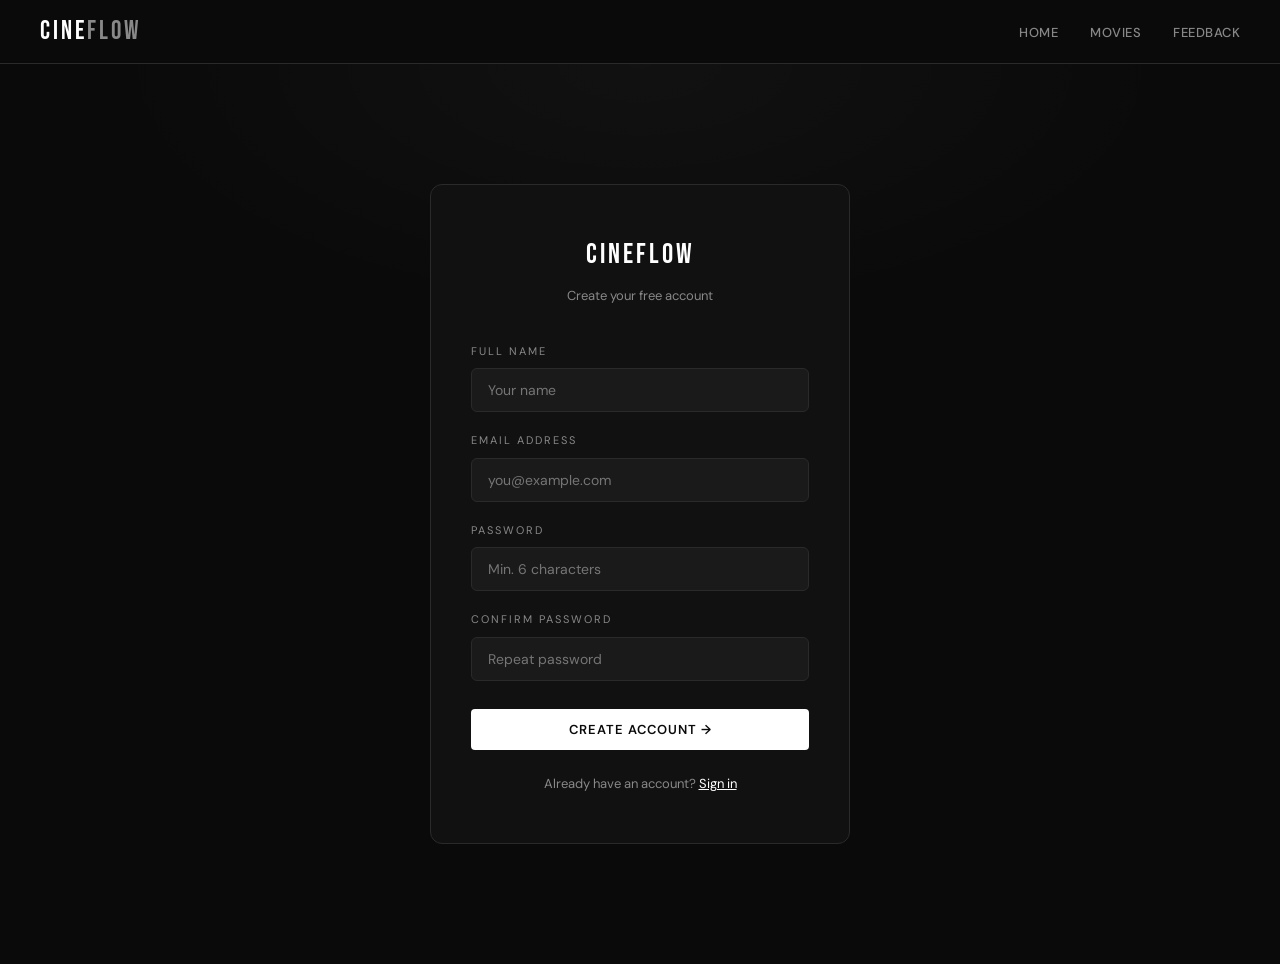
<file: register.html>
<!DOCTYPE html>
<html lang="en">
<head>
  <meta charset="UTF-8" />
  <meta name="viewport" content="width=device-width, initial-scale=1.0" />
  <title>Register – CineFlow</title>




  <link rel="preconnect" href="https://fonts.googleapis.com">
  <link rel="preconnect" href="https://fonts.gstatic.com" crossorigin>
  <link href="https://fonts.googleapis.com/css2?family=Bebas+Neue&family=DM+Sans:wght@300;400;500;600&display=swap" rel="stylesheet">
  <style>
@import url('https://fonts.googleapis.com/css2?family=Bebas+Neue&family=DM+Sans:wght@300;400;500;600&display=swap');

/* =============================
   CineFlow – Global Styles
   ============================= */

:root {
  --bg: #0a0a0a;
  --surface: #111111;
  --surface2: #1a1a1a;
  --border: #2a2a2a;
  --white: #ffffff;
  --gray: #888888;
  --gray2: #555555;
  --accent: #ffffff;
  --danger: #ff4444;
  --success: #44cc88;
  --seat-free: #2a2a2a;
  --seat-sel: #ffffff;
  --seat-taken: #444444;
}

*, *::before, *::after { box-sizing: border-box; margin: 0; padding: 0; }

html { scroll-behavior: smooth; }

body {
  background: var(--bg);
  color: var(--white);
  font-family: 'DM Sans', sans-serif;
  font-size: 15px;
  line-height: 1.6;
  min-height: 100vh;
}

a { color: inherit; text-decoration: none; }
img { max-width: 100%; display: block; }
button { cursor: pointer; font-family: inherit; }
input, textarea { font-family: inherit; }

/* ===== SCROLLBAR ===== */
::-webkit-scrollbar { width: 6px; }
::-webkit-scrollbar-track { background: var(--bg); }
::-webkit-scrollbar-thumb { background: var(--border); border-radius: 3px; }

/* ===== NAVBAR ===== */
.navbar {
  display: flex;
  align-items: center;
  justify-content: space-between;
  padding: 0 40px;
  height: 64px;
  background: var(--bg);
  border-bottom: 1px solid var(--border);
  position: sticky;
  top: 0;
  z-index: 100;
  backdrop-filter: blur(10px);
}

.navbar .logo {
  font-family: 'Bebas Neue', cursive;
  font-size: 26px;
  letter-spacing: 3px;
  color: var(--white);
}

.navbar .logo span { color: var(--gray); }

.nav-links {
  display: flex;
  align-items: center;
  gap: 32px;
  list-style: none;
}

.nav-links a {
  font-size: 13px;
  font-weight: 500;
  letter-spacing: 0.5px;
  color: var(--gray);
  transition: color 0.2s;
  text-transform: uppercase;
}

.nav-links a:hover, .nav-links a.active { color: var(--white); }

.nav-links .btn-nav {
  background: var(--white);
  color: var(--bg);
  padding: 8px 20px;
  border-radius: 4px;
  font-size: 12px;
  font-weight: 600;
  letter-spacing: 1px;
  text-transform: uppercase;
  transition: background 0.2s, color 0.2s;
}

.nav-links .btn-nav:hover { background: var(--gray); color: var(--bg); }

.hamburger { display: none; flex-direction: column; gap: 5px; cursor: pointer; }
.hamburger span { width: 24px; height: 2px; background: var(--white); border-radius: 2px; transition: all 0.3s; }

/* ===== BUTTONS ===== */
.btn {
  display: inline-block;
  padding: 12px 28px;
  border-radius: 4px;
  font-size: 13px;
  font-weight: 600;
  letter-spacing: 1px;
  text-transform: uppercase;
  border: none;
  transition: all 0.2s;
}

.btn-primary {
  background: var(--white);
  color: var(--bg);
}
.btn-primary:hover { background: #ddd; transform: translateY(-1px); }

.btn-outline {
  background: transparent;
  color: var(--white);
  border: 1px solid var(--border);
}
.btn-outline:hover { border-color: var(--white); background: rgba(255,255,255,0.05); }

.btn-danger { background: var(--danger); color: white; }
.btn-danger:hover { background: #cc3333; }

.btn-sm { padding: 8px 16px; font-size: 11px; }

/* ===== HERO ===== */
.hero {
  min-height: 85vh;
  display: flex;
  align-items: center;
  justify-content: center;
  flex-direction: column;
  text-align: center;
  padding: 60px 20px;
  position: relative;
  overflow: hidden;
  background:
    radial-gradient(ellipse 80% 50% at 50% 0%, rgba(255,255,255,0.04) 0%, transparent 70%),
    var(--bg);
}

.hero::before {
  content: 'CINEFLOW';
  position: absolute;
  font-family: 'Bebas Neue', cursive;
  font-size: clamp(80px, 20vw, 280px);
  color: rgba(255,255,255,0.02);
  letter-spacing: 10px;
  pointer-events: none;
  user-select: none;
  z-index: 0;
}

.hero-content { position: relative; z-index: 1; }

.hero-tag {
  display: inline-block;
  font-size: 11px;
  letter-spacing: 4px;
  text-transform: uppercase;
  color: var(--gray);
  border: 1px solid var(--border);
  padding: 6px 16px;
  border-radius: 50px;
  margin-bottom: 28px;
}

.hero h1 {
  font-family: 'Bebas Neue', cursive;
  font-size: clamp(52px, 10vw, 120px);
  line-height: 0.95;
  letter-spacing: 4px;
  margin-bottom: 20px;
}

.hero h1 span { color: var(--gray2); }

.hero p {
  font-size: 16px;
  color: var(--gray);
  max-width: 460px;
  margin: 0 auto 40px;
  line-height: 1.7;
}

/* ===== SEARCH BAR ===== */
.search-bar {
  display: flex;
  max-width: 520px;
  width: 100%;
  margin: 0 auto;
  background: var(--surface);
  border: 1px solid var(--border);
  border-radius: 6px;
  overflow: hidden;
  transition: border-color 0.2s;
}

.search-bar:focus-within { border-color: var(--white); }

.search-bar input {
  flex: 1;
  background: transparent;
  border: none;
  outline: none;
  padding: 14px 20px;
  color: var(--white);
  font-size: 14px;
}

.search-bar input::placeholder { color: var(--gray2); }

.search-bar button {
  background: var(--white);
  color: var(--bg);
  border: none;
  padding: 14px 24px;
  font-size: 13px;
  font-weight: 600;
  letter-spacing: 1px;
  text-transform: uppercase;
  transition: background 0.2s;
}

.search-bar button:hover { background: #ddd; }

/* ===== SECTIONS ===== */
section { padding: 80px 40px; }

.section-header {
  display: flex;
  align-items: flex-end;
  justify-content: space-between;
  margin-bottom: 40px;
}

.section-label {
  font-size: 11px;
  letter-spacing: 4px;
  text-transform: uppercase;
  color: var(--gray);
  margin-bottom: 8px;
}

.section-title {
  font-family: 'Bebas Neue', cursive;
  font-size: clamp(32px, 5vw, 52px);
  letter-spacing: 2px;
  line-height: 1;
}

.divider {
  width: 100%;
  height: 1px;
  background: var(--border);
  margin: 0 0 60px;
}

/* ===== MOVIE CARDS ===== */
.movies-grid {
  display: grid;
  grid-template-columns: repeat(auto-fill, minmax(220px, 1fr));
  gap: 24px;
}

.movie-card {
  background: var(--surface);
  border: 1px solid var(--border);
  border-radius: 8px;
  overflow: hidden;
  transition: transform 0.2s, border-color 0.2s;
}

.movie-card:hover { transform: translateY(-4px); border-color: var(--gray2); }

.movie-card .poster {
  aspect-ratio: 2/3;
  overflow: hidden;
  position: relative;
  background: var(--surface2);
}

.movie-card .poster img {
  width: 100%;
  height: 100%;
  object-fit: cover;
  transition: transform 0.4s;
}

.movie-card:hover .poster img { transform: scale(1.04); }

.movie-card .poster .rating {
  position: absolute;
  top: 12px;
  right: 12px;
  background: rgba(0,0,0,0.8);
  border: 1px solid var(--border);
  padding: 4px 10px;
  border-radius: 50px;
  font-size: 12px;
  font-weight: 600;
}

.movie-card .card-body { padding: 16px; }

.movie-card .genre-tag {
  font-size: 10px;
  letter-spacing: 2px;
  text-transform: uppercase;
  color: var(--gray);
  margin-bottom: 6px;
}

.movie-card .title {
  font-family: 'Bebas Neue', cursive;
  font-size: 20px;
  letter-spacing: 1px;
  margin-bottom: 14px;
}

.movie-card .card-footer {
  display: flex;
  align-items: center;
  justify-content: space-between;
}

.movie-card .price { font-size: 13px; color: var(--gray); }
.movie-card .price strong { color: var(--white); font-size: 16px; }

/* ===== POSTER PLACEHOLDER ===== */
.poster-placeholder {
  width: 100%;
  height: 100%;
  display: flex;
  align-items: center;
  justify-content: center;
  background: var(--surface2);
  flex-direction: column;
  gap: 10px;
  color: var(--gray2);
}

.poster-placeholder .movie-icon { font-size: 48px; }
.poster-placeholder .movie-title-ph {
  font-family: 'Bebas Neue', cursive;
  font-size: 13px;
  letter-spacing: 2px;
  text-align: center;
  padding: 0 10px;
}

/* ===== OFFERS SECTION ===== */
.offers-grid {
  display: grid;
  grid-template-columns: repeat(auto-fill, minmax(280px, 1fr));
  gap: 20px;
}

.offer-card {
  border: 1px solid var(--border);
  border-radius: 8px;
  padding: 28px;
  position: relative;
  overflow: hidden;
  background: var(--surface);
}

.offer-card::before {
  content: '';
  position: absolute;
  top: 0; left: 0; right: 0;
  height: 2px;
  background: var(--white);
}

.offer-code {
  font-family: 'Bebas Neue', cursive;
  font-size: 28px;
  letter-spacing: 3px;
  margin-bottom: 8px;
}

.offer-desc { color: var(--gray); font-size: 13px; margin-bottom: 16px; }

.offer-badge {
  display: inline-block;
  background: var(--white);
  color: var(--bg);
  font-size: 11px;
  font-weight: 700;
  letter-spacing: 1px;
  text-transform: uppercase;
  padding: 4px 12px;
  border-radius: 50px;
}

/* ===== FOOTER ===== */
footer {
  background: var(--surface);
  border-top: 1px solid var(--border);
  padding: 60px 40px 40px;
}

.footer-grid {
  display: grid;
  grid-template-columns: 2fr 1fr 1fr 1fr;
  gap: 40px;
  margin-bottom: 40px;
}

.footer-brand .logo-text {
  font-family: 'Bebas Neue', cursive;
  font-size: 28px;
  letter-spacing: 3px;
  margin-bottom: 12px;
}

.footer-brand p { color: var(--gray); font-size: 13px; line-height: 1.7; max-width: 240px; }

.footer-col h4 {
  font-size: 11px;
  letter-spacing: 3px;
  text-transform: uppercase;
  color: var(--gray);
  margin-bottom: 16px;
}

.footer-col ul { list-style: none; }
.footer-col ul li { margin-bottom: 10px; }
.footer-col ul li a { font-size: 13px; color: var(--gray); transition: color 0.2s; }
.footer-col ul li a:hover { color: var(--white); }

.footer-bottom {
  border-top: 1px solid var(--border);
  padding-top: 24px;
  display: flex;
  justify-content: space-between;
  align-items: center;
}

.footer-bottom p { font-size: 12px; color: var(--gray); }

/* ===== AUTH PAGES ===== */
.auth-page {
  min-height: 100vh;
  display: flex;
  align-items: center;
  justify-content: center;
  padding: 40px 20px;
  background:
    radial-gradient(ellipse 60% 40% at 50% 0%, rgba(255,255,255,0.03) 0%, transparent 70%),
    var(--bg);
}

.auth-box {
  width: 100%;
  max-width: 420px;
  background: var(--surface);
  border: 1px solid var(--border);
  border-radius: 12px;
  padding: 48px 40px;
}

.auth-logo {
  font-family: 'Bebas Neue', cursive;
  font-size: 28px;
  letter-spacing: 3px;
  text-align: center;
  margin-bottom: 8px;
}

.auth-subtitle {
  text-align: center;
  font-size: 13px;
  color: var(--gray);
  margin-bottom: 36px;
}

.form-group { margin-bottom: 20px; }

.form-group label {
  display: block;
  font-size: 11px;
  letter-spacing: 2px;
  text-transform: uppercase;
  color: var(--gray);
  margin-bottom: 8px;
}

.form-group input,
.form-group textarea,
.form-group select {
  width: 100%;
  background: var(--surface2);
  border: 1px solid var(--border);
  border-radius: 6px;
  padding: 12px 16px;
  color: var(--white);
  font-size: 14px;
  outline: none;
  transition: border-color 0.2s;
}

.form-group input:focus,
.form-group textarea:focus,
.form-group select:focus { border-color: var(--white); }

.form-group textarea { resize: vertical; min-height: 120px; }

.form-group select option { background: var(--surface2); }

.auth-footer {
  text-align: center;
  margin-top: 24px;
  font-size: 13px;
  color: var(--gray);
}

.auth-footer a { color: var(--white); text-decoration: underline; }

.toast {
  padding: 10px 16px;
  border-radius: 6px;
  font-size: 13px;
  margin-bottom: 16px;
  text-align: center;
  display: none;
}
.toast.success { background: rgba(68,204,136,0.15); border: 1px solid var(--success); color: var(--success); display: block; }
.toast.error { background: rgba(255,68,68,0.1); border: 1px solid var(--danger); color: var(--danger); display: block; }

/* ===== MOVIE DETAIL ===== */
.movie-detail {
  max-width: 1100px;
  margin: 0 auto;
  padding: 60px 40px;
}

.movie-detail-inner {
  display: grid;
  grid-template-columns: 300px 1fr;
  gap: 60px;
  align-items: start;
}

.detail-poster {
  aspect-ratio: 2/3;
  border-radius: 8px;
  overflow: hidden;
  border: 1px solid var(--border);
  background: var(--surface2);
}

.detail-poster img { width: 100%; height: 100%; object-fit: cover; }

.detail-meta .genre-tag {
  font-size: 11px;
  letter-spacing: 3px;
  text-transform: uppercase;
  color: var(--gray);
  margin-bottom: 12px;
}

.detail-meta h1 {
  font-family: 'Bebas Neue', cursive;
  font-size: clamp(40px, 6vw, 72px);
  letter-spacing: 3px;
  line-height: 0.95;
  margin-bottom: 20px;
}

.detail-stats {
  display: flex;
  gap: 24px;
  flex-wrap: wrap;
  margin-bottom: 24px;
}

.stat {
  display: flex;
  flex-direction: column;
  gap: 4px;
}

.stat-label { font-size: 10px; letter-spacing: 2px; text-transform: uppercase; color: var(--gray); }
.stat-value { font-size: 16px; font-weight: 600; }

.detail-desc { color: var(--gray); font-size: 14px; line-height: 1.8; margin-bottom: 28px; }

.seats-warning {
  display: inline-flex;
  align-items: center;
  gap: 8px;
  padding: 10px 16px;
  background: rgba(255,68,68,0.08);
  border: 1px solid rgba(255,68,68,0.25);
  border-radius: 6px;
  font-size: 13px;
  color: var(--danger);
  margin-bottom: 28px;
}

/* ===== SEATS PAGE ===== */
.seats-page { max-width: 800px; margin: 0 auto; padding: 60px 40px; }
.seats-page h1 { font-family: 'Bebas Neue', cursive; font-size: 48px; letter-spacing: 3px; margin-bottom: 8px; }
.seats-page .sub { color: var(--gray); font-size: 13px; margin-bottom: 40px; }

.screen-bar {
  width: 70%;
  margin: 0 auto 40px;
  height: 4px;
  background: linear-gradient(90deg, transparent, var(--white), transparent);
  border-radius: 2px;
  position: relative;
}

.screen-bar::after {
  content: 'SCREEN';
  position: absolute;
  top: 12px;
  left: 50%;
  transform: translateX(-50%);
  font-size: 10px;
  letter-spacing: 4px;
  color: var(--gray2);
}

.seats-grid {
  display: grid;
  grid-template-columns: repeat(5, 1fr);
  gap: 10px;
  margin-bottom: 40px;
}

.seat {
  aspect-ratio: 1;
  border-radius: 6px;
  background: var(--seat-free);
  border: 1px solid var(--border);
  cursor: pointer;
  display: flex;
  align-items: center;
  justify-content: center;
  font-size: 11px;
  color: var(--gray);
  font-weight: 600;
  transition: all 0.15s;
}

.seat:hover:not(.taken) { border-color: var(--white); }

.seat.selected {
  background: var(--seat-sel);
  color: var(--bg);
  border-color: var(--white);
}

.seat.taken {
  background: var(--seat-taken);
  cursor: not-allowed;
  opacity: 0.4;
  color: var(--gray2);
}

.seat-legend {
  display: flex;
  gap: 24px;
  margin-bottom: 32px;
  flex-wrap: wrap;
}

.legend-item { display: flex; align-items: center; gap: 8px; font-size: 12px; color: var(--gray); }
.legend-dot { width: 14px; height: 14px; border-radius: 3px; flex-shrink: 0; }
.legend-dot.free { background: var(--seat-free); border: 1px solid var(--border); }
.legend-dot.selected { background: var(--white); }
.legend-dot.taken { background: var(--seat-taken); opacity: 0.4; }

.booking-summary {
  background: var(--surface);
  border: 1px solid var(--border);
  border-radius: 8px;
  padding: 24px;
  margin-bottom: 24px;
}

.summary-row { display: flex; justify-content: space-between; padding: 8px 0; }
.summary-row:not(:last-child) { border-bottom: 1px solid var(--border); }
.summary-label { font-size: 13px; color: var(--gray); }
.summary-value { font-size: 13px; font-weight: 600; }
.summary-value.total { font-size: 18px; font-family: 'Bebas Neue', cursive; letter-spacing: 1px; }

/* ===== CONFIRMATION ===== */
.confirmation-page { max-width: 560px; margin: 0 auto; padding: 80px 40px; text-align: center; }

.confirm-icon {
  width: 80px;
  height: 80px;
  border-radius: 50%;
  background: rgba(68,204,136,0.1);
  border: 2px solid var(--success);
  display: flex;
  align-items: center;
  justify-content: center;
  font-size: 36px;
  margin: 0 auto 32px;
}

.confirmation-page h1 {
  font-family: 'Bebas Neue', cursive;
  font-size: 52px;
  letter-spacing: 3px;
  margin-bottom: 12px;
}

.confirmation-page .sub { color: var(--gray); margin-bottom: 40px; }

.ticket-card {
  background: var(--surface);
  border: 1px solid var(--border);
  border-radius: 12px;
  overflow: hidden;
  text-align: left;
  margin-bottom: 32px;
}

.ticket-header {
  background: var(--white);
  color: var(--bg);
  padding: 20px 24px;
  display: flex;
  justify-content: space-between;
  align-items: center;
}

.ticket-header .ticket-logo {
  font-family: 'Bebas Neue', cursive;
  font-size: 20px;
  letter-spacing: 3px;
}

.ticket-header .ticket-id { font-size: 11px; font-weight: 600; letter-spacing: 1px; opacity: 0.6; }

.ticket-body { padding: 24px; }
.ticket-row { display: flex; justify-content: space-between; padding: 10px 0; border-bottom: 1px solid var(--border); }
.ticket-row:last-child { border-bottom: none; }
.ticket-key { font-size: 11px; letter-spacing: 2px; text-transform: uppercase; color: var(--gray); }
.ticket-val { font-size: 14px; font-weight: 600; text-align: right; }

.ticket-divider {
  border: none;
  border-top: 2px dashed var(--border);
  margin: 0;
}

/* ===== FEEDBACK PAGE ===== */
.feedback-page { max-width: 600px; margin: 0 auto; padding: 80px 40px; }
.feedback-page h1 { font-family: 'Bebas Neue', cursive; font-size: 52px; letter-spacing: 3px; margin-bottom: 8px; }
.feedback-page .sub { color: var(--gray); margin-bottom: 40px; }

.star-group { display: flex; gap: 8px; margin-bottom: 24px; }
.star {
  font-size: 28px;
  cursor: pointer;
  color: var(--gray2);
  transition: color 0.15s;
  user-select: none;
}
.star.active { color: var(--white); }

/* ===== ADMIN PAGE ===== */
.admin-layout {
  display: grid;
  grid-template-columns: 220px 1fr;
  min-height: calc(100vh - 64px);
}

.admin-sidebar {
  background: var(--surface);
  border-right: 1px solid var(--border);
  padding: 32px 0;
}

.sidebar-title {
  font-size: 10px;
  letter-spacing: 3px;
  text-transform: uppercase;
  color: var(--gray);
  padding: 0 24px;
  margin-bottom: 16px;
}

.sidebar-nav { list-style: none; }
.sidebar-nav li a {
  display: flex;
  align-items: center;
  gap: 10px;
  padding: 12px 24px;
  font-size: 13px;
  color: var(--gray);
  transition: all 0.2s;
}
.sidebar-nav li a:hover, .sidebar-nav li a.active {
  color: var(--white);
  background: rgba(255,255,255,0.05);
}
.sidebar-nav li a .icon { font-size: 16px; }

.admin-main { padding: 40px; overflow-y: auto; }

.admin-section { display: none; }
.admin-section.active { display: block; }

.admin-header {
  display: flex;
  align-items: center;
  justify-content: space-between;
  margin-bottom: 32px;
}

.admin-header h2 {
  font-family: 'Bebas Neue', cursive;
  font-size: 36px;
  letter-spacing: 2px;
}

/* ===== STATS CARDS ===== */
.stats-row { display: grid; grid-template-columns: repeat(auto-fill, minmax(180px, 1fr)); gap: 20px; margin-bottom: 40px; }
.stat-card {
  background: var(--surface);
  border: 1px solid var(--border);
  border-radius: 8px;
  padding: 24px;
}
.stat-card .s-label { font-size: 10px; letter-spacing: 2px; text-transform: uppercase; color: var(--gray); margin-bottom: 8px; }
.stat-card .s-value { font-family: 'Bebas Neue', cursive; font-size: 36px; letter-spacing: 2px; }

/* ===== TABLE ===== */
.table-wrap { background: var(--surface); border: 1px solid var(--border); border-radius: 8px; overflow: hidden; }

table { width: 100%; border-collapse: collapse; }
thead { background: var(--surface2); }
thead th {
  padding: 14px 16px;
  text-align: left;
  font-size: 10px;
  letter-spacing: 2px;
  text-transform: uppercase;
  color: var(--gray);
  border-bottom: 1px solid var(--border);
}
tbody tr { border-bottom: 1px solid var(--border); transition: background 0.15s; }
tbody tr:last-child { border-bottom: none; }
tbody tr:hover { background: rgba(255,255,255,0.02); }
tbody td { padding: 14px 16px; font-size: 13px; vertical-align: middle; }

.table-poster {
  width: 40px;
  height: 56px;
  border-radius: 4px;
  object-fit: cover;
  background: var(--surface2);
  display: flex;
  align-items: center;
  justify-content: center;
  font-size: 20px;
}

.action-btns { display: flex; gap: 8px; }

/* ===== ADD MOVIE FORM ===== */
.add-movie-form {
  background: var(--surface);
  border: 1px solid var(--border);
  border-radius: 8px;
  padding: 32px;
  margin-bottom: 40px;
}

.form-row {
  display: grid;
  grid-template-columns: 1fr 1fr;
  gap: 20px;
}

/* ===== PAGE HEADER ===== */
.page-header {
  padding: 60px 40px 0;
  max-width: 1200px;
  margin: 0 auto;
}

.page-header h1 { font-family: 'Bebas Neue', cursive; font-size: clamp(40px, 7vw, 72px); letter-spacing: 3px; margin-bottom: 8px; }
.page-header p { color: var(--gray); font-size: 14px; }

/* ===== BREADCRUMB ===== */
.breadcrumb {
  display: flex;
  align-items: center;
  gap: 8px;
  font-size: 12px;
  color: var(--gray);
  margin-bottom: 40px;
}
.breadcrumb a { color: var(--gray); transition: color 0.2s; }
.breadcrumb a:hover { color: var(--white); }
.breadcrumb span { color: var(--gray2); }

/* ===== SEARCH RESULTS ===== */
.search-results-info { font-size: 13px; color: var(--gray); margin-bottom: 24px; }

/* ===== MOBILE ===== */
@media (max-width: 768px) {
  .navbar { padding: 0 20px; }
  .nav-links { display: none; flex-direction: column; position: absolute; top: 64px; left: 0; right: 0; background: var(--surface); border-bottom: 1px solid var(--border); padding: 20px; gap: 16px; }
  .nav-links.open { display: flex; }
  .hamburger { display: flex; }

  section { padding: 60px 20px; }
  .footer-grid { grid-template-columns: 1fr 1fr; }
  .movie-detail-inner { grid-template-columns: 1fr; }
  .detail-poster { max-width: 240px; }
  .admin-layout { grid-template-columns: 1fr; }
  .admin-sidebar { display: none; }
  .form-row { grid-template-columns: 1fr; }
  .seats-grid { grid-template-columns: repeat(4, 1fr); }
  .page-header { padding: 40px 20px 0; }
  .movie-detail { padding: 40px 20px; }
  .seats-page { padding: 40px 20px; }
  .feedback-page { padding: 60px 20px; }
  .confirmation-page { padding: 60px 20px; }
}

@media (max-width: 480px) {
  .footer-grid { grid-template-columns: 1fr; }
  .seats-grid { grid-template-columns: repeat(4, 1fr); }
}
  </style>
</head>
<body>

  <!-- NAVBAR -->
  <nav class="navbar">
    <a href="index.html" class="logo">Cine<span>Flow</span></a>
    <ul class="nav-links" id="nav-links">
      <li><a href="index.html">Home</a></li>
      <li><a href="movies.html">Movies</a></li>
      <li><a href="feedback.html">Feedback</a></li>
    </ul>
    <div class="hamburger"><span></span><span></span><span></span></div>
  </nav>

  <div class="auth-page">
    <div class="auth-box">
      <div class="auth-logo">CineFlow</div>
      <div class="auth-subtitle">Create your free account</div>

      <div class="toast" id="reg-toast"></div>

      <form id="register-form">
        <div class="form-group">
          <label for="reg-name">Full Name</label>
          <input type="text" id="reg-name" placeholder="Your name" required />
        </div>
        <div class="form-group">
          <label for="reg-email">Email Address</label>
          <input type="email" id="reg-email" placeholder="you@example.com" required />
        </div>
        <div class="form-group">
          <label for="reg-pass">Password</label>
          <input type="password" id="reg-pass" placeholder="Min. 6 characters" required />
        </div>
        <div class="form-group">
          <label for="reg-pass2">Confirm Password</label>
          <input type="password" id="reg-pass2" placeholder="Repeat password" required />
        </div>
        <button type="submit" class="btn btn-primary" style="width:100%;margin-top:8px">Create Account →</button>
      </form>

      <div class="auth-footer">
        Already have an account? <a href="login.html">Sign in</a>
      </div>
    </div>
  </div>


  <script>
// ============================================
// CineFlow – script.js
// Vanilla JS: auth, seats, feedback, admin
// ============================================

// ───────────────────────────────────────────
// MOVIES DATA (shared across pages)
// ───────────────────────────────────────────
const MOVIES = [
  { id: 1, title: "Interstellar Void", genre: "Sci-Fi", rating: "8.9", duration: "2h 49m", price: 280, desc: "A crew of astronauts journey through a wormhole near Saturn in search of a new home for humanity as Earth faces extinction. A breathtaking odyssey across time and space.", language: "English", seats_left: 4 },
  { id: 2, title: "Shadow Protocol", genre: "Thriller", rating: "7.8", duration: "2h 12m", price: 240, desc: "A rogue intelligence operative uncovers a global conspiracy that threatens to rewrite history. Every decision leads deeper into the labyrinth.", language: "English", seats_left: 12 },
  { id: 3, title: "The Last Sonata", genre: "Drama", rating: "8.2", duration: "1h 58m", price: 220, desc: "A famed pianist losing his hearing races against time to compose one final masterpiece — a love letter to the music that defined his life.", language: "English", seats_left: 7 },
  { id: 4, title: "Neon Requiem", genre: "Action", rating: "7.5", duration: "2h 05m", price: 260, desc: "In a city where corporations rule and justice is for sale, one ex-detective fights to reclaim the streets from the syndicate that destroyed his family.", language: "English", seats_left: 15 },
  { id: 5, title: "Pale Blue Tide", genre: "Horror", rating: "7.2", duration: "1h 52m", price: 200, desc: "A marine biologist's deep-sea expedition encounters something ancient and sentient. Some discoveries were meant to stay buried in the dark.", language: "English", seats_left: 3 },
  { id: 6, title: "The Grand Cipher", genre: "Mystery", rating: "8.5", duration: "2h 28m", price: 250, desc: "A cryptographer inherits a map containing the locations of seven stolen masterpieces, each guarded by an elaborate puzzle designed by her late grandfather.", language: "English", seats_left: 9 },
];

const EMOJIS = ["🚀", "🔫", "🎹", "⚡", "🌊", "🔍"];

// ───────────────────────────────────────────
// UTILITIES
// ───────────────────────────────────────────
function $(sel, ctx) { return (ctx || document).querySelector(sel); }
function $$(sel, ctx) { return [...(ctx || document).querySelectorAll(sel)]; }

function showToast(id, msg, type) {
  const el = document.getElementById(id);
  if (!el) return;
  el.textContent = msg;
  el.className = 'toast ' + type;
  setTimeout(() => el.classList.remove(type), 3500);
}

function generateId() {
  return 'CF' + Date.now().toString(36).toUpperCase() + Math.random().toString(36).slice(2,5).toUpperCase();
}

// ───────────────────────────────────────────
// NAVBAR – hamburger menu
// ───────────────────────────────────────────
function initNavbar() {
  const hamburger = $('.hamburger');
  const navLinks = $('.nav-links');
  if (!hamburger || !navLinks) return;

  hamburger.addEventListener('click', () => {
    navLinks.classList.toggle('open');
  });

  // Close on outside click
  document.addEventListener('click', (e) => {
    if (!hamburger.contains(e.target) && !navLinks.contains(e.target)) {
      navLinks.classList.remove('open');
    }
  });

  // Highlight active link
  const currentPage = window.location.pathname.split('/').pop() || 'index.html';
  $$('.nav-links a').forEach(a => {
    if (a.getAttribute('href') === currentPage) a.classList.add('active');
  });

  // Show/hide login vs profile
  updateNavAuth();
}

function updateNavAuth() {
  const user = JSON.parse(localStorage.getItem('cf_user') || 'null');
  const loginLink = document.getElementById('nav-login');
  const logoutLink = document.getElementById('nav-logout');
  if (loginLink) loginLink.style.display = user ? 'none' : '';
  if (logoutLink) logoutLink.style.display = user ? '' : 'none';
}

function logout() {
  localStorage.removeItem('cf_user');
  window.location.href = 'index.html';
}

// ───────────────────────────────────────────
// HOME PAGE – search
// ───────────────────────────────────────────
function initSearch() {
  const btn = document.getElementById('search-btn');
  const input = document.getElementById('search-input');
  if (!btn || !input) return;

  function doSearch() {
    const q = input.value.trim();
    if (q) window.location.href = `movies.html?q=${encodeURIComponent(q)}`;
  }

  btn.addEventListener('click', doSearch);
  input.addEventListener('keydown', e => { if (e.key === 'Enter') doSearch(); });
}

// ───────────────────────────────────────────
// MOVIES PAGE
// ───────────────────────────────────────────
function initMoviesPage() {
  const grid = document.getElementById('movies-grid');
  if (!grid) return;

  const params = new URLSearchParams(window.location.search);
  const q = params.get('q') || '';

  const info = document.getElementById('search-results-info');
  let movies = MOVIES;

  if (q) {
    movies = MOVIES.filter(m =>
      m.title.toLowerCase().includes(q.toLowerCase()) ||
      m.genre.toLowerCase().includes(q.toLowerCase())
    );
    if (info) info.textContent = `${movies.length} result${movies.length !== 1 ? 's' : ''} for "${q}"`;
    if (document.getElementById('search-input')) document.getElementById('search-input').value = q;
  } else {
    if (info) info.textContent = `${movies.length} movies now showing`;
  }

  renderMovieCards(grid, movies);
}

function renderMovieCards(grid, movies) {
  if (!movies.length) {
    grid.innerHTML = '<p style="color:var(--gray);grid-column:1/-1;">No movies found.</p>';
    return;
  }
  grid.innerHTML = movies.map((m, i) => `
    <div class="movie-card" style="animation-delay:${i * 0.06}s">
      <div class="poster">
        <div class="poster-placeholder">
          <div class="movie-icon">${EMOJIS[m.id - 1] || '🎬'}</div>
          <div class="movie-title-ph">${m.title}</div>
        </div>
        <div class="rating">⭐ ${m.rating}</div>
      </div>
      <div class="card-body">
        <div class="genre-tag">${m.genre} · ${m.duration}</div>
        <div class="title">${m.title}</div>
        <div class="card-footer">
          <div class="price">From <strong>₹${m.price}</strong></div>
          <a href="movie.html?id=${m.id}" class="btn btn-primary btn-sm">Book</a>
        </div>
      </div>
    </div>
  `).join('');
}

// Home page trending
function initTrending() {
  const grid = document.getElementById('trending-grid');
  if (!grid) return;
  renderMovieCards(grid, MOVIES.slice(0, 3));
}

// ───────────────────────────────────────────
// MOVIE DETAIL PAGE
// ───────────────────────────────────────────
function initMovieDetail() {
  const container = document.getElementById('movie-detail');
  if (!container) return;

  const params = new URLSearchParams(window.location.search);
  const id = parseInt(params.get('id'));
  const movie = MOVIES.find(m => m.id === id);

  if (!movie) {
    container.innerHTML = '<p style="color:var(--gray)">Movie not found.</p>';
    return;
  }

  document.title = `${movie.title} – CineFlow`;

  container.innerHTML = `
    <div class="breadcrumb">
      <a href="movies.html">Movies</a>
      <span>›</span>
      <span>${movie.title}</span>
    </div>
    <div class="movie-detail-inner">
      <div class="detail-poster">
        <div class="poster-placeholder" style="height:100%;min-height:360px;">
          <div class="movie-icon" style="font-size:72px">${EMOJIS[movie.id - 1] || '🎬'}</div>
          <div class="movie-title-ph" style="font-size:16px">${movie.title}</div>
        </div>
      </div>
      <div class="detail-meta">
        <div class="genre-tag">${movie.genre}</div>
        <h1>${movie.title}</h1>
        <div class="detail-stats">
          <div class="stat"><span class="stat-label">Rating</span><span class="stat-value">⭐ ${movie.rating}</span></div>
          <div class="stat"><span class="stat-label">Duration</span><span class="stat-value">${movie.duration}</span></div>
          <div class="stat"><span class="stat-label">Language</span><span class="stat-value">${movie.language}</span></div>
          <div class="stat"><span class="stat-label">Price</span><span class="stat-value">₹${movie.price}</span></div>
        </div>
        <p class="detail-desc">${movie.desc}</p>
        ${movie.seats_left <= 6 ? `<div class="seats-warning">⚠️ Only ${movie.seats_left} seats left! Book now.</div>` : ''}
        <a href="seats.html?id=${movie.id}" class="btn btn-primary">Select Seats →</a>
      </div>
    </div>
  `;
}

// ───────────────────────────────────────────
// REGISTER
// ───────────────────────────────────────────
function initRegister() {
  const form = document.getElementById('register-form');
  if (!form) return;

  form.addEventListener('submit', (e) => {
    e.preventDefault();
    const name = form.querySelector('#reg-name').value.trim();
    const email = form.querySelector('#reg-email').value.trim().toLowerCase();
    const pass = form.querySelector('#reg-pass').value;
    const pass2 = form.querySelector('#reg-pass2').value;

    if (!name || !email || !pass) return showToast('reg-toast', 'All fields are required.', 'error');
    if (pass !== pass2) return showToast('reg-toast', 'Passwords do not match.', 'error');
    if (pass.length < 6) return showToast('reg-toast', 'Password must be at least 6 characters.', 'error');

    const users = JSON.parse(localStorage.getItem('cf_users') || '[]');
    if (users.find(u => u.email === email)) return showToast('reg-toast', 'Email already registered.', 'error');

    users.push({ name, email, pass });
    localStorage.setItem('cf_users', JSON.stringify(users));
    showToast('reg-toast', 'Account created! Redirecting...', 'success');
    setTimeout(() => window.location.href = 'login.html', 1500);
  });
}

// ───────────────────────────────────────────
// LOGIN
// ───────────────────────────────────────────
function initLogin() {
  const form = document.getElementById('login-form');
  if (!form) return;

  form.addEventListener('submit', (e) => {
    e.preventDefault();
    const email = form.querySelector('#login-email').value.trim().toLowerCase();
    const pass = form.querySelector('#login-pass').value;

    // Admin shortcut
    if (email === 'admin@cineflow.com' && pass === 'admin123') {
      localStorage.setItem('cf_user', JSON.stringify({ name: 'Admin', email, role: 'admin' }));
      showToast('login-toast', 'Welcome, Admin! Redirecting...', 'success');
      setTimeout(() => window.location.href = 'admin.html', 1200);
      return;
    }

    const users = JSON.parse(localStorage.getItem('cf_users') || '[]');
    const user = users.find(u => u.email === email && u.pass === pass);

    if (!user) return showToast('login-toast', 'Invalid email or password.', 'error');

    localStorage.setItem('cf_user', JSON.stringify({ name: user.name, email: user.email }));
    showToast('login-toast', `Welcome back, ${user.name}!`, 'success');
    setTimeout(() => window.location.href = 'index.html', 1200);
  });
}

// ───────────────────────────────────────────
// SEAT SELECTION
// ───────────────────────────────────────────
function initSeats() {
  const grid = document.getElementById('seats-grid');
  if (!grid) return;

  const params = new URLSearchParams(window.location.search);
  const id = parseInt(params.get('id'));
  const movie = MOVIES.find(m => m.id === id) || MOVIES[0];

  // Set movie info
  const movieTitle = document.getElementById('seat-movie-title');
  const moviePrice = document.getElementById('seat-movie-price');
  if (movieTitle) movieTitle.textContent = movie.title;
  if (moviePrice) moviePrice.textContent = '₹' + movie.price;

  const totalSeats = 20;
  // Randomly mark some as taken
  const takenSeats = [3, 7, 11, 15, 18];
  let selectedSeats = [];

  // Render seats
  grid.innerHTML = '';
  for (let i = 1; i <= totalSeats; i++) {
    const seat = document.createElement('div');
    seat.className = 'seat';
    seat.textContent = i;
    seat.dataset.seat = i;

    if (takenSeats.includes(i)) {
      seat.classList.add('taken');
      seat.title = 'Already booked';
    } else {
      seat.addEventListener('click', () => toggleSeat(seat, i, movie));
    }

    grid.appendChild(seat);
  }

  function toggleSeat(seatEl, num, movie) {
    if (selectedSeats.includes(num)) {
      selectedSeats = selectedSeats.filter(s => s !== num);
      seatEl.classList.remove('selected');
    } else {
      selectedSeats.push(num);
      seatEl.classList.add('selected');
    }
    updateSummary(movie);
  }

  function updateSummary(movie) {
    const selDisplay = document.getElementById('summary-seats');
    const totalDisplay = document.getElementById('summary-total');
    if (selDisplay) selDisplay.textContent = selectedSeats.length ? selectedSeats.join(', ') : '—';
    if (totalDisplay) totalDisplay.textContent = '₹' + (selectedSeats.length * movie.price);
  }

  // Confirm booking
  const confirmBtn = document.getElementById('confirm-booking');
  if (confirmBtn) {
    confirmBtn.addEventListener('click', () => {
      if (!selectedSeats.length) {
        alert('Please select at least one seat.');
        return;
      }
      const booking = {
        id: generateId(),
        movieId: movie.id,
        movieTitle: movie.title,
        genre: movie.genre,
        seats: selectedSeats,
        price: movie.price,
        total: selectedSeats.length * movie.price,
        date: new Date().toLocaleDateString('en-IN', { day: 'numeric', month: 'short', year: 'numeric' }),
        time: '7:30 PM',
        hall: 'Hall A',
        bookedAt: new Date().toISOString()
      };

      localStorage.setItem('cf_last_booking', JSON.stringify(booking));

      // Save to all bookings list
      const all = JSON.parse(localStorage.getItem('cf_bookings') || '[]');
      all.push(booking);
      localStorage.setItem('cf_bookings', JSON.stringify(all));

      window.location.href = 'confirmation.html';
    });
  }
}

// ───────────────────────────────────────────
// CONFIRMATION PAGE
// ───────────────────────────────────────────
function initConfirmation() {
  const card = document.getElementById('ticket-card');
  if (!card) return;

  const booking = JSON.parse(localStorage.getItem('cf_last_booking') || 'null');
  if (!booking) {
    card.innerHTML = '<p style="color:var(--gray);text-align:center;padding:24px">No booking found.</p>';
    return;
  }

  card.innerHTML = `
    <div class="ticket-header">
      <span class="ticket-logo">CINEFLOW</span>
      <span class="ticket-id">#${booking.id}</span>
    </div>
    <hr class="ticket-divider">
    <div class="ticket-body">
      <div class="ticket-row"><span class="ticket-key">Movie</span><span class="ticket-val">${booking.movieTitle}</span></div>
      <div class="ticket-row"><span class="ticket-key">Genre</span><span class="ticket-val">${booking.genre}</span></div>
      <div class="ticket-row"><span class="ticket-key">Date</span><span class="ticket-val">${booking.date}</span></div>
      <div class="ticket-row"><span class="ticket-key">Show Time</span><span class="ticket-val">${booking.time}</span></div>
      <div class="ticket-row"><span class="ticket-key">Hall</span><span class="ticket-val">${booking.hall}</span></div>
      <div class="ticket-row"><span class="ticket-key">Seats</span><span class="ticket-val">${booking.seats.join(', ')}</span></div>
      <div class="ticket-row"><span class="ticket-key">Amount Paid</span><span class="ticket-val">₹${booking.total}</span></div>
    </div>
  `;
}

// ───────────────────────────────────────────
// FEEDBACK
// ───────────────────────────────────────────
function initFeedback() {
  const form = document.getElementById('feedback-form');
  if (!form) return;

  // Star rating
  let currentRating = 0;
  const stars = $$('.star');

  stars.forEach((star, index) => {
    star.addEventListener('mouseover', () => highlightStars(index + 1));
    star.addEventListener('mouseleave', () => highlightStars(currentRating));
    star.addEventListener('click', () => { currentRating = index + 1; highlightStars(currentRating); });
  });

  function highlightStars(count) {
    stars.forEach((s, i) => { s.classList.toggle('active', i < count); });
  }

  form.addEventListener('submit', (e) => {
    e.preventDefault();
    const name = form.querySelector('#fb-name').value.trim();
    const movie = form.querySelector('#fb-movie').value.trim();
    const text = form.querySelector('#fb-text').value.trim();

    if (!text) return showToast('fb-toast', 'Please enter your feedback.', 'error');

    const feedback = {
      id: generateId(),
      name: name || 'Anonymous',
      movie,
      rating: currentRating,
      text,
      date: new Date().toLocaleDateString('en-IN')
    };

    const all = JSON.parse(localStorage.getItem('cf_feedback') || '[]');
    all.push(feedback);
    localStorage.setItem('cf_feedback', JSON.stringify(all));

    showToast('fb-toast', '🎉 Thank you for your feedback!', 'success');
    form.reset();
    currentRating = 0;
    highlightStars(0);

    renderFeedbackList();
  });

  renderFeedbackList();
}

function renderFeedbackList() {
  const list = document.getElementById('feedback-list');
  if (!list) return;

  const all = JSON.parse(localStorage.getItem('cf_feedback') || '[]').reverse();
  if (!all.length) {
    list.innerHTML = '<p style="color:var(--gray);font-size:13px">No feedback yet. Be the first!</p>';
    return;
  }

  list.innerHTML = all.slice(0, 5).map(f => `
    <div style="background:var(--surface);border:1px solid var(--border);border-radius:8px;padding:20px;margin-bottom:16px">
      <div style="display:flex;justify-content:space-between;align-items:center;margin-bottom:8px">
        <strong style="font-size:14px">${f.name}</strong>
        <span style="font-size:12px;color:var(--gray)">${f.date}</span>
      </div>
      ${f.movie ? `<div style="font-size:11px;color:var(--gray);letter-spacing:2px;text-transform:uppercase;margin-bottom:8px">${f.movie}</div>` : ''}
      ${f.rating ? `<div style="margin-bottom:8px;font-size:14px">${'★'.repeat(f.rating)}${'☆'.repeat(5 - f.rating)}</div>` : ''}
      <p style="font-size:13px;color:var(--gray);line-height:1.7">${f.text}</p>
    </div>
  `).join('');
}

// ───────────────────────────────────────────
// ADMIN PAGE
// ───────────────────────────────────────────
function initAdmin() {
  const sidebar = $$('.sidebar-nav li a');
  if (!sidebar.length) return;

  // Sidebar tab switching
  sidebar.forEach(link => {
    link.addEventListener('click', (e) => {
      e.preventDefault();
      const target = link.dataset.tab;
      if (!target) return;
      sidebar.forEach(l => l.classList.remove('active'));
      link.classList.add('active');
      $$('.admin-section').forEach(sec => sec.classList.remove('active'));
      const sec = document.getElementById(target);
      if (sec) sec.classList.add('active');
    });
  });

  // Load movies table
  loadAdminMoviesTable();
  loadBookingsTable();
  loadAdminStats();

  // Add movie form
  const addForm = document.getElementById('add-movie-form');
  if (addForm) {
    addForm.addEventListener('submit', (e) => {
      e.preventDefault();
      const title = addForm.querySelector('#am-title').value.trim();
      const genre = addForm.querySelector('#am-genre').value.trim();
      const price = addForm.querySelector('#am-price').value;
      if (!title || !genre || !price) return showToast('am-toast', 'All fields required.', 'error');

      const custom = JSON.parse(localStorage.getItem('cf_custom_movies') || '[]');
      const newId = 100 + custom.length + 1;
      custom.push({ id: newId, title, genre, price: parseInt(price), rating: '7.0', duration: '2h 00m', language: 'English', desc: 'Coming soon.', seats_left: 20 });
      localStorage.setItem('cf_custom_movies', JSON.stringify(custom));
      showToast('am-toast', 'Movie added!', 'success');
      addForm.reset();
      loadAdminMoviesTable();
      loadAdminStats();
    });
  }
}

function getAllMovies() {
  const custom = JSON.parse(localStorage.getItem('cf_custom_movies') || '[]');
  return [...MOVIES, ...custom];
}

function loadAdminMoviesTable() {
  const tbody = document.getElementById('movies-tbody');
  if (!tbody) return;

  const movies = getAllMovies();
  tbody.innerHTML = movies.map((m, i) => `
    <tr>
      <td><div class="table-poster">${EMOJIS[m.id - 1] || '🎬'}</div></td>
      <td><strong>${m.title}</strong></td>
      <td>${m.genre}</td>
      <td>₹${m.price}</td>
      <td>⭐ ${m.rating}</td>
      <td>
        <div class="action-btns">
          <button class="btn btn-outline btn-sm" onclick="editMovie(${m.id})">Edit</button>
          <button class="btn btn-danger btn-sm" onclick="deleteMovie(${m.id})">Delete</button>
        </div>
      </td>
    </tr>
  `).join('');
}

function loadBookingsTable() {
  const tbody = document.getElementById('bookings-tbody');
  if (!tbody) return;

  const bookings = JSON.parse(localStorage.getItem('cf_bookings') || '[]').reverse();
  if (!bookings.length) {
    tbody.innerHTML = '<tr><td colspan="6" style="color:var(--gray);text-align:center;padding:32px">No bookings yet.</td></tr>';
    return;
  }

  tbody.innerHTML = bookings.map(b => `
    <tr>
      <td><code style="font-size:11px;color:var(--gray)">#${b.id}</code></td>
      <td>${b.movieTitle}</td>
      <td>${b.seats.join(', ')}</td>
      <td>${b.date}</td>
      <td>₹${b.total}</td>
      <td><span style="color:var(--success);font-size:12px;font-weight:600">✓ Confirmed</span></td>
    </tr>
  `).join('');
}

function loadAdminStats() {
  const movies = getAllMovies();
  const bookings = JSON.parse(localStorage.getItem('cf_bookings') || '[]');
  const users = JSON.parse(localStorage.getItem('cf_users') || '[]');
  const revenue = bookings.reduce((sum, b) => sum + (b.total || 0), 0);

  const set = (id, val) => { const el = document.getElementById(id); if (el) el.textContent = val; };
  set('stat-movies', movies.length);
  set('stat-bookings', bookings.length);
  set('stat-users', users.length);
  set('stat-revenue', '₹' + revenue.toLocaleString('en-IN'));
}

function editMovie(id) {
  const title = prompt('Enter new title for movie ID ' + id + ':');
  if (!title) return;
  const custom = JSON.parse(localStorage.getItem('cf_custom_movies') || '[]');
  const idx = custom.findIndex(m => m.id === id);
  if (idx !== -1) { custom[idx].title = title; localStorage.setItem('cf_custom_movies', JSON.stringify(custom)); }
  loadAdminMoviesTable();
}

function deleteMovie(id) {
  if (!confirm('Delete this movie?')) return;
  const custom = JSON.parse(localStorage.getItem('cf_custom_movies') || '[]');
  const filtered = custom.filter(m => m.id !== id);
  localStorage.setItem('cf_custom_movies', JSON.stringify(filtered));
  // Cannot delete base movies, just show message
  loadAdminMoviesTable();
  loadAdminStats();
  showToast('am-toast', 'Movie removed from list.', 'success');
}

// ───────────────────────────────────────────
// INIT – auto-detect page and run
// ───────────────────────────────────────────
document.addEventListener('DOMContentLoaded', () => {
  initNavbar();
  initSearch();
  initTrending();
  initMoviesPage();
  initMovieDetail();
  initRegister();
  initLogin();
  initSeats();
  initConfirmation();
  initFeedback();
  initAdmin();
});
  </script>
</body>
</html>
</file>
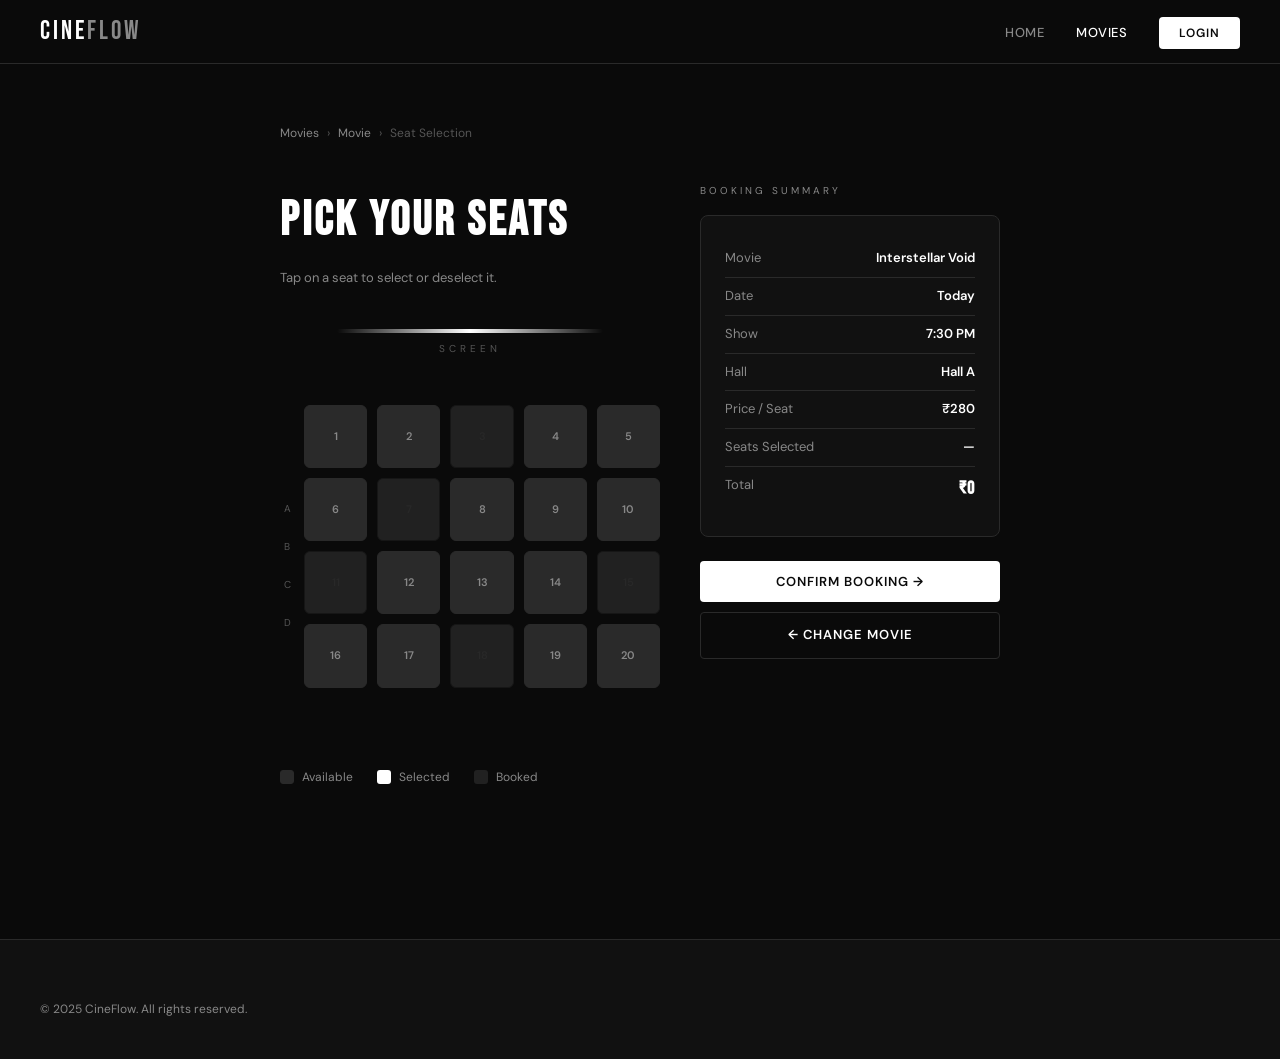
<file: seats.html>
<!DOCTYPE html>
<html lang="en">
<head>
  <meta charset="UTF-8" />
  <meta name="viewport" content="width=device-width, initial-scale=1.0" />
  <title>Select Seats – CineFlow</title>




  <link rel="preconnect" href="https://fonts.googleapis.com">
  <link rel="preconnect" href="https://fonts.gstatic.com" crossorigin>
  <link href="https://fonts.googleapis.com/css2?family=Bebas+Neue&family=DM+Sans:wght@300;400;500;600&display=swap" rel="stylesheet">
  <style>
@import url('https://fonts.googleapis.com/css2?family=Bebas+Neue&family=DM+Sans:wght@300;400;500;600&display=swap');

/* =============================
   CineFlow – Global Styles
   ============================= */

:root {
  --bg: #0a0a0a;
  --surface: #111111;
  --surface2: #1a1a1a;
  --border: #2a2a2a;
  --white: #ffffff;
  --gray: #888888;
  --gray2: #555555;
  --accent: #ffffff;
  --danger: #ff4444;
  --success: #44cc88;
  --seat-free: #2a2a2a;
  --seat-sel: #ffffff;
  --seat-taken: #444444;
}

*, *::before, *::after { box-sizing: border-box; margin: 0; padding: 0; }

html { scroll-behavior: smooth; }

body {
  background: var(--bg);
  color: var(--white);
  font-family: 'DM Sans', sans-serif;
  font-size: 15px;
  line-height: 1.6;
  min-height: 100vh;
}

a { color: inherit; text-decoration: none; }
img { max-width: 100%; display: block; }
button { cursor: pointer; font-family: inherit; }
input, textarea { font-family: inherit; }

/* ===== SCROLLBAR ===== */
::-webkit-scrollbar { width: 6px; }
::-webkit-scrollbar-track { background: var(--bg); }
::-webkit-scrollbar-thumb { background: var(--border); border-radius: 3px; }

/* ===== NAVBAR ===== */
.navbar {
  display: flex;
  align-items: center;
  justify-content: space-between;
  padding: 0 40px;
  height: 64px;
  background: var(--bg);
  border-bottom: 1px solid var(--border);
  position: sticky;
  top: 0;
  z-index: 100;
  backdrop-filter: blur(10px);
}

.navbar .logo {
  font-family: 'Bebas Neue', cursive;
  font-size: 26px;
  letter-spacing: 3px;
  color: var(--white);
}

.navbar .logo span { color: var(--gray); }

.nav-links {
  display: flex;
  align-items: center;
  gap: 32px;
  list-style: none;
}

.nav-links a {
  font-size: 13px;
  font-weight: 500;
  letter-spacing: 0.5px;
  color: var(--gray);
  transition: color 0.2s;
  text-transform: uppercase;
}

.nav-links a:hover, .nav-links a.active { color: var(--white); }

.nav-links .btn-nav {
  background: var(--white);
  color: var(--bg);
  padding: 8px 20px;
  border-radius: 4px;
  font-size: 12px;
  font-weight: 600;
  letter-spacing: 1px;
  text-transform: uppercase;
  transition: background 0.2s, color 0.2s;
}

.nav-links .btn-nav:hover { background: var(--gray); color: var(--bg); }

.hamburger { display: none; flex-direction: column; gap: 5px; cursor: pointer; }
.hamburger span { width: 24px; height: 2px; background: var(--white); border-radius: 2px; transition: all 0.3s; }

/* ===== BUTTONS ===== */
.btn {
  display: inline-block;
  padding: 12px 28px;
  border-radius: 4px;
  font-size: 13px;
  font-weight: 600;
  letter-spacing: 1px;
  text-transform: uppercase;
  border: none;
  transition: all 0.2s;
}

.btn-primary {
  background: var(--white);
  color: var(--bg);
}
.btn-primary:hover { background: #ddd; transform: translateY(-1px); }

.btn-outline {
  background: transparent;
  color: var(--white);
  border: 1px solid var(--border);
}
.btn-outline:hover { border-color: var(--white); background: rgba(255,255,255,0.05); }

.btn-danger { background: var(--danger); color: white; }
.btn-danger:hover { background: #cc3333; }

.btn-sm { padding: 8px 16px; font-size: 11px; }

/* ===== HERO ===== */
.hero {
  min-height: 85vh;
  display: flex;
  align-items: center;
  justify-content: center;
  flex-direction: column;
  text-align: center;
  padding: 60px 20px;
  position: relative;
  overflow: hidden;
  background:
    radial-gradient(ellipse 80% 50% at 50% 0%, rgba(255,255,255,0.04) 0%, transparent 70%),
    var(--bg);
}

.hero::before {
  content: 'CINEFLOW';
  position: absolute;
  font-family: 'Bebas Neue', cursive;
  font-size: clamp(80px, 20vw, 280px);
  color: rgba(255,255,255,0.02);
  letter-spacing: 10px;
  pointer-events: none;
  user-select: none;
  z-index: 0;
}

.hero-content { position: relative; z-index: 1; }

.hero-tag {
  display: inline-block;
  font-size: 11px;
  letter-spacing: 4px;
  text-transform: uppercase;
  color: var(--gray);
  border: 1px solid var(--border);
  padding: 6px 16px;
  border-radius: 50px;
  margin-bottom: 28px;
}

.hero h1 {
  font-family: 'Bebas Neue', cursive;
  font-size: clamp(52px, 10vw, 120px);
  line-height: 0.95;
  letter-spacing: 4px;
  margin-bottom: 20px;
}

.hero h1 span { color: var(--gray2); }

.hero p {
  font-size: 16px;
  color: var(--gray);
  max-width: 460px;
  margin: 0 auto 40px;
  line-height: 1.7;
}

/* ===== SEARCH BAR ===== */
.search-bar {
  display: flex;
  max-width: 520px;
  width: 100%;
  margin: 0 auto;
  background: var(--surface);
  border: 1px solid var(--border);
  border-radius: 6px;
  overflow: hidden;
  transition: border-color 0.2s;
}

.search-bar:focus-within { border-color: var(--white); }

.search-bar input {
  flex: 1;
  background: transparent;
  border: none;
  outline: none;
  padding: 14px 20px;
  color: var(--white);
  font-size: 14px;
}

.search-bar input::placeholder { color: var(--gray2); }

.search-bar button {
  background: var(--white);
  color: var(--bg);
  border: none;
  padding: 14px 24px;
  font-size: 13px;
  font-weight: 600;
  letter-spacing: 1px;
  text-transform: uppercase;
  transition: background 0.2s;
}

.search-bar button:hover { background: #ddd; }

/* ===== SECTIONS ===== */
section { padding: 80px 40px; }

.section-header {
  display: flex;
  align-items: flex-end;
  justify-content: space-between;
  margin-bottom: 40px;
}

.section-label {
  font-size: 11px;
  letter-spacing: 4px;
  text-transform: uppercase;
  color: var(--gray);
  margin-bottom: 8px;
}

.section-title {
  font-family: 'Bebas Neue', cursive;
  font-size: clamp(32px, 5vw, 52px);
  letter-spacing: 2px;
  line-height: 1;
}

.divider {
  width: 100%;
  height: 1px;
  background: var(--border);
  margin: 0 0 60px;
}

/* ===== MOVIE CARDS ===== */
.movies-grid {
  display: grid;
  grid-template-columns: repeat(auto-fill, minmax(220px, 1fr));
  gap: 24px;
}

.movie-card {
  background: var(--surface);
  border: 1px solid var(--border);
  border-radius: 8px;
  overflow: hidden;
  transition: transform 0.2s, border-color 0.2s;
}

.movie-card:hover { transform: translateY(-4px); border-color: var(--gray2); }

.movie-card .poster {
  aspect-ratio: 2/3;
  overflow: hidden;
  position: relative;
  background: var(--surface2);
}

.movie-card .poster img {
  width: 100%;
  height: 100%;
  object-fit: cover;
  transition: transform 0.4s;
}

.movie-card:hover .poster img { transform: scale(1.04); }

.movie-card .poster .rating {
  position: absolute;
  top: 12px;
  right: 12px;
  background: rgba(0,0,0,0.8);
  border: 1px solid var(--border);
  padding: 4px 10px;
  border-radius: 50px;
  font-size: 12px;
  font-weight: 600;
}

.movie-card .card-body { padding: 16px; }

.movie-card .genre-tag {
  font-size: 10px;
  letter-spacing: 2px;
  text-transform: uppercase;
  color: var(--gray);
  margin-bottom: 6px;
}

.movie-card .title {
  font-family: 'Bebas Neue', cursive;
  font-size: 20px;
  letter-spacing: 1px;
  margin-bottom: 14px;
}

.movie-card .card-footer {
  display: flex;
  align-items: center;
  justify-content: space-between;
}

.movie-card .price { font-size: 13px; color: var(--gray); }
.movie-card .price strong { color: var(--white); font-size: 16px; }

/* ===== POSTER PLACEHOLDER ===== */
.poster-placeholder {
  width: 100%;
  height: 100%;
  display: flex;
  align-items: center;
  justify-content: center;
  background: var(--surface2);
  flex-direction: column;
  gap: 10px;
  color: var(--gray2);
}

.poster-placeholder .movie-icon { font-size: 48px; }
.poster-placeholder .movie-title-ph {
  font-family: 'Bebas Neue', cursive;
  font-size: 13px;
  letter-spacing: 2px;
  text-align: center;
  padding: 0 10px;
}

/* ===== OFFERS SECTION ===== */
.offers-grid {
  display: grid;
  grid-template-columns: repeat(auto-fill, minmax(280px, 1fr));
  gap: 20px;
}

.offer-card {
  border: 1px solid var(--border);
  border-radius: 8px;
  padding: 28px;
  position: relative;
  overflow: hidden;
  background: var(--surface);
}

.offer-card::before {
  content: '';
  position: absolute;
  top: 0; left: 0; right: 0;
  height: 2px;
  background: var(--white);
}

.offer-code {
  font-family: 'Bebas Neue', cursive;
  font-size: 28px;
  letter-spacing: 3px;
  margin-bottom: 8px;
}

.offer-desc { color: var(--gray); font-size: 13px; margin-bottom: 16px; }

.offer-badge {
  display: inline-block;
  background: var(--white);
  color: var(--bg);
  font-size: 11px;
  font-weight: 700;
  letter-spacing: 1px;
  text-transform: uppercase;
  padding: 4px 12px;
  border-radius: 50px;
}

/* ===== FOOTER ===== */
footer {
  background: var(--surface);
  border-top: 1px solid var(--border);
  padding: 60px 40px 40px;
}

.footer-grid {
  display: grid;
  grid-template-columns: 2fr 1fr 1fr 1fr;
  gap: 40px;
  margin-bottom: 40px;
}

.footer-brand .logo-text {
  font-family: 'Bebas Neue', cursive;
  font-size: 28px;
  letter-spacing: 3px;
  margin-bottom: 12px;
}

.footer-brand p { color: var(--gray); font-size: 13px; line-height: 1.7; max-width: 240px; }

.footer-col h4 {
  font-size: 11px;
  letter-spacing: 3px;
  text-transform: uppercase;
  color: var(--gray);
  margin-bottom: 16px;
}

.footer-col ul { list-style: none; }
.footer-col ul li { margin-bottom: 10px; }
.footer-col ul li a { font-size: 13px; color: var(--gray); transition: color 0.2s; }
.footer-col ul li a:hover { color: var(--white); }

.footer-bottom {
  border-top: 1px solid var(--border);
  padding-top: 24px;
  display: flex;
  justify-content: space-between;
  align-items: center;
}

.footer-bottom p { font-size: 12px; color: var(--gray); }

/* ===== AUTH PAGES ===== */
.auth-page {
  min-height: 100vh;
  display: flex;
  align-items: center;
  justify-content: center;
  padding: 40px 20px;
  background:
    radial-gradient(ellipse 60% 40% at 50% 0%, rgba(255,255,255,0.03) 0%, transparent 70%),
    var(--bg);
}

.auth-box {
  width: 100%;
  max-width: 420px;
  background: var(--surface);
  border: 1px solid var(--border);
  border-radius: 12px;
  padding: 48px 40px;
}

.auth-logo {
  font-family: 'Bebas Neue', cursive;
  font-size: 28px;
  letter-spacing: 3px;
  text-align: center;
  margin-bottom: 8px;
}

.auth-subtitle {
  text-align: center;
  font-size: 13px;
  color: var(--gray);
  margin-bottom: 36px;
}

.form-group { margin-bottom: 20px; }

.form-group label {
  display: block;
  font-size: 11px;
  letter-spacing: 2px;
  text-transform: uppercase;
  color: var(--gray);
  margin-bottom: 8px;
}

.form-group input,
.form-group textarea,
.form-group select {
  width: 100%;
  background: var(--surface2);
  border: 1px solid var(--border);
  border-radius: 6px;
  padding: 12px 16px;
  color: var(--white);
  font-size: 14px;
  outline: none;
  transition: border-color 0.2s;
}

.form-group input:focus,
.form-group textarea:focus,
.form-group select:focus { border-color: var(--white); }

.form-group textarea { resize: vertical; min-height: 120px; }

.form-group select option { background: var(--surface2); }

.auth-footer {
  text-align: center;
  margin-top: 24px;
  font-size: 13px;
  color: var(--gray);
}

.auth-footer a { color: var(--white); text-decoration: underline; }

.toast {
  padding: 10px 16px;
  border-radius: 6px;
  font-size: 13px;
  margin-bottom: 16px;
  text-align: center;
  display: none;
}
.toast.success { background: rgba(68,204,136,0.15); border: 1px solid var(--success); color: var(--success); display: block; }
.toast.error { background: rgba(255,68,68,0.1); border: 1px solid var(--danger); color: var(--danger); display: block; }

/* ===== MOVIE DETAIL ===== */
.movie-detail {
  max-width: 1100px;
  margin: 0 auto;
  padding: 60px 40px;
}

.movie-detail-inner {
  display: grid;
  grid-template-columns: 300px 1fr;
  gap: 60px;
  align-items: start;
}

.detail-poster {
  aspect-ratio: 2/3;
  border-radius: 8px;
  overflow: hidden;
  border: 1px solid var(--border);
  background: var(--surface2);
}

.detail-poster img { width: 100%; height: 100%; object-fit: cover; }

.detail-meta .genre-tag {
  font-size: 11px;
  letter-spacing: 3px;
  text-transform: uppercase;
  color: var(--gray);
  margin-bottom: 12px;
}

.detail-meta h1 {
  font-family: 'Bebas Neue', cursive;
  font-size: clamp(40px, 6vw, 72px);
  letter-spacing: 3px;
  line-height: 0.95;
  margin-bottom: 20px;
}

.detail-stats {
  display: flex;
  gap: 24px;
  flex-wrap: wrap;
  margin-bottom: 24px;
}

.stat {
  display: flex;
  flex-direction: column;
  gap: 4px;
}

.stat-label { font-size: 10px; letter-spacing: 2px; text-transform: uppercase; color: var(--gray); }
.stat-value { font-size: 16px; font-weight: 600; }

.detail-desc { color: var(--gray); font-size: 14px; line-height: 1.8; margin-bottom: 28px; }

.seats-warning {
  display: inline-flex;
  align-items: center;
  gap: 8px;
  padding: 10px 16px;
  background: rgba(255,68,68,0.08);
  border: 1px solid rgba(255,68,68,0.25);
  border-radius: 6px;
  font-size: 13px;
  color: var(--danger);
  margin-bottom: 28px;
}

/* ===== SEATS PAGE ===== */
.seats-page { max-width: 800px; margin: 0 auto; padding: 60px 40px; }
.seats-page h1 { font-family: 'Bebas Neue', cursive; font-size: 48px; letter-spacing: 3px; margin-bottom: 8px; }
.seats-page .sub { color: var(--gray); font-size: 13px; margin-bottom: 40px; }

.screen-bar {
  width: 70%;
  margin: 0 auto 40px;
  height: 4px;
  background: linear-gradient(90deg, transparent, var(--white), transparent);
  border-radius: 2px;
  position: relative;
}

.screen-bar::after {
  content: 'SCREEN';
  position: absolute;
  top: 12px;
  left: 50%;
  transform: translateX(-50%);
  font-size: 10px;
  letter-spacing: 4px;
  color: var(--gray2);
}

.seats-grid {
  display: grid;
  grid-template-columns: repeat(5, 1fr);
  gap: 10px;
  margin-bottom: 40px;
}

.seat {
  aspect-ratio: 1;
  border-radius: 6px;
  background: var(--seat-free);
  border: 1px solid var(--border);
  cursor: pointer;
  display: flex;
  align-items: center;
  justify-content: center;
  font-size: 11px;
  color: var(--gray);
  font-weight: 600;
  transition: all 0.15s;
}

.seat:hover:not(.taken) { border-color: var(--white); }

.seat.selected {
  background: var(--seat-sel);
  color: var(--bg);
  border-color: var(--white);
}

.seat.taken {
  background: var(--seat-taken);
  cursor: not-allowed;
  opacity: 0.4;
  color: var(--gray2);
}

.seat-legend {
  display: flex;
  gap: 24px;
  margin-bottom: 32px;
  flex-wrap: wrap;
}

.legend-item { display: flex; align-items: center; gap: 8px; font-size: 12px; color: var(--gray); }
.legend-dot { width: 14px; height: 14px; border-radius: 3px; flex-shrink: 0; }
.legend-dot.free { background: var(--seat-free); border: 1px solid var(--border); }
.legend-dot.selected { background: var(--white); }
.legend-dot.taken { background: var(--seat-taken); opacity: 0.4; }

.booking-summary {
  background: var(--surface);
  border: 1px solid var(--border);
  border-radius: 8px;
  padding: 24px;
  margin-bottom: 24px;
}

.summary-row { display: flex; justify-content: space-between; padding: 8px 0; }
.summary-row:not(:last-child) { border-bottom: 1px solid var(--border); }
.summary-label { font-size: 13px; color: var(--gray); }
.summary-value { font-size: 13px; font-weight: 600; }
.summary-value.total { font-size: 18px; font-family: 'Bebas Neue', cursive; letter-spacing: 1px; }

/* ===== CONFIRMATION ===== */
.confirmation-page { max-width: 560px; margin: 0 auto; padding: 80px 40px; text-align: center; }

.confirm-icon {
  width: 80px;
  height: 80px;
  border-radius: 50%;
  background: rgba(68,204,136,0.1);
  border: 2px solid var(--success);
  display: flex;
  align-items: center;
  justify-content: center;
  font-size: 36px;
  margin: 0 auto 32px;
}

.confirmation-page h1 {
  font-family: 'Bebas Neue', cursive;
  font-size: 52px;
  letter-spacing: 3px;
  margin-bottom: 12px;
}

.confirmation-page .sub { color: var(--gray); margin-bottom: 40px; }

.ticket-card {
  background: var(--surface);
  border: 1px solid var(--border);
  border-radius: 12px;
  overflow: hidden;
  text-align: left;
  margin-bottom: 32px;
}

.ticket-header {
  background: var(--white);
  color: var(--bg);
  padding: 20px 24px;
  display: flex;
  justify-content: space-between;
  align-items: center;
}

.ticket-header .ticket-logo {
  font-family: 'Bebas Neue', cursive;
  font-size: 20px;
  letter-spacing: 3px;
}

.ticket-header .ticket-id { font-size: 11px; font-weight: 600; letter-spacing: 1px; opacity: 0.6; }

.ticket-body { padding: 24px; }
.ticket-row { display: flex; justify-content: space-between; padding: 10px 0; border-bottom: 1px solid var(--border); }
.ticket-row:last-child { border-bottom: none; }
.ticket-key { font-size: 11px; letter-spacing: 2px; text-transform: uppercase; color: var(--gray); }
.ticket-val { font-size: 14px; font-weight: 600; text-align: right; }

.ticket-divider {
  border: none;
  border-top: 2px dashed var(--border);
  margin: 0;
}

/* ===== FEEDBACK PAGE ===== */
.feedback-page { max-width: 600px; margin: 0 auto; padding: 80px 40px; }
.feedback-page h1 { font-family: 'Bebas Neue', cursive; font-size: 52px; letter-spacing: 3px; margin-bottom: 8px; }
.feedback-page .sub { color: var(--gray); margin-bottom: 40px; }

.star-group { display: flex; gap: 8px; margin-bottom: 24px; }
.star {
  font-size: 28px;
  cursor: pointer;
  color: var(--gray2);
  transition: color 0.15s;
  user-select: none;
}
.star.active { color: var(--white); }

/* ===== ADMIN PAGE ===== */
.admin-layout {
  display: grid;
  grid-template-columns: 220px 1fr;
  min-height: calc(100vh - 64px);
}

.admin-sidebar {
  background: var(--surface);
  border-right: 1px solid var(--border);
  padding: 32px 0;
}

.sidebar-title {
  font-size: 10px;
  letter-spacing: 3px;
  text-transform: uppercase;
  color: var(--gray);
  padding: 0 24px;
  margin-bottom: 16px;
}

.sidebar-nav { list-style: none; }
.sidebar-nav li a {
  display: flex;
  align-items: center;
  gap: 10px;
  padding: 12px 24px;
  font-size: 13px;
  color: var(--gray);
  transition: all 0.2s;
}
.sidebar-nav li a:hover, .sidebar-nav li a.active {
  color: var(--white);
  background: rgba(255,255,255,0.05);
}
.sidebar-nav li a .icon { font-size: 16px; }

.admin-main { padding: 40px; overflow-y: auto; }

.admin-section { display: none; }
.admin-section.active { display: block; }

.admin-header {
  display: flex;
  align-items: center;
  justify-content: space-between;
  margin-bottom: 32px;
}

.admin-header h2 {
  font-family: 'Bebas Neue', cursive;
  font-size: 36px;
  letter-spacing: 2px;
}

/* ===== STATS CARDS ===== */
.stats-row { display: grid; grid-template-columns: repeat(auto-fill, minmax(180px, 1fr)); gap: 20px; margin-bottom: 40px; }
.stat-card {
  background: var(--surface);
  border: 1px solid var(--border);
  border-radius: 8px;
  padding: 24px;
}
.stat-card .s-label { font-size: 10px; letter-spacing: 2px; text-transform: uppercase; color: var(--gray); margin-bottom: 8px; }
.stat-card .s-value { font-family: 'Bebas Neue', cursive; font-size: 36px; letter-spacing: 2px; }

/* ===== TABLE ===== */
.table-wrap { background: var(--surface); border: 1px solid var(--border); border-radius: 8px; overflow: hidden; }

table { width: 100%; border-collapse: collapse; }
thead { background: var(--surface2); }
thead th {
  padding: 14px 16px;
  text-align: left;
  font-size: 10px;
  letter-spacing: 2px;
  text-transform: uppercase;
  color: var(--gray);
  border-bottom: 1px solid var(--border);
}
tbody tr { border-bottom: 1px solid var(--border); transition: background 0.15s; }
tbody tr:last-child { border-bottom: none; }
tbody tr:hover { background: rgba(255,255,255,0.02); }
tbody td { padding: 14px 16px; font-size: 13px; vertical-align: middle; }

.table-poster {
  width: 40px;
  height: 56px;
  border-radius: 4px;
  object-fit: cover;
  background: var(--surface2);
  display: flex;
  align-items: center;
  justify-content: center;
  font-size: 20px;
}

.action-btns { display: flex; gap: 8px; }

/* ===== ADD MOVIE FORM ===== */
.add-movie-form {
  background: var(--surface);
  border: 1px solid var(--border);
  border-radius: 8px;
  padding: 32px;
  margin-bottom: 40px;
}

.form-row {
  display: grid;
  grid-template-columns: 1fr 1fr;
  gap: 20px;
}

/* ===== PAGE HEADER ===== */
.page-header {
  padding: 60px 40px 0;
  max-width: 1200px;
  margin: 0 auto;
}

.page-header h1 { font-family: 'Bebas Neue', cursive; font-size: clamp(40px, 7vw, 72px); letter-spacing: 3px; margin-bottom: 8px; }
.page-header p { color: var(--gray); font-size: 14px; }

/* ===== BREADCRUMB ===== */
.breadcrumb {
  display: flex;
  align-items: center;
  gap: 8px;
  font-size: 12px;
  color: var(--gray);
  margin-bottom: 40px;
}
.breadcrumb a { color: var(--gray); transition: color 0.2s; }
.breadcrumb a:hover { color: var(--white); }
.breadcrumb span { color: var(--gray2); }

/* ===== SEARCH RESULTS ===== */
.search-results-info { font-size: 13px; color: var(--gray); margin-bottom: 24px; }

/* ===== MOBILE ===== */
@media (max-width: 768px) {
  .navbar { padding: 0 20px; }
  .nav-links { display: none; flex-direction: column; position: absolute; top: 64px; left: 0; right: 0; background: var(--surface); border-bottom: 1px solid var(--border); padding: 20px; gap: 16px; }
  .nav-links.open { display: flex; }
  .hamburger { display: flex; }

  section { padding: 60px 20px; }
  .footer-grid { grid-template-columns: 1fr 1fr; }
  .movie-detail-inner { grid-template-columns: 1fr; }
  .detail-poster { max-width: 240px; }
  .admin-layout { grid-template-columns: 1fr; }
  .admin-sidebar { display: none; }
  .form-row { grid-template-columns: 1fr; }
  .seats-grid { grid-template-columns: repeat(4, 1fr); }
  .page-header { padding: 40px 20px 0; }
  .movie-detail { padding: 40px 20px; }
  .seats-page { padding: 40px 20px; }
  .feedback-page { padding: 60px 20px; }
  .confirmation-page { padding: 60px 20px; }
}

@media (max-width: 480px) {
  .footer-grid { grid-template-columns: 1fr; }
  .seats-grid { grid-template-columns: repeat(4, 1fr); }
}
  </style>
</head>
<body>

  <!-- NAVBAR -->
  <nav class="navbar">
    <a href="index.html" class="logo">Cine<span>Flow</span></a>
    <ul class="nav-links" id="nav-links">
      <li><a href="index.html">Home</a></li>
      <li><a href="movies.html" class="active">Movies</a></li>
      <li id="nav-login"><a href="login.html" class="btn-nav">Login</a></li>
      <li id="nav-logout" style="display:none"><a href="#" onclick="logout()" class="btn-nav">Logout</a></li>
    </ul>
    <div class="hamburger"><span></span><span></span><span></span></div>
  </nav>

  <div class="seats-page">

    <!-- BREADCRUMB -->
    <div class="breadcrumb">
      <a href="movies.html">Movies</a>
      <span>›</span>
      <a href="#" id="breadcrumb-movie">Movie</a>
      <span>›</span>
      <span>Seat Selection</span>
    </div>

    <div style="display:grid;grid-template-columns:1fr 300px;gap:40px;align-items:start">

      <!-- LEFT: Seat Grid -->
      <div>
        <h1>Pick Your Seats</h1>
        <p class="sub">Tap on a seat to select or deselect it.</p>

        <!-- Screen -->
        <div class="screen-bar"></div>
        <div style="height:32px"></div>

        <!-- Row Labels + Grid -->
        <div style="display:grid;grid-template-columns:24px 1fr;gap:0;align-items:center;margin-bottom:40px">
          <div style="display:grid;grid-template-rows:repeat(4,1fr);gap:10px;margin-right:8px">
            <div style="font-size:10px;letter-spacing:2px;color:var(--gray2);writing-mode:horizontal-tb;text-align:center;line-height:2.8">A</div>
            <div style="font-size:10px;letter-spacing:2px;color:var(--gray2);writing-mode:horizontal-tb;text-align:center;line-height:2.8">B</div>
            <div style="font-size:10px;letter-spacing:2px;color:var(--gray2);writing-mode:horizontal-tb;text-align:center;line-height:2.8">C</div>
            <div style="font-size:10px;letter-spacing:2px;color:var(--gray2);writing-mode:horizontal-tb;text-align:center;line-height:2.8">D</div>
          </div>
          <div class="seats-grid" id="seats-grid"></div>
        </div>

        <!-- Legend -->
        <div class="seat-legend">
          <div class="legend-item"><div class="legend-dot free"></div> Available</div>
          <div class="legend-item"><div class="legend-dot selected"></div> Selected</div>
          <div class="legend-item"><div class="legend-dot taken"></div> Booked</div>
        </div>
      </div>

      <!-- RIGHT: Summary -->
      <div style="position:sticky;top:80px">
        <div style="font-size:10px;letter-spacing:3px;text-transform:uppercase;color:var(--gray);margin-bottom:16px">Booking Summary</div>

        <div class="booking-summary">
          <div class="summary-row">
            <span class="summary-label">Movie</span>
            <span class="summary-value" id="seat-movie-title">—</span>
          </div>
          <div class="summary-row">
            <span class="summary-label">Date</span>
            <span class="summary-value">Today</span>
          </div>
          <div class="summary-row">
            <span class="summary-label">Show</span>
            <span class="summary-value">7:30 PM</span>
          </div>
          <div class="summary-row">
            <span class="summary-label">Hall</span>
            <span class="summary-value">Hall A</span>
          </div>
          <div class="summary-row">
            <span class="summary-label">Price / Seat</span>
            <span class="summary-value" id="seat-movie-price">₹—</span>
          </div>
          <div class="summary-row">
            <span class="summary-label">Seats Selected</span>
            <span class="summary-value" id="summary-seats">—</span>
          </div>
          <div class="summary-row">
            <span class="summary-label">Total</span>
            <span class="summary-value total" id="summary-total">₹0</span>
          </div>
        </div>

        <button class="btn btn-primary" id="confirm-booking" style="width:100%">Confirm Booking →</button>
        <a href="movies.html" class="btn btn-outline" style="width:100%;text-align:center;margin-top:10px;display:block">← Change Movie</a>
      </div>
    </div>
  </div>

  <!-- FOOTER -->
  <footer style="margin-top:60px">
    <div class="footer-bottom" style="border-top:none;padding-top:0">
      <p>© 2025 CineFlow. All rights reserved.</p>
    </div>
  </footer>


  <script>
    // Set breadcrumb
    document.addEventListener('DOMContentLoaded', () => {
      const params = new URLSearchParams(window.location.search);
      const id = parseInt(params.get('id'));
      const movie = MOVIES.find(m => m.id === id);
      if (movie) {
        const bc = document.getElementById('breadcrumb-movie');
        if (bc) { bc.textContent = movie.title; bc.href = `movie.html?id=${id}`; }
      }
    });
  </script>
  <script>
// ============================================
// CineFlow – script.js
// Vanilla JS: auth, seats, feedback, admin
// ============================================

// ───────────────────────────────────────────
// MOVIES DATA (shared across pages)
// ───────────────────────────────────────────
const MOVIES = [
  { id: 1, title: "Interstellar Void", genre: "Sci-Fi", rating: "8.9", duration: "2h 49m", price: 280, desc: "A crew of astronauts journey through a wormhole near Saturn in search of a new home for humanity as Earth faces extinction. A breathtaking odyssey across time and space.", language: "English", seats_left: 4 },
  { id: 2, title: "Shadow Protocol", genre: "Thriller", rating: "7.8", duration: "2h 12m", price: 240, desc: "A rogue intelligence operative uncovers a global conspiracy that threatens to rewrite history. Every decision leads deeper into the labyrinth.", language: "English", seats_left: 12 },
  { id: 3, title: "The Last Sonata", genre: "Drama", rating: "8.2", duration: "1h 58m", price: 220, desc: "A famed pianist losing his hearing races against time to compose one final masterpiece — a love letter to the music that defined his life.", language: "English", seats_left: 7 },
  { id: 4, title: "Neon Requiem", genre: "Action", rating: "7.5", duration: "2h 05m", price: 260, desc: "In a city where corporations rule and justice is for sale, one ex-detective fights to reclaim the streets from the syndicate that destroyed his family.", language: "English", seats_left: 15 },
  { id: 5, title: "Pale Blue Tide", genre: "Horror", rating: "7.2", duration: "1h 52m", price: 200, desc: "A marine biologist's deep-sea expedition encounters something ancient and sentient. Some discoveries were meant to stay buried in the dark.", language: "English", seats_left: 3 },
  { id: 6, title: "The Grand Cipher", genre: "Mystery", rating: "8.5", duration: "2h 28m", price: 250, desc: "A cryptographer inherits a map containing the locations of seven stolen masterpieces, each guarded by an elaborate puzzle designed by her late grandfather.", language: "English", seats_left: 9 },
];

const EMOJIS = ["🚀", "🔫", "🎹", "⚡", "🌊", "🔍"];

// ───────────────────────────────────────────
// UTILITIES
// ───────────────────────────────────────────
function $(sel, ctx) { return (ctx || document).querySelector(sel); }
function $$(sel, ctx) { return [...(ctx || document).querySelectorAll(sel)]; }

function showToast(id, msg, type) {
  const el = document.getElementById(id);
  if (!el) return;
  el.textContent = msg;
  el.className = 'toast ' + type;
  setTimeout(() => el.classList.remove(type), 3500);
}

function generateId() {
  return 'CF' + Date.now().toString(36).toUpperCase() + Math.random().toString(36).slice(2,5).toUpperCase();
}

// ───────────────────────────────────────────
// NAVBAR – hamburger menu
// ───────────────────────────────────────────
function initNavbar() {
  const hamburger = $('.hamburger');
  const navLinks = $('.nav-links');
  if (!hamburger || !navLinks) return;

  hamburger.addEventListener('click', () => {
    navLinks.classList.toggle('open');
  });

  // Close on outside click
  document.addEventListener('click', (e) => {
    if (!hamburger.contains(e.target) && !navLinks.contains(e.target)) {
      navLinks.classList.remove('open');
    }
  });

  // Highlight active link
  const currentPage = window.location.pathname.split('/').pop() || 'index.html';
  $$('.nav-links a').forEach(a => {
    if (a.getAttribute('href') === currentPage) a.classList.add('active');
  });

  // Show/hide login vs profile
  updateNavAuth();
}

function updateNavAuth() {
  const user = JSON.parse(localStorage.getItem('cf_user') || 'null');
  const loginLink = document.getElementById('nav-login');
  const logoutLink = document.getElementById('nav-logout');
  if (loginLink) loginLink.style.display = user ? 'none' : '';
  if (logoutLink) logoutLink.style.display = user ? '' : 'none';
}

function logout() {
  localStorage.removeItem('cf_user');
  window.location.href = 'index.html';
}

// ───────────────────────────────────────────
// HOME PAGE – search
// ───────────────────────────────────────────
function initSearch() {
  const btn = document.getElementById('search-btn');
  const input = document.getElementById('search-input');
  if (!btn || !input) return;

  function doSearch() {
    const q = input.value.trim();
    if (q) window.location.href = `movies.html?q=${encodeURIComponent(q)}`;
  }

  btn.addEventListener('click', doSearch);
  input.addEventListener('keydown', e => { if (e.key === 'Enter') doSearch(); });
}

// ───────────────────────────────────────────
// MOVIES PAGE
// ───────────────────────────────────────────
function initMoviesPage() {
  const grid = document.getElementById('movies-grid');
  if (!grid) return;

  const params = new URLSearchParams(window.location.search);
  const q = params.get('q') || '';

  const info = document.getElementById('search-results-info');
  let movies = MOVIES;

  if (q) {
    movies = MOVIES.filter(m =>
      m.title.toLowerCase().includes(q.toLowerCase()) ||
      m.genre.toLowerCase().includes(q.toLowerCase())
    );
    if (info) info.textContent = `${movies.length} result${movies.length !== 1 ? 's' : ''} for "${q}"`;
    if (document.getElementById('search-input')) document.getElementById('search-input').value = q;
  } else {
    if (info) info.textContent = `${movies.length} movies now showing`;
  }

  renderMovieCards(grid, movies);
}

function renderMovieCards(grid, movies) {
  if (!movies.length) {
    grid.innerHTML = '<p style="color:var(--gray);grid-column:1/-1;">No movies found.</p>';
    return;
  }
  grid.innerHTML = movies.map((m, i) => `
    <div class="movie-card" style="animation-delay:${i * 0.06}s">
      <div class="poster">
        <div class="poster-placeholder">
          <div class="movie-icon">${EMOJIS[m.id - 1] || '🎬'}</div>
          <div class="movie-title-ph">${m.title}</div>
        </div>
        <div class="rating">⭐ ${m.rating}</div>
      </div>
      <div class="card-body">
        <div class="genre-tag">${m.genre} · ${m.duration}</div>
        <div class="title">${m.title}</div>
        <div class="card-footer">
          <div class="price">From <strong>₹${m.price}</strong></div>
          <a href="movie.html?id=${m.id}" class="btn btn-primary btn-sm">Book</a>
        </div>
      </div>
    </div>
  `).join('');
}

// Home page trending
function initTrending() {
  const grid = document.getElementById('trending-grid');
  if (!grid) return;
  renderMovieCards(grid, MOVIES.slice(0, 3));
}

// ───────────────────────────────────────────
// MOVIE DETAIL PAGE
// ───────────────────────────────────────────
function initMovieDetail() {
  const container = document.getElementById('movie-detail');
  if (!container) return;

  const params = new URLSearchParams(window.location.search);
  const id = parseInt(params.get('id'));
  const movie = MOVIES.find(m => m.id === id);

  if (!movie) {
    container.innerHTML = '<p style="color:var(--gray)">Movie not found.</p>';
    return;
  }

  document.title = `${movie.title} – CineFlow`;

  container.innerHTML = `
    <div class="breadcrumb">
      <a href="movies.html">Movies</a>
      <span>›</span>
      <span>${movie.title}</span>
    </div>
    <div class="movie-detail-inner">
      <div class="detail-poster">
        <div class="poster-placeholder" style="height:100%;min-height:360px;">
          <div class="movie-icon" style="font-size:72px">${EMOJIS[movie.id - 1] || '🎬'}</div>
          <div class="movie-title-ph" style="font-size:16px">${movie.title}</div>
        </div>
      </div>
      <div class="detail-meta">
        <div class="genre-tag">${movie.genre}</div>
        <h1>${movie.title}</h1>
        <div class="detail-stats">
          <div class="stat"><span class="stat-label">Rating</span><span class="stat-value">⭐ ${movie.rating}</span></div>
          <div class="stat"><span class="stat-label">Duration</span><span class="stat-value">${movie.duration}</span></div>
          <div class="stat"><span class="stat-label">Language</span><span class="stat-value">${movie.language}</span></div>
          <div class="stat"><span class="stat-label">Price</span><span class="stat-value">₹${movie.price}</span></div>
        </div>
        <p class="detail-desc">${movie.desc}</p>
        ${movie.seats_left <= 6 ? `<div class="seats-warning">⚠️ Only ${movie.seats_left} seats left! Book now.</div>` : ''}
        <a href="seats.html?id=${movie.id}" class="btn btn-primary">Select Seats →</a>
      </div>
    </div>
  `;
}

// ───────────────────────────────────────────
// REGISTER
// ───────────────────────────────────────────
function initRegister() {
  const form = document.getElementById('register-form');
  if (!form) return;

  form.addEventListener('submit', (e) => {
    e.preventDefault();
    const name = form.querySelector('#reg-name').value.trim();
    const email = form.querySelector('#reg-email').value.trim().toLowerCase();
    const pass = form.querySelector('#reg-pass').value;
    const pass2 = form.querySelector('#reg-pass2').value;

    if (!name || !email || !pass) return showToast('reg-toast', 'All fields are required.', 'error');
    if (pass !== pass2) return showToast('reg-toast', 'Passwords do not match.', 'error');
    if (pass.length < 6) return showToast('reg-toast', 'Password must be at least 6 characters.', 'error');

    const users = JSON.parse(localStorage.getItem('cf_users') || '[]');
    if (users.find(u => u.email === email)) return showToast('reg-toast', 'Email already registered.', 'error');

    users.push({ name, email, pass });
    localStorage.setItem('cf_users', JSON.stringify(users));
    showToast('reg-toast', 'Account created! Redirecting...', 'success');
    setTimeout(() => window.location.href = 'login.html', 1500);
  });
}

// ───────────────────────────────────────────
// LOGIN
// ───────────────────────────────────────────
function initLogin() {
  const form = document.getElementById('login-form');
  if (!form) return;

  form.addEventListener('submit', (e) => {
    e.preventDefault();
    const email = form.querySelector('#login-email').value.trim().toLowerCase();
    const pass = form.querySelector('#login-pass').value;

    // Admin shortcut
    if (email === 'admin@cineflow.com' && pass === 'admin123') {
      localStorage.setItem('cf_user', JSON.stringify({ name: 'Admin', email, role: 'admin' }));
      showToast('login-toast', 'Welcome, Admin! Redirecting...', 'success');
      setTimeout(() => window.location.href = 'admin.html', 1200);
      return;
    }

    const users = JSON.parse(localStorage.getItem('cf_users') || '[]');
    const user = users.find(u => u.email === email && u.pass === pass);

    if (!user) return showToast('login-toast', 'Invalid email or password.', 'error');

    localStorage.setItem('cf_user', JSON.stringify({ name: user.name, email: user.email }));
    showToast('login-toast', `Welcome back, ${user.name}!`, 'success');
    setTimeout(() => window.location.href = 'index.html', 1200);
  });
}

// ───────────────────────────────────────────
// SEAT SELECTION
// ───────────────────────────────────────────
function initSeats() {
  const grid = document.getElementById('seats-grid');
  if (!grid) return;

  const params = new URLSearchParams(window.location.search);
  const id = parseInt(params.get('id'));
  const movie = MOVIES.find(m => m.id === id) || MOVIES[0];

  // Set movie info
  const movieTitle = document.getElementById('seat-movie-title');
  const moviePrice = document.getElementById('seat-movie-price');
  if (movieTitle) movieTitle.textContent = movie.title;
  if (moviePrice) moviePrice.textContent = '₹' + movie.price;

  const totalSeats = 20;
  // Randomly mark some as taken
  const takenSeats = [3, 7, 11, 15, 18];
  let selectedSeats = [];

  // Render seats
  grid.innerHTML = '';
  for (let i = 1; i <= totalSeats; i++) {
    const seat = document.createElement('div');
    seat.className = 'seat';
    seat.textContent = i;
    seat.dataset.seat = i;

    if (takenSeats.includes(i)) {
      seat.classList.add('taken');
      seat.title = 'Already booked';
    } else {
      seat.addEventListener('click', () => toggleSeat(seat, i, movie));
    }

    grid.appendChild(seat);
  }

  function toggleSeat(seatEl, num, movie) {
    if (selectedSeats.includes(num)) {
      selectedSeats = selectedSeats.filter(s => s !== num);
      seatEl.classList.remove('selected');
    } else {
      selectedSeats.push(num);
      seatEl.classList.add('selected');
    }
    updateSummary(movie);
  }

  function updateSummary(movie) {
    const selDisplay = document.getElementById('summary-seats');
    const totalDisplay = document.getElementById('summary-total');
    if (selDisplay) selDisplay.textContent = selectedSeats.length ? selectedSeats.join(', ') : '—';
    if (totalDisplay) totalDisplay.textContent = '₹' + (selectedSeats.length * movie.price);
  }

  // Confirm booking
  const confirmBtn = document.getElementById('confirm-booking');
  if (confirmBtn) {
    confirmBtn.addEventListener('click', () => {
      if (!selectedSeats.length) {
        alert('Please select at least one seat.');
        return;
      }
      const booking = {
        id: generateId(),
        movieId: movie.id,
        movieTitle: movie.title,
        genre: movie.genre,
        seats: selectedSeats,
        price: movie.price,
        total: selectedSeats.length * movie.price,
        date: new Date().toLocaleDateString('en-IN', { day: 'numeric', month: 'short', year: 'numeric' }),
        time: '7:30 PM',
        hall: 'Hall A',
        bookedAt: new Date().toISOString()
      };

      localStorage.setItem('cf_last_booking', JSON.stringify(booking));

      // Save to all bookings list
      const all = JSON.parse(localStorage.getItem('cf_bookings') || '[]');
      all.push(booking);
      localStorage.setItem('cf_bookings', JSON.stringify(all));

      window.location.href = 'confirmation.html';
    });
  }
}

// ───────────────────────────────────────────
// CONFIRMATION PAGE
// ───────────────────────────────────────────
function initConfirmation() {
  const card = document.getElementById('ticket-card');
  if (!card) return;

  const booking = JSON.parse(localStorage.getItem('cf_last_booking') || 'null');
  if (!booking) {
    card.innerHTML = '<p style="color:var(--gray);text-align:center;padding:24px">No booking found.</p>';
    return;
  }

  card.innerHTML = `
    <div class="ticket-header">
      <span class="ticket-logo">CINEFLOW</span>
      <span class="ticket-id">#${booking.id}</span>
    </div>
    <hr class="ticket-divider">
    <div class="ticket-body">
      <div class="ticket-row"><span class="ticket-key">Movie</span><span class="ticket-val">${booking.movieTitle}</span></div>
      <div class="ticket-row"><span class="ticket-key">Genre</span><span class="ticket-val">${booking.genre}</span></div>
      <div class="ticket-row"><span class="ticket-key">Date</span><span class="ticket-val">${booking.date}</span></div>
      <div class="ticket-row"><span class="ticket-key">Show Time</span><span class="ticket-val">${booking.time}</span></div>
      <div class="ticket-row"><span class="ticket-key">Hall</span><span class="ticket-val">${booking.hall}</span></div>
      <div class="ticket-row"><span class="ticket-key">Seats</span><span class="ticket-val">${booking.seats.join(', ')}</span></div>
      <div class="ticket-row"><span class="ticket-key">Amount Paid</span><span class="ticket-val">₹${booking.total}</span></div>
    </div>
  `;
}

// ───────────────────────────────────────────
// FEEDBACK
// ───────────────────────────────────────────
function initFeedback() {
  const form = document.getElementById('feedback-form');
  if (!form) return;

  // Star rating
  let currentRating = 0;
  const stars = $$('.star');

  stars.forEach((star, index) => {
    star.addEventListener('mouseover', () => highlightStars(index + 1));
    star.addEventListener('mouseleave', () => highlightStars(currentRating));
    star.addEventListener('click', () => { currentRating = index + 1; highlightStars(currentRating); });
  });

  function highlightStars(count) {
    stars.forEach((s, i) => { s.classList.toggle('active', i < count); });
  }

  form.addEventListener('submit', (e) => {
    e.preventDefault();
    const name = form.querySelector('#fb-name').value.trim();
    const movie = form.querySelector('#fb-movie').value.trim();
    const text = form.querySelector('#fb-text').value.trim();

    if (!text) return showToast('fb-toast', 'Please enter your feedback.', 'error');

    const feedback = {
      id: generateId(),
      name: name || 'Anonymous',
      movie,
      rating: currentRating,
      text,
      date: new Date().toLocaleDateString('en-IN')
    };

    const all = JSON.parse(localStorage.getItem('cf_feedback') || '[]');
    all.push(feedback);
    localStorage.setItem('cf_feedback', JSON.stringify(all));

    showToast('fb-toast', '🎉 Thank you for your feedback!', 'success');
    form.reset();
    currentRating = 0;
    highlightStars(0);

    renderFeedbackList();
  });

  renderFeedbackList();
}

function renderFeedbackList() {
  const list = document.getElementById('feedback-list');
  if (!list) return;

  const all = JSON.parse(localStorage.getItem('cf_feedback') || '[]').reverse();
  if (!all.length) {
    list.innerHTML = '<p style="color:var(--gray);font-size:13px">No feedback yet. Be the first!</p>';
    return;
  }

  list.innerHTML = all.slice(0, 5).map(f => `
    <div style="background:var(--surface);border:1px solid var(--border);border-radius:8px;padding:20px;margin-bottom:16px">
      <div style="display:flex;justify-content:space-between;align-items:center;margin-bottom:8px">
        <strong style="font-size:14px">${f.name}</strong>
        <span style="font-size:12px;color:var(--gray)">${f.date}</span>
      </div>
      ${f.movie ? `<div style="font-size:11px;color:var(--gray);letter-spacing:2px;text-transform:uppercase;margin-bottom:8px">${f.movie}</div>` : ''}
      ${f.rating ? `<div style="margin-bottom:8px;font-size:14px">${'★'.repeat(f.rating)}${'☆'.repeat(5 - f.rating)}</div>` : ''}
      <p style="font-size:13px;color:var(--gray);line-height:1.7">${f.text}</p>
    </div>
  `).join('');
}

// ───────────────────────────────────────────
// ADMIN PAGE
// ───────────────────────────────────────────
function initAdmin() {
  const sidebar = $$('.sidebar-nav li a');
  if (!sidebar.length) return;

  // Sidebar tab switching
  sidebar.forEach(link => {
    link.addEventListener('click', (e) => {
      e.preventDefault();
      const target = link.dataset.tab;
      if (!target) return;
      sidebar.forEach(l => l.classList.remove('active'));
      link.classList.add('active');
      $$('.admin-section').forEach(sec => sec.classList.remove('active'));
      const sec = document.getElementById(target);
      if (sec) sec.classList.add('active');
    });
  });

  // Load movies table
  loadAdminMoviesTable();
  loadBookingsTable();
  loadAdminStats();

  // Add movie form
  const addForm = document.getElementById('add-movie-form');
  if (addForm) {
    addForm.addEventListener('submit', (e) => {
      e.preventDefault();
      const title = addForm.querySelector('#am-title').value.trim();
      const genre = addForm.querySelector('#am-genre').value.trim();
      const price = addForm.querySelector('#am-price').value;
      if (!title || !genre || !price) return showToast('am-toast', 'All fields required.', 'error');

      const custom = JSON.parse(localStorage.getItem('cf_custom_movies') || '[]');
      const newId = 100 + custom.length + 1;
      custom.push({ id: newId, title, genre, price: parseInt(price), rating: '7.0', duration: '2h 00m', language: 'English', desc: 'Coming soon.', seats_left: 20 });
      localStorage.setItem('cf_custom_movies', JSON.stringify(custom));
      showToast('am-toast', 'Movie added!', 'success');
      addForm.reset();
      loadAdminMoviesTable();
      loadAdminStats();
    });
  }
}

function getAllMovies() {
  const custom = JSON.parse(localStorage.getItem('cf_custom_movies') || '[]');
  return [...MOVIES, ...custom];
}

function loadAdminMoviesTable() {
  const tbody = document.getElementById('movies-tbody');
  if (!tbody) return;

  const movies = getAllMovies();
  tbody.innerHTML = movies.map((m, i) => `
    <tr>
      <td><div class="table-poster">${EMOJIS[m.id - 1] || '🎬'}</div></td>
      <td><strong>${m.title}</strong></td>
      <td>${m.genre}</td>
      <td>₹${m.price}</td>
      <td>⭐ ${m.rating}</td>
      <td>
        <div class="action-btns">
          <button class="btn btn-outline btn-sm" onclick="editMovie(${m.id})">Edit</button>
          <button class="btn btn-danger btn-sm" onclick="deleteMovie(${m.id})">Delete</button>
        </div>
      </td>
    </tr>
  `).join('');
}

function loadBookingsTable() {
  const tbody = document.getElementById('bookings-tbody');
  if (!tbody) return;

  const bookings = JSON.parse(localStorage.getItem('cf_bookings') || '[]').reverse();
  if (!bookings.length) {
    tbody.innerHTML = '<tr><td colspan="6" style="color:var(--gray);text-align:center;padding:32px">No bookings yet.</td></tr>';
    return;
  }

  tbody.innerHTML = bookings.map(b => `
    <tr>
      <td><code style="font-size:11px;color:var(--gray)">#${b.id}</code></td>
      <td>${b.movieTitle}</td>
      <td>${b.seats.join(', ')}</td>
      <td>${b.date}</td>
      <td>₹${b.total}</td>
      <td><span style="color:var(--success);font-size:12px;font-weight:600">✓ Confirmed</span></td>
    </tr>
  `).join('');
}

function loadAdminStats() {
  const movies = getAllMovies();
  const bookings = JSON.parse(localStorage.getItem('cf_bookings') || '[]');
  const users = JSON.parse(localStorage.getItem('cf_users') || '[]');
  const revenue = bookings.reduce((sum, b) => sum + (b.total || 0), 0);

  const set = (id, val) => { const el = document.getElementById(id); if (el) el.textContent = val; };
  set('stat-movies', movies.length);
  set('stat-bookings', bookings.length);
  set('stat-users', users.length);
  set('stat-revenue', '₹' + revenue.toLocaleString('en-IN'));
}

function editMovie(id) {
  const title = prompt('Enter new title for movie ID ' + id + ':');
  if (!title) return;
  const custom = JSON.parse(localStorage.getItem('cf_custom_movies') || '[]');
  const idx = custom.findIndex(m => m.id === id);
  if (idx !== -1) { custom[idx].title = title; localStorage.setItem('cf_custom_movies', JSON.stringify(custom)); }
  loadAdminMoviesTable();
}

function deleteMovie(id) {
  if (!confirm('Delete this movie?')) return;
  const custom = JSON.parse(localStorage.getItem('cf_custom_movies') || '[]');
  const filtered = custom.filter(m => m.id !== id);
  localStorage.setItem('cf_custom_movies', JSON.stringify(filtered));
  // Cannot delete base movies, just show message
  loadAdminMoviesTable();
  loadAdminStats();
  showToast('am-toast', 'Movie removed from list.', 'success');
}

// ───────────────────────────────────────────
// INIT – auto-detect page and run
// ───────────────────────────────────────────
document.addEventListener('DOMContentLoaded', () => {
  initNavbar();
  initSearch();
  initTrending();
  initMoviesPage();
  initMovieDetail();
  initRegister();
  initLogin();
  initSeats();
  initConfirmation();
  initFeedback();
  initAdmin();
});
  </script>
</body>
</html>
</file>
